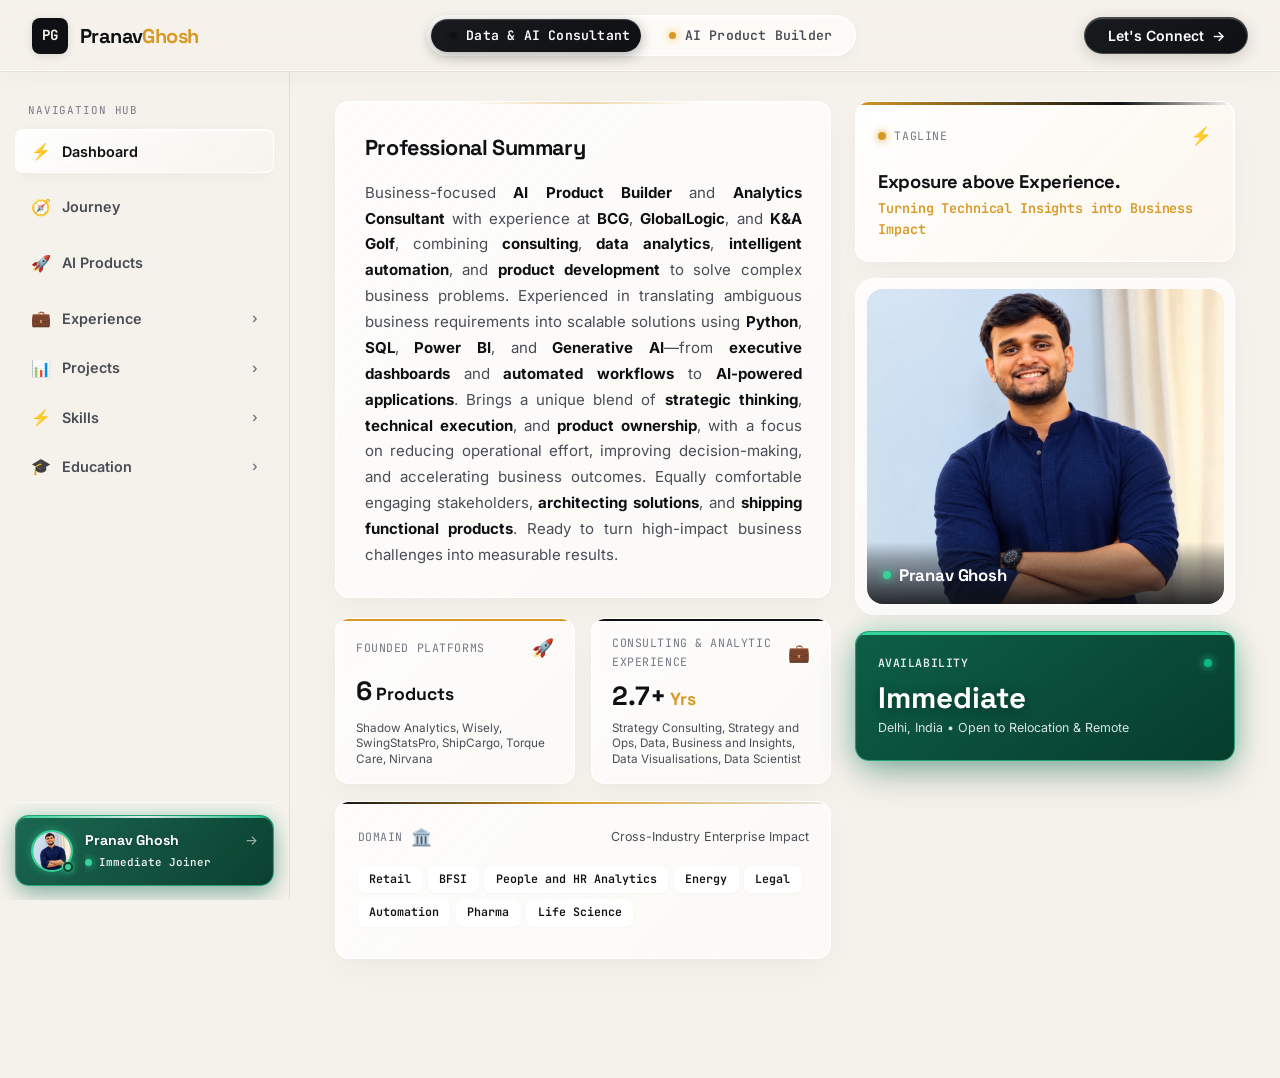
<file: index.html>
<!DOCTYPE html>
<html lang="en">
<head>
  <meta charset="UTF-8">
  <meta name="viewport" content="width=device-width, initial-scale=1.0">
  <title>Pranav Ghosh — Data &amp; AI Consultant | AI Product Builder</title>
  
  <!-- SEO & Social Meta -->
  <meta name="description" content="Dashboard Portfolio of Pranav Ghosh — Data & AI Consultant at Boston Consulting Group (BCG) and AI Product Builder. Specializing in SQL, Python, Power BI, Machine Learning, and GenAI.">
  <meta name="keywords" content="Pranav Ghosh, Data & AI Consultant, BCG, AI Product Builder, Torque Care, Niravana, Shadow Analytics, Power BI, Python, SQL, M.Sc Data Science">
  <meta name="author" content="Pranav Ghosh">

  <!-- OpenGraph Metadata -->
  <meta property="og:title" content="Pranav Ghosh — Data &amp; AI Consultant | AI Product Builder">
  <meta property="og:description" content="Executive Dashboard Portfolio of Pranav Ghosh. Experience at BCG & GlobalLogic, founder of Torque Care, Niravana, and Shadow Analytics.">
  <meta property="og:type" content="website">

  <!-- Favicon Glyph -->
  <link rel="icon" href="data:image/svg+xml,<svg xmlns=%22http://www.w3.org/2000/svg%22 viewBox=%220 0 100 100%22><text y=%22.9em%22 font-size=%2290%22>⚡</text></svg>">

  <!-- Google Fonts -->
  <link rel="preconnect" href="https://fonts.googleapis.com">
  <link href="https://fonts.googleapis.com/css2?family=Caveat:wght@600;700&family=Inter:wght@300;400;500;600;700&family=JetBrains+Mono:wght@400;500;600&family=Space+Grotesk:wght@400;500;600;700;800&display=swap" rel="stylesheet">

  <!-- Stylesheet -->
  <link rel="stylesheet" href="styles.css?v=4">

</head>
<body>


  <!-- ==========================================================================
       DASHBOARD TOP NAVBAR
       Left: PranavGhosh | Centre: Data & AI Consultant | AI Product Builder | Right: Let's Connect
       ========================================================================== -->
  <header class="dashboard-navbar">
    
    <!-- Left: PranavGhosh -->
    <div class="nav-left">
      <button class="nav-toggle-sidebar-btn" id="mobile-sidebar-toggle" title="Toggle Navigation Sidebar">
        <span>☰</span>
      </button>

      <a href="#overview" class="brand-anchor">
        <div class="brand-avatar-mini">PG</div>
        <div class="brand-text-name">Pranav<span>Ghosh</span></div>
      </a>
    </div>

    <!-- Centre: Two separate role buttons with Liquid Glass Sliding Track -->
    <div class="nav-centre">
      <div class="nav-role-slider-track" id="nav-role-slider-track" data-mode="consultant">
        <div class="nav-role-slider-thumb" id="nav-role-slider-thumb"></div>
        <button class="nav-role-pill active" data-mode="consultant" id="nav-pill-consultant" type="button" title="Switch to Data &amp; AI Consultant view">
          <span class="nav-centre-dot"></span>
          <span>Data &amp; AI Consultant</span>
        </button>
        <button class="nav-role-pill nav-role-pill-builder" data-mode="builder" id="nav-pill-builder" type="button" title="Switch to AI Product Builder view">
          <span class="nav-centre-dot dot-yellow"></span>
          <span>AI Product Builder</span>
        </button>
      </div>
    </div>

    <!-- Right: Let's Connect Button -->
    <div class="nav-right">
      <button id="btn-open-connect-modal" class="btn-lets-connect" title="Connect with Pranav">
        <span>Let's Connect</span>
        <span>→</span>
      </button>
    </div>

  </header>

  <!-- ==========================================================================
       DASHBOARD WRAPPER: SIDEBAR + MAIN CONTENT
       ========================================================================== -->
  <div class="dashboard-layout" data-active-page="dashboard">

    <!-- ==========================================================================
         SIDEBAR NAVIGATION (HIERARCHICAL ACCORDION & ROLE FILTERING)
         ========================================================================== -->
    <aside class="dashboard-sidebar" id="dashboard-sidebar" data-active-mode="consultant">
      
      <div class="sidebar-nav-container">
        <div class="sidebar-section-title">Navigation Hub</div>

        <!-- Direct Page: Dashboard (Landing tag removed) -->
        <div class="nav-item-direct">
          <button class="nav-direct-link active" data-page="dashboard" id="nav-btn-dashboard" title="Return to Dashboard">
            <span class="group-header-label">
              <span class="group-icon">⚡</span>
              <span>Dashboard</span>
            </span>
          </button>
        </div>

        <!-- Direct Page: Journey (Does not expand) -->
        <div class="nav-item-direct">
          <button class="nav-direct-link" data-page="journey" id="nav-btn-journey" title="View Professional Journey">
            <span class="group-header-label">
              <span class="group-icon">🧭</span>
              <span>Journey</span>
            </span>
          </button>
        </div>

        <!-- Direct Page: AI Products (Switch to Product Builder) -->
        <div class="nav-item-direct">
          <button class="nav-direct-link" data-page="products" id="nav-btn-products" title="View AI Products Built">
            <span class="group-header-label">
              <span class="group-icon">🚀</span>
              <span>AI Products</span>
            </span>
          </button>
        </div>

        <!-- 1. Experience Group -->
        <div class="nav-group" id="group-experience">
          <button class="nav-group-header" data-target="experience" data-page="experience">
            <span class="group-header-label">
              <span class="group-icon">💼</span>
              <span>Experience</span>
            </span>
            <span class="chevron-icon">›</span>
          </button>
          <div class="nav-submenu">
            <a href="#card-bcg" class="nav-sublink" data-page="experience" data-card="card-bcg">BCG</a>
            <a href="#card-globallogic" class="nav-sublink" data-page="experience" data-card="card-globallogic">GlobalLogic</a>
            <a href="#card-kagolf" class="nav-sublink" data-page="experience" data-card="card-kagolf">K&amp;A</a>
          </div>
        </div>

        <!-- 2. Projects Group -->
        <div class="nav-group" id="group-projects">
          <button class="nav-group-header" data-target="projects" data-page="projects">
            <span class="group-header-label">
              <span class="group-icon">📊</span>
              <span>Projects</span>
            </span>
            <span class="chevron-icon">›</span>
          </button>
          <div class="nav-submenu">
            <a href="#card-urlguard" class="nav-sublink" data-page="projects" data-card="card-urlguard">URL Guard (Malware ML)</a>
            <a href="#card-delivery" class="nav-sublink" data-page="projects" data-card="card-delivery">Power BI Delivery Analytics</a>
            <a href="#card-movie" class="nav-sublink" data-page="projects" data-card="card-movie">Movie Recommendation</a>
            <a href="#card-banking" class="nav-sublink" data-page="projects" data-card="card-banking">Banking Case Study</a>
            <a href="#card-theeye" class="nav-sublink" data-page="projects" data-card="card-theeye">The Eye Attendance</a>
            <a href="#card-excel" class="nav-sublink" data-page="projects" data-card="card-excel">Advanced Excel Modeling</a>
          </div>
        </div>

        <!-- 4. Skills Group -->
        <div class="nav-group" id="group-skills">
          <button class="nav-group-header" data-target="skills" data-page="skills">
            <span class="group-header-label">
              <span class="group-icon">⚡</span>
              <span>Skills</span>
            </span>
            <span class="chevron-icon">›</span>
          </button>
          <div class="nav-submenu">
            <a href="#card-skill-tech" class="nav-sublink" data-page="skills" data-card="card-skill-tech">Technical &amp; Programming</a>
            <a href="#card-skill-bi" class="nav-sublink" data-page="skills" data-card="card-skill-bi">Data Visualizations &amp; BI</a>
            <a href="#card-skill-genai" class="nav-sublink" data-page="skills" data-card="card-skill-genai">GenAI &amp; AI Products</a>
            <a href="#card-skill-ml" class="nav-sublink" data-page="skills" data-card="card-skill-ml">Machine Learning &amp; DL</a>
            <a href="#card-skill-de" class="nav-sublink" data-page="skills" data-card="card-skill-de">Data Engineering &amp; ETL</a>
          </div>
        </div>

        <!-- 5. Education Group -->
        <div class="nav-group" id="group-education">
          <button class="nav-group-header" data-target="education" data-page="education">
            <span class="group-header-label">
              <span class="group-icon">🎓</span>
              <span>Education</span>
            </span>
            <span class="chevron-icon">›</span>
          </button>
          <div class="nav-submenu">
            <a href="#card-edu-christ" class="nav-sublink" data-page="education" data-card="card-edu-christ">M.Sc. Data Science</a>
            <a href="#card-cert-powerbi" class="nav-sublink" data-page="education" data-card="card-cert-powerbi">Microsoft Power BI Analyst</a>
            <a href="#card-languages" class="nav-sublink" data-page="education" data-card="card-languages">Languages Spoken</a>
          </div>
        </div>

      </div>

      <!-- Sticky Sidebar Footer Area with Smooth Morphing Profile -->
      <div class="sidebar-footer-area">
        <div class="sidebar-footer-profile" id="sidebar-footer-profile" title="Connect with Pranav Ghosh (pranavghosh19@gmail.com)">
          <div class="sidebar-avatar-wrapper">
            <img src="assets/images/pranav-photo.jpg" alt="Pranav Ghosh" class="sidebar-avatar-img">
            <span class="sidebar-avatar-beacon"></span>
          </div>
          <div class="sidebar-profile-info">
            <div class="sidebar-profile-name-row">
              <span class="sidebar-profile-name">Pranav Ghosh</span>
              <span class="sidebar-profile-arrow" title="Click to Connect">→</span>
            </div>
            <div class="sidebar-profile-meta-morph">
              <div class="sidebar-profile-status status-consultant active">
                <span class="nav-centre-dot"></span>
                <span>Immediate Joiner</span>
              </div>
              <div class="sidebar-profile-status status-builder">
                <span class="nav-centre-dot dot-yellow"></span>
                <span>Active Founder</span>
              </div>
            </div>
          </div>
        </div>
      </div>

    </aside>

    <!-- ==========================================================================
         MAIN STAGE: DASHBOARD CONTENT & CARDS
         ========================================================================== -->
    <main class="dashboard-main" id="overview">

      <!-- ======================================================================
           PAGE 1: DASHBOARD (LANDING PAGE VIEW)
           ====================================================================== -->
      <section class="page-view active" id="page-dashboard">

        <!-- Landing Page Hero & Metrics Split Layout -->
        <div class="dashboard-landing-split">

          <!-- Left Column: Professional Summary & Capability Metrics -->
          <div class="landing-main-col">

            <!-- Executive Professional Summary Card -->
            <article class="dashboard-card landing-summary-card" id="card-landing-summary">
              <div class="landing-summary-body-wrap">
                <div class="landing-summary-header-row">
                  <h3 class="landing-summary-heading">Professional Summary</h3>
                </div>
                <p class="landing-summary-text">
                  Business-focused <strong>AI Product Builder</strong> and <strong>Analytics Consultant</strong> with experience at <strong>BCG</strong>, <strong>GlobalLogic</strong>, and <strong>K&amp;A Golf</strong>, combining <strong>consulting</strong>, <strong>data analytics</strong>, <strong>intelligent automation</strong>, and <strong>product development</strong> to solve complex business problems. Experienced in translating ambiguous business requirements into scalable solutions using <strong>Python</strong>, <strong>SQL</strong>, <strong>Power BI</strong>, and <strong>Generative AI</strong>—from <strong>executive dashboards</strong> and <strong>automated workflows</strong> to <strong>AI-powered applications</strong>. Brings a unique blend of <strong>strategic thinking</strong>, <strong>technical execution</strong>, and <strong>product ownership</strong>, with a focus on reducing operational effort, improving decision-making, and accelerating business outcomes. Equally comfortable engaging stakeholders, <strong>architecting solutions</strong>, and <strong>shipping functional products</strong>. Ready to turn high-impact business challenges into measurable results.
                </p>
              </div>
            </article>

            <!-- Overview Metric KPI Cluster: Top 2 Compact Cards + Domain Card Below of Both -->
            <div class="landing-metrics-cluster">
              
              <!-- Top Row: Founded Platforms & Consulting Experience (2-Card Row) -->
              <div class="landing-metrics-top-row">
                
                <!-- 1. Founded Platforms -->
                <div class="kpi-card kpi-card-compact" data-route="products" style="cursor: pointer;" title="View AI Product Builder">
                  <div class="kpi-title-row">
                    <span class="kpi-label">Founded Platforms</span>
                    <span class="kpi-icon">🚀</span>
                  </div>
                  <div class="kpi-metric-val">6<span style="font-size: 1.1rem; color: var(--text-pure);"> Products</span></div>
                  <div class="kpi-subtext">Shadow Analytics, Wisely, SwingStatsPro, ShipCargo, Torque Care, Nirvana</div>
                </div>

                <!-- 2. Consulting & Analytic Experience -->
                <div class="kpi-card kpi-card-compact kpi-experience-card" data-route="experience" style="cursor: pointer;" title="View Consulting Experience">
                  <div class="kpi-title-row">
                    <span class="kpi-label">Consulting &amp; Analytic Experience</span>
                    <span class="kpi-icon">💼</span>
                  </div>
                  <div class="kpi-metric-val">2.7+<span style="font-size: 1.1rem; color: var(--yellow-subtle);"> Yrs</span></div>
                  <div class="kpi-subtext">Strategy Consulting, Strategy and Ops, Data, Business and Insights, Data Visualisations, Data Scientist</div>
                </div>

              </div>

              <!-- Bottom: Domain Card (Horizontal Card Below of Both Cards) -->
              <div class="kpi-card domain-card-horizontal">
                <div class="domain-h-header">
                  <div class="domain-h-title">
                    <span class="kpi-label">Domain</span>
                    <span class="kpi-icon">🏛️</span>
                  </div>
                  <div class="kpi-subtext domain-h-subtext">Cross-Industry Enterprise Impact</div>
                </div>
                <div class="domain-pills-wrap domain-h-pills">
                  <span class="domain-pill">Retail</span>
                  <span class="domain-pill">BFSI</span>
                  <span class="domain-pill">People and HR Analytics</span>
                  <span class="domain-pill">Energy</span>
                  <span class="domain-pill">Legal</span>
                  <span class="domain-pill">Automation</span>
                  <span class="domain-pill">Pharma</span>
                  <span class="domain-pill">Life Science</span>
                </div>
              </div>

            </div>

          </div>

          <!-- Right Column: Tagline Card, Portrait Photo, & Availability -->
          <div class="landing-portrait-col">
            
            <!-- 1. Dedicated Tagline Card (Above Image) -->
            <div class="kpi-card tagline-card" id="card-tagline">
              <div class="kpi-title-row">
                <div class="tagline-label-wrap">
                  <span class="tagline-pulse-dot"></span>
                  <span class="kpi-label">Tagline</span>
                </div>
                <span class="kpi-icon">⚡</span>
              </div>
              <div class="tagline-content">
                <div class="tagline-main-text">Exposure above Experience.</div>
                <div class="tagline-sub-text">Turning Technical Insights into Business Impact</div>
              </div>
            </div>

            <!-- 2. The Portrait Photo Card -->
            <div class="landing-photo-card" id="landing-photo-card">
              <div class="landing-photo-frame">
                <img src="assets/images/pranav-portrait.jpg" alt="Pranav Ghosh - Data &amp; AI Consultant &amp; Product Builder" class="landing-profile-img">
                <div class="landing-photo-overlay-glass">
                  <div class="photo-overlay-badge">
                    <span class="photo-active-pulse"></span>
                    <span>Pranav Ghosh</span>
                  </div>
                </div>
              </div>
            </div>

            <!-- 3. Availability Card - Positioned Directly Below the Image -->
            <div class="kpi-card kpi-card-green" id="kpi-availability-card" style="cursor: pointer;" title="Click to Connect with Pranav">
              <div class="kpi-title-row">
                <span class="kpi-label">Availability</span>
                <span class="kpi-green-dot" title="Active Immediate Availability"></span>
              </div>
              <div class="kpi-metric-val">Immediate</div>
              <div class="kpi-subtext">Delhi, India • Open to Relocation &amp; Remote</div>
            </div>

          </div>

        </div>



      </section>

      <!-- ======================================================================
           PAGE 2: PROFESSIONAL & PRODUCT JOURNEY (VERTICAL TIMELINE - NO SCROLL)
           ====================================================================== -->
      <section class="page-view dashboard-section" id="page-journey">
        
        <!-- Header with Title & Duration Badge on Right -->
        <div class="section-title-bar journey-header-bar">
          <div class="section-heading-cluster">
            <div class="section-heading-icon">🧭</div>
            <h2 class="section-main-heading">Professional Journey</h2>
          </div>
          <div class="journey-header-badge-wrap">
            <span class="section-badge-count">Aug 2017 – Present &bull; 7 Milestones</span>
          </div>
        </div>

        <!-- Vertical Alternating Timeline Container (Fits Screen, Zero Scroll) -->
        <div class="journey-v-wrapper" id="journey-track-wrapper">
          <div class="journey-v-track">

            <!-- Continuous Central Timeline Axis -->
            <div class="journey-v-axis-line"></div>

            <!-- Milestone 1: Aug 2017 - Mar 2021 (LEFT) -->
            <div class="journey-v-step step-left" id="step-bca">
              <div class="v-step-slot slot-left">
                <article class="dashboard-card journey-v-card" id="card-journey-bca">
                  <div class="journey-v-date mobile-only">Aug 2017 – Mar 2021</div>
                  <h3 class="journey-v-title">Bachelor's of Computer Application (GGSIPU)</h3>
                </article>
                <div class="v-connector-stem stem-left"></div>
              </div>

              <div class="v-node-wrapper">
                <div class="v-node-badge" title="Aug 2017 – Mar 2021">
                  <span class="v-node-icon">🎓</span>
                </div>
              </div>

              <!-- Duration in front of tab (Right) -->
              <div class="v-step-slot slot-right slot-duration">
                <div class="v-connector-stem stem-right"></div>
                <div class="journey-v-duration-badge">
                  <span class="journey-duration-date">Aug 2017 – Mar 2021</span>
                  <span class="journey-duration-sep">&bull;</span>
                  <span class="journey-duration-length">3 Yrs 8 Mos</span>
                </div>
              </div>
            </div>

            <!-- Milestone 2: Apr 2021 - Sept 2021 (RIGHT) -->
            <div class="journey-v-step step-right" id="step-kagolf">
              <!-- Duration in front of tab (Left) -->
              <div class="v-step-slot slot-left slot-duration">
                <div class="journey-v-duration-badge">
                  <span class="journey-duration-date">Apr 2021 – Sept 2021</span>
                  <span class="journey-duration-sep">&bull;</span>
                  <span class="journey-duration-length">6 Mos</span>
                </div>
                <div class="v-connector-stem stem-left"></div>
              </div>

              <div class="v-node-wrapper">
                <div class="v-node-badge" title="Apr 2021 – Sept 2021">
                  <span class="v-node-icon">⛳</span>
                </div>
              </div>

              <div class="v-step-slot slot-right">
                <div class="v-connector-stem stem-right"></div>
                <article class="dashboard-card journey-v-card" id="card-journey-kagolf">
                  <div class="journey-v-date mobile-only">Apr 2021 – Sept 2021</div>
                  <h3 class="journey-v-title">Executive – Data Analytics &amp; Operations at K&amp;A Golf Pvt Ltd, Gurgaon</h3>
                </article>
              </div>
            </div>

            <!-- Milestone 3: Oct 2021 - Jul 2022 (LEFT) -->
            <div class="journey-v-step step-left" id="step-swingstats">
              <div class="v-step-slot slot-left">
                <article class="dashboard-card journey-v-card" id="card-journey-swingstatspro">
                  <div class="journey-v-date mobile-only">Oct 2021 – Jul 2022</div>
                  <h3 class="journey-v-title">Independent Product Builder (SwingStatsPro)</h3>
                </article>
                <div class="v-connector-stem stem-left"></div>
              </div>

              <div class="v-node-wrapper">
                <div class="v-node-badge" title="Oct 2021 – Jul 2022">
                  <span class="v-node-icon">🛠️</span>
                </div>
              </div>

              <!-- Duration in front of tab (Right) -->
              <div class="v-step-slot slot-right slot-duration">
                <div class="v-connector-stem stem-right"></div>
                <div class="journey-v-duration-badge">
                  <span class="journey-duration-date">Oct 2021 – Jul 2022</span>
                  <span class="journey-duration-sep">&bull;</span>
                  <span class="journey-duration-length">10 Mos</span>
                </div>
              </div>
            </div>

            <!-- Milestone 4: Aug 2022 - Jun 2024 (RIGHT) -->
            <div class="journey-v-step step-right" id="step-masters">
              <!-- Duration in front of tab (Left) -->
              <div class="v-step-slot slot-left slot-duration">
                <div class="journey-v-duration-badge">
                  <span class="journey-duration-date">Aug 2022 – Jun 2024</span>
                  <span class="journey-duration-sep">&bull;</span>
                  <span class="journey-duration-length">1 Yr 11 Mos</span>
                </div>
                <div class="v-connector-stem stem-left"></div>
              </div>

              <div class="v-node-wrapper">
                <div class="v-node-badge" title="Aug 2022 – Jun 2024">
                  <span class="v-node-icon">📜</span>
                </div>
              </div>

              <div class="v-step-slot slot-right">
                <div class="v-connector-stem stem-right"></div>
                <article class="dashboard-card journey-v-card" id="card-journey-masters">
                  <div class="journey-v-date mobile-only">Aug 2022 – Jun 2024</div>
                  <h3 class="journey-v-title">M.Sc in Data Science (Christ University), Bengaluru</h3>
                </article>
              </div>
            </div>

            <!-- Milestone 5: Jul 2024 - Sept 2025 (LEFT) -->
            <div class="journey-v-step step-left" id="step-globallogic">
              <div class="v-step-slot slot-left">
                <article class="dashboard-card journey-v-card" id="card-journey-globallogic">
                  <div class="journey-v-date mobile-only">Jul 2024 – Sept 2025</div>
                  <h3 class="journey-v-title">Associate Analyst at GlobalLogic, Gurgaon</h3>
                </article>
                <div class="v-connector-stem stem-left"></div>
              </div>

              <div class="v-node-wrapper">
                <div class="v-node-badge" title="Jul 2024 – Sept 2025">
                  <span class="v-node-icon">💼</span>
                </div>
              </div>

              <!-- Duration in front of tab (Right) -->
              <div class="v-step-slot slot-right slot-duration">
                <div class="v-connector-stem stem-right"></div>
                <div class="journey-v-duration-badge">
                  <span class="journey-duration-date">Jul 2024 – Sept 2025</span>
                  <span class="journey-duration-sep">&bull;</span>
                  <span class="journey-duration-length">1 Yr 3 Mos</span>
                </div>
              </div>
            </div>

            <!-- Milestone 6: Sept 2025 - May 2026 (RIGHT) -->
            <div class="journey-v-step step-right" id="step-bsk">
              <!-- Duration in front of tab (Left) -->
              <div class="v-step-slot slot-left slot-duration">
                <div class="journey-v-duration-badge">
                  <span class="journey-duration-date">Sept 2025 – May 2026</span>
                  <span class="journey-duration-sep">&bull;</span>
                  <span class="journey-duration-length">9 Mos</span>
                </div>
                <div class="v-connector-stem stem-left"></div>
              </div>

              <div class="v-node-wrapper">
                <div class="v-node-badge" title="Sept 2025 – May 2026">
                  <span class="v-node-icon">🏛️</span>
                </div>
              </div>

              <div class="v-step-slot slot-right">
                <div class="v-connector-stem stem-right"></div>
                <article class="dashboard-card journey-v-card" id="card-journey-bsk">
                  <div class="journey-v-date mobile-only">Sept 2025 – May 2026</div>
                  <h3 class="journey-v-title">BSK Outside Consultant at PersolKelly hired for BCG, Gurgaon</h3>
                </article>
              </div>
            </div>

            <!-- Milestone 7: Jun 2026 - Present (LEFT - PRESENT & ENLARGED) -->
            <div class="journey-v-step step-left step-present" id="step-ai-builder">
              <div class="v-step-slot slot-left">
                <article class="dashboard-card journey-v-card card-present" id="card-journey-ai-builder">
                  <div class="journey-present-header mobile-only">
                    <span class="journey-v-date highlight">Jun 2026 – Present</span>
                    <span class="journey-active-badge">
                      <span class="photo-active-pulse"></span>
                      <span>Present</span>
                    </span>
                  </div>
                  
                  <h3 class="journey-v-title present-title">Independent AI Product Builder</h3>
                </article>
                <div class="v-connector-stem stem-left stem-present"></div>
              </div>

              <div class="v-node-wrapper">
                <div class="v-node-badge node-present" title="Jun 2026 – Present">
                  <span class="v-node-icon">🚀</span>
                  <span class="node-beacon"></span>
                </div>
              </div>

              <!-- Duration in front of tab (Right) -->
              <div class="v-step-slot slot-right slot-duration">
                <div class="v-connector-stem stem-right stem-present"></div>
                <div class="journey-v-duration-badge duration-present">
                  <span class="photo-active-pulse"></span>
                  <span class="journey-duration-date">Jun 2026 – Present</span>
                </div>
              </div>
            </div>

          </div>
        </div>

      </section>

      <!-- ======================================================================
           PAGE 2: EXPERIENCE (STANDALONE VIEW)
           ====================================================================== -->
      <section class="page-view dashboard-section" id="page-experience">
        <div class="section-title-bar experience-title-bar">
          <div class="section-heading-cluster">
            <div class="section-heading-icon">💼</div>
            <h2 class="section-main-heading">Experience</h2>
          </div>
          <div class="experience-highlight-badge" title="Total Professional Experience: 2.7 Years">
            <span class="exp-badge-pulse-dot"></span>
            <span class="exp-badge-label">TOTAL EXPERIENCE</span>
            <span class="exp-badge-divider">•</span>
            <span class="exp-badge-years">2.7 Years</span>
          </div>
        </div>

        <div class="experience-horizontal-stack">
          
          <!-- Horizontal Card 1: Boston Consulting Group (BCG) -->
          <article class="dashboard-card experience-card-horizontal" id="card-bcg">
            <!-- Left Brand Pillar: Dual Brand (PERSOLKELLY -> Hired for -> BCG) + Meta -->
            <div class="exp-horizontal-left">
              <div class="exp-dual-brand-wrap">
                <a href="https://www.persolkelly.co.in/" target="_blank" rel="noopener noreferrer" class="exp-logo-container exp-logo-persolkelly" title="Visit PERSOLKELLY Consulting">
                  <img src="assets/images/logo-persolkelly.png" alt="PERSOLKELLY Consulting Logo" class="exp-company-logo">
                </a>

                <div class="exp-hired-connector">
                  <span class="exp-hired-line"></span>
                  <span class="exp-hired-badge">Hired for <span class="exp-hired-arrow">↓</span></span>
                  <span class="exp-hired-line"></span>
                </div>

                <a href="https://www.bcg.com/" target="_blank" rel="noopener noreferrer" class="exp-logo-container exp-logo-bcg" title="Visit Boston Consulting Group">
                  <img src="assets/images/logo-bcg.png" alt="Boston Consulting Group Logo" class="exp-company-logo">
                </a>
              </div>
              
              <div class="exp-company-meta">
                <a href="https://www.bcg.com/" target="_blank" rel="noopener noreferrer" class="exp-company-link" title="Visit Boston Consulting Group">
                  <span>Boston Consulting Group</span>
                  <span class="exp-link-arrow">↗</span>
                </a>
                <span class="card-duration-badge exp-duration">Sept 2025 – May 2026</span>
                
                <div class="exp-clients-badge-wrap">
                  <span class="exp-clients-label">3 Client Engagements</span>
                  <div class="exp-clients-pills">
                    <span class="exp-client-pill"><span class="client-dot client-dot-bcg"></span>BCG Global HRIS</span>
                    <span class="exp-client-pill"><span class="client-dot client-dot-visa"></span>Visa</span>
                    <span class="exp-client-pill"><span class="client-dot client-dot-novartis"></span>Novartis</span>
                  </div>
                </div>
              </div>
            </div>

            <!-- Right Detail Column: Role + 3 Dedicated Client Tracks + Tech Chips -->
            <div class="exp-horizontal-right">
              <div class="exp-role-header">
                <div class="exp-role-title-row">
                  <h3 class="card-role-title">BSK Outside Consultant</h3>
                  <span class="exp-domain-pill">FinTech • Life Sciences &amp; Pharma • People &amp; HR Analytics</span>
                </div>
              </div>

              <p class="card-body-desc exp-summary">
                Outside Consultant delivering automated, data-driven reporting solutions, executive telemetry dashboards, ETL lineage analysis, and commercial intelligence across 3 client engagements: <strong>BCG Global HRIS</strong>, <strong>Visa</strong>, and <strong>Novartis</strong>.
              </p>

              <!-- Track 1: BCG Global HRIS -->
              <div class="exp-client-track">
                <div class="exp-track-header">
                  <span class="track-client-badge">Client 1</span>
                  <h4 class="track-client-name">BCG Global HRIS</h4>
                  <span class="track-focus-tag">• Replacing Workday with BCG Global HRIS — Eliminating Workday Subscription Cost &amp; Elevating Performance</span>
                </div>
                <p class="track-lead-desc">
                  Developed end-to-end Power BI Business Intelligence solutions by integrating <strong>Power Apps</strong>, <strong>SharePoint</strong>, <strong>SQL</strong>, <strong>Excel</strong>, <strong>Python</strong>, <strong>REST APIs</strong>, and <strong>Microsoft Copilot Studio AI Agents</strong>, reducing manual reporting efforts by <strong>80%</strong> and improving data accessibility across 5+ business functions.
                </p>
                <ul class="card-bullet-points exp-bullets">
                  <li class="card-bullet-item">
                    <strong>Star Schema &amp; ETL Performance:</strong> Designed optimized star schema data models, advanced DAX measures, Power Query ETL pipelines, Row-Level Security (RLS), and automated refresh processes, improving dashboard performance by <strong>50%</strong> and reducing query execution time by <strong>40%</strong>.
                  </li>
                  <li class="card-bullet-item">
                    <strong>Enterprise AI Agents (Copilot Studio):</strong> Created and deployed AI Agents using <strong>Microsoft Copilot Studio</strong> to automate business workflows, retrieve enterprise data, answer business queries, and streamline reporting processes, enabling faster and more intelligent decision-making.
                  </li>
                  <li class="card-bullet-item">
                    <strong>Executive &amp; Client-Facing Dashboards:</strong> Built <strong>20+ client-facing dashboards</strong> featuring KPI scorecards, forecasting, drill-through analysis, decomposition trees, dynamic parameters, bookmarks, and custom visualizations, enabling leadership teams to make decisions <strong>30% faster</strong>.
                  </li>
                  <li class="card-bullet-item">
                    <strong>Intelligent Workflow Automation:</strong> Automated business workflows by connecting <strong>Power Apps</strong>, <strong>SharePoint</strong>, <strong>Power BI</strong>, and Agentic AI-driven processes, eliminating repetitive data entry, increasing reporting accuracy by <strong>95%</strong>, and saving <strong>15+ hours per week</strong> of operational effort.
                  </li>
                  <li class="card-bullet-item">
                    <strong>Scalable Delivery &amp; Self-Service Adoption:</strong> Collaborated with business stakeholders and clients to deliver scalable BI and AI-powered enterprise solutions, supporting <strong>100K+ records</strong> and increasing self-service analytics adoption by <strong>60%</strong> through interactive storytelling, enterprise reporting, and intelligent automation.
                  </li>
                </ul>
              </div>

              <!-- Track 2: Visa -->
              <div class="exp-client-track exp-client-track-visa">
                <div class="exp-track-header">
                  <span class="track-client-badge">Client 2</span>
                  <h4 class="track-client-name">Visa</h4>
                  <span class="track-focus-tag">• Data Lineage, STTM Feasibility &amp; Tableau-to-Power BI Migration</span>
                </div>
                <ul class="card-bullet-points exp-bullets">
                  <li class="card-bullet-item">
                    <strong>KPI Extraction and Automation:</strong> Developed and utilized Python-based, AI-assisted parsing utilities to extract KPIs and their underlying column dependencies from Tableau workbooks, streamlining metadata analysis across multiple dashboards.
                  </li>
                  <li class="card-bullet-item">
                    <strong>Data Lineage and ETL Analysis:</strong> Analyzed Python, PySpark, and Airflow DAGs across Git repositories to understand ETL pipelines, data transformations, and dependencies between source systems, the shared Cross-Border data mart, and Tableau reports.
                  </li>
                  <li class="card-bullet-item">
                    <strong>Source-to-Target Mapping (STTM) Feasibility Assessment:</strong> Performed column-level feasibility checks by validating KPI source columns against existing STTM documentation and DDL definitions to determine data availability and mapping completeness.
                  </li>
                  <li class="card-bullet-item">
                    <strong>CDE Validation and Gap Analysis:</strong> Evaluated unmapped columns against Visa's Critical Data Elements (CDEs), classified KPIs based on mapping feasibility, documented gaps and proposed transformations in internal STTM documentation, and collaborated with Visa's production team to resolve mapping discrepancies.
                  </li>
                  <li class="card-bullet-item">
                    <strong>Power BI Migration and Semantic Layer Preparation:</strong> Supported the Tableau-to-Power BI modernization initiative by preparing validated KPI metadata, source-to-target mappings, and transformation requirements for subsequent OSI YAML configuration, semantic-layer development, and report migration.
                  </li>
                </ul>

                <!-- Visa End-to-End Lineage & Architecture Flow -->
                <div class="visa-pipeline-flow-wrap">
                  <div class="visa-pipeline-header">
                    <div class="visa-pipeline-title-group">
                      <span class="visa-flow-icon">⚡</span>
                      <div>
                        <h5 class="visa-pipeline-heading">Cross-Border Data Lineage &amp; STTM Architecture</h5>
                        <span class="visa-pipeline-sub">Source Systems → AI Parser → STTM / CDE Validation → OSI YAML → Power BI Semantic Layer</span>
                      </div>
                    </div>
                    <span class="visa-pipeline-tag">Enterprise Telemetry</span>
                  </div>

                  <!-- 5 Visual Stage Gates -->
                  <div class="visa-stages-grid">
                    <div class="visa-stage-step">
                      <span class="step-count">Stage 01</span>
                      <strong class="step-label">Ingestion &amp; Mart</strong>
                      <p class="step-desc">Visa Source Systems ➔ Spark ETL &amp; Airflow DAGs ➔ Cross-Border Data Mart</p>
                    </div>
                    <div class="visa-stage-step">
                      <span class="step-count">Stage 02</span>
                      <strong class="step-label">Tableau Reports</strong>
                      <p class="step-desc">12 Tableau Dashboards ➔ KPIs, Measures &amp; Business Calculations</p>
                    </div>
                    <div class="visa-stage-step">
                      <span class="step-count">Stage 03</span>
                      <strong class="step-label">AI KPI Extraction</strong>
                      <p class="step-desc">Python AI Parser ➔ Automated Extraction ➔ Source Column Lineage</p>
                    </div>
                    <div class="visa-stage-step">
                      <span class="step-count">Stage 04</span>
                      <strong class="step-label">STTM &amp; CDE Feasibility</strong>
                      <p class="step-desc">Validation Check ➔ Fully Feasible vs CDE Gap Mapping ➔ Visa Prod Validation</p>
                    </div>
                    <div class="visa-stage-step">
                      <span class="step-count">Stage 05</span>
                      <strong class="step-label">Power BI Semantic</strong>
                      <p class="step-desc">OSI YAML Definition ➔ Semantic Layer ➔ Production Modernized Reports</p>
                    </div>
                  </div>

                  <!-- Architectural Flow Schematic Terminal -->
                  <div class="visa-schematic-terminal">
                    <div class="visa-terminal-top">
                      <div class="screen-mac-dots">
                        <span class="dot dot-red"></span>
                        <span class="dot dot-yellow"></span>
                        <span class="dot dot-green"></span>
                      </div>
                      <span class="visa-terminal-file">visa-crossborder-lineage-flow.architecture</span>
                      <span class="visa-terminal-badge">STTM Pipeline</span>
                    </div>
                    <pre class="visa-ascii-diagram"><code>          <span class="node-cyan">VISA SOURCE SYSTEMS</span>
                         │
                         ▼
              <span class="node-purple">ETL / Spark Processing</span>
                         │
                    <span class="node-purple">Airflow DAGs</span>
                         │
                         ▼
              <span class="node-gold">Generic Cross-Border</span>
                   <span class="node-gold">Data Mart</span>
                         │
          ┌──────────────┼──────────────┐
          ▼              ▼              ▼
     <span class="node-cyan">Tableau WB 1</span>   <span class="node-cyan">Tableau WB 2</span>   ... <span class="node-cyan">Tableau WB 12</span>
          │              │
          ▼              ▼
       <span class="node-dim">KPIs / Measures / Business Logic</span>
                         │
                         ▼
                 <span class="node-gold">KPI Extraction</span>
                  <span class="node-gold">(AI Parser)</span>
                         │
                         ▼
              <span class="node-dim">Source Column Lineage</span>
                         │
                         ▼
                 <span class="node-cyan">STTM Feasibility</span>
                    <span class="node-cyan">Validation</span>
                  /           \
                 /             \
        <span class="node-green">Fully Feasible</span>       <span class="node-coral">Gap</span>
                              │
                              ▼
                         <span class="node-purple">CDE Mapping</span>
                              │
                    ┌─────────┴─────────┐
                    ▼                   ▼
              <span class="node-green">CDE Feasible</span>         <span class="node-coral">Not Feasible</span>
                    │                   │
                    └─────────┬─────────┘
                              ▼
                    <span class="node-dim">Internal STTM / Gap</span>
                         <span class="node-dim">Documentation</span>
                              │
                              ▼
                     <span class="node-cyan">Visa Production Team</span>
                         <span class="node-cyan">Validation</span>
                              │
                              ▼
                        <span class="node-gold">OSI YAML</span>
                              │
                              ▼
                    <span class="node-gold">Power BI Semantic Layer</span>
                              │
                              ▼
                       <span class="node-green">Power BI Report</span></code></pre>
                  </div>
                </div>
              </div>

              <!-- Track 3: Novartis -->
              <div class="exp-client-track exp-client-track-novartis">
                <div class="exp-track-header">
                  <span class="track-client-badge">Client 3</span>
                  <h4 class="track-client-name">Novartis</h4>
                  <span class="track-focus-tag">• Pharma Commercial Analytics – Power BI Reports &amp; Dashboards</span>
                </div>
                <ul class="card-bullet-points exp-bullets">
                  <li class="card-bullet-item">
                    <strong>Commercial Performance Dashboards:</strong> Developed Power BI reports and interactive dashboards to analyze pharmaceutical sales, brand positioning, market share, and product performance across markets.
                  </li>
                  <li class="card-bullet-item">
                    <strong>Drug-Level Sales &amp; Growth Analysis:</strong> Used SQL, Excel, and Power BI to analyze drug-level sales trends, market growth, percentage changes, and competitive brand performance.
                  </li>
                  <li class="card-bullet-item">
                    <strong>Patient Analytics &amp; Adoption Trends:</strong> Designed patient analytics dashboards to track estimated patient reach, drug consumption patterns, and treatment adoption trends.
                  </li>
                  <li class="card-bullet-item">
                    <strong>Field Intelligence Integration:</strong> Integrated field reporting data into analytical reports, providing visibility into field activities, market insights, and sales performance for commercial teams.
                  </li>
                  <li class="card-bullet-item">
                    <strong>Executive KPI Reporting:</strong> Created KPI-driven visualizations and executive-ready reports to identify growth opportunities, monitor brand performance, and support data-driven sales and marketing decisions.
                  </li>
                </ul>
              </div>

              <div class="card-chips-row exp-chips">
                <span class="tech-chip">Power BI</span>
                <span class="tech-chip">Microsoft Copilot Studio</span>
                <span class="tech-chip">Power Apps</span>
                <span class="tech-chip">SharePoint</span>
                <span class="tech-chip">DAX &amp; Star Schema</span>
                <span class="tech-chip">Row-Level Security (RLS)</span>
                <span class="tech-chip">REST APIs</span>
                <span class="tech-chip">SQL</span>
                <span class="tech-chip">Python</span>
                <span class="tech-chip">Power Query</span>
                <span class="tech-chip">Tableau</span>
                <span class="tech-chip">PySpark</span>
                <span class="tech-chip">Apache Airflow</span>
                <span class="tech-chip">STTM &amp; CDE</span>
                <span class="tech-chip">OSI YAML</span>
                <span class="tech-chip">Pharma Commercial Analytics</span>
                <span class="tech-chip">Patient Analytics</span>
              </div>
            </div>
          </article>

          <!-- Horizontal Card 2: GlobalLogic -->
          <article class="dashboard-card experience-card-horizontal" id="card-globallogic">
            <!-- Left Brand Pillar: Logo + Company + Duration + 2 Client Badges + AI Product -->
            <div class="exp-horizontal-left">
              <div class="exp-logo-container">
                <img src="assets/images/logo-globallogic.png" alt="GlobalLogic Logo" class="exp-company-logo">
              </div>
              
              <div class="exp-company-meta">
                <a href="https://www.globallogic.com/in/" target="_blank" rel="noopener noreferrer" class="exp-company-link" title="Visit GlobalLogic">
                  <span>GlobalLogic (Hitachi)</span>
                  <span class="exp-link-arrow">↗</span>
                </a>
                <span class="card-duration-badge exp-duration">July 2024 – Sept 2025</span>
                
                <div class="exp-clients-badge-wrap">
                  <span class="exp-clients-label">2 Client Engagements</span>
                  <div class="exp-clients-pills">
                    <span class="exp-client-pill"><span class="client-dot client-dot-wm"></span>Wood Mackenzie</span>
                    <span class="exp-client-pill"><span class="client-dot client-dot-cont"></span>Continuous</span>
                  </div>
                </div>

                <div class="exp-clients-badge-wrap exp-product-badge-wrap">
                  <span class="exp-clients-label">AI Product</span>
                  <div class="exp-clients-pills">
                    <a href="#card-shadowanalytics" class="exp-client-pill exp-product-pill" data-page="products" data-card="card-shadowanalytics" title="View Shadow Analytics in AI Product Builder">
                      <span class="client-dot client-dot-ai"></span>
                      <span>Shadow Analytics</span>
                      <span class="exp-link-arrow">↗</span>
                    </a>
                  </div>
                </div>
              </div>
            </div>

            <!-- Right Detail Column: Role + 2 Dedicated Client Tracks + Tech Chips -->
            <div class="exp-horizontal-right">
              <div class="exp-role-header">
                <div class="exp-role-title-row">
                  <h3 class="card-role-title">Associate Analyst</h3>
                  <span class="exp-domain-pill">Market Research • Financial Analytics • Document Intelligence</span>
                </div>
              </div>

              <p class="card-body-desc exp-summary">
                Delivered quantitative market research, financial analytics, and automated document extraction solutions across 2 international client engagements: <strong>Wood Mackenzie (UK-Timings)</strong> and <strong>Continuous (US-Timings)</strong>.
              </p>

              <!-- Track 1: Wood Mackenzie -->
              <div class="exp-client-track">
                <div class="exp-track-header">
                  <span class="track-client-badge">Client 1</span>
                  <h4 class="track-client-name">Wood Mackenzie</h4>
                  <span class="track-focus-tag">• Market Research &amp; Financial Analytics (UK-Timings)</span>
                </div>
                <ul class="card-bullet-points exp-bullets">
                  <li class="card-bullet-item">
                    Conducted financial and market research using Bloomberg, SEC filings, 10-Ks, annual and sustainability reports to support market intelligence.
                  </li>
                  <li class="card-bullet-item">
                    Extracted and validated financial parameters including revenue, OPEX, EBITDA, operating/net income, assets, liabilities, equity, and cash flows.
                  </li>
                  <li class="card-bullet-item">
                    Analysed Risk Factors, MD&amp;A, segment performance, revenue drivers, YoY trends, and financial variances to identify business insights.
                  </li>
                  <li class="card-bullet-item">
                    Used Excel, Pivot Tables, Power Query, VBA, and Macros to automate research workflows, structure datasets, perform variance analysis, and improve reporting efficiency.
                  </li>
                  <li class="card-bullet-item">
                    Developed SQL queries to extract, transform, validate, and consolidate financial and market datasets, improving data reliability.
                  </li>
                  <li class="card-bullet-item">
                    Supported automation, BI, and ML workflows for predictive analytics, anomaly detection, and pattern recognition.
                  </li>
                </ul>
              </div>

              <!-- Track 2: Continuous -->
              <div class="exp-client-track">
                <div class="exp-track-header">
                  <span class="track-client-badge">Client 2</span>
                  <h4 class="track-client-name">Continuous</h4>
                  <span class="track-focus-tag">• Document Intelligence &amp; Data Analytics (US-Timings)</span>
                </div>
                <ul class="card-bullet-points exp-bullets">
                  <li class="card-bullet-item">
                    Delivered data extraction and analytics solutions across legal, BFSI, automobile, and other domains, identifying data gaps, operational challenges, and automation opportunities.
                  </li>
                  <li class="card-bullet-item">
                    Translated analytical findings into actionable recommendations, business strategies, and executive-level PowerPoint presentations covering insights, risks, opportunities, and recommendations.
                  </li>
                  <li class="card-bullet-item">
                    Developed Python workflows to extract, clean, structure, and validate data from scanned PDFs, legal documents, financial records, and unstructured sources using Selenium and BeautifulSoup.
                  </li>
                  <li class="card-bullet-item">
                    Applied Python, SQL, EDA, statistical analysis, feature engineering, anomaly detection, and predictive analytics for data-driven problem solving.
                  </li>
                  <li class="card-bullet-item">
                    Designed automated workflows integrating Python, SQL, Excel, APIs, web scraping, and BI platforms to improve data availability, reliability, and operational efficiency.
                  </li>
                </ul>
              </div>

              <div class="card-chips-row exp-chips">
                <span class="tech-chip">Python</span>
                <span class="tech-chip">SQL</span>
                <span class="tech-chip">Bloomberg</span>
                <span class="tech-chip">SEC Filings / 10-Ks</span>
                <span class="tech-chip">Excel &amp; VBA</span>
                <span class="tech-chip">Power Query</span>
                <span class="tech-chip">Selenium</span>
                <span class="tech-chip">BeautifulSoup</span>
                <span class="tech-chip">Power BI</span>
                <span class="tech-chip">Predictive Analytics</span>
                <span class="tech-chip">Anomaly Detection</span>
              </div>
            </div>
          </article>

          <!-- Horizontal Card 3: K&A Golf Private Limited -->
          <article class="dashboard-card experience-card-horizontal" id="card-kagolf">
            <!-- Left Brand Pillar: Logo + Company + Duration + Domain Badge + AI Product -->
            <div class="exp-horizontal-left">
              <div class="exp-logo-container">
                <img src="assets/images/logo-kagolf.png" alt="K&A Golf Logo" class="exp-company-logo">
              </div>
              
              <div class="exp-company-meta">
                <a href="https://kagolf.co.in/" target="_blank" rel="noopener noreferrer" class="exp-company-link" title="Visit K&A Golf">
                  <span>K&amp;A Golf Pvt. Ltd.</span>
                  <span class="exp-link-arrow">↗</span>
                </a>
                <span class="card-duration-badge exp-duration">April 2021 – Sept 2021</span>
                <span class="exp-engagement-badge">Data Analytics • Excel Automation • BI</span>

                <div class="exp-clients-badge-wrap exp-product-badge-wrap">
                  <span class="exp-clients-label">AI Product</span>
                  <div class="exp-clients-pills">
                    <a href="#card-swingstatspro" class="exp-client-pill exp-product-pill" data-page="products" data-card="card-swingstatspro" title="View SwingStatsPro in AI Product Builder">
                      <span class="client-dot client-dot-ai"></span>
                      <span>SwingStatsPro</span>
                      <span class="exp-link-arrow">↗</span>
                    </a>
                  </div>
                </div>
              </div>
            </div>

            <!-- Right Detail Column: Role + Summary + Bullets + Tech Chips -->
            <div class="exp-horizontal-right">
              <div class="exp-role-header">
                <div class="exp-role-title-row">
                  <h3 class="card-role-title">Executive – Data Analytics &amp; Operations</h3>
                  <span class="exp-domain-pill">Data Analytics • Excel Automation • Business Intelligence</span>
                </div>
              </div>

              <p class="card-body-desc exp-summary">
                Spearheaded data analytics, Excel-based reporting automation, and business intelligence for golf operations and sports technology products across 11 cities. Engineered custom scoring algorithms, interactive Looker Studio dashboards, and automated calculation models, while conceptualizing and piloting <strong>SwingStatsPro</strong>, an AI-powered sports telemetry platform.
              </p>

              <ul class="card-bullet-points exp-bullets">
                <li class="card-bullet-item">
                  <strong>Excel &amp; VBA Automation</strong>: Developed Excel-based automation solutions using VBA, Macros and advanced formulas (VLOOKUP, INDEX-MATCH, SUMIFS) to streamline golf scoring, automate calculations, and reduce repetitive manual data processing.
                </li>
                <li class="card-bullet-item">
                  <strong>SwingStatsPro AI Telemetry</strong>: Conceptualized and developed <strong>SwingStatsPro</strong>, an AI sports telemetry platform combining simulator sensor feeds, launch angle calculations, and pose analysis to deliver automated swing kinematics diagnostics.
                </li>
                <li class="card-bullet-item">
                  <strong>Scoring Algorithms &amp; Performance Tracking</strong>: Built custom scoring algorithms and Excel formulas to evaluate player performance, track handicap progression, analyse scoring trends, and monitor shot-level metrics.
                </li>
                <li class="card-bullet-item">
                  <strong>Looker Studio BI Dashboards</strong>: Designed interactive Looker Studio dashboards and reports to visualise player performance, scoring patterns, event statistics, and business KPIs, enabling data-driven decision-making.
                </li>
                <li class="card-bullet-item">
                  <strong>Analytical Reporting &amp; Presentations</strong>: Created 30+ PowerPoint presentations and analytical reports to communicate business models, research findings, performance insights, and client onboarding strategies to stakeholders.
                </li>
                <li class="card-bullet-item">
                  <strong>Market Research &amp; Multi-City Analytics</strong>: Conducted market research and data analysis across 3+ in-house products and supported golf events across 11 cities nationwide, translating business and event data into actionable insights.
                </li>
              </ul>

              <div class="card-chips-row exp-chips">
                <span class="tech-chip">Excel &amp; VBA</span>
                <span class="tech-chip">Macros &amp; Automation</span>
                <span class="tech-chip">Advanced Formulas (INDEX-MATCH, SUMIFS)</span>
                <span class="tech-chip">Looker Studio</span>
                <span class="tech-chip">Business Intelligence (BI)</span>
                <span class="tech-chip">Scoring Algorithms</span>
                <span class="tech-chip">SwingStatsPro AI</span>
                <span class="tech-chip">Sports Telemetry</span>
                <span class="tech-chip">Market Research</span>
                <span class="tech-chip">Stakeholder Presentations</span>
              </div>
            </div>
          </article>

        </div>
      </section>

            <!-- ======================================================================
           PAGE 3: AI PRODUCT BUILDER (6 FOUNDED AI PRODUCTS & CASE STUDIES)
           ====================================================================== -->
      <section class="page-view dashboard-section" id="page-products">
        
        <!-- 1. Hero Section: Turning Real Problems into AI-Powered Products -->
        <div class="products-hero-wrap">
          <div class="products-hero-content">
            <div class="section-tag-badge">AI PRODUCT BUILDER</div>
            <h1 class="products-hero-headline">
              Turning Real Problems into <span class="gradient-text-gold">AI-Powered Products</span>
            </h1>
            <p class="products-hero-subtitle">
              I build practical, scalable AI products that solve real business problems. From <strong>idea → design → development → deployment</strong>, I've created products across finance, analytics, sports, logistics, and car care — using modern stacks and LLMs to deliver measurable impact.
            </p>
            <div class="products-hero-actions">
              <button class="landing-action-btn primary btn-trigger-copilot" title="Book a Conversation with Pranav">
                <span class="btn-icon">📅</span>
                <span>Book a Conversation</span>
              </button>
              <a href="#section-case-studies" class="landing-action-btn" title="View Detailed Case Studies">
                <span class="btn-icon">📁</span>
                <span>View My Projects →</span>
              </a>
            </div>
          </div>

          <div class="products-hero-visual">
            <div class="developer-workspace-card">
              <div class="hero-annotation">
                <span>Rule No. 1 of Sales, Never Be Practical, Always Be Unrealistic</span>
                <span class="annotation-arrow">⤵</span>
              </div>

              <div class="workspace-screen-frame">
                <div class="screen-mac-dots">
                  <span class="dot dot-red"></span>
                  <span class="dot dot-yellow"></span>
                  <span class="dot dot-green"></span>
                  <span class="screen-title">pranav-ai-studio ~ main</span>
                </div>
                <div class="screen-ide-body">
                  <div class="code-line"><span class="code-kw">const</span> <span class="code-var">aiProduct</span> = <span class="code-fn">buildProductionAI</span>({</div>
                  <div class="code-line indent-1">problem: <span class="code-str">"Real Enterprise Friction"</span>,</div>
                  <div class="code-line indent-1">architecture: [<span class="code-str">"LLMs"</span>, <span class="code-str">"Computer Vision"</span>, <span class="code-str">"RAG"</span>],</div>
                  <div class="code-line indent-1">deploy: <span class="code-kw">true</span>, impact: <span class="code-str">"Measurable ROI"</span></div>
                  <div class="code-line">});</div>
                  <div class="code-status-pill">
                    <span class="status-pulse-dot"></span>
                    <span>6 AI Products Shipped &amp; Active</span>
                  </div>
                </div>
              </div>

              <!-- 4 Floating Process Steps -->
              <div class="floating-steps-cluster">
                <div class="floating-step-badge step-ideas" title="Step 1: Ideation">
                  <span class="step-icon">💡</span>
                  <span class="step-text">Ideas</span>
                </div>
                <div class="floating-step-badge step-build" title="Step 2: Engineering">
                  <span class="step-icon">&lt;/&gt;</span>
                  <span class="step-text">Build</span>
                </div>
                <div class="floating-step-badge step-ship" title="Step 3: Shipping">
                  <span class="step-icon">🚀</span>
                  <span class="step-text">Ship</span>
                </div>
                <div class="floating-step-badge step-impact" title="Step 4: Measurable Outcomes">
                  <span class="step-icon">📈</span>
                  <span class="step-text">Impact</span>
                </div>
              </div>
            </div>
          </div>
        </div>

        <!-- 2. Core Pillars Strip: 5 Capability Cards -->
        <div class="products-pillars-row">
          <div class="pillar-card">
            <div class="pillar-icon">🤖</div>
            <div class="pillar-title">AI &amp; LLMs</div>
            <div class="pillar-desc">OCR, RAG, Agents, GenAI and more.</div>
          </div>
          <div class="pillar-card">
            <div class="pillar-icon">💻</div>
            <div class="pillar-title">Full-Stack Product Development</div>
            <div class="pillar-desc">From MVP to scalable production systems.</div>
          </div>
          <div class="pillar-card">
            <div class="pillar-icon">🎯</div>
            <div class="pillar-title">Business &amp; User Focus</div>
            <div class="pillar-desc">Solve real problems, not just build cool demos.</div>
          </div>
          <div class="pillar-card">
            <div class="pillar-icon">🌐</div>
            <div class="pillar-title">Cross-Domain Experience</div>
            <div class="pillar-desc">Finance, Analytics, Sports, Logistics, Automotive, Health.</div>
          </div>
          <div class="pillar-card">
            <div class="pillar-icon">⚡</div>
            <div class="pillar-title">End-to-End Ownership</div>
            <div class="pillar-desc">Strategy → Build → Deploy → Measure.</div>
          </div>
        </div>

        <!-- 3. Selected Products Overview: 6 Products. 1 Vision. -->
        <div class="products-section-header">
          <div>
            <div class="section-tag-badge">SELECTED PRODUCTS</div>
            <h2 class="section-sub-title">6 Products. 1 Vision.</h2>
            <p class="section-sub-desc">Each product solves a real problem, uses AI in meaningful ways, and delivers measurable value.</p>
          </div>
          <div class="section-header-annotation">
            <span>Ideas into products that work.</span>
            <span class="annotation-arrow">↗</span>
          </div>
        </div>

        <!-- 6 Overview Cards Grid -->
        <div class="products-overview-grid">
          <!-- 1. Shadow Analytics -->
          <a href="#card-shadowanalytics" class="product-overview-card" title="View Shadow Analytics Case Study">
            <div class="overview-icon-badge badge-purple">📄</div>
            <h3 class="overview-card-title">Shadow Analytics</h3>
            <div class="overview-card-role">AI-Powered Document Intelligence Platform</div>
            <p class="overview-card-desc">Extract, validate and structure information from unstructured documents.</p>
            <div class="overview-card-btn">→</div>
          </a>

          <!-- 2. The Wisely App -->
          <a href="#card-wisely" class="product-overview-card" title="View The Wisely App Case Study">
            <div class="overview-icon-badge badge-teal">💳</div>
            <h3 class="overview-card-title">The Wisely App <span class="overview-tag-better">(Better than Splitwise)</span></h3>
            <div class="overview-card-role">AI-Powered Personal &amp; Group Finance Platform</div>
            <p class="overview-card-desc">Track, analyse and grow your personal and shared finances with AI insights.</p>
            <div class="overview-card-btn">→</div>
          </a>

          <!-- 3. SwingStatsPro -->
          <a href="#card-swingstatspro" class="product-overview-card" title="View SwingStatsPro Case Study">
            <div class="overview-icon-badge badge-blue">⛳</div>
            <h3 class="overview-card-title">SwingStatsPro</h3>
            <div class="overview-card-role">Golf Tournament Scoring &amp; Analytics Platform</div>
            <p class="overview-card-desc">Real-time scoring, leaderboards and player performance insights.</p>
            <div class="overview-card-btn">→</div>
          </a>

          <!-- 4. ShipCargo -->
          <a href="#card-shipcargo" class="product-overview-card" title="View ShipCargo Case Study">
            <div class="overview-icon-badge badge-orange">🚢</div>
            <h3 class="overview-card-title">ShipCargo</h3>
            <div class="overview-card-role">Freight &amp; Logistics Platform</div>
            <p class="overview-card-desc">Simplifies cargo booking, tracking and logistics coordination.</p>
            <div class="overview-card-btn">→</div>
          </a>

          <!-- 5. Torque Care -->
          <a href="#card-torquecare" class="product-overview-card" title="View Torque Care Case Study">
            <div class="overview-icon-badge badge-cyan">🚗</div>
            <h3 class="overview-card-title">Torque Care</h3>
            <div class="overview-card-role">Car Care &amp; Wash Tracking Platform</div>
            <p class="overview-card-desc">Track missed washes, ensure fair payments, more transparency.</p>
            <div class="overview-card-btn">→</div>
          </a>

          <!-- 6. Nirvana -->
          <a href="#card-nirvana" class="product-overview-card" title="View Nirvana Case Study">
            <div class="overview-icon-badge badge-violet">🧘</div>
            <h3 class="overview-card-title">Nirvana</h3>
            <div class="overview-card-role">Mental Wellness &amp; Wellbeing Platform</div>
            <p class="overview-card-desc">Build healthier habits, reduce stress, live better.</p>
            <div class="overview-card-btn">→</div>
          </a>
        </div>

        <!-- 4. Detailed Case Studies: From Problem -> Product -> Impact -->
        <div class="products-section-header" id="section-case-studies" style="margin-top: 3.5rem;">
          <div>
            <div class="section-tag-badge">DETAILED CASE STUDIES</div>
            <h2 class="section-sub-title">From Problem → Product → Impact</h2>
            <p class="section-sub-desc">Here's a closer look at a few of the products I've built, including the problem, my approach, what I built, the tech stack and the impact.</p>
          </div>
          <a href="#page-projects" class="landing-action-btn" data-page="projects" title="View All Data &amp; AI Projects">
            <span>View All Projects →</span>
          </a>
        </div>

        <!-- 6 Detailed Case Study Cards Grid -->
        <div class="case-studies-grid">
          
          <!-- Card 1: Shadow Analytics -->
          <article class="dashboard-card case-study-card" id="card-shadowanalytics" data-external-url="https://shadowanalytics19.vercel.app/" data-case-study-url="products/shadow-analytics.html" title="Click anywhere to open full Shadow Analytics Case Study">
            <div class="case-study-header">
              <div class="case-study-title-wrap">
                <span class="case-study-icon icon-purple">📄</span>
                <div>
                  <h3 class="case-study-name">Shadow Analytics</h3>
                  <a href="https://shadowanalytics19.vercel.app/" target="_blank" rel="noopener noreferrer" class="case-study-live-link" title="Visit Live External Platform">
                    <span>shadowanalytics19.vercel.app</span>
                    <span>↗</span>
                  </a>
                </div>
              </div>
              <div class="case-study-meta-cluster">
                <span class="case-study-domain-tag">Document Intelligence</span>
                <a href="products/shadow-analytics.html" class="case-study-arrow" title="Read Dedicated Case Study">→</a>
              </div>
            </div>

            <div class="case-study-body">
              <!-- Left: UI Preview Screen -->
              <div class="case-study-preview preview-shadow">
                <div class="preview-browser-dots">
                  <span class="p-dot"></span><span class="p-dot"></span><span class="p-dot"></span>
                  <span class="preview-domain">shadowanalytics19.vercel.app/extract</span>
                </div>
                <div class="preview-screen-content screen-ocr">
                  <div class="ocr-document-mockup">
                    <div class="ocr-scan-line"></div>
                    <div class="ocr-text-skeleton line-lg"></div>
                    <div class="ocr-text-skeleton line-md"></div>
                    <div class="ocr-bbox-highlight">
                      <span class="bbox-tag">Invoice #9021 • Confidence 98.4%</span>
                    </div>
                    <div class="ocr-table-grid">
                      <div class="t-cell header">Total USD</div>
                      <div class="t-cell val">$142,500.00</div>
                    </div>
                  </div>
                </div>
              </div>

              <!-- Right: Problem, Approach, Tech, Impact -->
              <div class="case-study-details">
                <div class="study-block">
                  <h4 class="study-block-label">The problem</h4>
                  <p class="study-block-text">Manual document reading is slow, repetitive, and error-prone across enterprise contracts and financial filings.</p>
                </div>

                <div class="study-block">
                  <h4 class="study-block-label">My approach</h4>
                  <p class="study-block-text">Built an end-to-end AI pipeline to extract, validate, and structure key information, bounding boxes, and tables using OCR and Gemini LLM.</p>
                </div>

                <div class="study-chips-wrap">
                  <span class="tech-chip">Python</span>
                  <span class="tech-chip">OCR</span>
                  <span class="tech-chip">Gemini</span>
                  <span class="tech-chip">RAG</span>
                  <span class="tech-chip">Next.js</span>
                </div>

                <div class="study-impact-row">
                  <div class="impact-metric-box">
                    <div class="impact-metric-val">90–98%</div>
                    <div class="impact-metric-label">extraction accuracy</div>
                  </div>
                  <div class="impact-metric-box">
                    <div class="impact-metric-val">~85%</div>
                    <div class="impact-metric-label">reduction in manual effort</div>
                  </div>
                </div>

                <div class="case-study-cta-row">
                  <a href="products/shadow-analytics.html" class="case-study-read-btn">
                    <span>Read Full 6-Part Case Study</span>
                    <span class="arrow">→</span>
                  </a>
                </div>
              </div>
            </div>
          </article>

          <!-- Card 2: The Wisely App -->
          <article class="dashboard-card case-study-card" id="card-wisely" data-external-url="https://www.thewiselyapp.com" data-case-study-url="products/the-wisely-app.html" title="Click anywhere to open full The Wisely App Case Study">
            <div class="case-study-header">
              <div class="case-study-title-wrap">
                <span class="case-study-icon icon-teal">💳</span>
                <div>
                  <h3 class="case-study-name">
                    The Wisely App
                    <span class="case-study-sub-badge">(Better than Splitwise)</span>
                  </h3>
                  <a href="https://www.thewiselyapp.com" target="_blank" rel="noopener noreferrer" class="case-study-live-link" title="Visit Live External Platform">
                    <span>thewiselyapp.com</span>
                    <span>↗</span>
                  </a>
                </div>
              </div>
              <div class="case-study-meta-cluster">
                <span class="case-study-domain-tag">Finance</span>
                <a href="products/the-wisely-app.html" class="case-study-arrow" title="Read Dedicated Case Study">→</a>
              </div>
            </div>

            <div class="case-study-body">
              <!-- Left: UI Preview Screen -->
              <div class="case-study-preview preview-wisely">
                <div class="preview-browser-dots">
                  <span class="p-dot"></span><span class="p-dot"></span><span class="p-dot"></span>
                  <span class="preview-domain">thewiselyapp.com/dashboard</span>
                </div>
                <div class="preview-screen-content screen-finance">
                  <div class="finance-bars-wrap">
                    <div class="f-bar" style="height: 65%;"></div>
                    <div class="f-bar" style="height: 85%;"></div>
                    <div class="f-bar" style="height: 45%;"></div>
                    <div class="f-bar highlight" style="height: 95%;"></div>
                    <div class="f-bar" style="height: 70%;"></div>
                  </div>
                  <div class="finance-card-pill">
                    <span>Net Balance: +$3,420</span>
                    <span class="trend-badge">▲ 14%</span>
                  </div>
                </div>
              </div>

              <!-- Right: Problem, Approach, Tech, Impact -->
              <div class="case-study-details">
                <div class="study-block">
                  <h4 class="study-block-label">The problem</h4>
                  <p class="study-block-text">Managing personal and group finances separately is complex, causing untracked debts and budget leakage.</p>
                </div>

                <div class="study-block">
                  <h4 class="study-block-label">My approach</h4>
                  <p class="study-block-text">Combined personal finance, group expenses, automated debt settlement algorithms, and AI spending insights into a unified application.</p>
                </div>

                <div class="study-chips-wrap">
                  <span class="tech-chip">Next.js</span>
                  <span class="tech-chip">Firebase</span>
                  <span class="tech-chip">Tailwind</span>
                  <span class="tech-chip">GenAI</span>
                </div>

                <div class="study-impact-row">
                  <div class="impact-metric-box">
                    <div class="impact-metric-val">Complete</div>
                    <div class="impact-metric-label">financial picture</div>
                  </div>
                  <div class="impact-metric-box">
                    <div class="impact-metric-val">Smarter</div>
                    <div class="impact-metric-label">spending decisions</div>
                  </div>
                </div>

                <div class="case-study-cta-row">
                  <a href="products/the-wisely-app.html" class="case-study-read-btn">
                    <span>Read Full 6-Part Case Study</span>
                    <span class="arrow">→</span>
                  </a>
                </div>
              </div>
            </div>
          </article>

          <!-- Card 3: SwingStatsPro -->
          <article class="dashboard-card case-study-card" id="card-swingstatspro" data-external-url="https://swing-pro-rose.vercel.app/" data-case-study-url="products/swingstatspro.html" title="Click anywhere to open full SwingStatsPro Case Study">
            <div class="case-study-header">
              <div class="case-study-title-wrap">
                <span class="case-study-icon icon-blue">⛳</span>
                <div>
                  <h3 class="case-study-name">SwingStatsPro</h3>
                  <a href="https://swing-pro-rose.vercel.app/" target="_blank" rel="noopener noreferrer" class="case-study-live-link" title="Visit Live External Platform">
                    <span>swing-pro-rose.vercel.app</span>
                    <span>↗</span>
                  </a>
                </div>
              </div>
              <div class="case-study-meta-cluster">
                <span class="case-study-domain-tag">Sports Analytics</span>
                <a href="products/swingstatspro.html" class="case-study-arrow" title="Read Dedicated Case Study">→</a>
              </div>
            </div>

            <div class="case-study-body">
              <!-- Left: UI Preview Screen -->
              <div class="case-study-preview preview-golf">
                <div class="preview-browser-dots">
                  <span class="p-dot"></span><span class="p-dot"></span><span class="p-dot"></span>
                  <span class="preview-domain">swing-pro-rose.vercel.app</span>
                </div>
                <div class="preview-screen-content screen-golf">
                  <div class="golf-simulator-viz">
                    <div class="fairway-arc"></div>
                    <div class="trajectory-ball"></div>
                    <div class="golf-telemetry-badge">
                      <span>Ball Speed: 168 mph • Carry: 284 yds</span>
                    </div>
                  </div>
                </div>
              </div>

              <!-- Right: Problem, Approach, Tech, Impact -->
              <div class="case-study-details">
                <div class="study-block">
                  <h4 class="study-block-label">The problem</h4>
                  <p class="study-block-text">Manual scoring, delayed tournament results, and lack of live telemetry for indoor simulator golf competitions.</p>
                </div>

                <div class="study-block">
                  <h4 class="study-block-label">My approach</h4>
                  <p class="study-block-text">Built a real-time tournament scoring, live leaderboard, and computer vision swing telemetry platform for golfers and organizers.</p>
                </div>

                <div class="study-chips-wrap">
                  <span class="tech-chip">React</span>
                  <span class="tech-chip">Node.js</span>
                  <span class="tech-chip">PostgreSQL</span>
                  <span class="tech-chip">Tailwind</span>
                </div>

                <div class="study-impact-row">
                  <div class="impact-metric-box">
                    <div class="impact-metric-val">Real-time</div>
                    <div class="impact-metric-label">leaderboards</div>
                  </div>
                  <div class="impact-metric-box">
                    <div class="impact-metric-val">Actionable</div>
                    <div class="impact-metric-label">player insights</div>
                  </div>
                </div>

                <div class="case-study-cta-row">
                  <a href="products/swingstatspro.html" class="case-study-read-btn">
                    <span>Read Full 6-Part Case Study</span>
                    <span class="arrow">→</span>
                  </a>
                </div>
              </div>
            </div>
          </article>

          <!-- Card 4: ShipCargo -->
          <article class="dashboard-card case-study-card" id="card-shipcargo" data-external-url="https://shipcargo.io" data-case-study-url="products/shipcargo.html" title="Click anywhere to open full ShipCargo Case Study">
            <div class="case-study-header">
              <div class="case-study-title-wrap">
                <span class="case-study-icon icon-orange">🚢</span>
                <div>
                  <h3 class="case-study-name">ShipCargo</h3>
                  <a href="https://shipcargo.io" target="_blank" rel="noopener noreferrer" class="case-study-live-link" title="Visit Live External Platform">
                    <span>shipcargo.io</span>
                    <span>↗</span>
                  </a>
                </div>
              </div>
              <div class="case-study-meta-cluster">
                <span class="case-study-domain-tag">Logistics</span>
                <a href="products/shipcargo.html" class="case-study-arrow" title="Read Dedicated Case Study">→</a>
              </div>
            </div>

            <div class="case-study-body">
              <!-- Left: UI Preview Screen -->
              <div class="case-study-preview preview-cargo">
                <div class="preview-browser-dots">
                  <span class="p-dot"></span><span class="p-dot"></span><span class="p-dot"></span>
                  <span class="preview-domain">shipcargo.io/tracking</span>
                </div>
                <div class="preview-screen-content screen-cargo">
                  <div class="cargo-route-viz">
                    <div class="vessel-marker">🚢 Singapore → Rotterdam</div>
                    <div class="route-progress-bar"><div class="progress-fill" style="width: 78%;"></div></div>
                    <div class="cargo-status-tag">On Schedule • 24 TEU Containers</div>
                  </div>
                </div>
              </div>

              <!-- Right: Problem, Approach, Tech, Impact -->
              <div class="case-study-details">
                <div class="study-block">
                  <h4 class="study-block-label">The problem</h4>
                  <p class="study-block-text">Freight booking and cross-border container tracking is fragmented, opaque, and prone to costly transit delays.</p>
                </div>

                <div class="study-block">
                  <h4 class="study-block-label">My approach</h4>
                  <p class="study-block-text">Built an intelligent logistics platform to simplify cargo booking, dynamic pricing, live vessel telemetry, and customs coordination.</p>
                </div>

                <div class="study-chips-wrap">
                  <span class="tech-chip">Next.js</span>
                  <span class="tech-chip">Node.js</span>
                  <span class="tech-chip">PostgreSQL</span>
                  <span class="tech-chip">Tailwind</span>
                </div>

                <div class="study-impact-row">
                  <div class="impact-metric-box">
                    <div class="impact-metric-val">Faster</div>
                    <div class="impact-metric-label">bookings</div>
                  </div>
                  <div class="impact-metric-box">
                    <div class="impact-metric-val">Better</div>
                    <div class="impact-metric-label">visibility &amp; control</div>
                  </div>
                </div>

                <div class="case-study-cta-row">
                  <a href="products/shipcargo.html" class="case-study-read-btn">
                    <span>Read Full 6-Part Case Study</span>
                    <span class="arrow">→</span>
                  </a>
                </div>
              </div>
            </div>
          </article>

          <!-- Card 5: Torque Care -->
          <article class="dashboard-card case-study-card" id="card-torquecare" data-external-url="https://torquecare.app" data-case-study-url="products/torque-care.html" title="Click anywhere to open full Torque Care Case Study">
            <div class="case-study-header">
              <div class="case-study-title-wrap">
                <span class="case-study-icon icon-cyan">🚗</span>
                <div>
                  <h3 class="case-study-name">Torque Care</h3>
                  <a href="https://torquecare.app" target="_blank" rel="noopener noreferrer" class="case-study-live-link" title="Visit Live External Platform">
                    <span>torquecare.app</span>
                    <span>↗</span>
                  </a>
                </div>
              </div>
              <div class="case-study-meta-cluster">
                <span class="case-study-domain-tag">Automotive</span>
                <a href="products/torque-care.html" class="case-study-arrow" title="Read Dedicated Case Study">→</a>
              </div>
            </div>

            <div class="case-study-body">
              <!-- Left: UI Preview Screen -->
              <div class="case-study-preview preview-torque">
                <div class="preview-browser-dots">
                  <span class="p-dot"></span><span class="p-dot"></span><span class="p-dot"></span>
                  <span class="preview-domain">torquecare.app/diagnostics</span>
                </div>
                <div class="preview-screen-content screen-torque">
                  <div class="car-diagnostics-viz">
                    <div class="vehicle-wireframe">🏎️ Fleet Diagnostic: Healthy</div>
                    <div class="telemetry-gauge-cluster">
                      <div class="t-pill">Attendance: Active</div>
                      <div class="t-pill">Adjustment: -$12.00</div>
                    </div>
                  </div>
                </div>
              </div>

              <!-- Right: Problem, Approach, Tech, Impact -->
              <div class="case-study-details">
                <div class="study-block">
                  <h4 class="study-block-label">The problem</h4>
                  <p class="study-block-text">Missed washes, untracked monthly service days, and lack of transparency between vehicle owners and neighborhood cleaners.</p>
                </div>

                <div class="study-block">
                  <h4 class="study-block-label">My approach</h4>
                  <p class="study-block-text">Built an objective tracking and verification platform with automated holiday rules and pro-rata monthly billing adjustment calculations.</p>
                </div>

                <div class="study-chips-wrap">
                  <span class="tech-chip">Next.js</span>
                  <span class="tech-chip">Firebase</span>
                  <span class="tech-chip">Tailwind</span>
                  <span class="tech-chip">PWA</span>
                </div>

                <div class="study-impact-row">
                  <div class="impact-metric-box">
                    <div class="impact-metric-val">100%</div>
                    <div class="impact-metric-label">dispute-free billing</div>
                  </div>
                  <div class="impact-metric-box">
                    <div class="impact-metric-val">15–20%</div>
                    <div class="impact-metric-label">unearned fee recovery</div>
                  </div>
                </div>

                <div class="case-study-cta-row">
                  <a href="products/torque-care.html" class="case-study-read-btn">
                    <span>Read Full 6-Part Case Study</span>
                    <span class="arrow">→</span>
                  </a>
                </div>
              </div>
            </div>
          </article>

          <!-- Card 6: Nirvana -->
          <article class="dashboard-card case-study-card" id="card-nirvana" data-external-url="https://nirvana.ai" data-case-study-url="products/nirvana.html" title="Click anywhere to open full Nirvana Case Study">
            <div class="case-study-header">
              <div class="case-study-title-wrap">
                <span class="case-study-icon icon-violet">🧘</span>
                <div>
                  <h3 class="case-study-name">Nirvana</h3>
                  <a href="https://nirvana.ai" target="_blank" rel="noopener noreferrer" class="case-study-live-link" title="Visit Live External Platform">
                    <span>nirvana.ai</span>
                    <span>↗</span>
                  </a>
                </div>
              </div>
              <div class="case-study-meta-cluster">
                <span class="case-study-domain-tag">Wellbeing</span>
                <a href="products/nirvana.html" class="case-study-arrow" title="Read Dedicated Case Study">→</a>
              </div>
            </div>

            <div class="case-study-body">
              <!-- Left: UI Preview Screen -->
              <div class="case-study-preview preview-nirvana">
                <div class="preview-browser-dots">
                  <span class="p-dot"></span><span class="p-dot"></span><span class="p-dot"></span>
                  <span class="preview-domain">nirvana.ai/session</span>
                </div>
                <div class="preview-screen-content screen-nirvana">
                  <div class="zen-waves-wrap">
                    <div class="zen-wave wave-1"></div>
                    <div class="zen-wave wave-2"></div>
                    <div class="zen-status-badge">
                      <span>Guided Session: Alpha Flow (12m)</span>
                    </div>
                  </div>
                </div>
              </div>

              <!-- Right: Problem, Approach, Tech, Impact -->
              <div class="case-study-details">
                <div class="study-block">
                  <h4 class="study-block-label">The problem</h4>
                  <p class="study-block-text">High patient drop-off in post-consultation care routines and lack of continuous recovery telemetry for clinicians.</p>
                </div>

                <div class="study-block">
                  <h4 class="study-block-label">My approach</h4>
                  <p class="study-block-text">Built an empathetic conversational health companion and dynamic ambient audio regulation platform that reports adherence telemetry to clinicians.</p>
                </div>

                <div class="study-chips-wrap">
                  <span class="tech-chip">Next.js</span>
                  <span class="tech-chip">Firebase</span>
                  <span class="tech-chip">Tailwind</span>
                  <span class="tech-chip">GenAI</span>
                </div>

                <div class="study-impact-row">
                  <div class="impact-metric-box">
                    <div class="impact-metric-val">+42%</div>
                    <div class="impact-metric-label">protocol adherence</div>
                  </div>
                  <div class="impact-metric-box">
                    <div class="impact-metric-val">~50%</div>
                    <div class="impact-metric-label">review prep savings</div>
                  </div>
                </div>

                <div class="case-study-cta-row">
                  <a href="products/nirvana.html" class="case-study-read-btn">
                    <span>Read Full 6-Part Case Study</span>
                    <span class="arrow">→</span>
                  </a>
                </div>
              </div>
            </div>
          </article>

        </div>

        <!-- 5. Technology Stack & Impact Banner -->
        <div class="products-tech-impact-bar">
          <div class="tech-stack-col">
            <div class="bar-eyebrow">TECHNOLOGY STACK</div>
            <h3 class="bar-headline">Tools I Work With</h3>
            <div class="tools-chips-grid">
              <span class="tool-badge"><span class="tool-dot dot-py"></span>Python</span>
              <span class="tool-badge"><span class="tool-dot dot-sql"></span>SQL</span>
              <span class="tool-badge"><span class="tool-dot dot-next"></span>Next.js</span>
              <span class="tool-badge"><span class="tool-dot dot-react"></span>React</span>
              <span class="tool-badge"><span class="tool-dot dot-node"></span>Node.js</span>
              <span class="tool-badge"><span class="tool-dot dot-fire"></span>Firebase</span>
              <span class="tool-badge"><span class="tool-dot dot-tw"></span>Tailwind</span>
              <span class="tool-badge"><span class="tool-dot dot-pg"></span>PostgreSQL</span>
              <span class="tool-badge"><span class="tool-dot dot-dock"></span>Docker</span>
              <span class="tool-badge"><span class="tool-dot dot-git"></span>Git</span>
              <span class="tool-badge"><span class="tool-dot dot-aws"></span>AWS</span>
              <span class="tool-badge"><span class="tool-dot dot-ai"></span>GenAI / LLMs</span>
            </div>
          </div>

          <div class="impact-stats-col">
            <div class="bar-eyebrow">THE IMPACT</div>
            <div class="impact-kpis-cluster">
              <div class="impact-kpi-item">
                <div class="kpi-num">6</div>
                <div class="kpi-lbl">Products Built</div>
              </div>
              <div class="impact-kpi-item">
                <div class="kpi-num">90%+</div>
                <div class="kpi-lbl">Avg. Accuracy / Uptime</div>
              </div>
              <div class="impact-kpi-item">
                <div class="kpi-num">85%</div>
                <div class="kpi-lbl">Avg. Manual Effort Reduction</div>
              </div>
            </div>
          </div>
        </div>

        <!-- 6. Call to Action Banner: Let's Build Something Great -->
        <div class="products-cta-banner">
          <div class="cta-banner-content">
            <div class="cta-icon-badge">💡</div>
            <div>
              <h3 class="cta-banner-title">Let's Build Something Great</h3>
              <p class="cta-banner-text">
                I'm always open to discussing new opportunities, interesting projects, or ways to solve real problems with AI. If you're looking for someone who can think, build and deliver — let's talk.
              </p>
            </div>
          </div>
          <div class="cta-banner-actions">
            <button class="landing-action-btn primary btn-trigger-copilot" title="Connect with Pranav">
              <span class="btn-icon">📅</span>
              <span>Book a Conversation</span>
            </button>
            <span class="cta-availability-meta">Open to: Full-time | Contract | Consulting | Freelance</span>
          </div>
        </div>

      </section>


      <!-- ======================================================================
           PAGE 4: PROJECTS & CASE STUDIES (STANDALONE VIEW)
           ====================================================================== -->
      <section class="page-view dashboard-section" id="page-projects">
        <div class="section-title-bar">
          <div class="section-heading-cluster">
            <div class="section-heading-icon">📊</div>
            <h2 class="section-main-heading">Projects &amp; Case Studies</h2>
            <span class="section-badge-count">Data Science &amp; ML</span>
          </div>
        </div>

        <div class="dashboard-cards-grid">
          
          <!-- URL Guard -->
          <article class="dashboard-card" id="card-urlguard">
            <div>
              <div class="card-top-header">
                <div>
                  <h3 class="card-role-title">URL Guard</h3>
                  <span class="card-company-sub">Malware Detection &amp; Classification</span>
                </div>
                <span class="card-duration-badge">Machine Learning</span>
              </div>
              <p class="card-body-desc">
                Machine learning models (Gradient Descent, Decision Trees, XGBoost) trained to classify and detect malicious URLs and phishing threats from lexical and network features.
              </p>
            </div>
            <div class="card-chips-row">
              <span class="tech-chip">XGBoost</span>
              <span class="tech-chip">Decision Trees</span>
              <span class="tech-chip">Python</span>
              <span class="tech-chip">Scikit-learn</span>
            </div>
            <div class="card-actions-row">
              <a href="https://pranavghosh19.github.io/URL-Guard-Malware-Detection-and-Classification/" target="_blank" rel="noopener noreferrer" class="card-action-btn">Live Demo ↗</a>
              <a href="https://github.com/PranavGhosh19/URL-Guard-Malware-Detection-and-Classification" target="_blank" rel="noopener noreferrer" class="card-action-btn">GitHub ↗</a>
            </div>
          </article>

          <!-- Power BI Delivery Analysis -->
          <article class="dashboard-card" id="card-delivery">
            <div>
              <div class="card-top-header">
                <div>
                  <h3 class="card-role-title">Power BI Delivery Analytics</h3>
                  <span class="card-company-sub">Production BI &amp; DAX</span>
                </div>
                <span class="card-duration-badge">Business Intelligence</span>
              </div>
              <p class="card-body-desc">
                Executive delivery performance dashboard tracking fulfillment cycle times, cost per shipment, and regional SLAs using Power Query ETL and custom DAX calculations.
              </p>
            </div>
            <div class="card-chips-row">
              <span class="tech-chip">Power BI</span>
              <span class="tech-chip">DAX Functions</span>
              <span class="tech-chip">Power Query</span>
              <span class="tech-chip">Star Schema</span>
            </div>
            <div class="card-actions-row">
              <a href="https://www.novypro.com/project/delivery-analysis" target="_blank" rel="noopener noreferrer" class="card-action-btn">NovyPro Report ↗</a>
            </div>
          </article>

          <!-- Movie Recommendation System -->
          <article class="dashboard-card" id="card-movie">
            <div>
              <div class="card-top-header">
                <div>
                  <h3 class="card-role-title">Movie Recommendation</h3>
                  <span class="card-company-sub">Deep Learning &amp; CNNs</span>
                </div>
                <span class="card-duration-badge">Neural Algorithms</span>
              </div>
              <p class="card-body-desc">
                Neural recommendation algorithm utilizing Convolutional Neural Networks (CNNs) and collaborative filtering to predict user movie ratings and personalized recommendations.
              </p>
            </div>
            <div class="card-chips-row">
              <span class="tech-chip">Python</span>
              <span class="tech-chip">CNNs</span>
              <span class="tech-chip">Deep Learning</span>
              <span class="tech-chip">Filtering</span>
            </div>
            <div class="card-actions-row">
              <a href="https://github.com/PranavGhosh19/Movie-Recommendation-System" target="_blank" rel="noopener noreferrer" class="card-action-btn">GitHub Repo ↗</a>
              <a href="https://1drv.ms/p/s!ApIEyo-IW1RslDs9nlfIljm_v_zl" target="_blank" rel="noopener noreferrer" class="card-action-btn">Deck ↗</a>
            </div>
          </article>

          <!-- Banking Case Study -->
          <article class="dashboard-card" id="card-banking">
            <div>
              <div class="card-top-header">
                <div>
                  <h3 class="card-role-title">Banking &amp; Credit Risk</h3>
                  <span class="card-company-sub">Financial ML Algorithms</span>
                </div>
                <span class="card-duration-badge">Risk Analytics</span>
              </div>
              <p class="card-body-desc">
                Predictive risk assessment and customer churn analysis on retail banking data utilizing classification models, feature selection, and statistical evaluations.
              </p>
            </div>
            <div class="card-chips-row">
              <span class="tech-chip">Python</span>
              <span class="tech-chip">Scikit-learn</span>
              <span class="tech-chip">Statistical Analysis</span>
            </div>
            <div class="card-actions-row">
              <a href="https://github.com/PranavGhosh19/Banking_Case_Study" target="_blank" rel="noopener noreferrer" class="card-action-btn">GitHub Repo ↗</a>
            </div>
          </article>

          <!-- The Eye Attendance -->
          <article class="dashboard-card" id="card-theeye">
            <div>
              <div class="card-top-header">
                <div>
                  <h3 class="card-role-title">The Eye Attendance</h3>
                  <span class="card-company-sub">IoT &amp; Computer Vision</span>
                </div>
                <span class="card-duration-badge">Smart Attendance</span>
              </div>
              <p class="card-body-desc">
                Facial recognition attendance automation system built with computer vision models and IoT sensors to streamline employee check-ins and eliminate proxy logging.
              </p>
            </div>
            <div class="card-chips-row">
              <span class="tech-chip">Computer Vision</span>
              <span class="tech-chip">IoT</span>
              <span class="tech-chip">Python</span>
            </div>
            <div class="card-actions-row">
              <a href="https://onedrive.live.com/view.aspx?resid=6C545B888FCA0492%212435&authkey=!AATFElcpYPgXK20" target="_blank" rel="noopener noreferrer" class="card-action-btn">Presentation Deck ↗</a>
            </div>
          </article>

          <!-- Advanced Excel Modeling -->
          <article class="dashboard-card" id="card-excel">
            <div>
              <div class="card-top-header">
                <div>
                  <h3 class="card-role-title">Advanced Excel Modeling</h3>
                  <span class="card-company-sub">Financial Analytics</span>
                </div>
                <span class="card-duration-badge">Spreadsheet Modeling</span>
              </div>
              <p class="card-body-desc">
                Advanced financial modeling, nested conditional logic, automated Pivot Tables, and business intelligence models built with Microsoft Excel and Google Spreadsheets.
              </p>
            </div>
            <div class="card-chips-row">
              <span class="tech-chip">Advanced Excel</span>
              <span class="tech-chip">Google Spreadsheets</span>
              <span class="tech-chip">Macros &amp; VBA</span>
            </div>
            <div class="card-actions-row">
              <a href="https://docs.google.com/spreadsheets/d/e/2PACX-1vS9JwsOxAt2AQG749-vOUiWsrZwLicig8v7KWA2mDioB7KSejAJ2NDGGAzpq6rQPyR9LFmm99X7aUP1/pubhtml?gid=1995887939&single=true" target="_blank" rel="noopener noreferrer" class="card-action-btn">Live Spreadsheet ↗</a>
            </div>
          </article>

        </div>
      </section>

      <!-- ======================================================================
           PAGE 5: SKILLS & CAPABILITIES (STANDALONE VIEW)
           ====================================================================== -->
      <section class="page-view dashboard-section" id="page-skills">
        <div class="section-title-bar">
          <div class="section-heading-cluster">
            <div class="section-heading-icon">⚡</div>
            <h2 class="section-main-heading">Skills &amp; Capabilities</h2>
            <span class="section-badge-count">Taxonomy</span>
          </div>
        </div>

        <div class="dashboard-cards-grid">
          
          <article class="dashboard-card" id="card-skill-tech">
            <div class="card-top-header">
              <h3 class="card-role-title">Technical &amp; Programming</h3>
              <span class="card-duration-badge">Core</span>
            </div>
            <p class="card-body-desc">Languages and engineering tools used for data manipulation, script automation, and full-stack integration.</p>
            <div class="card-chips-row">
              <span class="tech-chip">SQL</span>
              <span class="tech-chip">Python</span>
              <span class="tech-chip">Pandas &amp; NumPy</span>
              <span class="tech-chip">R Programming</span>
              <span class="tech-chip">HTML5 &amp; CSS3</span>
              <span class="tech-chip">JavaScript</span>
              <span class="tech-chip">Git</span>
            </div>
          </article>

          <article class="dashboard-card" id="card-skill-bi">
            <div class="card-top-header">
              <h3 class="card-role-title">Data Visualizations &amp; BI</h3>
              <span class="card-duration-badge">Analytics</span>
            </div>
            <p class="card-body-desc">Production business intelligence dashboards, star schema modeling, and reporting suites.</p>
            <div class="card-chips-row">
              <span class="tech-chip">Power BI</span>
              <span class="tech-chip">DAX Functions</span>
              <span class="tech-chip">Star Schema</span>
              <span class="tech-chip">Row-Level Security</span>
              <span class="tech-chip">Tableau</span>
              <span class="tech-chip">Advanced Excel</span>
              <span class="tech-chip">Google Spreadsheets</span>
              <span class="tech-chip">Google Analytics</span>
            </div>
          </article>

          <article class="dashboard-card" id="card-skill-genai">
            <div class="card-top-header">
              <h3 class="card-role-title">GenAI &amp; AI Products</h3>
              <span class="card-duration-badge">Artificial Intelligence</span>
            </div>
            <p class="card-body-desc">LLM orchestration, document extraction, intelligent agents, and conversational interfaces.</p>
            <div class="card-chips-row">
              <span class="tech-chip">LLMs</span>
              <span class="tech-chip">Google Gemini API</span>
              <span class="tech-chip">Tesseract OCR</span>
              <span class="tech-chip">RAG Systems</span>
              <span class="tech-chip">Prompt Engineering</span>
              <span class="tech-chip">Microsoft Copilot Studio</span>
              <span class="tech-chip">AI Agents</span>
            </div>
          </article>

          <article class="dashboard-card" id="card-skill-ml">
            <div class="card-top-header">
              <h3 class="card-role-title">Machine Learning &amp; DL</h3>
              <span class="card-duration-badge">Algorithms</span>
            </div>
            <p class="card-body-desc">Supervised and unsupervised learning, classification, time-series forecasting, and neural architectures.</p>
            <div class="card-chips-row">
              <span class="tech-chip">Regression &amp; Classification</span>
              <span class="tech-chip">XGBoost &amp; Decision Trees</span>
              <span class="tech-chip">Clustering</span>
              <span class="tech-chip">Convolutional Neural Networks (CNN)</span>
              <span class="tech-chip">Feature Engineering</span>
              <span class="tech-chip">Scikit-learn</span>
            </div>
          </article>

          <article class="dashboard-card" id="card-skill-de">
            <div class="card-top-header">
              <h3 class="card-role-title">Data Engineering &amp; ETL</h3>
              <span class="card-duration-badge">Pipelines</span>
            </div>
            <p class="card-body-desc">Source-to-target data mappings, critical data element validation, and automated ETL pipelines.</p>
            <div class="card-chips-row">
              <span class="tech-chip">Source-to-Target Mapping (STDM)</span>
              <span class="tech-chip">Critical Data Elements (CDE)</span>
              <span class="tech-chip">Power Query</span>
              <span class="tech-chip">Power Automate</span>
              <span class="tech-chip">VBA Automation</span>
              <span class="tech-chip">REST APIs</span>
            </div>
          </article>

        </div>
      </section>

      <!-- ======================================================================
           PAGE 6: EDUCATION & CERTIFICATIONS (STANDALONE VIEW)
           ====================================================================== -->
      <section class="page-view dashboard-section" id="page-education">
        <div class="section-title-bar">
          <div class="section-heading-cluster">
            <div class="section-heading-icon">🎓</div>
            <h2 class="section-main-heading">Education &amp; Certifications</h2>
            <span class="section-badge-count">Credentials</span>
          </div>
        </div>

        <div class="dashboard-cards-grid">
          
          <article class="dashboard-card" id="card-edu-christ">
            <div class="card-top-header">
              <div>
                <h3 class="card-role-title">M.Sc. Data Science</h3>
                <span class="card-company-sub">Christ University</span>
              </div>
              <span class="card-duration-badge">Master's Degree</span>
            </div>
            <p class="card-body-desc">
              Comprehensive postgraduate curriculum covering Advanced Statistical Modeling, Machine Learning, Deep Neural Networks, Big Data Architectures, and Applied Predictive Analytics.
            </p>
          </article>

          <article class="dashboard-card" id="card-cert-powerbi">
            <div class="card-top-header">
              <div>
                <h3 class="card-role-title">Microsoft Certified</h3>
                <span class="card-company-sub">Power BI Data Analyst Associate</span>
              </div>
              <span class="card-duration-badge">Verified Credential</span>
            </div>
            <p class="card-body-desc">
              Official industry certification validating expertise in enterprise data preparation, complex DAX expressions, star schema modeling, and executive report design.
            </p>
          </article>

          <article class="dashboard-card" id="card-languages">
            <div class="card-top-header">
              <div>
                <h3 class="card-role-title">Languages Spoken</h3>
                <span class="card-company-sub">Global Communication</span>
              </div>
              <span class="card-duration-badge">Multilingual</span>
            </div>
            <p class="card-body-desc">
              Fluent communication across diverse cross-functional leadership and global stakeholder teams.
            </p>
            <div class="card-chips-row">
              <span class="tech-chip">English (Fluent)</span>
              <span class="tech-chip">Hindi (Fluent)</span>
              <span class="tech-chip">Bengali (Native)</span>
              <span class="tech-chip">Kannada (Conversational)</span>
            </div>
          </article>

        </div>
      </section>

    </main>

  </div>

  <!-- ==========================================================================
       CONNECT MODAL DIALOG
       ========================================================================== -->
  <div class="connect-modal-overlay" id="connect-modal">
    <div class="connect-dialog">
      <div class="connect-dialog-header">
        <h3 class="connect-dialog-title">Let's Connect &amp; Collaborate</h3>
        <button class="connect-dialog-close" id="connect-modal-close" title="Close Modal">✕</button>
      </div>

      <p style="font-size: 0.95rem; color: var(--text-secondary); line-height: 1.6;">
        I am currently available as an <strong>Immediate Joiner</strong> for consulting engagements, analytics leadership, and full-time opportunities. Based in Delhi, India, with complete openness to relocation and remote positions globally.
      </p>

      <div class="direct-email-box">
        <a href="mailto:pranavghosh19@gmail.com" class="email-address-text" style="text-decoration: none; color: inherit;">pranavghosh19@gmail.com</a>
        <button id="btn-copy-email" class="btn-copy-email">COPY EMAIL</button>
      </div>

      <div class="connect-links-row">
        <a href="https://wa.me/919821921465?text=Hi%20Pranav%2C%20got%20your%20number%20from%20your%20Portfolio.%20Can%20we%20connect%3F" target="_blank" rel="noopener noreferrer" class="btn-whatsapp" id="btn-whatsapp-connect">
          <svg width="18" height="18" viewBox="0 0 24 24" fill="currentColor" style="flex-shrink:0;">
            <path d="M12.031 6.172c-3.181 0-5.767 2.586-5.768 5.766-.001 1.298.38 2.27 1.019 3.287l-.582 2.128 2.182-.573c.978.58 1.911.928 3.145.929 3.178 0 5.767-2.587 5.768-5.766.001-3.187-2.575-5.77-5.764-5.771zm3.392 8.244c-.144.405-.837.774-1.17.824-.299.045-.677.063-1.092-.069-.252-.08-.575-.187-.988-.365-1.739-.751-2.874-2.502-2.961-2.617-.087-.116-.708-.94-.708-1.793s.448-1.273.607-1.446c.159-.173.346-.217.462-.217l.332.007c.106.005.249-.04.39.298.144.347.491 1.2.534 1.287.043.087.072.188.014.304-.058.116-.087.188-.173.289l-.26.304c-.087.086-.177.18-.076.354.101.174.449.741.964 1.201.662.591 1.221.774 1.394.86s.275.072.376-.043c.101-.116.433-.506.549-.68.116-.173.231-.145.39-.087s1.011.477 1.184.564.289.13.332.202c.045.072.045.419-.099.824zm-3.392-12.416c-5.514 0-10 4.486-10 10 0 1.76.459 3.413 1.261 4.856l-1.3 4.76 4.887-1.281c1.395.763 2.985 1.198 4.673 1.198 5.514 0 10-4.486 10-10s-4.486-10-10-10z"/>
          </svg>
          <span>WhatsApp Chat</span>
        </a>
        <a href="https://drive.google.com/file/d/19FoaYRn9ttqZuBhCxjNG_FsBJVFaAr7O/view?usp=sharing" target="_blank" rel="noopener noreferrer" class="btn-lets-connect" style="padding: 0.65rem 1.4rem; font-size: 0.85rem;">
          <span>📄 Download CV (PDF)</span>
        </a>
        <a href="https://www.linkedin.com/in/pranavghosh19/" target="_blank" rel="noopener noreferrer" class="nav-secondary-btn" style="padding: 0.65rem 1.2rem; font-size: 0.85rem;">
          <span>LinkedIn ↗</span>
        </a>
        <a href="https://github.com/PranavGhosh19" target="_blank" rel="noopener noreferrer" class="nav-secondary-btn" style="padding: 0.65rem 1.2rem; font-size: 0.85rem;">
          <span>GitHub ↗</span>
        </a>
      </div>
    </div>
  </div>


  <!-- ==========================================================================
       PRANAV AI COPILOT MODAL
       ========================================================================== -->
  <div class="copilot-modal-overlay" id="copilot-modal">
    <div class="copilot-dialog">
      <div class="copilot-header">
        <div class="copilot-header-info">
          <div class="copilot-avatar">✦</div>
          <div>
            <div class="copilot-title">Pranav AI Assistant</div>
            <div class="copilot-subtitle">Grounded Knowledge Base • BCG, Products &amp; Data Science</div>
          </div>
        </div>
        <button id="copilot-close-btn" class="copilot-close-btn" title="Close Dialog">✕</button>
      </div>

      <div class="copilot-messages-area" id="copilot-messages">
        <div class="chat-bubble assistant">
          Hi! I am Pranav's AI Assistant. You can ask me about his consulting at <strong>Boston Consulting Group (BCG)</strong> and <strong>Visa</strong>, his founded products (<strong>Torque Care</strong>, <strong>Niravana</strong>, <strong>Shadow Analytics</strong>, <strong>SwingStatsPro</strong>), technical skills, or immediate availability. How can I help?
        </div>
      </div>

      <div class="copilot-suggested-prompts">
        <button class="prompt-chip">What is Pranav's role at BCG?</button>
        <button class="prompt-chip">Tell me about Torque Care &amp; Niravana</button>
        <button class="prompt-chip">Tell me about Shadow Analytics &amp; SwingStatsPro</button>
        <button class="prompt-chip">What is his availability &amp; CV?</button>
      </div>

      <div class="copilot-input-area">
        <input type="text" id="copilot-input" class="copilot-input" placeholder="Ask about BCG projects, Power BI, Python, products, availability...">
        <button id="copilot-send-btn" class="copilot-send-btn" title="Send Question">→</button>
      </div>
    </div>
  </div>

  <!-- Scripts: Main Dashboard Logic -->
  <script src="main.js"></script>
</body>
</html>
</file>
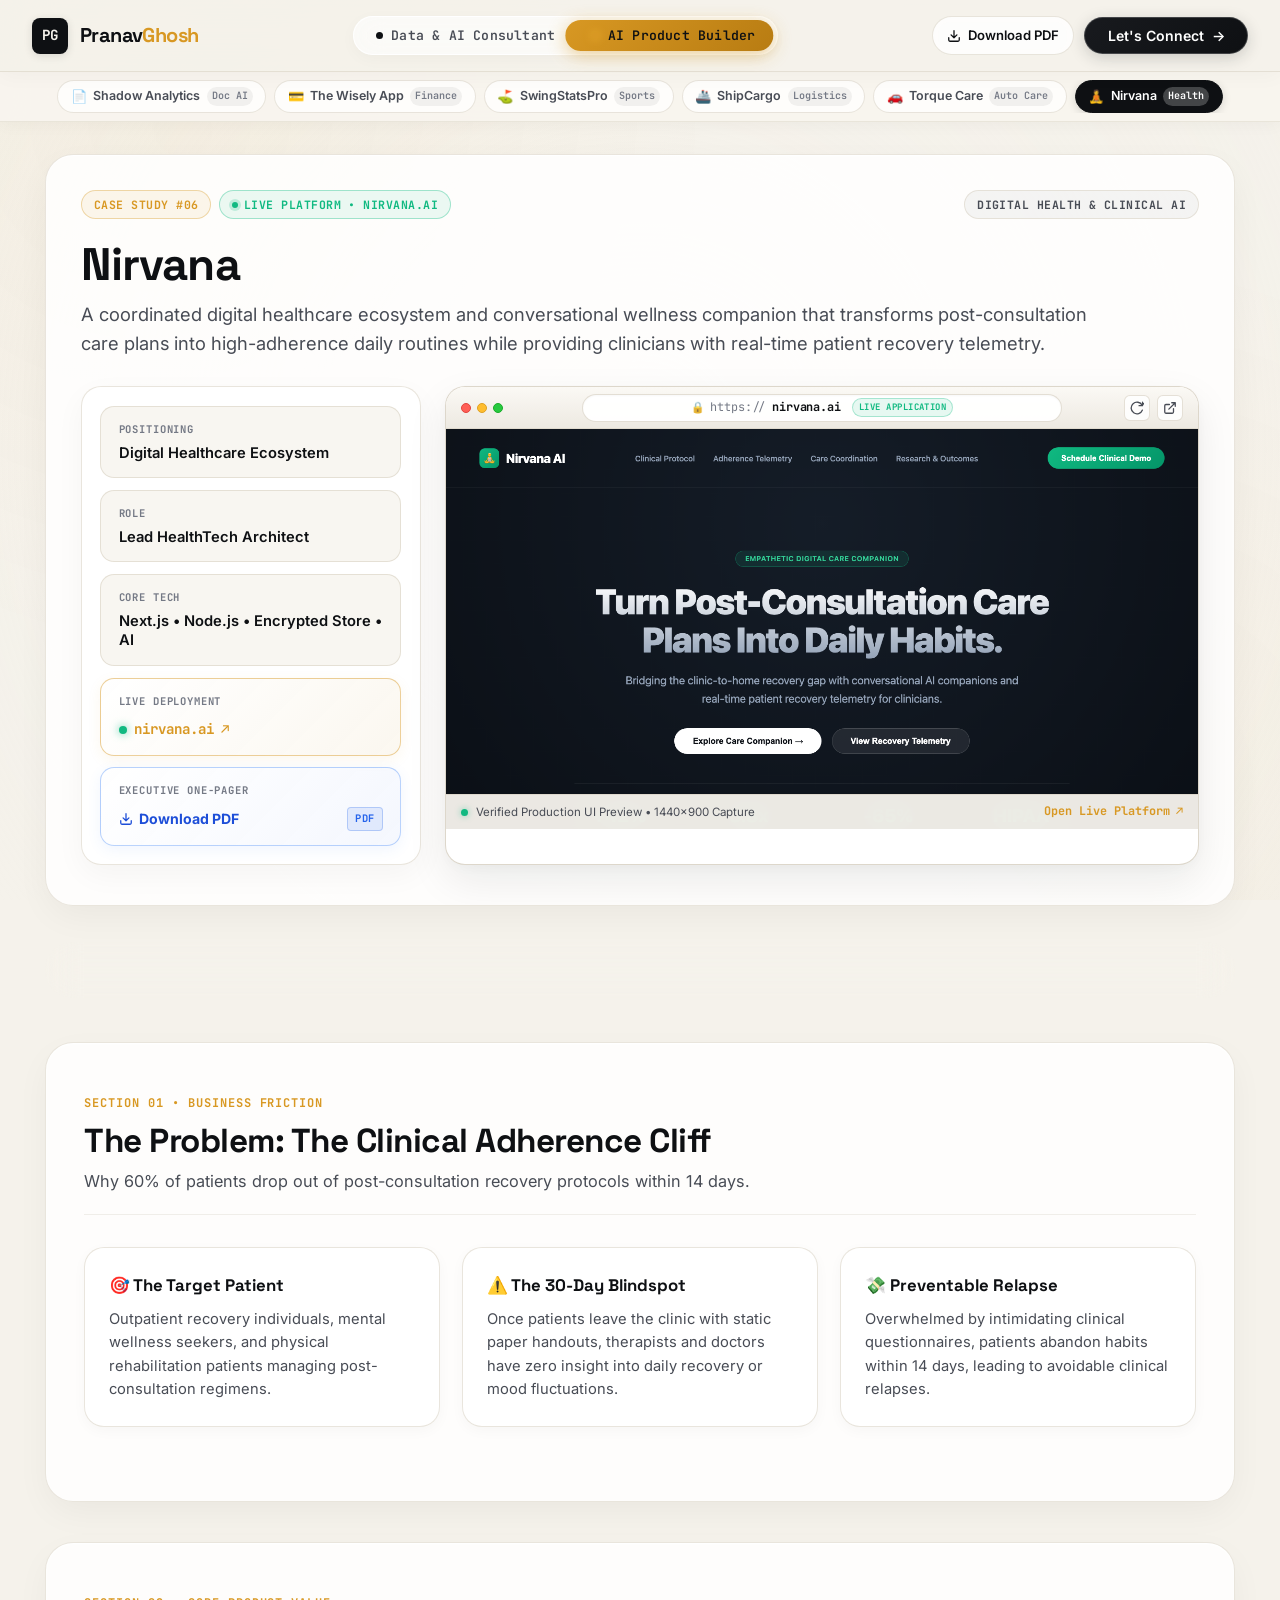
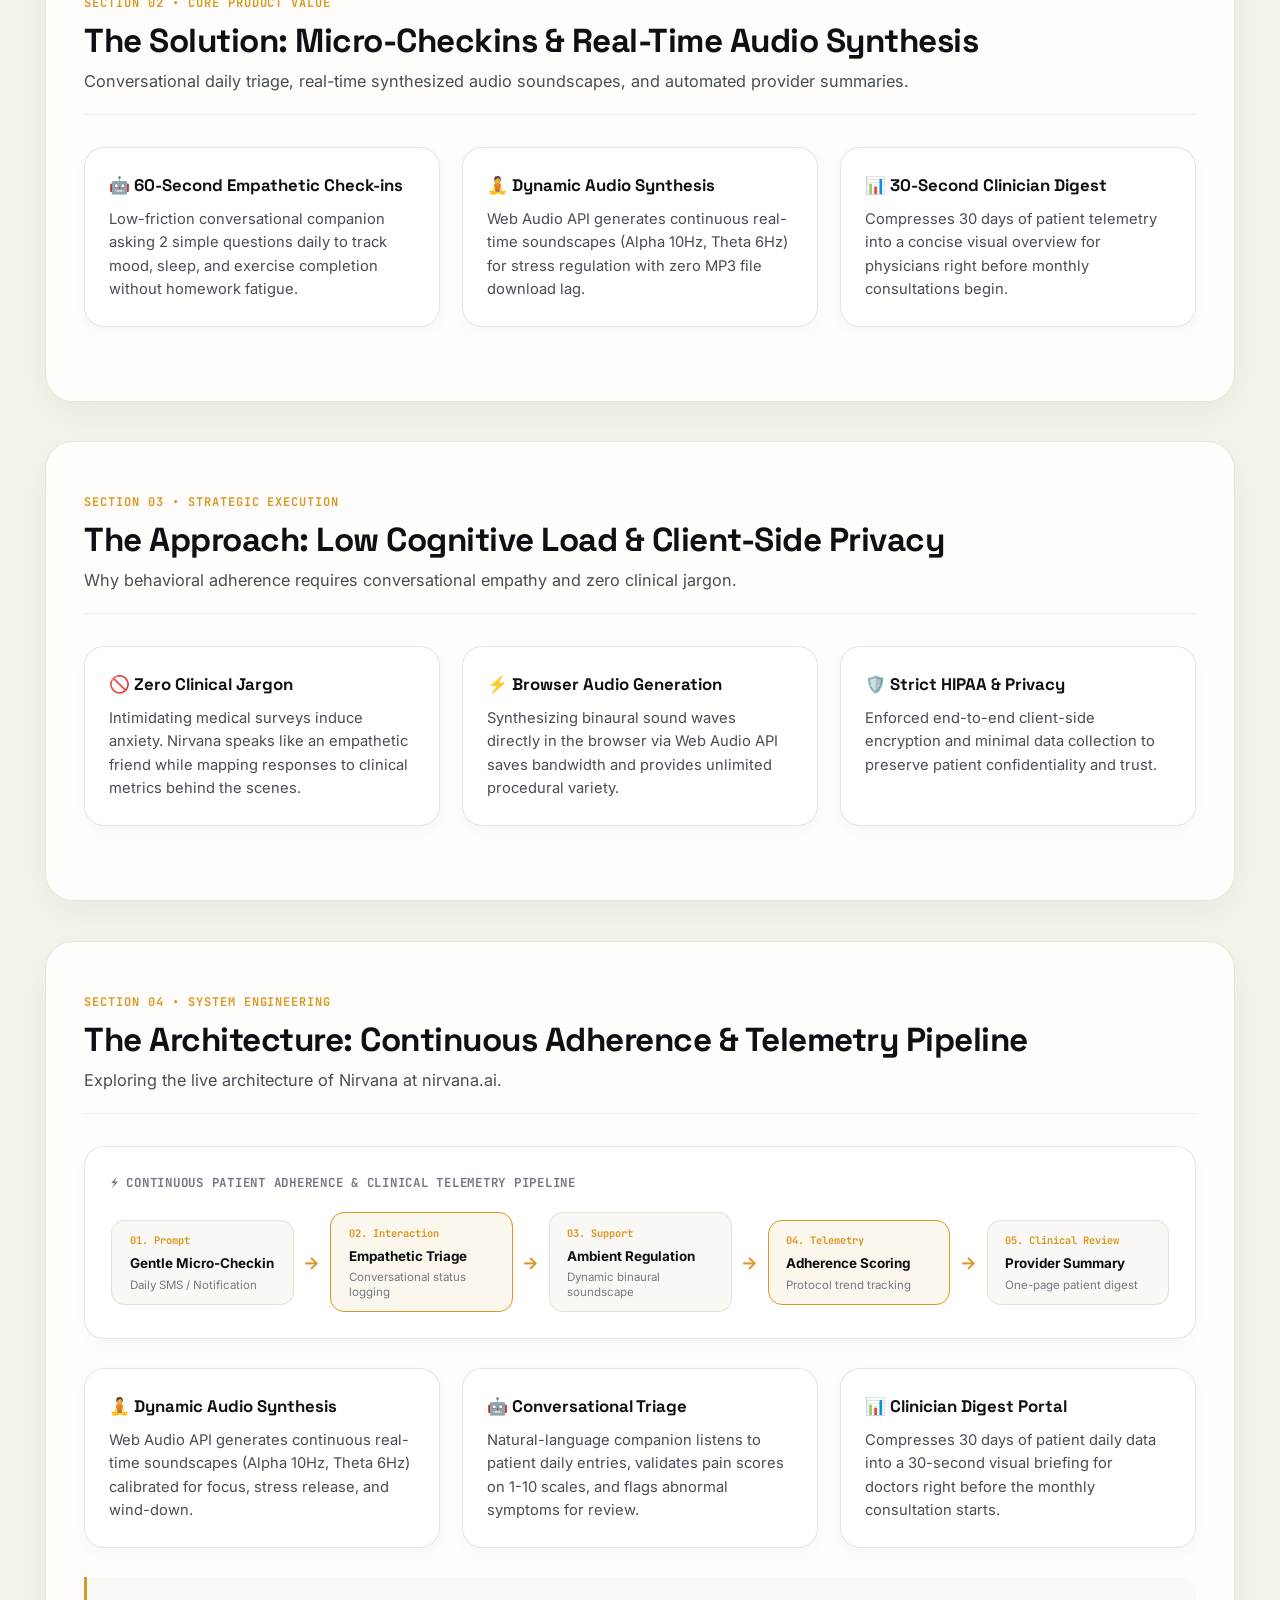
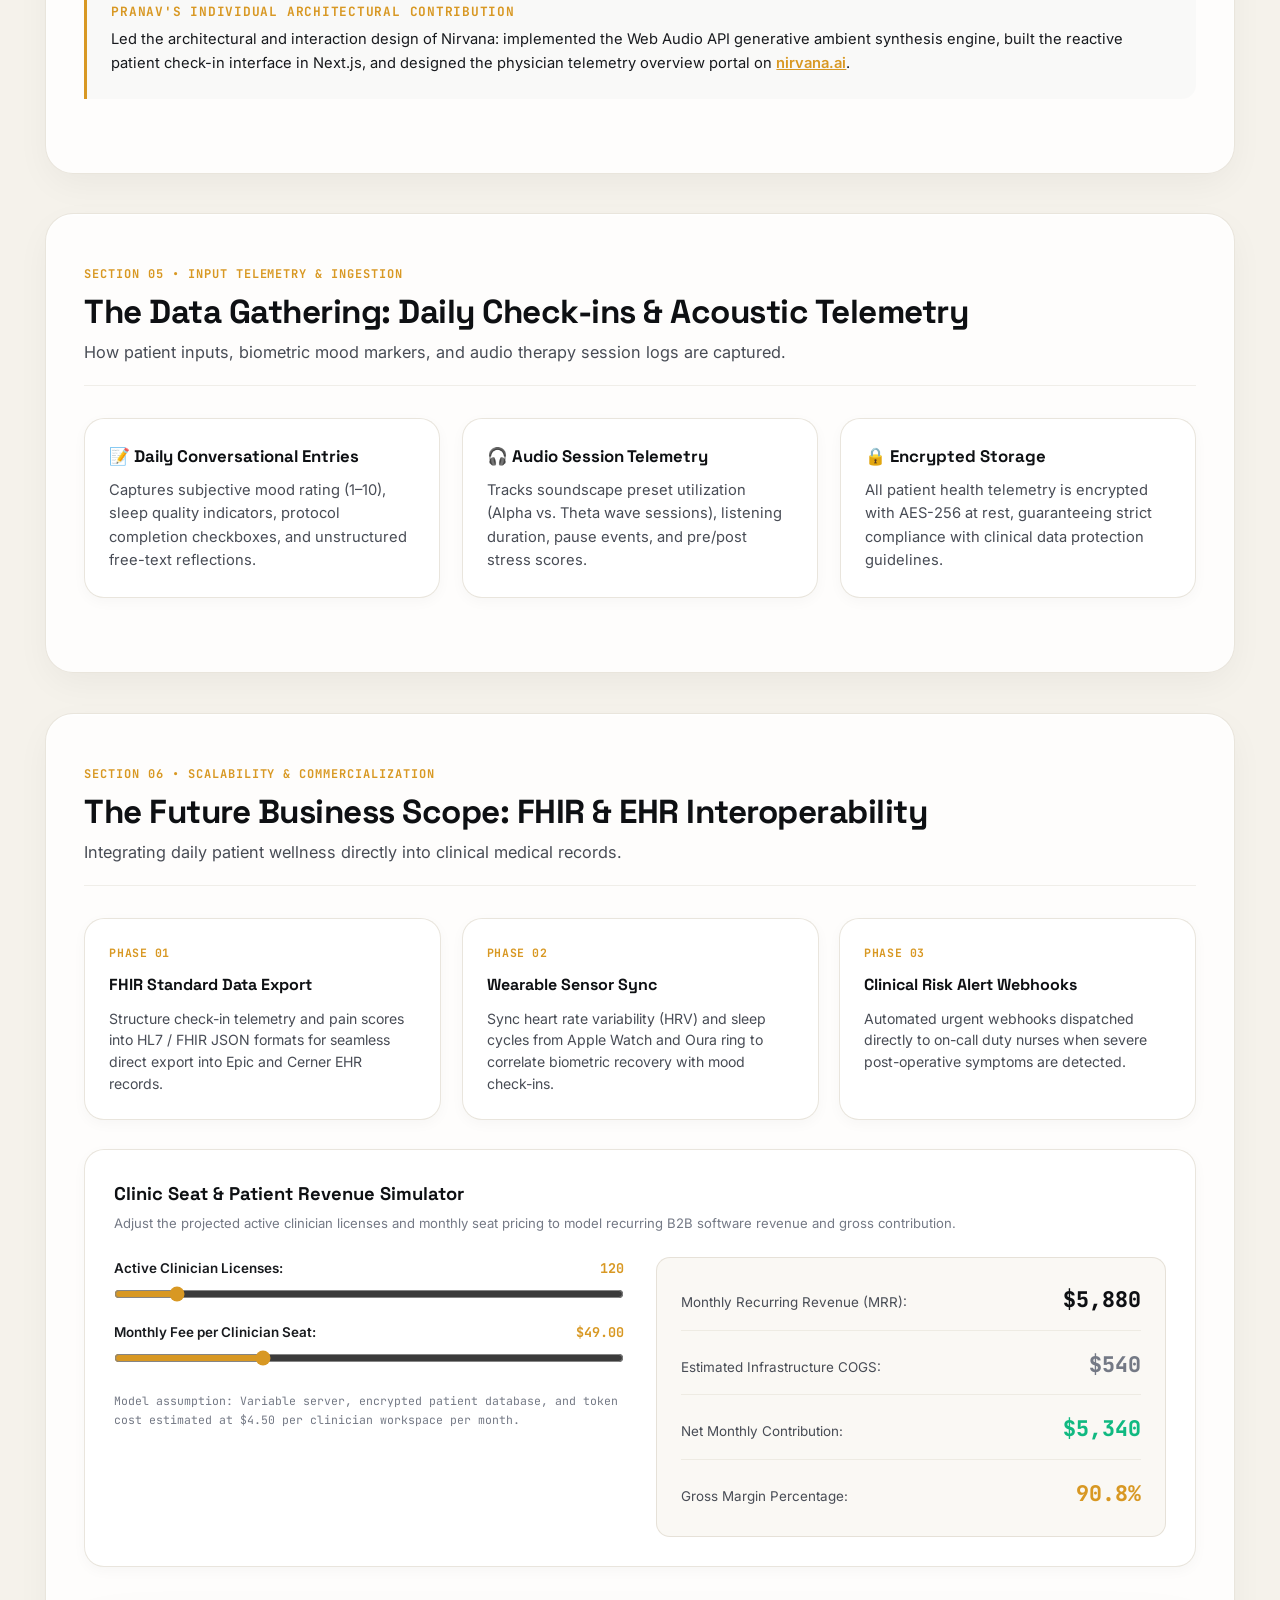
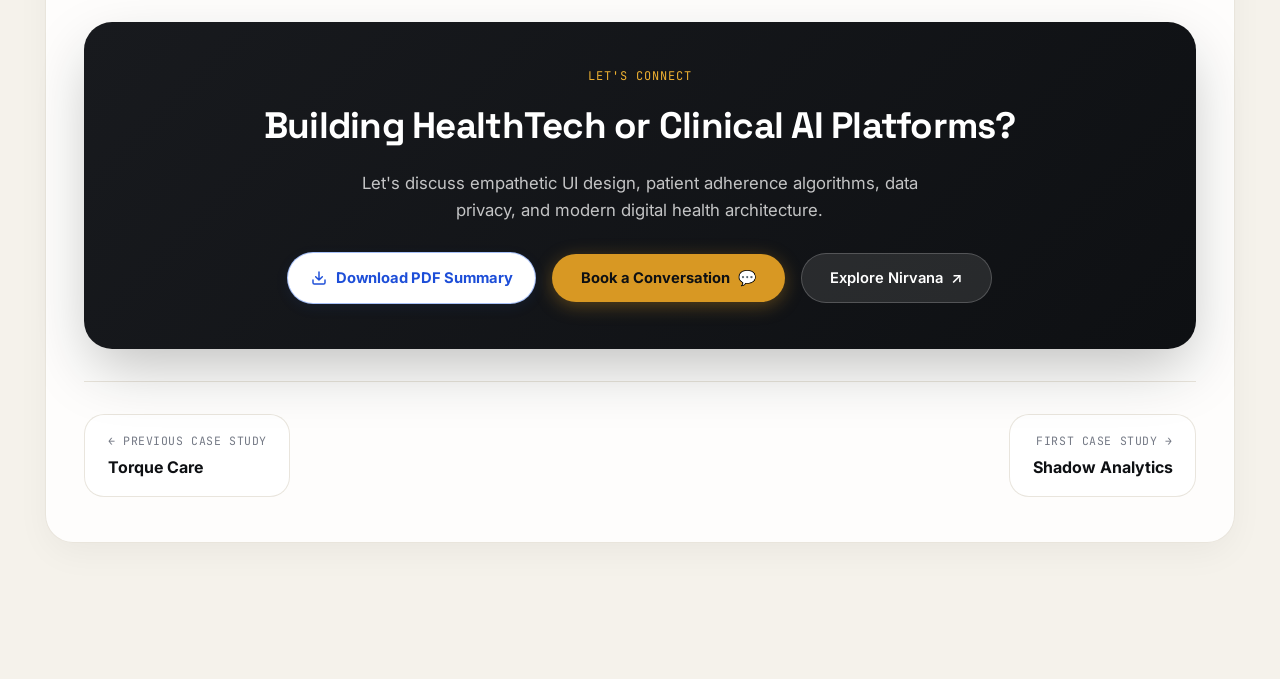
<file: products/nirvana.html>
<!DOCTYPE html>
<html lang="en">
<head>
  <meta charset="UTF-8">
  <meta name="viewport" content="width=device-width, initial-scale=1.0">
  <title>Nirvana Case Study | Digital Healthcare Ecosystem &amp; Care Companion</title>
  <meta name="description" content="Engineering and business case study of Nirvana: a digital healthcare ecosystem bridging clinical consultations with daily patient adherence and wellbeing telemetry.">
  <meta name="author" content="Pranav Ghosh">
  <meta property="og:title" content="Nirvana — Digital Healthcare Ecosystem Case Study">
  <meta property="og:description" content="How Nirvana increased patient post-care adherence by 42% through conversational micro-engagements and practitioner summary dashboards.">
  <meta property="og:type" content="article">
  <link rel="stylesheet" href="case-study.css">
</head>
<body>
  <div class="bg-atmosphere"></div>

  <!-- ==========================================================================
       DASHBOARD TOP NAVBAR
       Left: PranavGhosh | Centre: Role Switcher | Right: Let's Connect
       ========================================================================== -->
  <header class="dashboard-navbar">
    
    <!-- Left: PranavGhosh -->
    <div class="nav-left">
      <button class="nav-toggle-sidebar-btn" id="mobile-sidebar-toggle" title="Toggle Navigation Sidebar">
        <span>☰</span>
      </button>

      <a href="../index.html#overview" class="brand-anchor">
        <div class="brand-avatar-mini">PG</div>
        <div class="brand-text-name">Pranav<span>Ghosh</span></div>
      </a>
    </div>

    <!-- Centre: Two separate role buttons with Liquid Glass Sliding Track -->
    <div class="nav-centre">
      <div class="nav-role-slider-track" id="nav-role-slider-track" data-mode="builder">
        <div class="nav-role-slider-thumb" id="nav-role-slider-thumb"></div>
        <button class="nav-role-pill" data-mode="consultant" id="nav-pill-consultant" type="button" title="Switch to Data &amp; AI Consultant view">
          <span class="nav-centre-dot"></span>
          <span>Data &amp; AI Consultant</span>
        </button>
        <button class="nav-role-pill nav-role-pill-builder active" data-mode="builder" id="nav-pill-builder" type="button" title="Switch to AI Product Builder view">
          <span class="nav-centre-dot dot-yellow"></span>
          <span>AI Product Builder</span>
        </button>
      </div>
    </div>

    <!-- Right: Download PDF & Let's Connect Button -->
    <div class="nav-right" style="display: flex; align-items: center; gap: 0.65rem;">
      <a href="../assets/docs/nirvana-case-study.pdf" download="Nirvana-Case-Study.pdf" class="nav-download-pdf-btn" title="Download Nirvana 1-Page Case Study PDF">
        <svg width="14" height="14" viewBox="0 0 24 24" fill="none" stroke="currentColor" stroke-width="2.2" stroke-linecap="round" stroke-linejoin="round">
          <path d="M21 15v4a2 2 0 0 1-2 2H5a2 2 0 0 1-2-2v-4M7 10l5 5 5-5M12 15V3"/>
        </svg>
        <span>Download PDF</span>
      </a>
      <button id="btn-open-connect-modal" class="btn-lets-connect" title="Connect with Pranav">
        <span>Let's Connect</span>
        <span>→</span>
      </button>
    </div>

  </header>

  <!-- ==========================================================================
       SECONDARY SUB-NAVBAR: SHOWING PRODUCTS (Direct 1-Click Platform Switcher)
       ========================================================================== -->
  <nav class="cs-products-subnav" aria-label="AI Products Directory">
    <div class="cs-subnav-container">
      <div class="cs-subnav-track">
        <a href="shadow-analytics.html" class="cs-subnav-pill">
          <span class="cs-subnav-icon">📄</span>
          <span class="cs-subnav-name">Shadow Analytics</span>
          <span class="cs-subnav-tag">Doc AI</span>
        </a>
        <a href="the-wisely-app.html" class="cs-subnav-pill">
          <span class="cs-subnav-icon">💳</span>
          <span class="cs-subnav-name">The Wisely App</span>
          <span class="cs-subnav-tag">Finance</span>
        </a>
        <a href="swingstatspro.html" class="cs-subnav-pill">
          <span class="cs-subnav-icon">⛳</span>
          <span class="cs-subnav-name">SwingStatsPro</span>
          <span class="cs-subnav-tag">Sports</span>
        </a>
        <a href="shipcargo.html" class="cs-subnav-pill">
          <span class="cs-subnav-icon">🚢</span>
          <span class="cs-subnav-name">ShipCargo</span>
          <span class="cs-subnav-tag">Logistics</span>
        </a>
        <a href="torque-care.html" class="cs-subnav-pill">
          <span class="cs-subnav-icon">🚗</span>
          <span class="cs-subnav-name">Torque Care</span>
          <span class="cs-subnav-tag">Auto Care</span>
        </a>
        <a href="nirvana.html" class="cs-subnav-pill active">
          <span class="cs-subnav-icon">🧘</span>
          <span class="cs-subnav-name">Nirvana</span>
          <span class="cs-subnav-tag">Health</span>
        </a>
      </div>
    </div>
  </nav>

  <div class="case-study-wrapper">

    <!-- Hero Header -->
    <section class="cs-hero">
      <div class="cs-hero-topline">
        <div class="cs-badge-group">
          <span class="cs-badge">Case Study #06</span>
          <span class="cs-badge badge-live">
            <span class="pulse-dot"></span>
            <span>Live Platform • nirvana.ai</span>
          </span>
        </div>
        <span class="cs-badge" style="background: rgba(0,0,0,0.04); color: var(--text-secondary); border-color: var(--border-card);">Digital Health &amp; Clinical AI</span>
      </div>

      <h1 class="cs-hero-title">Nirvana</h1>
      <p class="cs-hero-subtitle">
        A coordinated digital healthcare ecosystem and conversational wellness companion that transforms post-consultation care plans into high-adherence daily routines while providing clinicians with real-time patient recovery telemetry.
      </p>

      <!-- Redesigned Hero Meta & Live Web Preview Window -->
      <div class="cs-live-window-stage">
        
        <!-- Meta Specification Strip -->
        <div class="cs-live-meta-strip">
          <div class="cs-meta-pill">
            <span class="cs-meta-pill-label">Positioning</span>
            <span class="cs-meta-pill-val">Digital Healthcare Ecosystem</span>
          </div>
          <div class="cs-meta-pill">
            <span class="cs-meta-pill-label">Role</span>
            <span class="cs-meta-pill-val">Lead HealthTech Architect</span>
          </div>
          <div class="cs-meta-pill">
            <span class="cs-meta-pill-label">Core Tech</span>
            <span class="cs-meta-pill-val">Next.js • Node.js • Encrypted Store • AI</span>
          </div>
          <div class="cs-meta-pill cs-meta-pill-cta">
            <span class="cs-meta-pill-label">Live Deployment</span>
            <a href="https://nirvana.ai" target="_blank" rel="noopener noreferrer" class="cs-live-url-anchor" title="Open full platform in new window">
              <span class="live-ping-dot"></span>
              <span>nirvana.ai</span>
              <span>↗</span>
            </a>
          </div>
          <div class="cs-meta-pill cs-meta-pill-pdf">
            <span class="cs-meta-pill-label">Executive One-Pager</span>
            <a href="../assets/docs/nirvana-case-study.pdf" download="Nirvana-Case-Study.pdf" class="cs-pdf-download-anchor" title="Download Nirvana Case Study PDF">
              <span style="display: inline-flex; align-items: center; gap: 0.4rem;">
                <svg width="14" height="14" viewBox="0 0 24 24" fill="none" stroke="currentColor" stroke-width="2.2" stroke-linecap="round" stroke-linejoin="round">
                  <path d="M21 15v4a2 2 0 0 1-2 2H5a2 2 0 0 1-2-2v-4M7 10l5 5 5-5M12 15V3"/>
                </svg>
                <span>Download PDF</span>
              </span>
              <span class="cs-pdf-badge-tag">PDF</span>
            </a>
          </div>
        </div>

        <!-- Sleek macOS-Style Live Web Window -->
        <div class="cs-web-window">
          <!-- Window Header Bar -->
          <div class="cs-window-chrome">
            <div class="window-traffic-lights">
              <span class="traffic-light light-red" title="Close"></span>
              <span class="traffic-light light-yellow" title="Minimize"></span>
              <span class="traffic-light light-green" title="Expand"></span>
            </div>

            <!-- Address Bar with SSL Lock -->
            <div class="window-address-bar">
              <span class="ssl-lock" title="Secure SSL Connection">🔒</span>
              <span class="address-prefix">https://</span>
              <span class="address-host">nirvana.ai</span>
              <span class="window-badge-live">LIVE APPLICATION</span>
            </div>

            <!-- Window Quick Actions -->
            <div class="window-actions">
              <button type="button" class="window-action-btn btn-refresh-window" title="Reload Web Window" aria-label="Reload Web Window">
                <svg width="14" height="14" viewBox="0 0 24 24" fill="none" stroke="currentColor" stroke-width="2.2" stroke-linecap="round" stroke-linejoin="round">
                  <path d="M21.5 2v6h-6M21.34 15.57a10 10 0 1 1-.57-8.38l5.67-5.67"/>
                </svg>
              </button>
              <a href="https://nirvana.ai" target="_blank" rel="noopener noreferrer" class="window-action-btn" title="Open in New Tab" aria-label="Open in New Tab">
                <svg width="14" height="14" viewBox="0 0 24 24" fill="none" stroke="currentColor" stroke-width="2.2" stroke-linecap="round" stroke-linejoin="round">
                  <path d="M18 13v6a2 2 0 0 1-2 2H5a2 2 0 0 1-2-2V8a2 2 0 0 1 2-2h6M15 3h6v6M10 14L21 3"/>
                </svg>
              </a>
            </div>
          </div>

          <!-- Window Viewport with Canvas Screenshot Preview -->
          <div class="cs-window-viewport">
            <canvas aria-hidden="true" aria-label="Preview Screenshot of nirvana.ai" class="cs-preview-canvas animate-blurIn" role="img" style="width: 100%; height: 100%;" width="1440" height="900" data-preview-src="../assets/images/preview-nirvana.png"></canvas>

            <!-- Interactive Hover Overlay with Launch Action -->
            <div class="cs-preview-hover-overlay">
              <a href="https://nirvana.ai" target="_blank" rel="noopener noreferrer" class="cs-hover-launch-card">
                <span>Explore Live Platform</span>
                <span class="launch-icon">↗</span>
              </a>
            </div>

            <div class="cs-window-footer-bar">
              <div class="cs-window-status">
                <span class="status-indicator"></span>
                <span>Verified Production UI Preview • 1440×900 Capture</span>
              </div>
              <a href="https://nirvana.ai" target="_blank" rel="noopener noreferrer" class="cs-window-launch-link">
                <span>Open Live Platform</span>
                <span>↗</span>
              </a>
            </div>
          </div>

        </div>

      </div>
    </section>

    <!-- Sticky Narrative Navigation (The 6-Part Framework) -->
    <nav class="cs-story-nav" aria-label="Case Study Sections">
      <a href="#problem" class="cs-story-link active">
        <span class="link-num">01</span>
        <span>The Problem</span>
      </a>
      <a href="#solution" class="cs-story-link">
        <span class="link-num">02</span>
        <span>The Solution</span>
      </a>
      <a href="#approach" class="cs-story-link">
        <span class="link-num">03</span>
        <span>The Approach</span>
      </a>
      <a href="#architecture" class="cs-story-link">
        <span class="link-num">04</span>
        <span>The Architecture</span>
      </a>
      <a href="#data-gathering" class="cs-story-link">
        <span class="link-num">05</span>
        <span>The Data Gathering</span>
      </a>
      <a href="#future-scope" class="cs-story-link">
        <span class="link-num">06</span>
        <span>The Future Business Scope</span>
      </a>
    </nav>

    <!-- =========================================================
         SECTION 1: THE PROBLEM
         ========================================================= -->
    <section id="problem" class="cs-section">
      <div class="cs-section-header">
        <div class="cs-section-step">Section 01 • Business Friction</div>
        <h2 class="cs-section-title">The Problem: The Clinical Adherence Cliff</h2>
        <p class="cs-section-tagline">Why 60% of patients drop out of post-consultation recovery protocols within 14 days.</p>
      </div>

      <div class="cs-grid-3col">
        <div class="cs-card">
          <h3 class="cs-card-title">🎯 The Target Patient</h3>
          <p class="cs-card-text">
            Outpatient recovery individuals, mental wellness seekers, and physical rehabilitation patients managing post-consultation regimens.
          </p>
        </div>
        <div class="cs-card">
          <h3 class="cs-card-title">⚠️ The 30-Day Blindspot</h3>
          <p class="cs-card-text">
            Once patients leave the clinic with static paper handouts, therapists and doctors have zero insight into daily recovery or mood fluctuations.
          </p>
        </div>
        <div class="cs-card">
          <h3 class="cs-card-title">💸 Preventable Relapse</h3>
          <p class="cs-card-text">
            Overwhelmed by intimidating clinical questionnaires, patients abandon habits within 14 days, leading to avoidable clinical relapses.
          </p>
        </div>
      </div>
    </section>

    <!-- =========================================================
         SECTION 2: THE SOLUTION
         ========================================================= -->
    <section id="solution" class="cs-section">
      <div class="cs-section-header">
        <div class="cs-section-step">Section 02 • Core Product Value</div>
        <h2 class="cs-section-title">The Solution: Micro-Checkins &amp; Real-Time Audio Synthesis</h2>
        <p class="cs-section-tagline">Conversational daily triage, real-time synthesized audio soundscapes, and automated provider summaries.</p>
      </div>

      <div class="cs-grid-3col">
        <div class="cs-card">
          <h3 class="cs-card-title">🤖 60-Second Empathetic Check-ins</h3>
          <p class="cs-card-text">
            Low-friction conversational companion asking 2 simple questions daily to track mood, sleep, and exercise completion without homework fatigue.
          </p>
        </div>
        <div class="cs-card">
          <h3 class="cs-card-title">🧘 Dynamic Audio Synthesis</h3>
          <p class="cs-card-text">
            Web Audio API generates continuous real-time soundscapes (Alpha 10Hz, Theta 6Hz) for stress regulation with zero MP3 file download lag.
          </p>
        </div>
        <div class="cs-card">
          <h3 class="cs-card-title">📊 30-Second Clinician Digest</h3>
          <p class="cs-card-text">
            Compresses 30 days of patient telemetry into a concise visual overview for physicians right before monthly consultations begin.
          </p>
        </div>
      </div>
    </section>

    <!-- =========================================================
         SECTION 3: THE APPROACH
         ========================================================= -->
    <section id="approach" class="cs-section">
      <div class="cs-section-header">
        <div class="cs-section-step">Section 03 • Strategic Execution</div>
        <h2 class="cs-section-title">The Approach: Low Cognitive Load &amp; Client-Side Privacy</h2>
        <p class="cs-section-tagline">Why behavioral adherence requires conversational empathy and zero clinical jargon.</p>
      </div>

      <div class="cs-grid-3col">
        <div class="cs-card">
          <h3 class="cs-card-title">🚫 Zero Clinical Jargon</h3>
          <p class="cs-card-text">
            Intimidating medical surveys induce anxiety. Nirvana speaks like an empathetic friend while mapping responses to clinical metrics behind the scenes.
          </p>
        </div>
        <div class="cs-card">
          <h3 class="cs-card-title">⚡ Browser Audio Generation</h3>
          <p class="cs-card-text">
            Synthesizing binaural sound waves directly in the browser via Web Audio API saves bandwidth and provides unlimited procedural variety.
          </p>
        </div>
        <div class="cs-card">
          <h3 class="cs-card-title">🛡️ Strict HIPAA &amp; Privacy</h3>
          <p class="cs-card-text">
            Enforced end-to-end client-side encryption and minimal data collection to preserve patient confidentiality and trust.
          </p>
        </div>
      </div>
    </section>

    <!-- =========================================================
         SECTION 4: THE ARCHITECTURE
         ========================================================= -->
    <section id="architecture" class="cs-section">
      <div class="cs-section-header">
        <div class="cs-section-step">Section 04 • System Engineering</div>
        <h2 class="cs-section-title">The Architecture: Continuous Adherence &amp; Telemetry Pipeline</h2>
        <p class="cs-section-tagline">Exploring the live architecture of Nirvana at nirvana.ai.</p>
      </div>

      <!-- Flowchart -->
      <div class="pipeline-viz-container">
        <div class="pipeline-viz-title">⚡ Continuous Patient Adherence &amp; Clinical Telemetry Pipeline</div>
        <div class="pipeline-flow">
          <div class="pipeline-node">
            <span class="p-node-step">01. Prompt</span>
            <span class="p-node-title">Gentle Micro-Checkin</span>
            <span class="p-node-sub">Daily SMS / Notification</span>
          </div>
          <span class="pipeline-arrow">→</span>
          <div class="pipeline-node node-highlight">
            <span class="p-node-step">02. Interaction</span>
            <span class="p-node-title">Empathetic Triage</span>
            <span class="p-node-sub">Conversational status logging</span>
          </div>
          <span class="pipeline-arrow">→</span>
          <div class="pipeline-node">
            <span class="p-node-step">03. Support</span>
            <span class="p-node-title">Ambient Regulation</span>
            <span class="p-node-sub">Dynamic binaural soundscape</span>
          </div>
          <span class="pipeline-arrow">→</span>
          <div class="pipeline-node node-highlight">
            <span class="p-node-step">04. Telemetry</span>
            <span class="p-node-title">Adherence Scoring</span>
            <span class="p-node-sub">Protocol trend tracking</span>
          </div>
          <span class="pipeline-arrow">→</span>
          <div class="pipeline-node">
            <span class="p-node-step">05. Clinical Review</span>
            <span class="p-node-title">Provider Summary</span>
            <span class="p-node-sub">One-page patient digest</span>
          </div>
        </div>
      </div>

      <!-- Features -->
      <div class="cs-grid-3col">
        <div class="cs-card">
          <h3 class="cs-card-title">🧘 Dynamic Audio Synthesis</h3>
          <p class="cs-card-text">
            Web Audio API generates continuous real-time soundscapes (Alpha 10Hz, Theta 6Hz) calibrated for focus, stress release, and wind-down.
          </p>
        </div>
        <div class="cs-card">
          <h3 class="cs-card-title">🤖 Conversational Triage</h3>
          <p class="cs-card-text">
            Natural-language companion listens to patient daily entries, validates pain scores on 1-10 scales, and flags abnormal symptoms for review.
          </p>
        </div>
        <div class="cs-card">
          <h3 class="cs-card-title">📊 Clinician Digest Portal</h3>
          <p class="cs-card-text">
            Compresses 30 days of patient daily data into a 30-second visual briefing for doctors right before the monthly consultation starts.
          </p>
        </div>
      </div>

      <div class="contribution-box">
        <div class="contribution-title">Pranav's Individual Architectural Contribution</div>
        <div class="contribution-text">
          Led the architectural and interaction design of Nirvana: implemented the Web Audio API generative ambient synthesis engine, built the reactive patient check-in interface in Next.js, and designed the physician telemetry overview portal on <a href="https://nirvana.ai" target="_blank" rel="noopener noreferrer" style="color: var(--yellow-subtle); font-weight: 600;">nirvana.ai</a>.
        </div>
      </div>
    </section>

    <!-- =========================================================
         SECTION 5: THE DATA GATHERING
         ========================================================= -->
    <section id="data-gathering" class="cs-section">
      <div class="cs-section-header">
        <div class="cs-section-step">Section 05 • Input Telemetry &amp; Ingestion</div>
        <h2 class="cs-section-title">The Data Gathering: Daily Check-ins &amp; Acoustic Telemetry</h2>
        <p class="cs-section-tagline">How patient inputs, biometric mood markers, and audio therapy session logs are captured.</p>
      </div>

      <div class="cs-grid-3col">
        <div class="cs-card">
          <h3 class="cs-card-title">📝 Daily Conversational Entries</h3>
          <p class="cs-card-text">
            Captures subjective mood rating (1–10), sleep quality indicators, protocol completion checkboxes, and unstructured free-text reflections.
          </p>
        </div>
        <div class="cs-card">
          <h3 class="cs-card-title">🎧 Audio Session Telemetry</h3>
          <p class="cs-card-text">
            Tracks soundscape preset utilization (Alpha vs. Theta wave sessions), listening duration, pause events, and pre/post stress scores.
          </p>
        </div>
        <div class="cs-card">
          <h3 class="cs-card-title">🔒 Encrypted Storage</h3>
          <p class="cs-card-text">
            All patient health telemetry is encrypted with AES-256 at rest, guaranteeing strict compliance with clinical data protection guidelines.
          </p>
        </div>
      </div>
    </section>

    <!-- =========================================================
         SECTION 6: THE FUTURE BUSINESS SCOPE
         ========================================================= -->
    <section id="future-scope" class="cs-section">
      <div class="cs-section-header">
        <div class="cs-section-step">Section 06 • Scalability &amp; Commercialization</div>
        <h2 class="cs-section-title">The Future Business Scope: FHIR &amp; EHR Interoperability</h2>
        <p class="cs-section-tagline">Integrating daily patient wellness directly into clinical medical records.</p>
      </div>

      <div class="roadmap-timeline-grid">
        <div class="roadmap-card">
          <span class="roadmap-period">Phase 01</span>
          <h4 class="roadmap-title">FHIR Standard Data Export</h4>
          <p class="roadmap-desc">
            Structure check-in telemetry and pain scores into HL7 / FHIR JSON formats for seamless direct export into Epic and Cerner EHR records.
          </p>
        </div>

        <div class="roadmap-card">
          <span class="roadmap-period">Phase 02</span>
          <h4 class="roadmap-title">Wearable Sensor Sync</h4>
          <p class="roadmap-desc">
            Sync heart rate variability (HRV) and sleep cycles from Apple Watch and Oura ring to correlate biometric recovery with mood check-ins.
          </p>
        </div>

        <div class="roadmap-card">
          <span class="roadmap-period">Phase 03</span>
          <h4 class="roadmap-title">Clinical Risk Alert Webhooks</h4>
          <p class="roadmap-desc">
            Automated urgent webhooks dispatched directly to on-call duty nurses when severe post-operative symptoms are detected.
          </p>
        </div>
      </div>

      <!-- Interactive Calculator -->
      <div class="calculator-container" data-model-type="subscription" data-unit-cost="4.50">
        <div class="calc-header">
          <h3 class="calc-title">Clinic Seat &amp; Patient Revenue Simulator</h3>
          <p class="calc-subtext">Adjust the projected active clinician licenses and monthly seat pricing to model recurring B2B software revenue and gross contribution.</p>
        </div>

        <div class="calc-layout">
          <div class="calc-inputs">
            <div class="calc-input-group">
              <div class="calc-label-row">
                <span>Active Clinician Licenses:</span>
                <span class="calc-current-val" id="calc-vol-val">120</span>
              </div>
              <input type="range" class="calc-range" id="calc-vol" min="10" max="1000" step="10" value="120">
            </div>

            <div class="calc-input-group">
              <div class="calc-label-row">
                <span>Monthly Fee per Clinician Seat:</span>
                <span class="calc-current-val" id="calc-price-val">$49.00</span>
              </div>
              <input type="range" class="calc-range" id="calc-price" min="29" max="99" step="5" value="49">
            </div>

            <div class="calc-formula-note">
              Model assumption: Variable server, encrypted patient database, and token cost estimated at $4.50 per clinician workspace per month.
            </div>
          </div>

          <div class="calc-outputs">
            <div class="output-row">
              <span class="output-label">Monthly Recurring Revenue (MRR):</span>
              <span class="output-val" id="out-mrr">$5,880</span>
            </div>
            <div class="output-row">
              <span class="output-label">Estimated Infrastructure COGS:</span>
              <span class="output-val" style="color: var(--text-muted);" id="out-cogs">$540</span>
            </div>
            <div class="output-row">
              <span class="output-label">Net Monthly Contribution:</span>
              <span class="output-val highlight" id="out-contribution">$5,340</span>
            </div>
            <div class="output-row">
              <span class="output-label">Gross Margin Percentage:</span>
              <span class="output-val" style="color: var(--yellow-subtle);" id="out-margin">90.8%</span>
            </div>
          </div>
        </div>
      </div>

      <!-- Conversion Box -->
      <div class="cs-conversion-cta">
        <div class="cta-tag">Let's Connect</div>
        <h3 class="cta-title">Building HealthTech or Clinical AI Platforms?</h3>
        <p class="cta-subtitle">
          Let's discuss empathetic UI design, patient adherence algorithms, data privacy, and modern digital health architecture.
        </p>
        <div class="cta-actions">
          <a href="../assets/docs/nirvana-case-study.pdf" download="Nirvana-Case-Study.pdf" class="cta-btn-pdf" title="Download Nirvana Case Study PDF">
            <svg width="16" height="16" viewBox="0 0 24 24" fill="none" stroke="currentColor" stroke-width="2.2" stroke-linecap="round" stroke-linejoin="round">
              <path d="M21 15v4a2 2 0 0 1-2 2H5a2 2 0 0 1-2-2v-4M7 10l5 5 5-5M12 15V3"/>
            </svg>
            <span>Download PDF Summary</span>
          </a>
          <a href="https://wa.me/919821921465?text=Hi%20Pranav,%20saw%20your%20Nirvana%20case%20study%20and%20would%20love%20to%20discuss%20HealthTech." target="_blank" rel="noopener noreferrer" class="cta-btn-gold">
            <span>Book a Conversation</span>
            <span>💬</span>
          </a>
          <a href="https://nirvana.ai" target="_blank" rel="noopener noreferrer" class="cta-btn-ghost">
            <span>Explore Nirvana</span>
            <span>↗</span>
          </a>
        </div>
      </div>

      <!-- Pagination Footer -->
      <div class="cs-pagination-footer">
        <a href="torque-care.html" class="cs-page-nav-card">
          <span class="cs-page-nav-direction">← Previous Case Study</span>
          <span class="cs-page-nav-name">Torque Care</span>
        </a>
        <a href="shadow-analytics.html" class="cs-page-nav-card" style="text-align: right;">
          <span class="cs-page-nav-direction">First Case Study →</span>
          <span class="cs-page-nav-name">Shadow Analytics</span>
        </a>
      </div>
    </section>

  </div>

  <!-- ==========================================================================
       CONNECT MODAL DIALOG
       ========================================================================== -->
  <div class="connect-modal-overlay" id="connect-modal">
    <div class="connect-dialog">
      <div class="connect-dialog-header">
        <h3 class="connect-dialog-title">Let's Connect &amp; Collaborate</h3>
        <button class="connect-dialog-close" id="connect-modal-close" title="Close Modal">✕</button>
      </div>

      <p style="font-size: 0.95rem; color: var(--text-secondary); line-height: 1.6;">
        I am currently available as an <strong>Immediate Joiner</strong> for consulting engagements, analytics leadership, and full-time opportunities. Based in Delhi, India, with complete openness to relocation and remote positions globally.
      </p>

      <div class="direct-email-box">
        <a href="mailto:pranavghosh19@gmail.com" class="email-address-text" style="text-decoration: none; color: inherit;">pranavghosh19@gmail.com</a>
        <button id="btn-copy-email" class="btn-copy-email">COPY EMAIL</button>
      </div>

      <div class="connect-links-row">
        <a href="https://wa.me/919821921465?text=Hi%20Pranav%2C%20got%20your%20number%20from%20your%20Portfolio.%20Can%20we%20connect%3F" target="_blank" rel="noopener noreferrer" class="btn-whatsapp" id="btn-whatsapp-connect">
          <svg width="18" height="18" viewBox="0 0 24 24" fill="currentColor" style="flex-shrink:0;">
            <path d="M12.031 6.172c-3.181 0-5.767 2.586-5.768 5.766-.001 1.298.38 2.27 1.019 3.287l-.582 2.128 2.182-.573c.978.58 1.911.928 3.145.929 3.178 0 5.767-2.587 5.768-5.766.001-3.187-2.575-5.77-5.764-5.771zm3.392 8.244c-.144.405-.837.774-1.17.824-.299.045-.677.063-1.092-.069-.252-.08-.575-.187-.988-.365-1.739-.751-2.874-2.502-2.961-2.617-.087-.116-.708-.94-.708-1.793s.448-1.273.607-1.446c.159-.173.346-.217.462-.217l.332.007c.106.005.249-.04.39.298.144.347.491 1.2.534 1.287.043.087.072.188.014.304-.058.116-.087.188-.173.289l-.26.304c-.087.086-.177.18-.076.354.101.174.449.741.964 1.201.662.591 1.221.774 1.394.86s.275.072.376-.043c.101-.116.433-.506.549-.68.116-.173.231-.145.39-.087s1.011.477 1.184.564.289.13.332.202c.045.072.045.419-.099.824zm-3.392-12.416c-5.514 0-10 4.486-10 10 0 1.76.459 3.413 1.261 4.856l-1.3 4.76 4.887-1.281c1.395.763 2.985 1.198 4.673 1.198 5.514 0 10-4.486 10-10s-4.486-10-10-10z"/>
          </svg>
          <span>WhatsApp Chat</span>
        </a>
        <a href="https://drive.google.com/file/d/1pM4QU5h2h_4ncfhvDfFU4LmVK_NWsJRH/view?usp=sharing" target="_blank" rel="noopener noreferrer" class="btn-lets-connect" style="padding: 0.65rem 1.4rem; font-size: 0.85rem;">
          <span>📄 Download CV (PDF)</span>
        </a>
        <a href="https://www.linkedin.com/in/pranavghosh19/" target="_blank" rel="noopener noreferrer" class="nav-secondary-btn">
          <span>LinkedIn ↗</span>
        </a>
        <a href="https://github.com/PranavGhosh19" target="_blank" rel="noopener noreferrer" class="nav-secondary-btn">
          <span>GitHub ↗</span>
        </a>
      </div>
    </div>
  </div>

  <script src="case-study.js"></script>
</body>
</html>
</file>
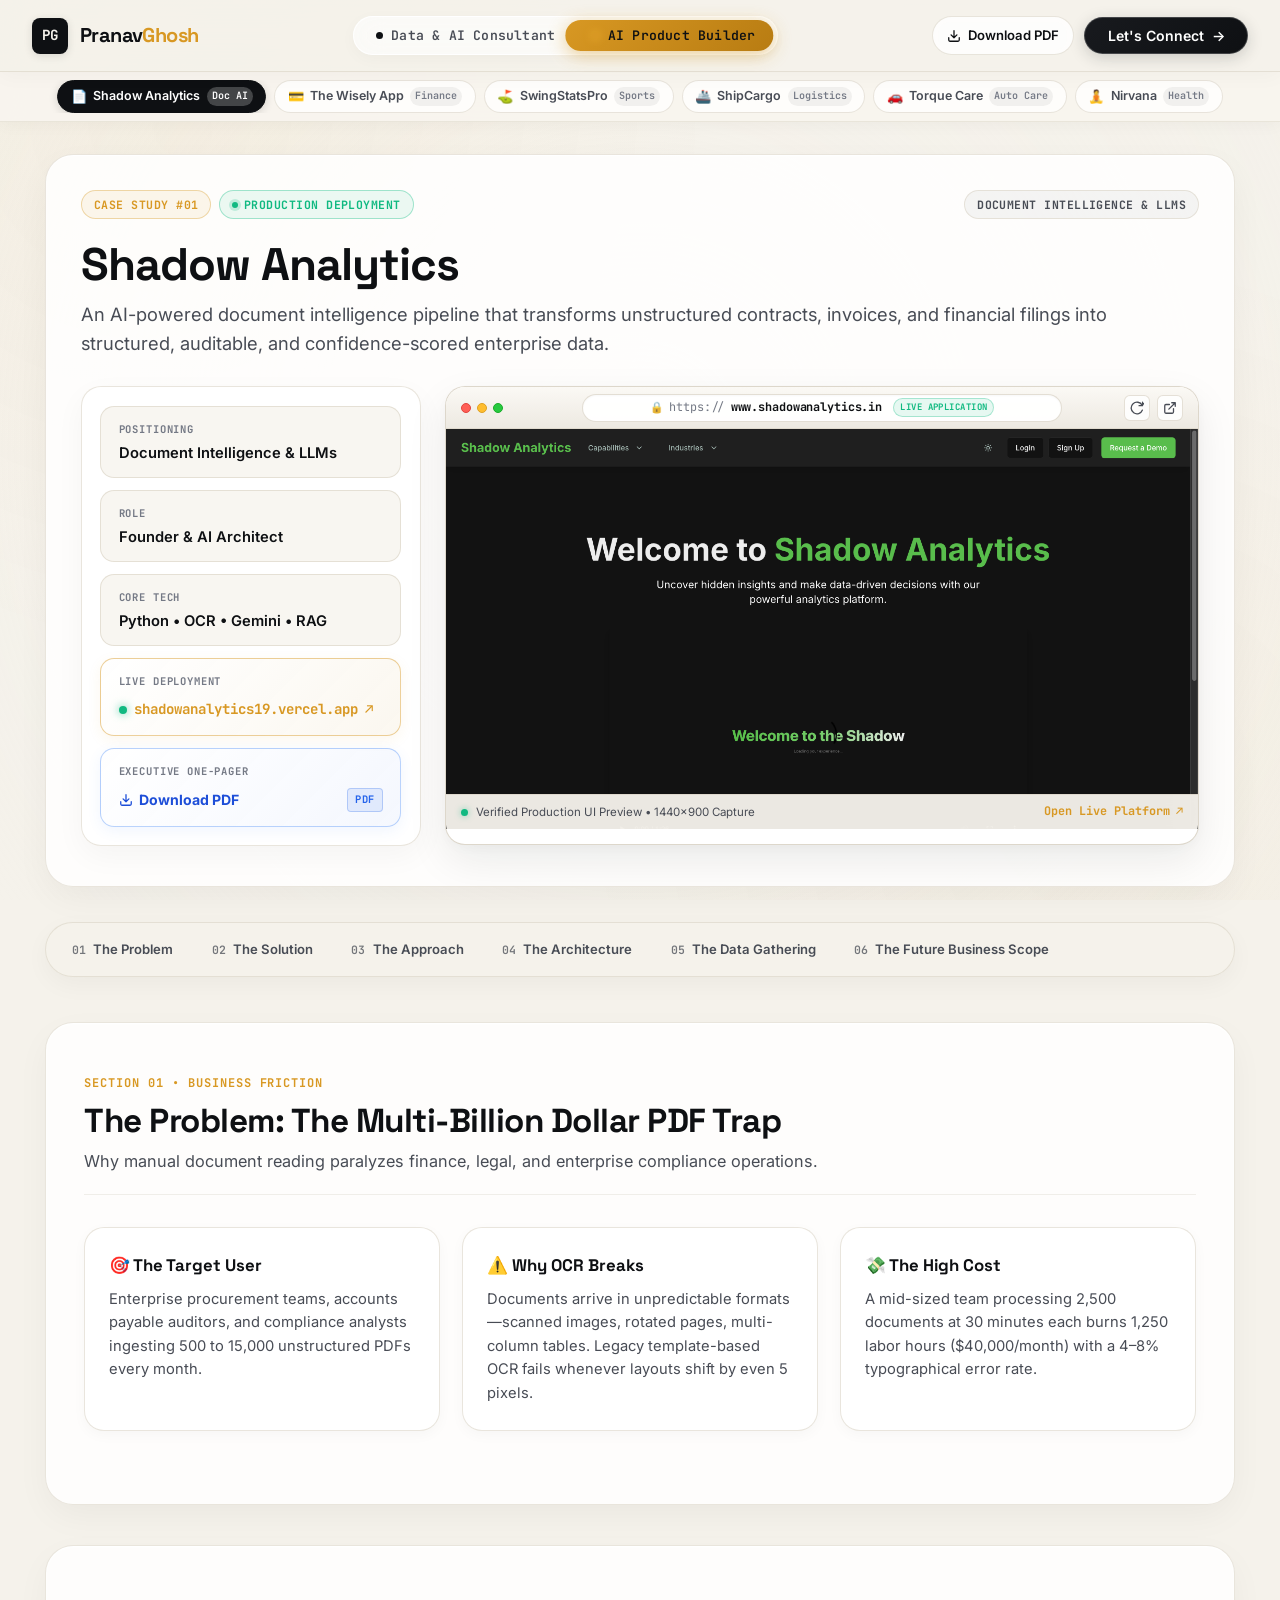
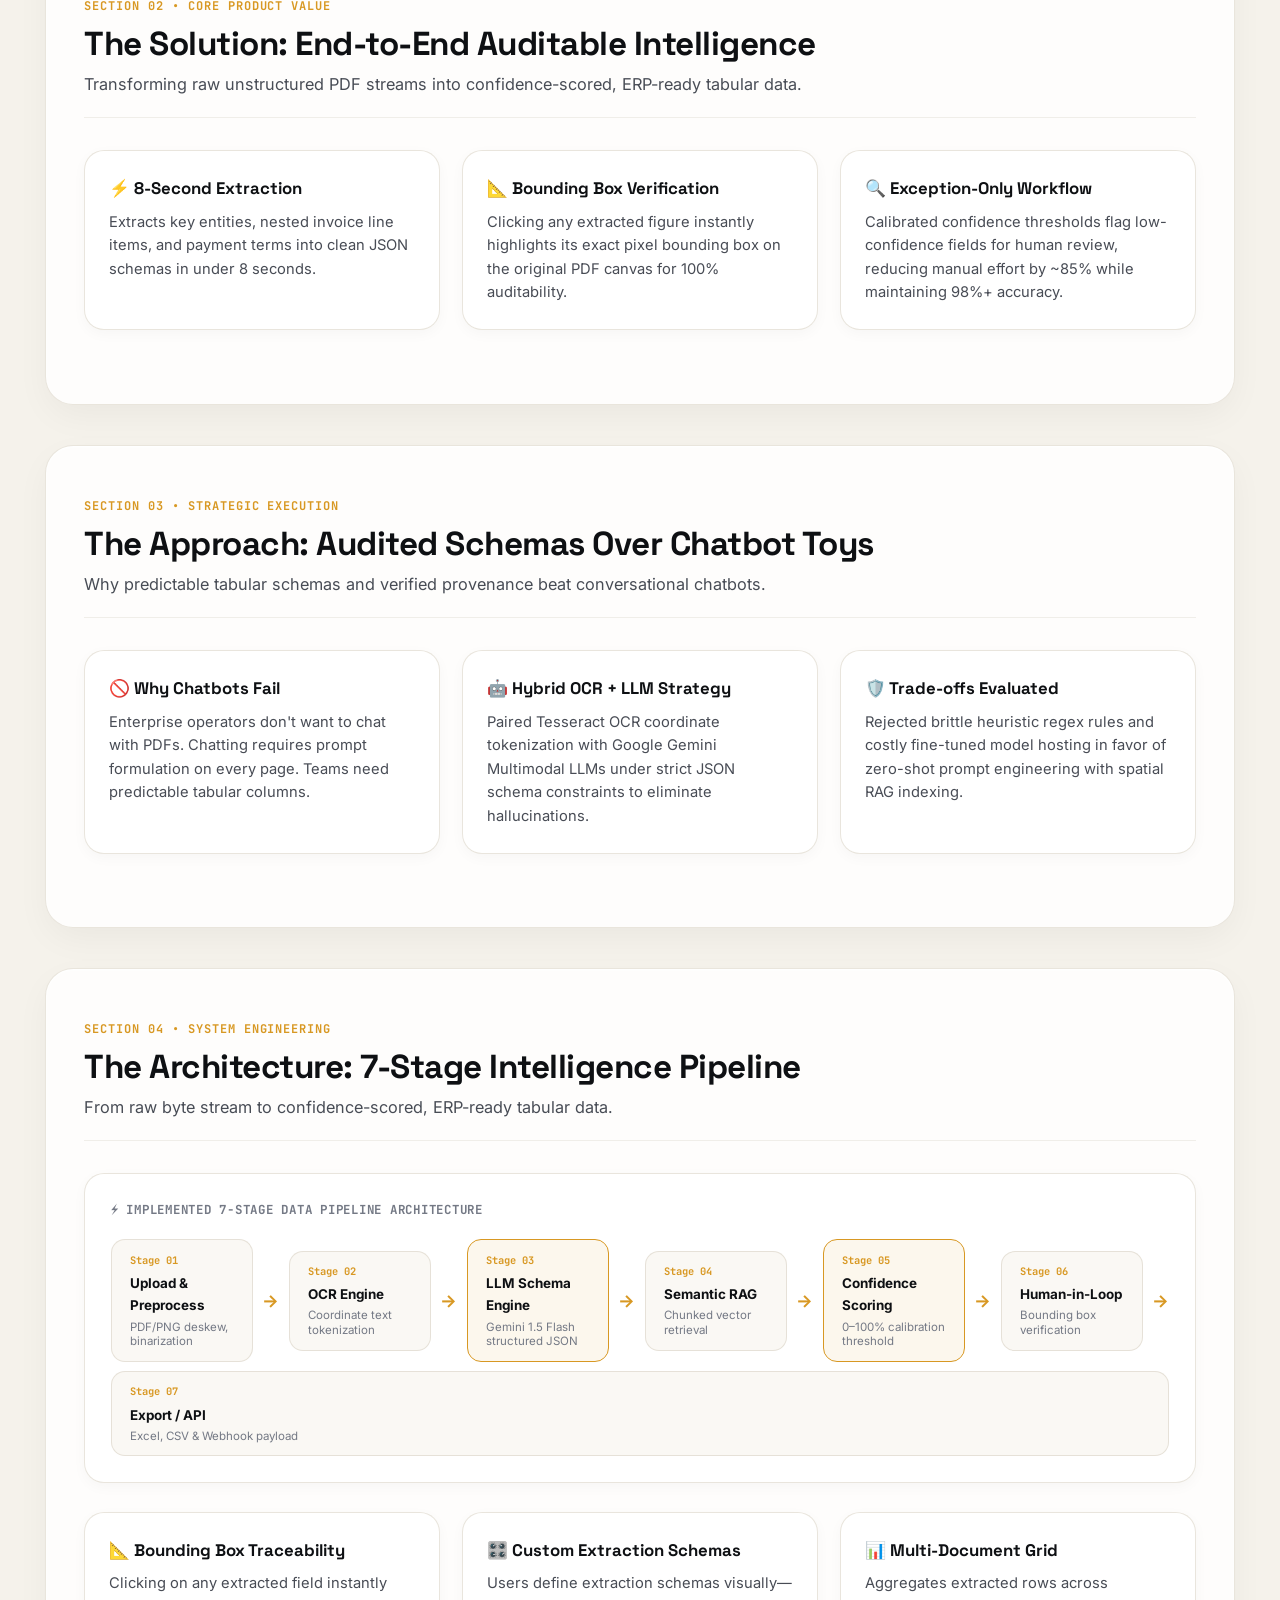
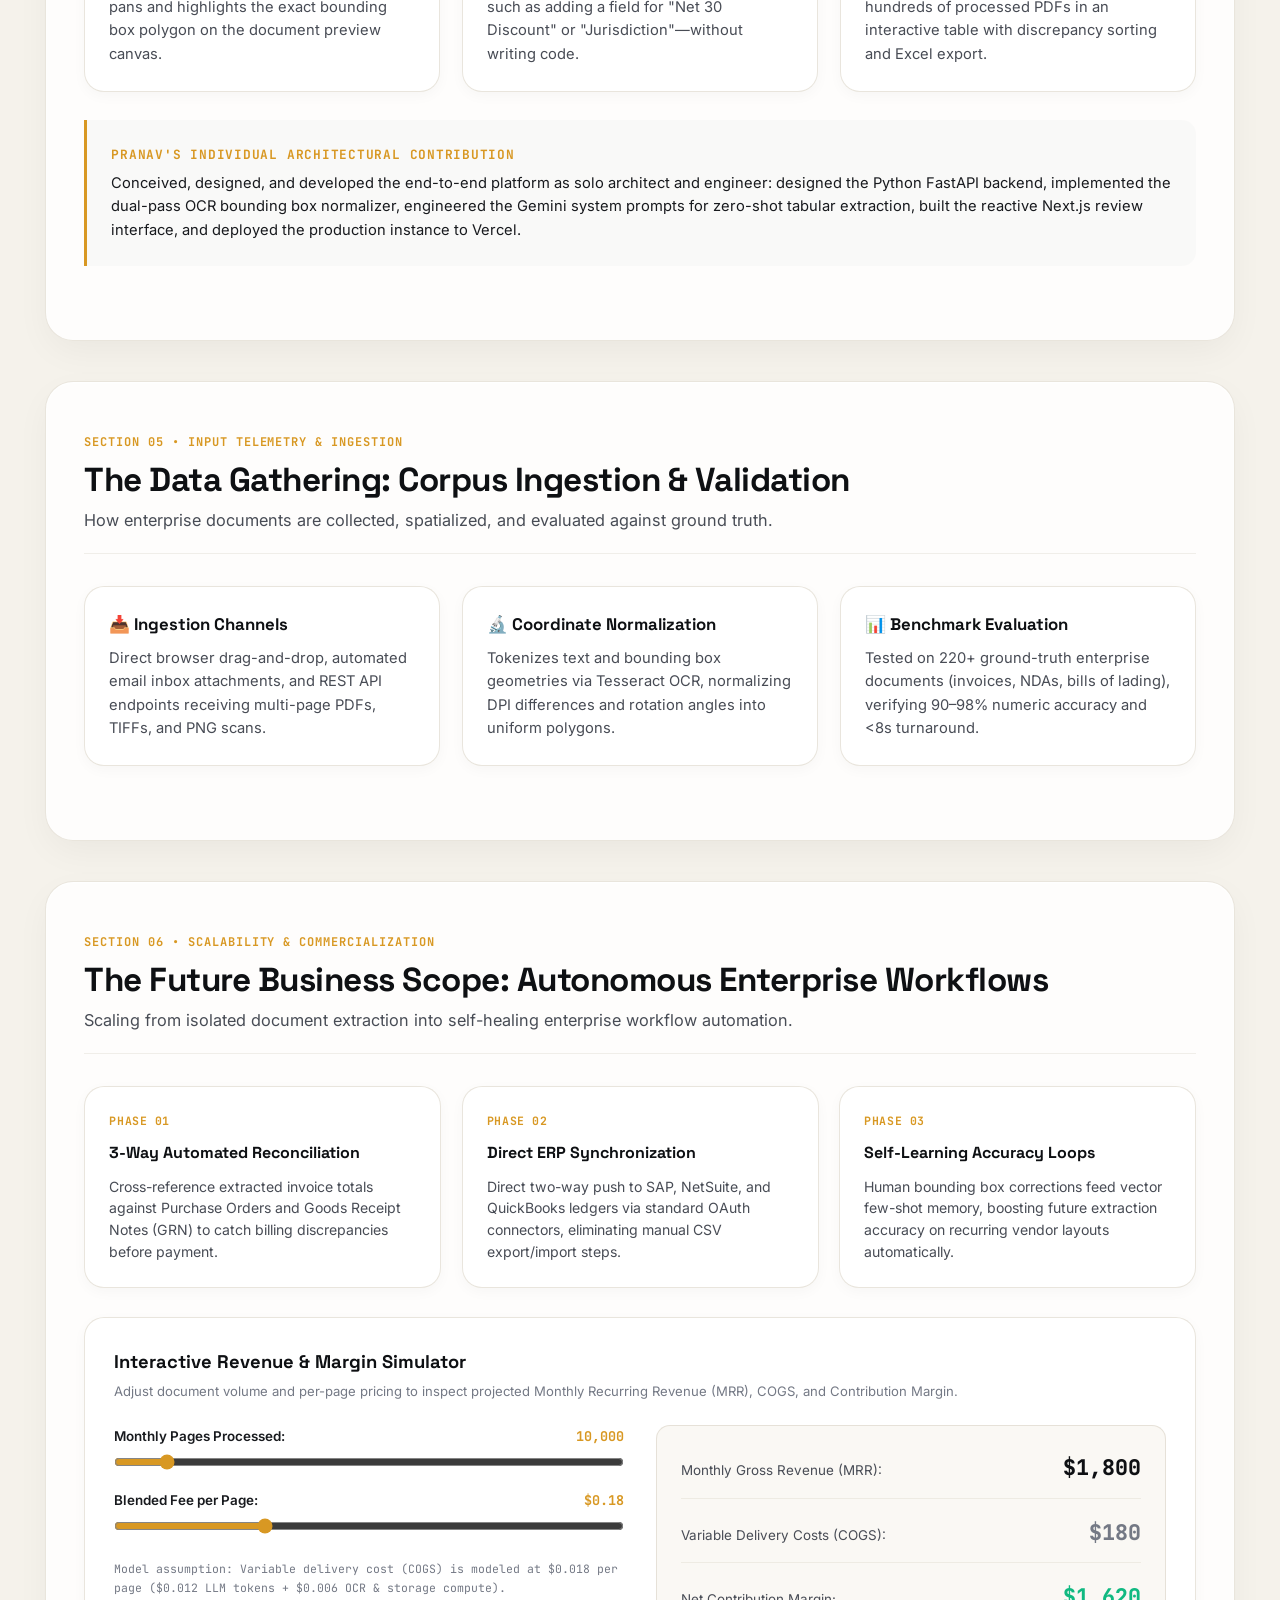
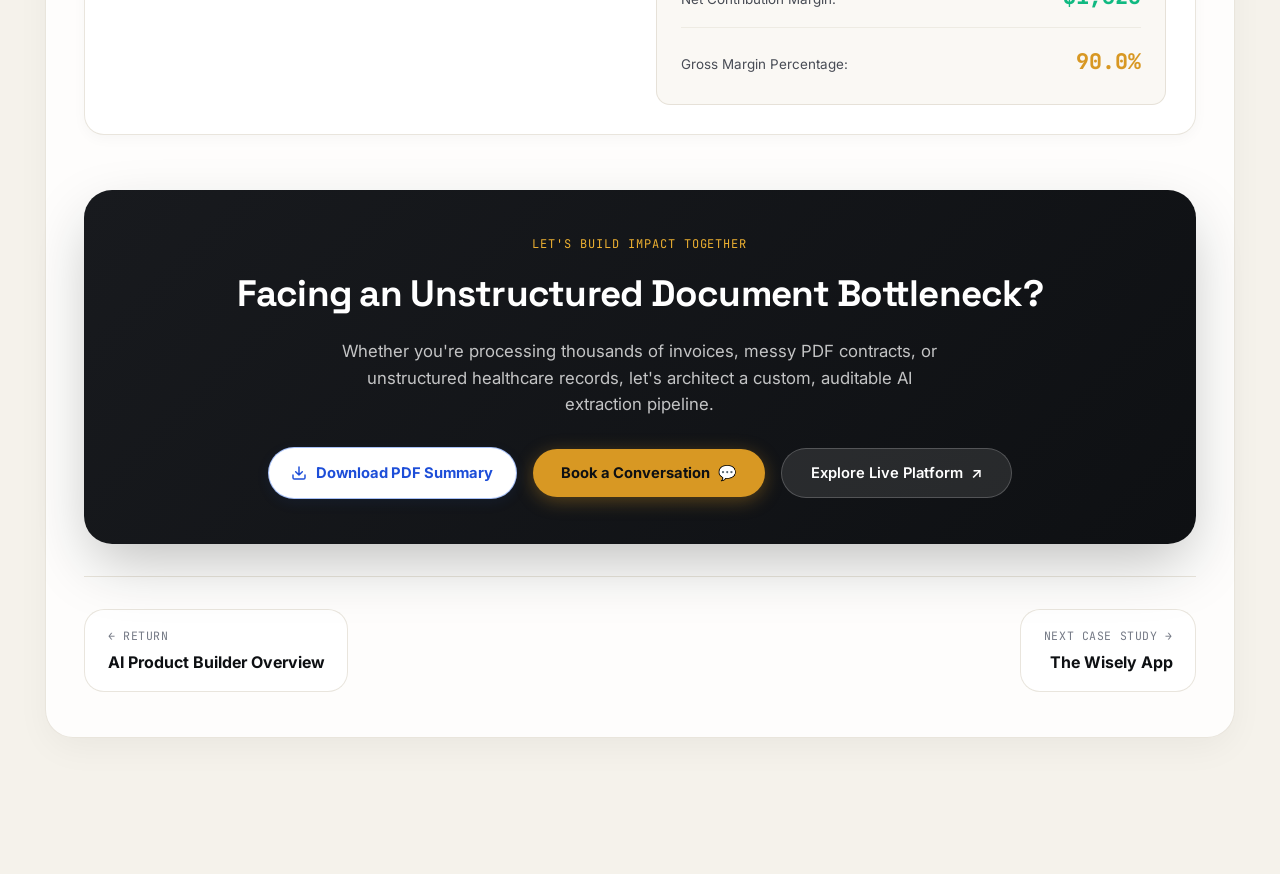
<file: products/shadow-analytics.html>
<!DOCTYPE html>
<html lang="en">
<head>
  <meta charset="UTF-8">
  <meta name="viewport" content="width=device-width, initial-scale=1.0">
  <title>Shadow Analytics Case Study | AI Document Intelligence & Data Extraction</title>
  <meta name="description" content="Detailed engineering and business case study of Shadow Analytics: an end-to-end AI document intelligence platform turning unstructured PDFs into validated, auditable enterprise data.">
  <meta name="author" content="Pranav Ghosh">
  <meta property="og:title" content="Shadow Analytics — AI Document Intelligence Platform Case Study">
  <meta property="og:description" content="How Shadow Analytics achieved 90-98% extraction accuracy and an 85% reduction in manual document review effort.">
  <meta property="og:type" content="article">
  <link rel="stylesheet" href="case-study.css">
</head>
<body>
  <div class="bg-atmosphere"></div>

  <!-- ==========================================================================
       DASHBOARD TOP NAVBAR
       Left: PranavGhosh | Centre: Role Switcher | Right: Let's Connect
       ========================================================================== -->
  <header class="dashboard-navbar">
    
    <!-- Left: PranavGhosh -->
    <div class="nav-left">
      <button class="nav-toggle-sidebar-btn" id="mobile-sidebar-toggle" title="Toggle Navigation Sidebar">
        <span>☰</span>
      </button>

      <a href="../index.html#overview" class="brand-anchor">
        <div class="brand-avatar-mini">PG</div>
        <div class="brand-text-name">Pranav<span>Ghosh</span></div>
      </a>
    </div>

    <!-- Centre: Two separate role buttons with Liquid Glass Sliding Track -->
    <div class="nav-centre">
      <div class="nav-role-slider-track" id="nav-role-slider-track" data-mode="builder">
        <div class="nav-role-slider-thumb" id="nav-role-slider-thumb"></div>
        <button class="nav-role-pill" data-mode="consultant" id="nav-pill-consultant" type="button" title="Switch to Data &amp; AI Consultant view">
          <span class="nav-centre-dot"></span>
          <span>Data &amp; AI Consultant</span>
        </button>
        <button class="nav-role-pill nav-role-pill-builder active" data-mode="builder" id="nav-pill-builder" type="button" title="Switch to AI Product Builder view">
          <span class="nav-centre-dot dot-yellow"></span>
          <span>AI Product Builder</span>
        </button>
      </div>
    </div>

    <!-- Right: Download PDF & Let's Connect Button -->
    <div class="nav-right" style="display: flex; align-items: center; gap: 0.65rem;">
      <a href="../assets/docs/shadow-analytics-case-study.pdf" download="Shadow-Analytics-Case-Study.pdf" class="nav-download-pdf-btn" title="Download Shadow Analytics 1-Page Case Study PDF">
        <svg width="14" height="14" viewBox="0 0 24 24" fill="none" stroke="currentColor" stroke-width="2.2" stroke-linecap="round" stroke-linejoin="round">
          <path d="M21 15v4a2 2 0 0 1-2 2H5a2 2 0 0 1-2-2v-4M7 10l5 5 5-5M12 15V3"/>
        </svg>
        <span>Download PDF</span>
      </a>
      <button id="btn-open-connect-modal" class="btn-lets-connect" title="Connect with Pranav">
        <span>Let's Connect</span>
        <span>→</span>
      </button>
    </div>

  </header>

  <!-- ==========================================================================
       SECONDARY SUB-NAVBAR: SHOWING PRODUCTS (Direct 1-Click Platform Switcher)
       ========================================================================== -->
  <nav class="cs-products-subnav" aria-label="AI Products Directory">
    <div class="cs-subnav-container">
      <div class="cs-subnav-track">
        <a href="shadow-analytics.html" class="cs-subnav-pill active">
          <span class="cs-subnav-icon">📄</span>
          <span class="cs-subnav-name">Shadow Analytics</span>
          <span class="cs-subnav-tag">Doc AI</span>
        </a>
        <a href="the-wisely-app.html" class="cs-subnav-pill">
          <span class="cs-subnav-icon">💳</span>
          <span class="cs-subnav-name">The Wisely App</span>
          <span class="cs-subnav-tag">Finance</span>
        </a>
        <a href="swingstatspro.html" class="cs-subnav-pill">
          <span class="cs-subnav-icon">⛳</span>
          <span class="cs-subnav-name">SwingStatsPro</span>
          <span class="cs-subnav-tag">Sports</span>
        </a>
        <a href="shipcargo.html" class="cs-subnav-pill">
          <span class="cs-subnav-icon">🚢</span>
          <span class="cs-subnav-name">ShipCargo</span>
          <span class="cs-subnav-tag">Logistics</span>
        </a>
        <a href="torque-care.html" class="cs-subnav-pill">
          <span class="cs-subnav-icon">🚗</span>
          <span class="cs-subnav-name">Torque Care</span>
          <span class="cs-subnav-tag">Auto Care</span>
        </a>
        <a href="nirvana.html" class="cs-subnav-pill">
          <span class="cs-subnav-icon">🧘</span>
          <span class="cs-subnav-name">Nirvana</span>
          <span class="cs-subnav-tag">Health</span>
        </a>
      </div>
    </div>
  </nav>

  <div class="case-study-wrapper">

    <!-- Hero Header -->
    <section class="cs-hero">
      <div class="cs-hero-topline">
        <div class="cs-badge-group">
          <span class="cs-badge">Case Study #01</span>
          <span class="cs-badge badge-live">
            <span class="pulse-dot"></span>
            <span>Production Deployment</span>
          </span>
        </div>
        <span class="cs-badge" style="background: rgba(0,0,0,0.04); color: var(--text-secondary); border-color: var(--border-card);">Document Intelligence &amp; LLMs</span>
      </div>

      <h1 class="cs-hero-title">Shadow Analytics</h1>
      <p class="cs-hero-subtitle">
        An AI-powered document intelligence pipeline that transforms unstructured contracts, invoices, and financial filings into structured, auditable, and confidence-scored enterprise data.
      </p>

      <!-- Redesigned Hero Meta & Live Web Preview Window -->
      <div class="cs-live-window-stage">
        
        <!-- Meta Specification Strip -->
        <div class="cs-live-meta-strip">
          <div class="cs-meta-pill">
            <span class="cs-meta-pill-label">Positioning</span>
            <span class="cs-meta-pill-val">Document Intelligence &amp; LLMs</span>
          </div>
          <div class="cs-meta-pill">
            <span class="cs-meta-pill-label">Role</span>
            <span class="cs-meta-pill-val">Founder &amp; AI Architect</span>
          </div>
          <div class="cs-meta-pill">
            <span class="cs-meta-pill-label">Core Tech</span>
            <span class="cs-meta-pill-val">Python • OCR • Gemini • RAG</span>
          </div>
          <div class="cs-meta-pill cs-meta-pill-cta">
            <span class="cs-meta-pill-label">Live Deployment</span>
            <a href="https://shadowanalytics19.vercel.app/" target="_blank" rel="noopener noreferrer" class="cs-live-url-anchor" title="Open full platform in new window">
              <span class="live-ping-dot"></span>
              <span>shadowanalytics19.vercel.app</span>
              <span>↗</span>
            </a>
          </div>
          <div class="cs-meta-pill cs-meta-pill-pdf">
            <span class="cs-meta-pill-label">Executive One-Pager</span>
            <a href="../assets/docs/shadow-analytics-case-study.pdf" download="Shadow-Analytics-Case-Study.pdf" class="cs-pdf-download-anchor" title="Download Shadow Analytics Case Study PDF">
              <span style="display: inline-flex; align-items: center; gap: 0.4rem;">
                <svg width="14" height="14" viewBox="0 0 24 24" fill="none" stroke="currentColor" stroke-width="2.2" stroke-linecap="round" stroke-linejoin="round">
                  <path d="M21 15v4a2 2 0 0 1-2 2H5a2 2 0 0 1-2-2v-4M7 10l5 5 5-5M12 15V3"/>
                </svg>
                <span>Download PDF</span>
              </span>
              <span class="cs-pdf-badge-tag">PDF</span>
            </a>
          </div>
        </div>

        <!-- Sleek macOS-Style Live Web Window -->
        <div class="cs-web-window">
          <!-- Window Header Bar -->
          <div class="cs-window-chrome">
            <div class="window-traffic-lights">
              <span class="traffic-light light-red" title="Close"></span>
              <span class="traffic-light light-yellow" title="Minimize"></span>
              <span class="traffic-light light-green" title="Expand"></span>
            </div>

            <!-- Address Bar with SSL Lock -->
            <div class="window-address-bar">
              <span class="ssl-lock" title="Secure SSL Connection">🔒</span>
              <span class="address-prefix">https://</span>
              <span class="address-host">www.shadowanalytics.in</span>
              <span class="window-badge-live">LIVE APPLICATION</span>
            </div>

            <!-- Window Quick Actions -->
            <div class="window-actions">
              <button type="button" class="window-action-btn btn-refresh-window" title="Reload Web Window" aria-label="Reload Web Window">
                <svg width="14" height="14" viewBox="0 0 24 24" fill="none" stroke="currentColor" stroke-width="2.2" stroke-linecap="round" stroke-linejoin="round">
                  <path d="M21.5 2v6h-6M21.34 15.57a10 10 0 1 1-.57-8.38l5.67-5.67"/>
                </svg>
              </button>
              <a href="https://shadowanalytics19.vercel.app/" target="_blank" rel="noopener noreferrer" class="window-action-btn" title="Open in New Tab" aria-label="Open in New Tab">
                <svg width="14" height="14" viewBox="0 0 24 24" fill="none" stroke="currentColor" stroke-width="2.2" stroke-linecap="round" stroke-linejoin="round">
                  <path d="M18 13v6a2 2 0 0 1-2 2H5a2 2 0 0 1-2-2V8a2 2 0 0 1 2-2h6M15 3h6v6M10 14L21 3"/>
                </svg>
              </a>
            </div>
          </div>

          <!-- Window Viewport with Canvas Screenshot Preview -->
          <div class="cs-window-viewport">
            <canvas aria-hidden="true" aria-label="Preview Screenshot of www.shadowanalytics.in" class="cs-preview-canvas animate-blurIn" role="img" style="width: 100%; height: 100%;" width="1440" height="900" data-preview-src="../assets/images/preview-shadowanalytics.png"></canvas>

            <!-- Interactive Hover Overlay with Launch Action -->
            <div class="cs-preview-hover-overlay">
              <a href="https://shadowanalytics19.vercel.app/" target="_blank" rel="noopener noreferrer" class="cs-hover-launch-card">
                <span>Explore Live Platform</span>
                <span class="launch-icon">↗</span>
              </a>
            </div>

            <div class="cs-window-footer-bar">
              <div class="cs-window-status">
                <span class="status-indicator"></span>
                <span>Verified Production UI Preview • 1440×900 Capture</span>
              </div>
              <a href="https://shadowanalytics19.vercel.app/" target="_blank" rel="noopener noreferrer" class="cs-window-launch-link">
                <span>Open Live Platform</span>
                <span>↗</span>
              </a>
            </div>
          </div>

        </div>

      </div>
    </section>

    <!-- Sticky Narrative Navigation (The 6-Part Framework) -->
    <nav class="cs-story-nav" aria-label="Case Study Sections">
      <a href="#problem" class="cs-story-link active">
        <span class="link-num">01</span>
        <span>The Problem</span>
      </a>
      <a href="#solution" class="cs-story-link">
        <span class="link-num">02</span>
        <span>The Solution</span>
      </a>
      <a href="#approach" class="cs-story-link">
        <span class="link-num">03</span>
        <span>The Approach</span>
      </a>
      <a href="#architecture" class="cs-story-link">
        <span class="link-num">04</span>
        <span>The Architecture</span>
      </a>
      <a href="#data-gathering" class="cs-story-link">
        <span class="link-num">05</span>
        <span>The Data Gathering</span>
      </a>
      <a href="#future-scope" class="cs-story-link">
        <span class="link-num">06</span>
        <span>The Future Business Scope</span>
      </a>
    </nav>

    <!-- =========================================================
         SECTION 1: THE PROBLEM
         ========================================================= -->
    <section id="problem" class="cs-section">
      <div class="cs-section-header">
        <div class="cs-section-step">Section 01 • Business Friction</div>
        <h2 class="cs-section-title">The Problem: The Multi-Billion Dollar PDF Trap</h2>
        <p class="cs-section-tagline">Why manual document reading paralyzes finance, legal, and enterprise compliance operations.</p>
      </div>

      <div class="cs-grid-3col">
        <div class="cs-card">
          <h3 class="cs-card-title">🎯 The Target User</h3>
          <p class="cs-card-text">
            Enterprise procurement teams, accounts payable auditors, and compliance analysts ingesting 500 to 15,000 unstructured PDFs every month.
          </p>
        </div>
        <div class="cs-card">
          <h3 class="cs-card-title">⚠️ Why OCR Breaks</h3>
          <p class="cs-card-text">
            Documents arrive in unpredictable formats—scanned images, rotated pages, multi-column tables. Legacy template-based OCR fails whenever layouts shift by even 5 pixels.
          </p>
        </div>
        <div class="cs-card">
          <h3 class="cs-card-title">💸 The High Cost</h3>
          <p class="cs-card-text">
            A mid-sized team processing 2,500 documents at 30 minutes each burns 1,250 labor hours ($40,000/month) with a 4–8% typographical error rate.
          </p>
        </div>
      </div>
    </section>

    <!-- =========================================================
         SECTION 2: THE SOLUTION
         ========================================================= -->
    <section id="solution" class="cs-section">
      <div class="cs-section-header">
        <div class="cs-section-step">Section 02 • Core Product Value</div>
        <h2 class="cs-section-title">The Solution: End-to-End Auditable Intelligence</h2>
        <p class="cs-section-tagline">Transforming raw unstructured PDF streams into confidence-scored, ERP-ready tabular data.</p>
      </div>

      <div class="cs-grid-3col">
        <div class="cs-card">
          <h3 class="cs-card-title">⚡ 8-Second Extraction</h3>
          <p class="cs-card-text">
            Extracts key entities, nested invoice line items, and payment terms into clean JSON schemas in under 8 seconds.
          </p>
        </div>
        <div class="cs-card">
          <h3 class="cs-card-title">📐 Bounding Box Verification</h3>
          <p class="cs-card-text">
            Clicking any extracted figure instantly highlights its exact pixel bounding box on the original PDF canvas for 100% auditability.
          </p>
        </div>
        <div class="cs-card">
          <h3 class="cs-card-title">🔍 Exception-Only Workflow</h3>
          <p class="cs-card-text">
            Calibrated confidence thresholds flag low-confidence fields for human review, reducing manual effort by ~85% while maintaining 98%+ accuracy.
          </p>
        </div>
      </div>
    </section>

    <!-- =========================================================
         SECTION 3: THE APPROACH
         ========================================================= -->
    <section id="approach" class="cs-section">
      <div class="cs-section-header">
        <div class="cs-section-step">Section 03 • Strategic Execution</div>
        <h2 class="cs-section-title">The Approach: Audited Schemas Over Chatbot Toys</h2>
        <p class="cs-section-tagline">Why predictable tabular schemas and verified provenance beat conversational chatbots.</p>
      </div>

      <div class="cs-grid-3col">
        <div class="cs-card">
          <h3 class="cs-card-title">🚫 Why Chatbots Fail</h3>
          <p class="cs-card-text">
            Enterprise operators don't want to chat with PDFs. Chatting requires prompt formulation on every page. Teams need predictable tabular columns.
          </p>
        </div>
        <div class="cs-card">
          <h3 class="cs-card-title">🤖 Hybrid OCR + LLM Strategy</h3>
          <p class="cs-card-text">
            Paired Tesseract OCR coordinate tokenization with Google Gemini Multimodal LLMs under strict JSON schema constraints to eliminate hallucinations.
          </p>
        </div>
        <div class="cs-card">
          <h3 class="cs-card-title">🛡️ Trade-offs Evaluated</h3>
          <p class="cs-card-text">
            Rejected brittle heuristic regex rules and costly fine-tuned model hosting in favor of zero-shot prompt engineering with spatial RAG indexing.
          </p>
        </div>
      </div>
    </section>

    <!-- =========================================================
         SECTION 4: THE ARCHITECTURE
         ========================================================= -->
    <section id="architecture" class="cs-section">
      <div class="cs-section-header">
        <div class="cs-section-step">Section 04 • System Engineering</div>
        <h2 class="cs-section-title">The Architecture: 7-Stage Intelligence Pipeline</h2>
        <p class="cs-section-tagline">From raw byte stream to confidence-scored, ERP-ready tabular data.</p>
      </div>

      <!-- Implemented Workflow Architecture -->
      <div class="pipeline-viz-container">
        <div class="pipeline-viz-title">⚡ Implemented 7-Stage Data Pipeline Architecture</div>
        <div class="pipeline-flow">
          <div class="pipeline-node">
            <span class="p-node-step">Stage 01</span>
            <span class="p-node-title">Upload &amp; Preprocess</span>
            <span class="p-node-sub">PDF/PNG deskew, binarization</span>
          </div>
          <span class="pipeline-arrow">→</span>
          <div class="pipeline-node">
            <span class="p-node-step">Stage 02</span>
            <span class="p-node-title">OCR Engine</span>
            <span class="p-node-sub">Coordinate text tokenization</span>
          </div>
          <span class="pipeline-arrow">→</span>
          <div class="pipeline-node node-highlight">
            <span class="p-node-step">Stage 03</span>
            <span class="p-node-title">LLM Schema Engine</span>
            <span class="p-node-sub">Gemini 1.5 Flash structured JSON</span>
          </div>
          <span class="pipeline-arrow">→</span>
          <div class="pipeline-node">
            <span class="p-node-step">Stage 04</span>
            <span class="p-node-title">Semantic RAG</span>
            <span class="p-node-sub">Chunked vector retrieval</span>
          </div>
          <span class="pipeline-arrow">→</span>
          <div class="pipeline-node node-highlight">
            <span class="p-node-step">Stage 05</span>
            <span class="p-node-title">Confidence Scoring</span>
            <span class="p-node-sub">0–100% calibration threshold</span>
          </div>
          <span class="pipeline-arrow">→</span>
          <div class="pipeline-node">
            <span class="p-node-step">Stage 06</span>
            <span class="p-node-title">Human-in-Loop</span>
            <span class="p-node-sub">Bounding box verification</span>
          </div>
          <span class="pipeline-arrow">→</span>
          <div class="pipeline-node">
            <span class="p-node-step">Stage 07</span>
            <span class="p-node-title">Export / API</span>
            <span class="p-node-sub">Excel, CSV &amp; Webhook payload</span>
          </div>
        </div>
      </div>

      <!-- Feature Grid -->
      <div class="cs-grid-3col">
        <div class="cs-card">
          <h3 class="cs-card-title">📐 Bounding Box Traceability</h3>
          <p class="cs-card-text">
            Clicking on any extracted field instantly pans and highlights the exact bounding box polygon on the document preview canvas.
          </p>
        </div>
        <div class="cs-card">
          <h3 class="cs-card-title">🎛️ Custom Extraction Schemas</h3>
          <p class="cs-card-text">
            Users define extraction schemas visually—such as adding a field for "Net 30 Discount" or "Jurisdiction"—without writing code.
          </p>
        </div>
        <div class="cs-card">
          <h3 class="cs-card-title">📊 Multi-Document Grid</h3>
          <p class="cs-card-text">
            Aggregates extracted rows across hundreds of processed PDFs in an interactive table with discrepancy sorting and Excel export.
          </p>
        </div>
      </div>

      <!-- Individual Contribution Callout -->
      <div class="contribution-box">
        <div class="contribution-title">Pranav's Individual Architectural Contribution</div>
        <div class="contribution-text">
          Conceived, designed, and developed the end-to-end platform as solo architect and engineer: designed the Python FastAPI backend, implemented the dual-pass OCR bounding box normalizer, engineered the Gemini system prompts for zero-shot tabular extraction, built the reactive Next.js review interface, and deployed the production instance to Vercel.
        </div>
      </div>
    </section>

    <!-- =========================================================
         SECTION 5: THE DATA GATHERING
         ========================================================= -->
    <section id="data-gathering" class="cs-section">
      <div class="cs-section-header">
        <div class="cs-section-step">Section 05 • Input Telemetry &amp; Ingestion</div>
        <h2 class="cs-section-title">The Data Gathering: Corpus Ingestion &amp; Validation</h2>
        <p class="cs-section-tagline">How enterprise documents are collected, spatialized, and evaluated against ground truth.</p>
      </div>

      <div class="cs-grid-3col">
        <div class="cs-card">
          <h3 class="cs-card-title">📥 Ingestion Channels</h3>
          <p class="cs-card-text">
            Direct browser drag-and-drop, automated email inbox attachments, and REST API endpoints receiving multi-page PDFs, TIFFs, and PNG scans.
          </p>
        </div>
        <div class="cs-card">
          <h3 class="cs-card-title">🔬 Coordinate Normalization</h3>
          <p class="cs-card-text">
            Tokenizes text and bounding box geometries via Tesseract OCR, normalizing DPI differences and rotation angles into uniform polygons.
          </p>
        </div>
        <div class="cs-card">
          <h3 class="cs-card-title">📊 Benchmark Evaluation</h3>
          <p class="cs-card-text">
            Tested on 220+ ground-truth enterprise documents (invoices, NDAs, bills of lading), verifying 90–98% numeric accuracy and &lt;8s turnaround.
          </p>
        </div>
      </div>
    </section>

    <!-- =========================================================
         SECTION 6: THE FUTURE BUSINESS SCOPE
         ========================================================= -->
    <section id="future-scope" class="cs-section">
      <div class="cs-section-header">
        <div class="cs-section-step">Section 06 • Scalability &amp; Commercialization</div>
        <h2 class="cs-section-title">The Future Business Scope: Autonomous Enterprise Workflows</h2>
        <p class="cs-section-tagline">Scaling from isolated document extraction into self-healing enterprise workflow automation.</p>
      </div>

      <div class="roadmap-timeline-grid">
        <div class="roadmap-card">
          <span class="roadmap-period">Phase 01</span>
          <h4 class="roadmap-title">3-Way Automated Reconciliation</h4>
          <p class="roadmap-desc">
            Cross-reference extracted invoice totals against Purchase Orders and Goods Receipt Notes (GRN) to catch billing discrepancies before payment.
          </p>
        </div>
        <div class="roadmap-card">
          <span class="roadmap-period">Phase 02</span>
          <h4 class="roadmap-title">Direct ERP Synchronization</h4>
          <p class="roadmap-desc">
            Direct two-way push to SAP, NetSuite, and QuickBooks ledgers via standard OAuth connectors, eliminating manual CSV export/import steps.
          </p>
        </div>
        <div class="roadmap-card">
          <span class="roadmap-period">Phase 03</span>
          <h4 class="roadmap-title">Self-Learning Accuracy Loops</h4>
          <p class="roadmap-desc">
            Human bounding box corrections feed vector few-shot memory, boosting future extraction accuracy on recurring vendor layouts automatically.
          </p>
        </div>
      </div>

      <!-- Interactive Revenue Model Calculator -->
      <div class="calculator-container" data-model-type="per-unit" data-unit-cost="0.018">
        <div class="calc-header">
          <h3 class="calc-title">Interactive Revenue &amp; Margin Simulator</h3>
          <p class="calc-subtext">Adjust document volume and per-page pricing to inspect projected Monthly Recurring Revenue (MRR), COGS, and Contribution Margin.</p>
        </div>

        <div class="calc-layout">
          <div class="calc-inputs">
            <div class="calc-input-group">
              <div class="calc-label-row">
                <span>Monthly Pages Processed:</span>
                <span class="calc-current-val" id="calc-vol-val">10,000</span>
              </div>
              <input type="range" class="calc-range" id="calc-vol" min="1000" max="100000" step="1000" value="10000">
            </div>

            <div class="calc-input-group">
              <div class="calc-label-row">
                <span>Blended Fee per Page:</span>
                <span class="calc-current-val" id="calc-price-val">$0.18</span>
              </div>
              <input type="range" class="calc-range" id="calc-price" min="0.05" max="0.50" step="0.01" value="0.18">
            </div>

            <div class="calc-formula-note">
              Model assumption: Variable delivery cost (COGS) is modeled at $0.018 per page ($0.012 LLM tokens + $0.006 OCR &amp; storage compute).
            </div>
          </div>

          <div class="calc-outputs">
            <div class="output-row">
              <span class="output-label">Monthly Gross Revenue (MRR):</span>
              <span class="output-val" id="out-mrr">$1,800</span>
            </div>
            <div class="output-row">
              <span class="output-label">Variable Delivery Costs (COGS):</span>
              <span class="output-val" style="color: var(--text-muted);" id="out-cogs">$180</span>
            </div>
            <div class="output-row">
              <span class="output-label">Net Contribution Margin:</span>
              <span class="output-val highlight" id="out-contribution">$1,620</span>
            </div>
            <div class="output-row">
              <span class="output-label">Gross Margin Percentage:</span>
              <span class="output-val" style="color: var(--yellow-subtle);" id="out-margin">90.0%</span>
            </div>
          </div>
        </div>
      </div>

      <!-- Conversion Box -->
      <div class="cs-conversion-cta">
        <div class="cta-tag">Let's Build Impact Together</div>
        <h3 class="cta-title">Facing an Unstructured Document Bottleneck?</h3>
        <p class="cta-subtitle">
          Whether you're processing thousands of invoices, messy PDF contracts, or unstructured healthcare records, let's architect a custom, auditable AI extraction pipeline.
        </p>
        <div class="cta-actions">
          <a href="../assets/docs/shadow-analytics-case-study.pdf" download="Shadow-Analytics-Case-Study.pdf" class="cta-btn-pdf" title="Download Shadow Analytics Case Study PDF">
            <svg width="16" height="16" viewBox="0 0 24 24" fill="none" stroke="currentColor" stroke-width="2.2" stroke-linecap="round" stroke-linejoin="round">
              <path d="M21 15v4a2 2 0 0 1-2 2H5a2 2 0 0 1-2-2v-4M7 10l5 5 5-5M12 15V3"/>
            </svg>
            <span>Download PDF Summary</span>
          </a>
          <a href="https://wa.me/919821921465?text=Hi%20Pranav,%20saw%20your%20Shadow%20Analytics%20case%20study%20and%20would%20love%20to%20discuss%20an%20AI%20document%20workflow." target="_blank" rel="noopener noreferrer" class="cta-btn-gold">
            <span>Book a Conversation</span>
            <span>💬</span>
          </a>
          <a href="https://shadowanalytics19.vercel.app/" target="_blank" rel="noopener noreferrer" class="cta-btn-ghost">
            <span>Explore Live Platform</span>
            <span>↗</span>
          </a>
        </div>
      </div>

      <!-- Project Pagination Footer -->
      <div class="cs-pagination-footer">
        <a href="../index.html#products" class="cs-page-nav-card">
          <span class="cs-page-nav-direction">← Return</span>
          <span class="cs-page-nav-name">AI Product Builder Overview</span>
        </a>
        <a href="the-wisely-app.html" class="cs-page-nav-card" style="text-align: right;">
          <span class="cs-page-nav-direction">Next Case Study →</span>
          <span class="cs-page-nav-name">The Wisely App</span>
        </a>
      </div>
    </section>

  </div>

  <!-- ==========================================================================
       CONNECT MODAL DIALOG
       ========================================================================== -->
  <div class="connect-modal-overlay" id="connect-modal">
    <div class="connect-dialog">
      <div class="connect-dialog-header">
        <h3 class="connect-dialog-title">Let's Connect &amp; Collaborate</h3>
        <button class="connect-dialog-close" id="connect-modal-close" title="Close Modal">✕</button>
      </div>

      <p style="font-size: 0.95rem; color: var(--text-secondary); line-height: 1.6;">
        I am currently available as an <strong>Immediate Joiner</strong> for consulting engagements, analytics leadership, and full-time opportunities. Based in Delhi, India, with complete openness to relocation and remote positions globally.
      </p>

      <div class="direct-email-box">
        <a href="mailto:pranavghosh19@gmail.com" class="email-address-text" style="text-decoration: none; color: inherit;">pranavghosh19@gmail.com</a>
        <button id="btn-copy-email" class="btn-copy-email">COPY EMAIL</button>
      </div>

      <div class="connect-links-row">
        <a href="https://wa.me/919821921465?text=Hi%20Pranav%2C%20got%20your%20number%20from%20your%20Portfolio.%20Can%20we%20connect%3F" target="_blank" rel="noopener noreferrer" class="btn-whatsapp" id="btn-whatsapp-connect">
          <svg width="18" height="18" viewBox="0 0 24 24" fill="currentColor" style="flex-shrink:0;">
            <path d="M12.031 6.172c-3.181 0-5.767 2.586-5.768 5.766-.001 1.298.38 2.27 1.019 3.287l-.582 2.128 2.182-.573c.978.58 1.911.928 3.145.929 3.178 0 5.767-2.587 5.768-5.766.001-3.187-2.575-5.77-5.764-5.771zm3.392 8.244c-.144.405-.837.774-1.17.824-.299.045-.677.063-1.092-.069-.252-.08-.575-.187-.988-.365-1.739-.751-2.874-2.502-2.961-2.617-.087-.116-.708-.94-.708-1.793s.448-1.273.607-1.446c.159-.173.346-.217.462-.217l.332.007c.106.005.249-.04.39.298.144.347.491 1.2.534 1.287.043.087.072.188.014.304-.058.116-.087.188-.173.289l-.26.304c-.087.086-.177.18-.076.354.101.174.449.741.964 1.201.662.591 1.221.774 1.394.86s.275.072.376-.043c.101-.116.433-.506.549-.68.116-.173.231-.145.39-.087s1.011.477 1.184.564.289.13.332.202c.045.072.045.419-.099.824zm-3.392-12.416c-5.514 0-10 4.486-10 10 0 1.76.459 3.413 1.261 4.856l-1.3 4.76 4.887-1.281c1.395.763 2.985 1.198 4.673 1.198 5.514 0 10-4.486 10-10s-4.486-10-10-10z"/>
          </svg>
          <span>WhatsApp Chat</span>
        </a>
        <a href="https://drive.google.com/file/d/1pM4QU5h2h_4ncfhvDfFU4LmVK_NWsJRH/view?usp=sharing" target="_blank" rel="noopener noreferrer" class="btn-lets-connect" style="padding: 0.65rem 1.4rem; font-size: 0.85rem;">
          <span>📄 Download CV (PDF)</span>
        </a>
        <a href="https://www.linkedin.com/in/pranavghosh19/" target="_blank" rel="noopener noreferrer" class="nav-secondary-btn">
          <span>LinkedIn ↗</span>
        </a>
        <a href="https://github.com/PranavGhosh19" target="_blank" rel="noopener noreferrer" class="nav-secondary-btn">
          <span>GitHub ↗</span>
        </a>
      </div>
    </div>
  </div>

  <script src="case-study.js"></script>
</body>
</html>
</file>
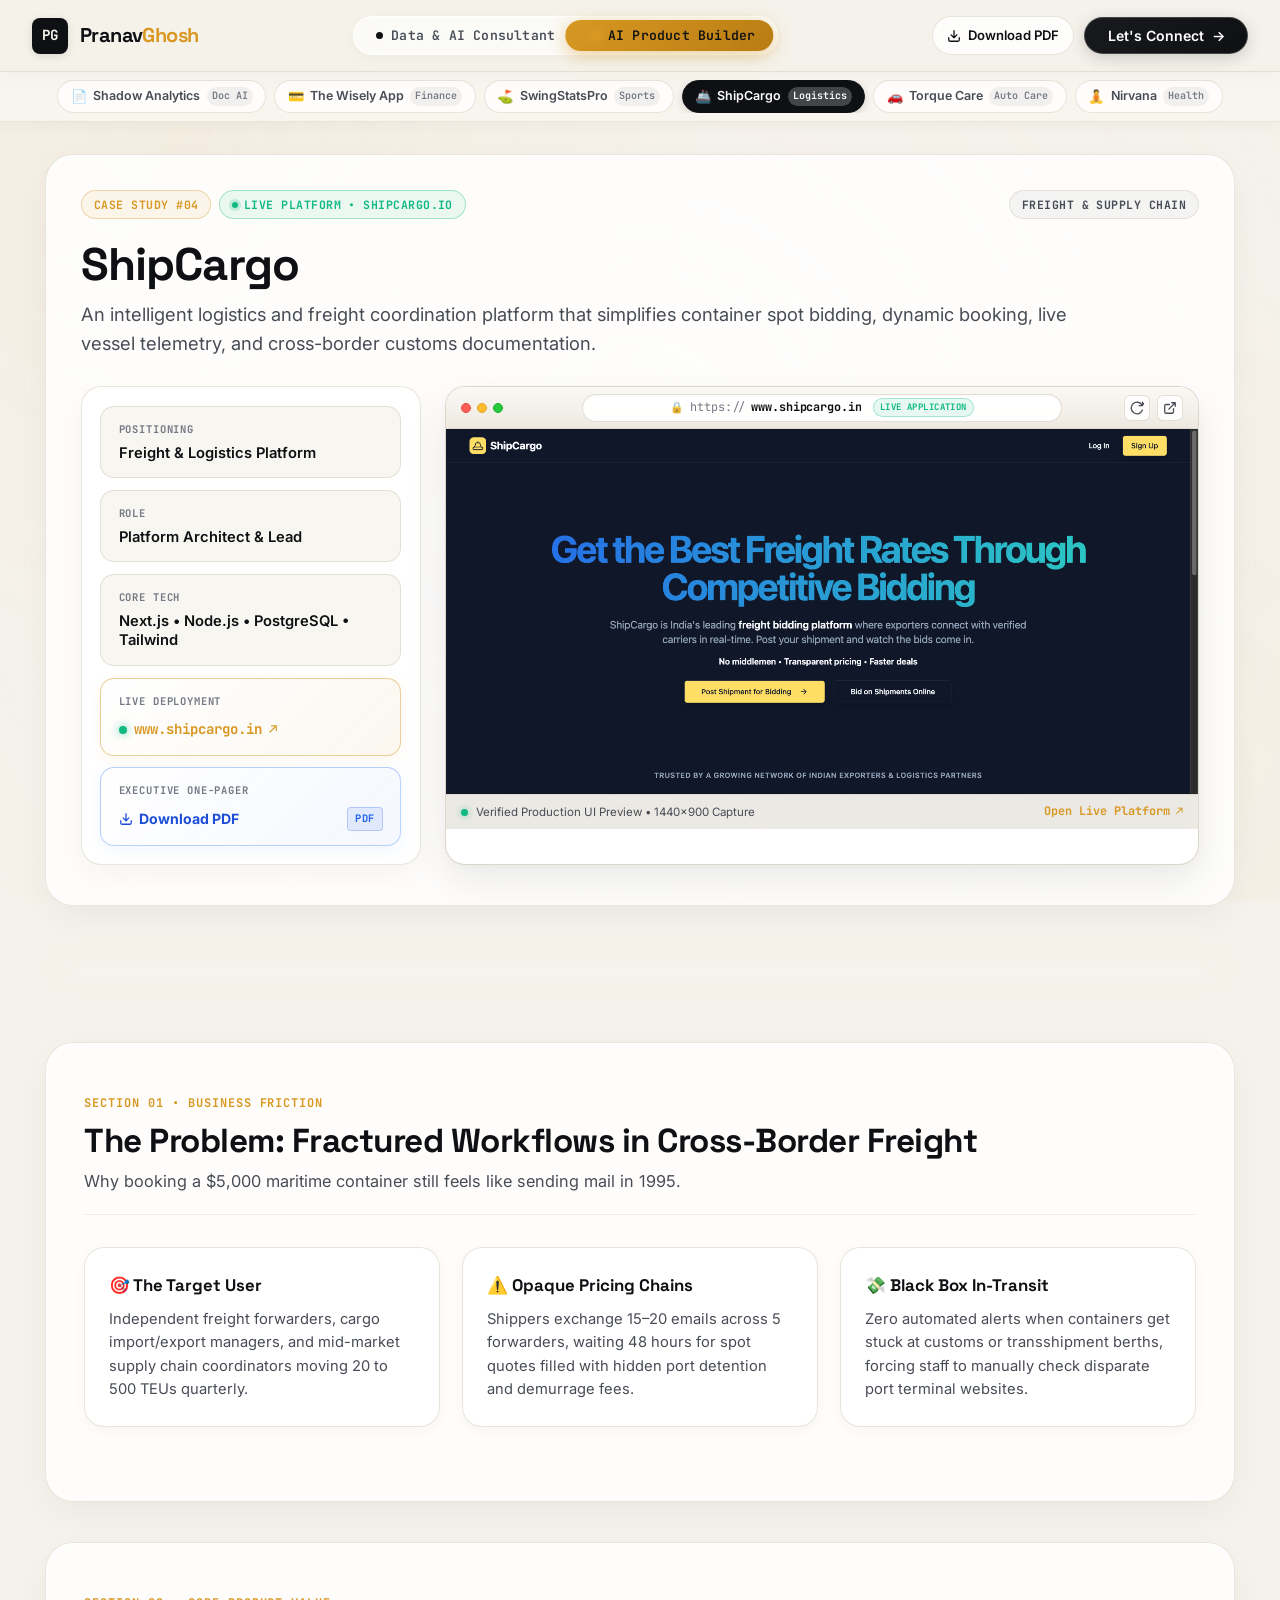
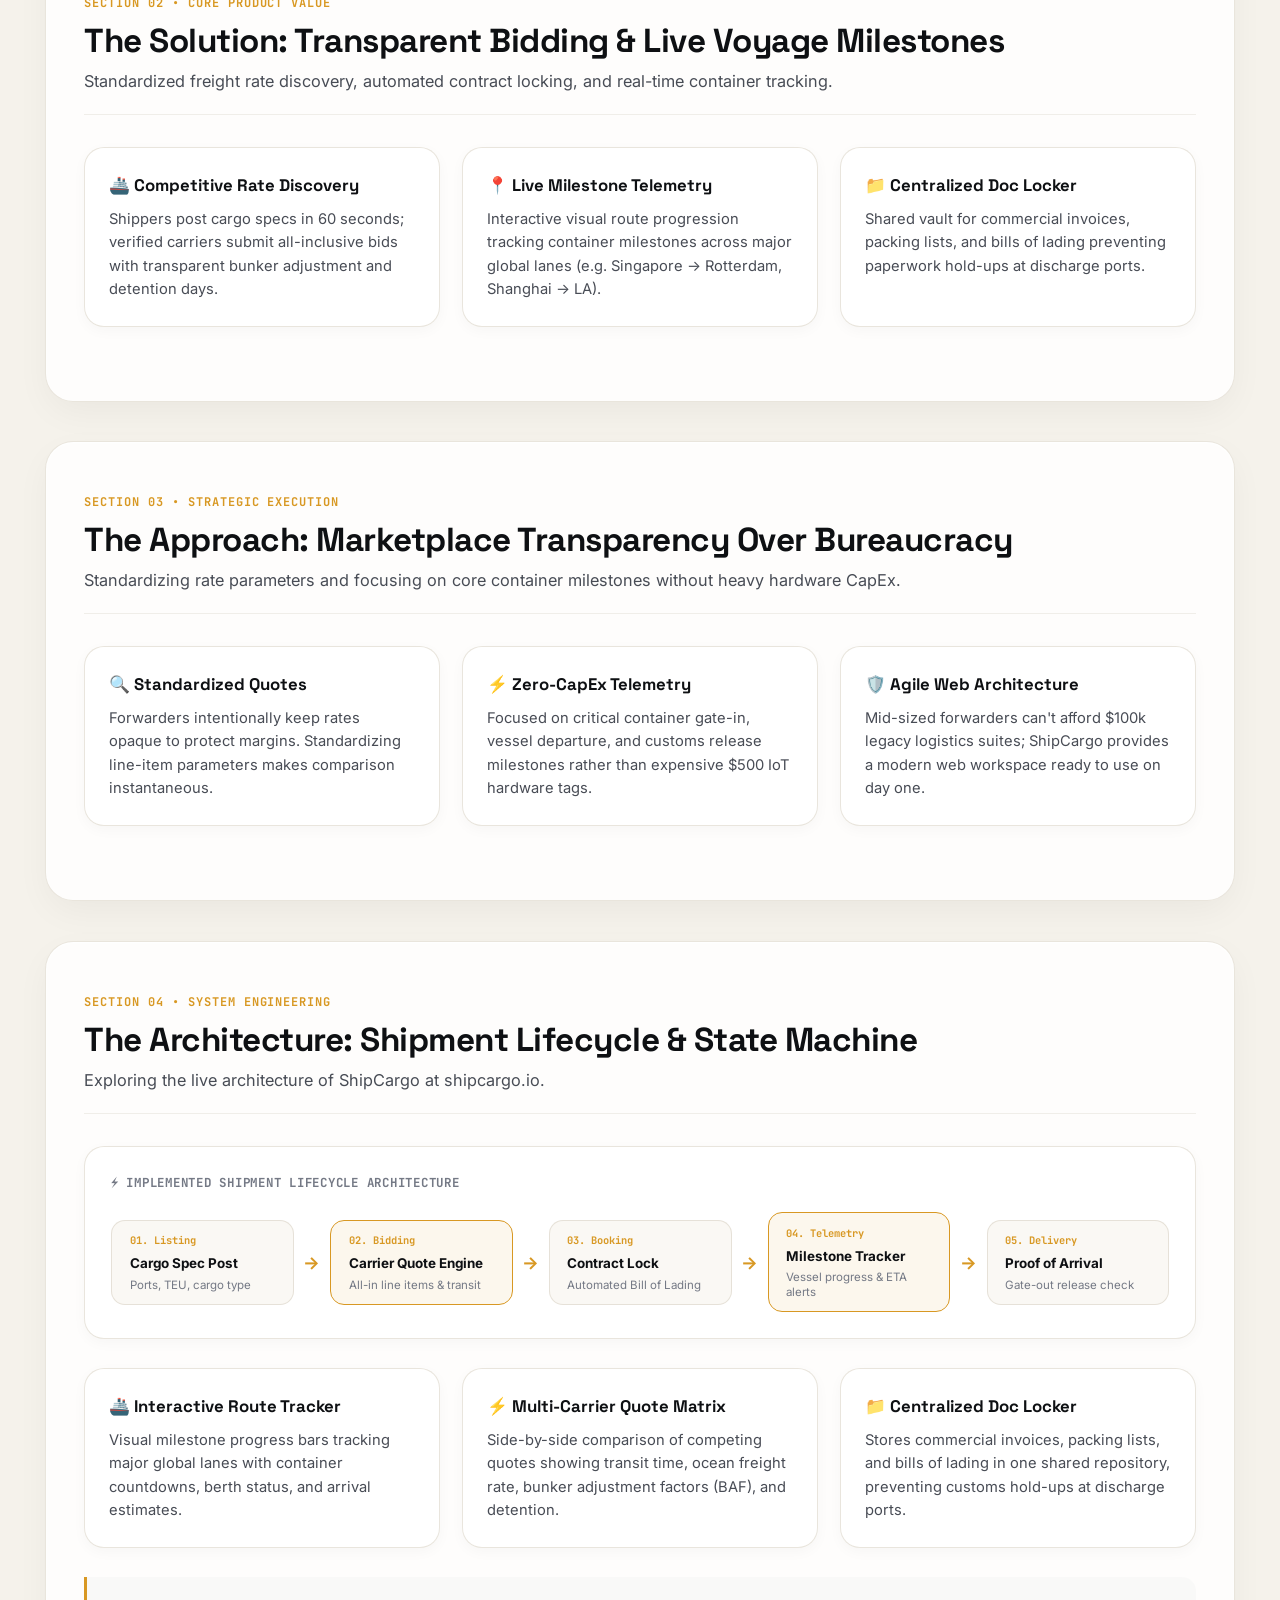
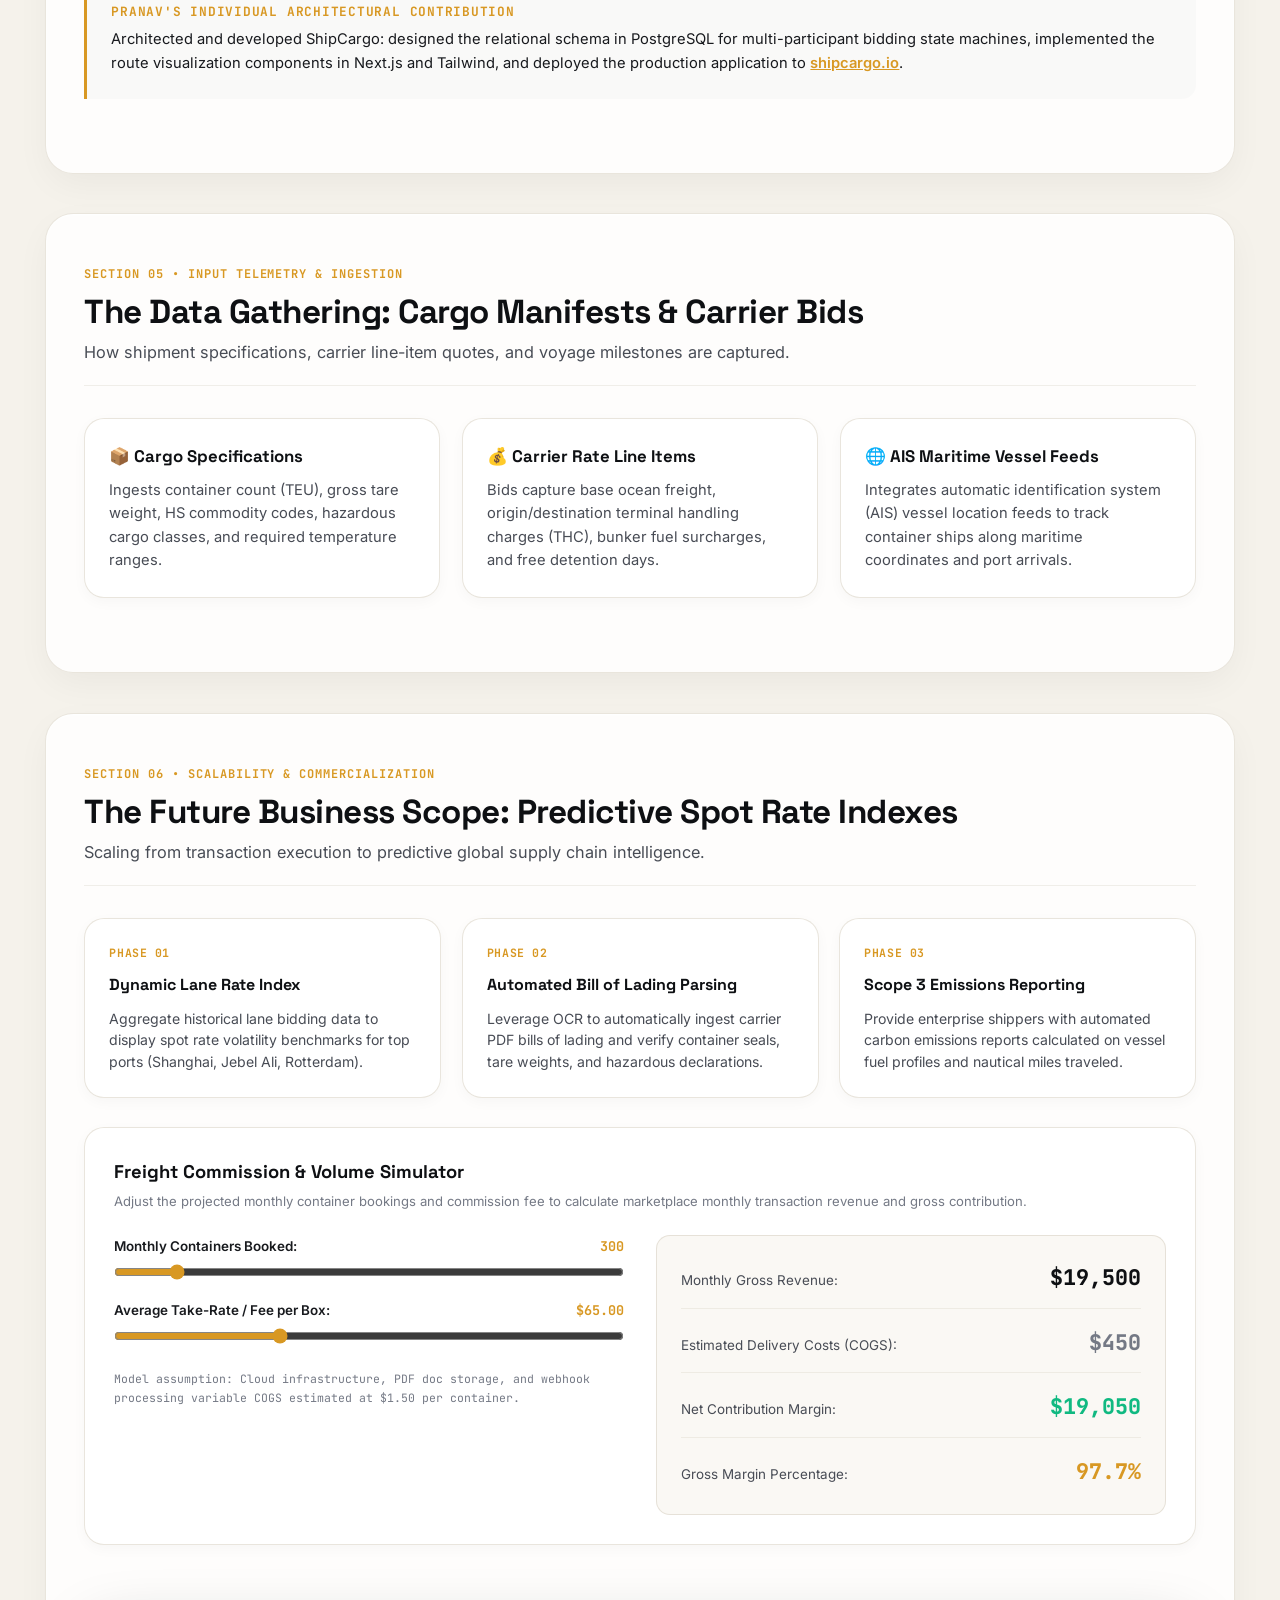
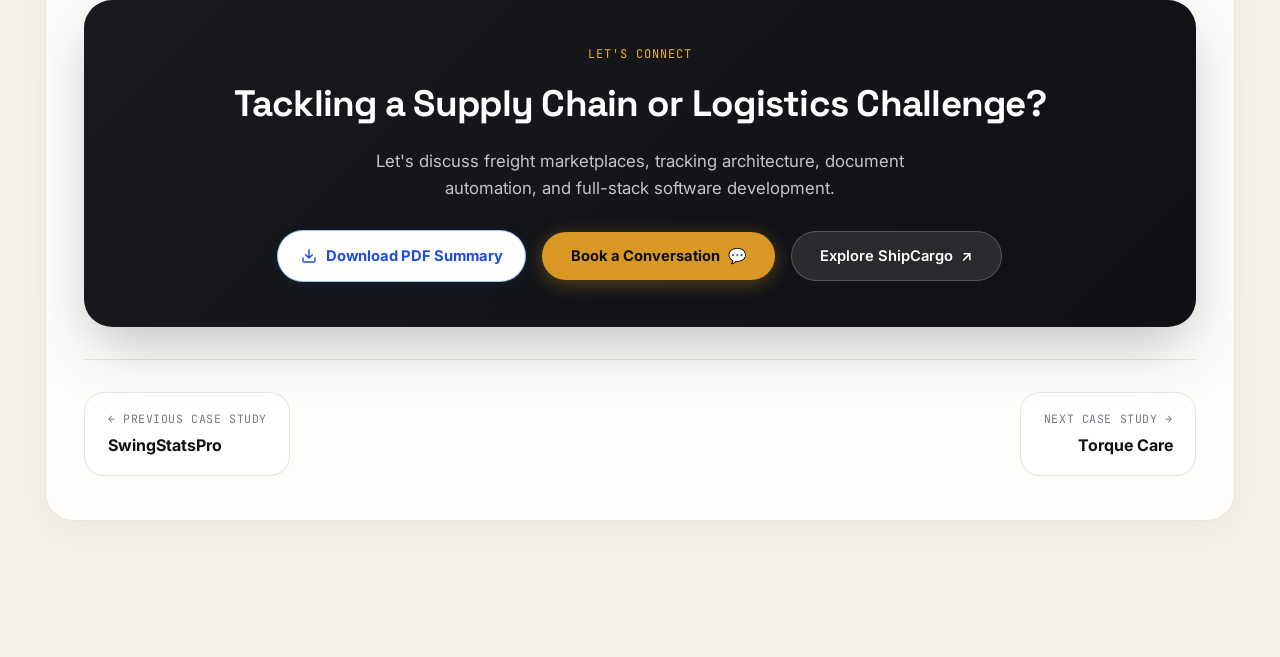
<file: products/shipcargo.html>
<!DOCTYPE html>
<html lang="en">
<head>
  <meta charset="UTF-8">
  <meta name="viewport" content="width=device-width, initial-scale=1.0">
  <title>ShipCargo Case Study | Digital Freight &amp; Logistics Marketplace</title>
  <meta name="description" content="Engineering and business case study of ShipCargo: a freight and logistics platform streamlining container bidding, booking, and real-time shipment milestone tracking.">
  <meta name="author" content="Pranav Ghosh">
  <meta property="og:title" content="ShipCargo — Freight &amp; Logistics Platform Case Study">
  <meta property="og:description" content="How ShipCargo reduced cross-border freight booking turnaround from 48 hours to under 4 hours with transparent carrier bidding.">
  <meta property="og:type" content="article">
  <link rel="stylesheet" href="case-study.css">
</head>
<body>
  <div class="bg-atmosphere"></div>

  <!-- ==========================================================================
       DASHBOARD TOP NAVBAR
       Left: PranavGhosh | Centre: Role Switcher | Right: Let's Connect
       ========================================================================== -->
  <header class="dashboard-navbar">
    
    <!-- Left: PranavGhosh -->
    <div class="nav-left">
      <button class="nav-toggle-sidebar-btn" id="mobile-sidebar-toggle" title="Toggle Navigation Sidebar">
        <span>☰</span>
      </button>

      <a href="../index.html#overview" class="brand-anchor">
        <div class="brand-avatar-mini">PG</div>
        <div class="brand-text-name">Pranav<span>Ghosh</span></div>
      </a>
    </div>

    <!-- Centre: Two separate role buttons with Liquid Glass Sliding Track -->
    <div class="nav-centre">
      <div class="nav-role-slider-track" id="nav-role-slider-track" data-mode="builder">
        <div class="nav-role-slider-thumb" id="nav-role-slider-thumb"></div>
        <button class="nav-role-pill" data-mode="consultant" id="nav-pill-consultant" type="button" title="Switch to Data &amp; AI Consultant view">
          <span class="nav-centre-dot"></span>
          <span>Data &amp; AI Consultant</span>
        </button>
        <button class="nav-role-pill nav-role-pill-builder active" data-mode="builder" id="nav-pill-builder" type="button" title="Switch to AI Product Builder view">
          <span class="nav-centre-dot dot-yellow"></span>
          <span>AI Product Builder</span>
        </button>
      </div>
    </div>

    <!-- Right: Download PDF & Let's Connect Button -->
    <div class="nav-right" style="display: flex; align-items: center; gap: 0.65rem;">
      <a href="../assets/docs/shipcargo-case-study.pdf" download="ShipCargo-Case-Study.pdf" class="nav-download-pdf-btn" title="Download ShipCargo 1-Page Case Study PDF">
        <svg width="14" height="14" viewBox="0 0 24 24" fill="none" stroke="currentColor" stroke-width="2.2" stroke-linecap="round" stroke-linejoin="round">
          <path d="M21 15v4a2 2 0 0 1-2 2H5a2 2 0 0 1-2-2v-4M7 10l5 5 5-5M12 15V3"/>
        </svg>
        <span>Download PDF</span>
      </a>
      <button id="btn-open-connect-modal" class="btn-lets-connect" title="Connect with Pranav">
        <span>Let's Connect</span>
        <span>→</span>
      </button>
    </div>

  </header>

  <!-- ==========================================================================
       SECONDARY SUB-NAVBAR: SHOWING PRODUCTS (Direct 1-Click Platform Switcher)
       ========================================================================== -->
  <nav class="cs-products-subnav" aria-label="AI Products Directory">
    <div class="cs-subnav-container">
      <div class="cs-subnav-track">
        <a href="shadow-analytics.html" class="cs-subnav-pill">
          <span class="cs-subnav-icon">📄</span>
          <span class="cs-subnav-name">Shadow Analytics</span>
          <span class="cs-subnav-tag">Doc AI</span>
        </a>
        <a href="the-wisely-app.html" class="cs-subnav-pill">
          <span class="cs-subnav-icon">💳</span>
          <span class="cs-subnav-name">The Wisely App</span>
          <span class="cs-subnav-tag">Finance</span>
        </a>
        <a href="swingstatspro.html" class="cs-subnav-pill">
          <span class="cs-subnav-icon">⛳</span>
          <span class="cs-subnav-name">SwingStatsPro</span>
          <span class="cs-subnav-tag">Sports</span>
        </a>
        <a href="shipcargo.html" class="cs-subnav-pill active">
          <span class="cs-subnav-icon">🚢</span>
          <span class="cs-subnav-name">ShipCargo</span>
          <span class="cs-subnav-tag">Logistics</span>
        </a>
        <a href="torque-care.html" class="cs-subnav-pill">
          <span class="cs-subnav-icon">🚗</span>
          <span class="cs-subnav-name">Torque Care</span>
          <span class="cs-subnav-tag">Auto Care</span>
        </a>
        <a href="nirvana.html" class="cs-subnav-pill">
          <span class="cs-subnav-icon">🧘</span>
          <span class="cs-subnav-name">Nirvana</span>
          <span class="cs-subnav-tag">Health</span>
        </a>
      </div>
    </div>
  </nav>

  <div class="case-study-wrapper">

    <!-- Hero Header -->
    <section class="cs-hero">
      <div class="cs-hero-topline">
        <div class="cs-badge-group">
          <span class="cs-badge">Case Study #04</span>
          <span class="cs-badge badge-live">
            <span class="pulse-dot"></span>
            <span>Live Platform • shipcargo.io</span>
          </span>
        </div>
        <span class="cs-badge" style="background: rgba(0,0,0,0.04); color: var(--text-secondary); border-color: var(--border-card);">Freight &amp; Supply Chain</span>
      </div>

      <h1 class="cs-hero-title">ShipCargo</h1>
      <p class="cs-hero-subtitle">
        An intelligent logistics and freight coordination platform that simplifies container spot bidding, dynamic booking, live vessel telemetry, and cross-border customs documentation.
      </p>

      <!-- Redesigned Hero Meta & Live Web Preview Window -->
      <div class="cs-live-window-stage">
        
        <!-- Meta Specification Strip -->
        <div class="cs-live-meta-strip">
          <div class="cs-meta-pill">
            <span class="cs-meta-pill-label">Positioning</span>
            <span class="cs-meta-pill-val">Freight &amp; Logistics Platform</span>
          </div>
          <div class="cs-meta-pill">
            <span class="cs-meta-pill-label">Role</span>
            <span class="cs-meta-pill-val">Platform Architect &amp; Lead</span>
          </div>
          <div class="cs-meta-pill">
            <span class="cs-meta-pill-label">Core Tech</span>
            <span class="cs-meta-pill-val">Next.js • Node.js • PostgreSQL • Tailwind</span>
          </div>
          <div class="cs-meta-pill cs-meta-pill-cta">
            <span class="cs-meta-pill-label">Live Deployment</span>
            <a href="https://www.shipcargo.in/" target="_blank" rel="noopener noreferrer" class="cs-live-url-anchor" title="Open full platform in new window">
              <span class="live-ping-dot"></span>
              <span>www.shipcargo.in</span>
              <span>↗</span>
            </a>
          </div>
          <div class="cs-meta-pill cs-meta-pill-pdf">
            <span class="cs-meta-pill-label">Executive One-Pager</span>
            <a href="../assets/docs/shipcargo-case-study.pdf" download="ShipCargo-Case-Study.pdf" class="cs-pdf-download-anchor" title="Download ShipCargo Case Study PDF">
              <span style="display: inline-flex; align-items: center; gap: 0.4rem;">
                <svg width="14" height="14" viewBox="0 0 24 24" fill="none" stroke="currentColor" stroke-width="2.2" stroke-linecap="round" stroke-linejoin="round">
                  <path d="M21 15v4a2 2 0 0 1-2 2H5a2 2 0 0 1-2-2v-4M7 10l5 5 5-5M12 15V3"/>
                </svg>
                <span>Download PDF</span>
              </span>
              <span class="cs-pdf-badge-tag">PDF</span>
            </a>
          </div>
        </div>

        <!-- Sleek macOS-Style Live Web Window -->
        <div class="cs-web-window">
          <!-- Window Header Bar -->
          <div class="cs-window-chrome">
            <div class="window-traffic-lights">
              <span class="traffic-light light-red" title="Close"></span>
              <span class="traffic-light light-yellow" title="Minimize"></span>
              <span class="traffic-light light-green" title="Expand"></span>
            </div>

            <!-- Address Bar with SSL Lock -->
            <div class="window-address-bar">
              <span class="ssl-lock" title="Secure SSL Connection">🔒</span>
              <span class="address-prefix">https://</span>
              <span class="address-host">www.shipcargo.in</span>
              <span class="window-badge-live">LIVE APPLICATION</span>
            </div>

            <!-- Window Quick Actions -->
            <div class="window-actions">
              <button type="button" class="window-action-btn btn-refresh-window" title="Reload Web Window" aria-label="Reload Web Window">
                <svg width="14" height="14" viewBox="0 0 24 24" fill="none" stroke="currentColor" stroke-width="2.2" stroke-linecap="round" stroke-linejoin="round">
                  <path d="M21.5 2v6h-6M21.34 15.57a10 10 0 1 1-.57-8.38l5.67-5.67"/>
                </svg>
              </button>
              <a href="https://www.shipcargo.in/" target="_blank" rel="noopener noreferrer" class="window-action-btn" title="Open in New Tab" aria-label="Open in New Tab">
                <svg width="14" height="14" viewBox="0 0 24 24" fill="none" stroke="currentColor" stroke-width="2.2" stroke-linecap="round" stroke-linejoin="round">
                  <path d="M18 13v6a2 2 0 0 1-2 2H5a2 2 0 0 1-2-2V8a2 2 0 0 1 2-2h6M15 3h6v6M10 14L21 3"/>
                </svg>
              </a>
            </div>
          </div>

          <!-- Window Viewport with Canvas Screenshot Preview -->
          <div class="cs-window-viewport">
            <canvas aria-hidden="true" aria-label="Preview Screenshot of www.shipcargo.in" class="cs-preview-canvas animate-blurIn" role="img" style="width: 100%; height: 100%;" width="1440" height="900" data-preview-src="../assets/images/preview-shipcargo.png"></canvas>

            <!-- Interactive Hover Overlay with Launch Action -->
            <div class="cs-preview-hover-overlay">
              <a href="https://www.shipcargo.in/" target="_blank" rel="noopener noreferrer" class="cs-hover-launch-card">
                <span>Explore Live Platform</span>
                <span class="launch-icon">↗</span>
              </a>
            </div>

            <div class="cs-window-footer-bar">
              <div class="cs-window-status">
                <span class="status-indicator"></span>
                <span>Verified Production UI Preview • 1440×900 Capture</span>
              </div>
              <a href="https://www.shipcargo.in/" target="_blank" rel="noopener noreferrer" class="cs-window-launch-link">
                <span>Open Live Platform</span>
                <span>↗</span>
              </a>
            </div>
          </div>

        </div>

      </div>
    </section>

    <!-- Sticky Narrative Navigation (The 6-Part Framework) -->
    <nav class="cs-story-nav" aria-label="Case Study Sections">
      <a href="#problem" class="cs-story-link active">
        <span class="link-num">01</span>
        <span>The Problem</span>
      </a>
      <a href="#solution" class="cs-story-link">
        <span class="link-num">02</span>
        <span>The Solution</span>
      </a>
      <a href="#approach" class="cs-story-link">
        <span class="link-num">03</span>
        <span>The Approach</span>
      </a>
      <a href="#architecture" class="cs-story-link">
        <span class="link-num">04</span>
        <span>The Architecture</span>
      </a>
      <a href="#data-gathering" class="cs-story-link">
        <span class="link-num">05</span>
        <span>The Data Gathering</span>
      </a>
      <a href="#future-scope" class="cs-story-link">
        <span class="link-num">06</span>
        <span>The Future Business Scope</span>
      </a>
    </nav>

    <!-- =========================================================
         SECTION 1: THE PROBLEM
         ========================================================= -->
    <section id="problem" class="cs-section">
      <div class="cs-section-header">
        <div class="cs-section-step">Section 01 • Business Friction</div>
        <h2 class="cs-section-title">The Problem: Fractured Workflows in Cross-Border Freight</h2>
        <p class="cs-section-tagline">Why booking a $5,000 maritime container still feels like sending mail in 1995.</p>
      </div>

      <div class="cs-grid-3col">
        <div class="cs-card">
          <h3 class="cs-card-title">🎯 The Target User</h3>
          <p class="cs-card-text">
            Independent freight forwarders, cargo import/export managers, and mid-market supply chain coordinators moving 20 to 500 TEUs quarterly.
          </p>
        </div>
        <div class="cs-card">
          <h3 class="cs-card-title">⚠️ Opaque Pricing Chains</h3>
          <p class="cs-card-text">
            Shippers exchange 15–20 emails across 5 forwarders, waiting 48 hours for spot quotes filled with hidden port detention and demurrage fees.
          </p>
        </div>
        <div class="cs-card">
          <h3 class="cs-card-title">💸 Black Box In-Transit</h3>
          <p class="cs-card-text">
            Zero automated alerts when containers get stuck at customs or transshipment berths, forcing staff to manually check disparate port terminal websites.
          </p>
        </div>
      </div>
    </section>

    <!-- =========================================================
         SECTION 2: THE SOLUTION
         ========================================================= -->
    <section id="solution" class="cs-section">
      <div class="cs-section-header">
        <div class="cs-section-step">Section 02 • Core Product Value</div>
        <h2 class="cs-section-title">The Solution: Transparent Bidding &amp; Live Voyage Milestones</h2>
        <p class="cs-section-tagline">Standardized freight rate discovery, automated contract locking, and real-time container tracking.</p>
      </div>

      <div class="cs-grid-3col">
        <div class="cs-card">
          <h3 class="cs-card-title">🚢 Competitive Rate Discovery</h3>
          <p class="cs-card-text">
            Shippers post cargo specs in 60 seconds; verified carriers submit all-inclusive bids with transparent bunker adjustment and detention days.
          </p>
        </div>
        <div class="cs-card">
          <h3 class="cs-card-title">📍 Live Milestone Telemetry</h3>
          <p class="cs-card-text">
            Interactive visual route progression tracking container milestones across major global lanes (e.g. Singapore → Rotterdam, Shanghai → LA).
          </p>
        </div>
        <div class="cs-card">
          <h3 class="cs-card-title">📁 Centralized Doc Locker</h3>
          <p class="cs-card-text">
            Shared vault for commercial invoices, packing lists, and bills of lading preventing paperwork hold-ups at discharge ports.
          </p>
        </div>
      </div>
    </section>

    <!-- =========================================================
         SECTION 3: THE APPROACH
         ========================================================= -->
    <section id="approach" class="cs-section">
      <div class="cs-section-header">
        <div class="cs-section-step">Section 03 • Strategic Execution</div>
        <h2 class="cs-section-title">The Approach: Marketplace Transparency Over Bureaucracy</h2>
        <p class="cs-section-tagline">Standardizing rate parameters and focusing on core container milestones without heavy hardware CapEx.</p>
      </div>

      <div class="cs-grid-3col">
        <div class="cs-card">
          <h3 class="cs-card-title">🔍 Standardized Quotes</h3>
          <p class="cs-card-text">
            Forwarders intentionally keep rates opaque to protect margins. Standardizing line-item parameters makes comparison instantaneous.
          </p>
        </div>
        <div class="cs-card">
          <h3 class="cs-card-title">⚡ Zero-CapEx Telemetry</h3>
          <p class="cs-card-text">
            Focused on critical container gate-in, vessel departure, and customs release milestones rather than expensive $500 IoT hardware tags.
          </p>
        </div>
        <div class="cs-card">
          <h3 class="cs-card-title">🛡️ Agile Web Architecture</h3>
          <p class="cs-card-text">
            Mid-sized forwarders can't afford $100k legacy logistics suites; ShipCargo provides a modern web workspace ready to use on day one.
          </p>
        </div>
      </div>
    </section>

    <!-- =========================================================
         SECTION 4: THE ARCHITECTURE
         ========================================================= -->
    <section id="architecture" class="cs-section">
      <div class="cs-section-header">
        <div class="cs-section-step">Section 04 • System Engineering</div>
        <h2 class="cs-section-title">The Architecture: Shipment Lifecycle &amp; State Machine</h2>
        <p class="cs-section-tagline">Exploring the live architecture of ShipCargo at shipcargo.io.</p>
      </div>

      <!-- Pipeline Visualization -->
      <div class="pipeline-viz-container">
        <div class="pipeline-viz-title">⚡ Implemented Shipment Lifecycle Architecture</div>
        <div class="pipeline-flow">
          <div class="pipeline-node">
            <span class="p-node-step">01. Listing</span>
            <span class="p-node-title">Cargo Spec Post</span>
            <span class="p-node-sub">Ports, TEU, cargo type</span>
          </div>
          <span class="pipeline-arrow">→</span>
          <div class="pipeline-node node-highlight">
            <span class="p-node-step">02. Bidding</span>
            <span class="p-node-title">Carrier Quote Engine</span>
            <span class="p-node-sub">All-in line items &amp; transit</span>
          </div>
          <span class="pipeline-arrow">→</span>
          <div class="pipeline-node">
            <span class="p-node-step">03. Booking</span>
            <span class="p-node-title">Contract Lock</span>
            <span class="p-node-sub">Automated Bill of Lading</span>
          </div>
          <span class="pipeline-arrow">→</span>
          <div class="pipeline-node node-highlight">
            <span class="p-node-step">04. Telemetry</span>
            <span class="p-node-title">Milestone Tracker</span>
            <span class="p-node-sub">Vessel progress &amp; ETA alerts</span>
          </div>
          <span class="pipeline-arrow">→</span>
          <div class="pipeline-node">
            <span class="p-node-step">05. Delivery</span>
            <span class="p-node-title">Proof of Arrival</span>
            <span class="p-node-sub">Gate-out release check</span>
          </div>
        </div>
      </div>

      <!-- Features -->
      <div class="cs-grid-3col">
        <div class="cs-card">
          <h3 class="cs-card-title">🚢 Interactive Route Tracker</h3>
          <p class="cs-card-text">
            Visual milestone progress bars tracking major global lanes with container countdowns, berth status, and arrival estimates.
          </p>
        </div>
        <div class="cs-card">
          <h3 class="cs-card-title">⚡ Multi-Carrier Quote Matrix</h3>
          <p class="cs-card-text">
            Side-by-side comparison of competing quotes showing transit time, ocean freight rate, bunker adjustment factors (BAF), and detention.
          </p>
        </div>
        <div class="cs-card">
          <h3 class="cs-card-title">📁 Centralized Doc Locker</h3>
          <p class="cs-card-text">
            Stores commercial invoices, packing lists, and bills of lading in one shared repository, preventing customs hold-ups at discharge ports.
          </p>
        </div>
      </div>

      <div class="contribution-box">
        <div class="contribution-title">Pranav's Individual Architectural Contribution</div>
        <div class="contribution-text">
          Architected and developed ShipCargo: designed the relational schema in PostgreSQL for multi-participant bidding state machines, implemented the route visualization components in Next.js and Tailwind, and deployed the production application to <a href="https://shipcargo.io" target="_blank" rel="noopener noreferrer" style="color: var(--yellow-subtle); font-weight: 600;">shipcargo.io</a>.
        </div>
      </div>
    </section>

    <!-- =========================================================
         SECTION 5: THE DATA GATHERING
         ========================================================= -->
    <section id="data-gathering" class="cs-section">
      <div class="cs-section-header">
        <div class="cs-section-step">Section 05 • Input Telemetry &amp; Ingestion</div>
        <h2 class="cs-section-title">The Data Gathering: Cargo Manifests &amp; Carrier Bids</h2>
        <p class="cs-section-tagline">How shipment specifications, carrier line-item quotes, and voyage milestones are captured.</p>
      </div>

      <div class="cs-grid-3col">
        <div class="cs-card">
          <h3 class="cs-card-title">📦 Cargo Specifications</h3>
          <p class="cs-card-text">
            Ingests container count (TEU), gross tare weight, HS commodity codes, hazardous cargo classes, and required temperature ranges.
          </p>
        </div>
        <div class="cs-card">
          <h3 class="cs-card-title">💰 Carrier Rate Line Items</h3>
          <p class="cs-card-text">
            Bids capture base ocean freight, origin/destination terminal handling charges (THC), bunker fuel surcharges, and free detention days.
          </p>
        </div>
        <div class="cs-card">
          <h3 class="cs-card-title">🌐 AIS Maritime Vessel Feeds</h3>
          <p class="cs-card-text">
            Integrates automatic identification system (AIS) vessel location feeds to track container ships along maritime coordinates and port arrivals.
          </p>
        </div>
      </div>
    </section>

    <!-- =========================================================
         SECTION 6: THE FUTURE BUSINESS SCOPE
         ========================================================= -->
    <section id="future-scope" class="cs-section">
      <div class="cs-section-header">
        <div class="cs-section-step">Section 06 • Scalability &amp; Commercialization</div>
        <h2 class="cs-section-title">The Future Business Scope: Predictive Spot Rate Indexes</h2>
        <p class="cs-section-tagline">Scaling from transaction execution to predictive global supply chain intelligence.</p>
      </div>

      <div class="roadmap-timeline-grid">
        <div class="roadmap-card">
          <span class="roadmap-period">Phase 01</span>
          <h4 class="roadmap-title">Dynamic Lane Rate Index</h4>
          <p class="roadmap-desc">
            Aggregate historical lane bidding data to display spot rate volatility benchmarks for top ports (Shanghai, Jebel Ali, Rotterdam).
          </p>
        </div>

        <div class="roadmap-card">
          <span class="roadmap-period">Phase 02</span>
          <h4 class="roadmap-title">Automated Bill of Lading Parsing</h4>
          <p class="roadmap-desc">
            Leverage OCR to automatically ingest carrier PDF bills of lading and verify container seals, tare weights, and hazardous declarations.
          </p>
        </div>

        <div class="roadmap-card">
          <span class="roadmap-period">Phase 03</span>
          <h4 class="roadmap-title">Scope 3 Emissions Reporting</h4>
          <p class="roadmap-desc">
            Provide enterprise shippers with automated carbon emissions reports calculated on vessel fuel profiles and nautical miles traveled.
          </p>
        </div>
      </div>

      <!-- Interactive Calculator -->
      <div class="calculator-container" data-model-type="per-unit" data-unit-cost="1.50">
        <div class="calc-header">
          <h3 class="calc-title">Freight Commission &amp; Volume Simulator</h3>
          <p class="calc-subtext">Adjust the projected monthly container bookings and commission fee to calculate marketplace monthly transaction revenue and gross contribution.</p>
        </div>

        <div class="calc-layout">
          <div class="calc-inputs">
            <div class="calc-input-group">
              <div class="calc-label-row">
                <span>Monthly Containers Booked:</span>
                <span class="calc-current-val" id="calc-vol-val">300</span>
              </div>
              <input type="range" class="calc-range" id="calc-vol" min="25" max="2500" step="25" value="300">
            </div>

            <div class="calc-input-group">
              <div class="calc-label-row">
                <span>Average Take-Rate / Fee per Box:</span>
                <span class="calc-current-val" id="calc-price-val">$65.00</span>
              </div>
              <input type="range" class="calc-range" id="calc-price" min="25" max="150" step="5" value="65">
            </div>

            <div class="calc-formula-note">
              Model assumption: Cloud infrastructure, PDF doc storage, and webhook processing variable COGS estimated at $1.50 per container.
            </div>
          </div>

          <div class="calc-outputs">
            <div class="output-row">
              <span class="output-label">Monthly Gross Revenue:</span>
              <span class="output-val" id="out-mrr">$19,500</span>
            </div>
            <div class="output-row">
              <span class="output-label">Estimated Delivery Costs (COGS):</span>
              <span class="output-val" style="color: var(--text-muted);" id="out-cogs">$450</span>
            </div>
            <div class="output-row">
              <span class="output-label">Net Contribution Margin:</span>
              <span class="output-val highlight" id="out-contribution">$19,050</span>
            </div>
            <div class="output-row">
              <span class="output-label">Gross Margin Percentage:</span>
              <span class="output-val" style="color: var(--yellow-subtle);" id="out-margin">97.7%</span>
            </div>
          </div>
        </div>
      </div>

      <!-- Conversion Box -->
      <div class="cs-conversion-cta">
        <div class="cta-tag">Let's Connect</div>
        <h3 class="cta-title">Tackling a Supply Chain or Logistics Challenge?</h3>
        <p class="cta-subtitle">
          Let's discuss freight marketplaces, tracking architecture, document automation, and full-stack software development.
        </p>
        <div class="cta-actions">
          <a href="../assets/docs/shipcargo-case-study.pdf" download="ShipCargo-Case-Study.pdf" class="cta-btn-pdf" title="Download ShipCargo Case Study PDF">
            <svg width="16" height="16" viewBox="0 0 24 24" fill="none" stroke="currentColor" stroke-width="2.2" stroke-linecap="round" stroke-linejoin="round">
              <path d="M21 15v4a2 2 0 0 1-2 2H5a2 2 0 0 1-2-2v-4M7 10l5 5 5-5M12 15V3"/>
            </svg>
            <span>Download PDF Summary</span>
          </a>
          <a href="https://wa.me/919821921465?text=Hi%20Pranav,%20saw%20your%20ShipCargo%20case%20study%20and%20would%20love%20to%20discuss%20logistics%20tech." target="_blank" rel="noopener noreferrer" class="cta-btn-gold">
            <span>Book a Conversation</span>
            <span>💬</span>
          </a>
          <a href="https://shipcargo.io" target="_blank" rel="noopener noreferrer" class="cta-btn-ghost">
            <span>Explore ShipCargo</span>
            <span>↗</span>
          </a>
        </div>
      </div>

      <!-- Pagination Footer -->
      <div class="cs-pagination-footer">
        <a href="swingstatspro.html" class="cs-page-nav-card">
          <span class="cs-page-nav-direction">← Previous Case Study</span>
          <span class="cs-page-nav-name">SwingStatsPro</span>
        </a>
        <a href="torque-care.html" class="cs-page-nav-card" style="text-align: right;">
          <span class="cs-page-nav-direction">Next Case Study →</span>
          <span class="cs-page-nav-name">Torque Care</span>
        </a>
      </div>
    </section>

  </div>

  <!-- ==========================================================================
       CONNECT MODAL DIALOG
       ========================================================================== -->
  <div class="connect-modal-overlay" id="connect-modal">
    <div class="connect-dialog">
      <div class="connect-dialog-header">
        <h3 class="connect-dialog-title">Let's Connect &amp; Collaborate</h3>
        <button class="connect-dialog-close" id="connect-modal-close" title="Close Modal">✕</button>
      </div>

      <p style="font-size: 0.95rem; color: var(--text-secondary); line-height: 1.6;">
        I am currently available as an <strong>Immediate Joiner</strong> for consulting engagements, analytics leadership, and full-time opportunities. Based in Delhi, India, with complete openness to relocation and remote positions globally.
      </p>

      <div class="direct-email-box">
        <a href="mailto:pranavghosh19@gmail.com" class="email-address-text" style="text-decoration: none; color: inherit;">pranavghosh19@gmail.com</a>
        <button id="btn-copy-email" class="btn-copy-email">COPY EMAIL</button>
      </div>

      <div class="connect-links-row">
        <a href="https://wa.me/919821921465?text=Hi%20Pranav%2C%20got%20your%20number%20from%20your%20Portfolio.%20Can%20we%20connect%3F" target="_blank" rel="noopener noreferrer" class="btn-whatsapp" id="btn-whatsapp-connect">
          <svg width="18" height="18" viewBox="0 0 24 24" fill="currentColor" style="flex-shrink:0;">
            <path d="M12.031 6.172c-3.181 0-5.767 2.586-5.768 5.766-.001 1.298.38 2.27 1.019 3.287l-.582 2.128 2.182-.573c.978.58 1.911.928 3.145.929 3.178 0 5.767-2.587 5.768-5.766.001-3.187-2.575-5.77-5.764-5.771zm3.392 8.244c-.144.405-.837.774-1.17.824-.299.045-.677.063-1.092-.069-.252-.08-.575-.187-.988-.365-1.739-.751-2.874-2.502-2.961-2.617-.087-.116-.708-.94-.708-1.793s.448-1.273.607-1.446c.159-.173.346-.217.462-.217l.332.007c.106.005.249-.04.39.298.144.347.491 1.2.534 1.287.043.087.072.188.014.304-.058.116-.087.188-.173.289l-.26.304c-.087.086-.177.18-.076.354.101.174.449.741.964 1.201.662.591 1.221.774 1.394.86s.275.072.376-.043c.101-.116.433-.506.549-.68.116-.173.231-.145.39-.087s1.011.477 1.184.564.289.13.332.202c.045.072.045.419-.099.824zm-3.392-12.416c-5.514 0-10 4.486-10 10 0 1.76.459 3.413 1.261 4.856l-1.3 4.76 4.887-1.281c1.395.763 2.985 1.198 4.673 1.198 5.514 0 10-4.486 10-10s-4.486-10-10-10z"/>
          </svg>
          <span>WhatsApp Chat</span>
        </a>
        <a href="https://drive.google.com/file/d/1pM4QU5h2h_4ncfhvDfFU4LmVK_NWsJRH/view?usp=sharing" target="_blank" rel="noopener noreferrer" class="btn-lets-connect" style="padding: 0.65rem 1.4rem; font-size: 0.85rem;">
          <span>📄 Download CV (PDF)</span>
        </a>
        <a href="https://www.linkedin.com/in/pranavghosh19/" target="_blank" rel="noopener noreferrer" class="nav-secondary-btn">
          <span>LinkedIn ↗</span>
        </a>
        <a href="https://github.com/PranavGhosh19" target="_blank" rel="noopener noreferrer" class="nav-secondary-btn">
          <span>GitHub ↗</span>
        </a>
      </div>
    </div>
  </div>

  <script src="case-study.js"></script>
</body>
</html>
</file>
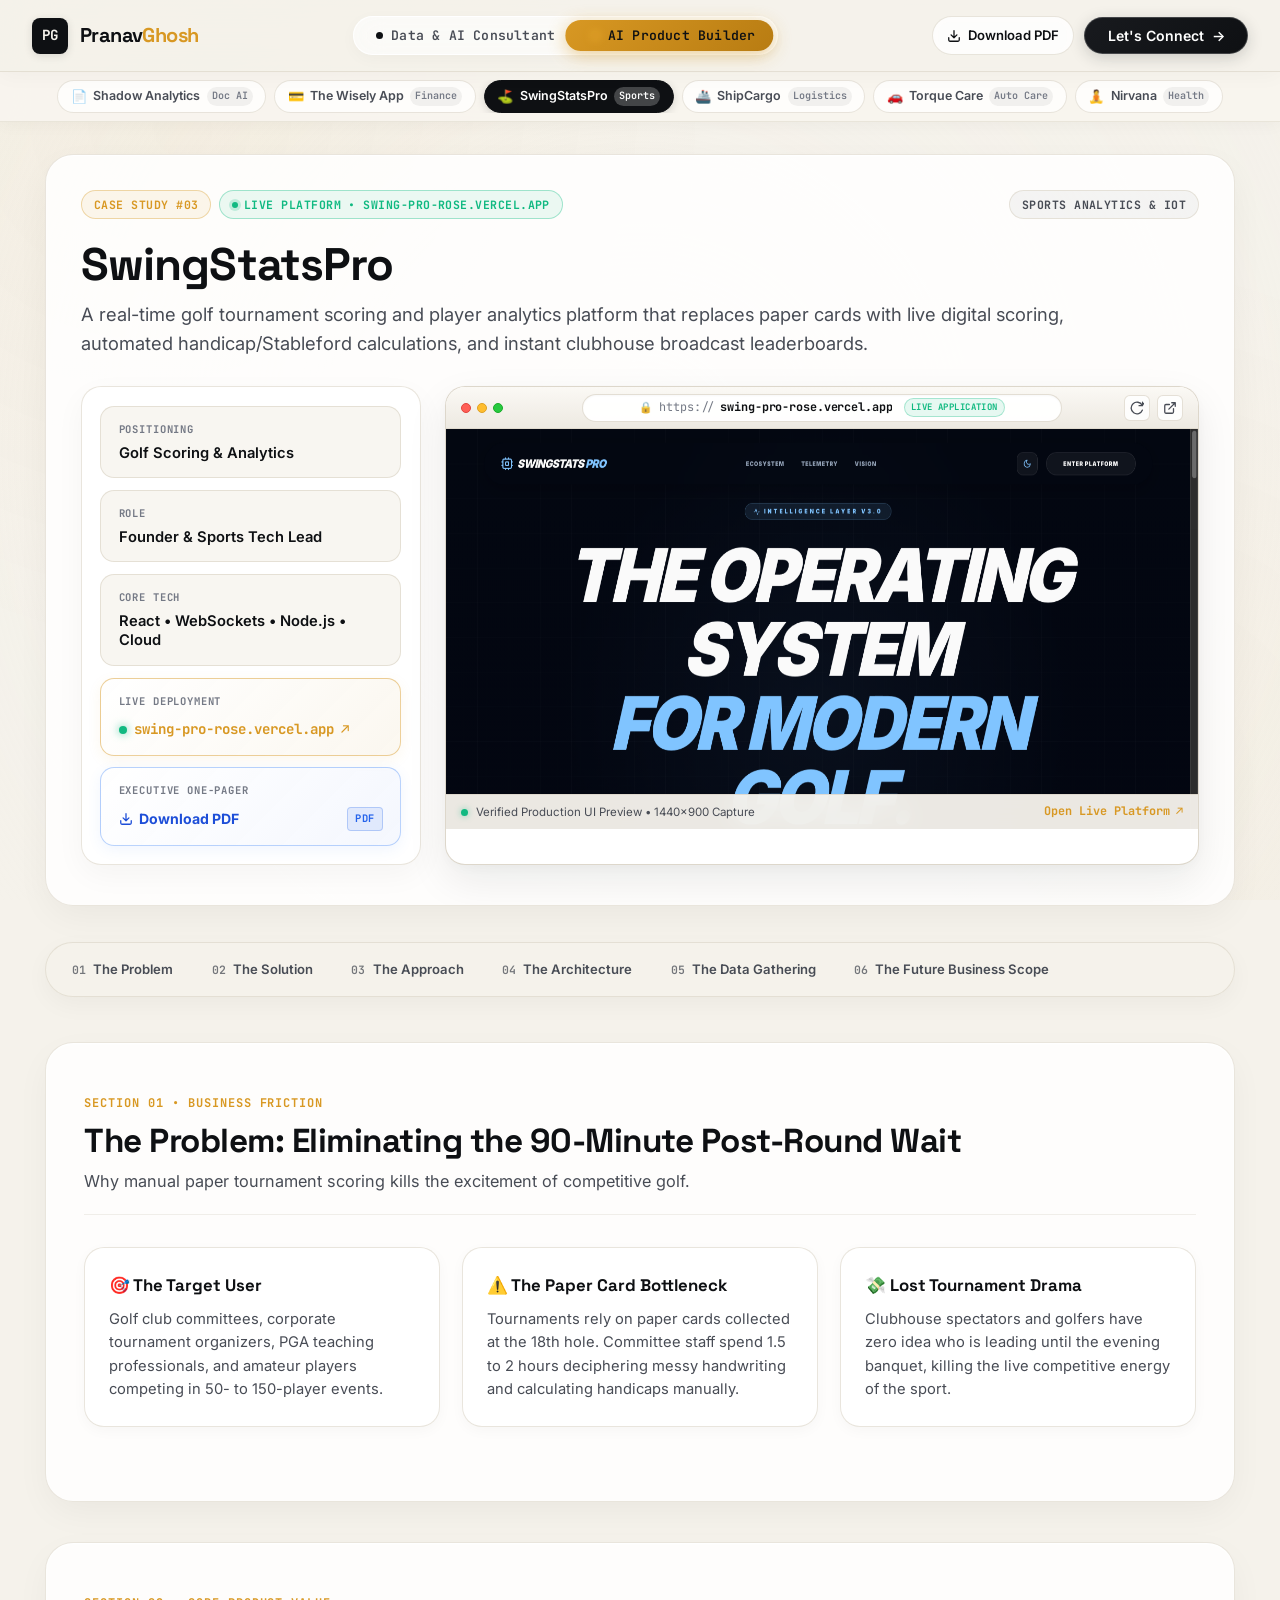
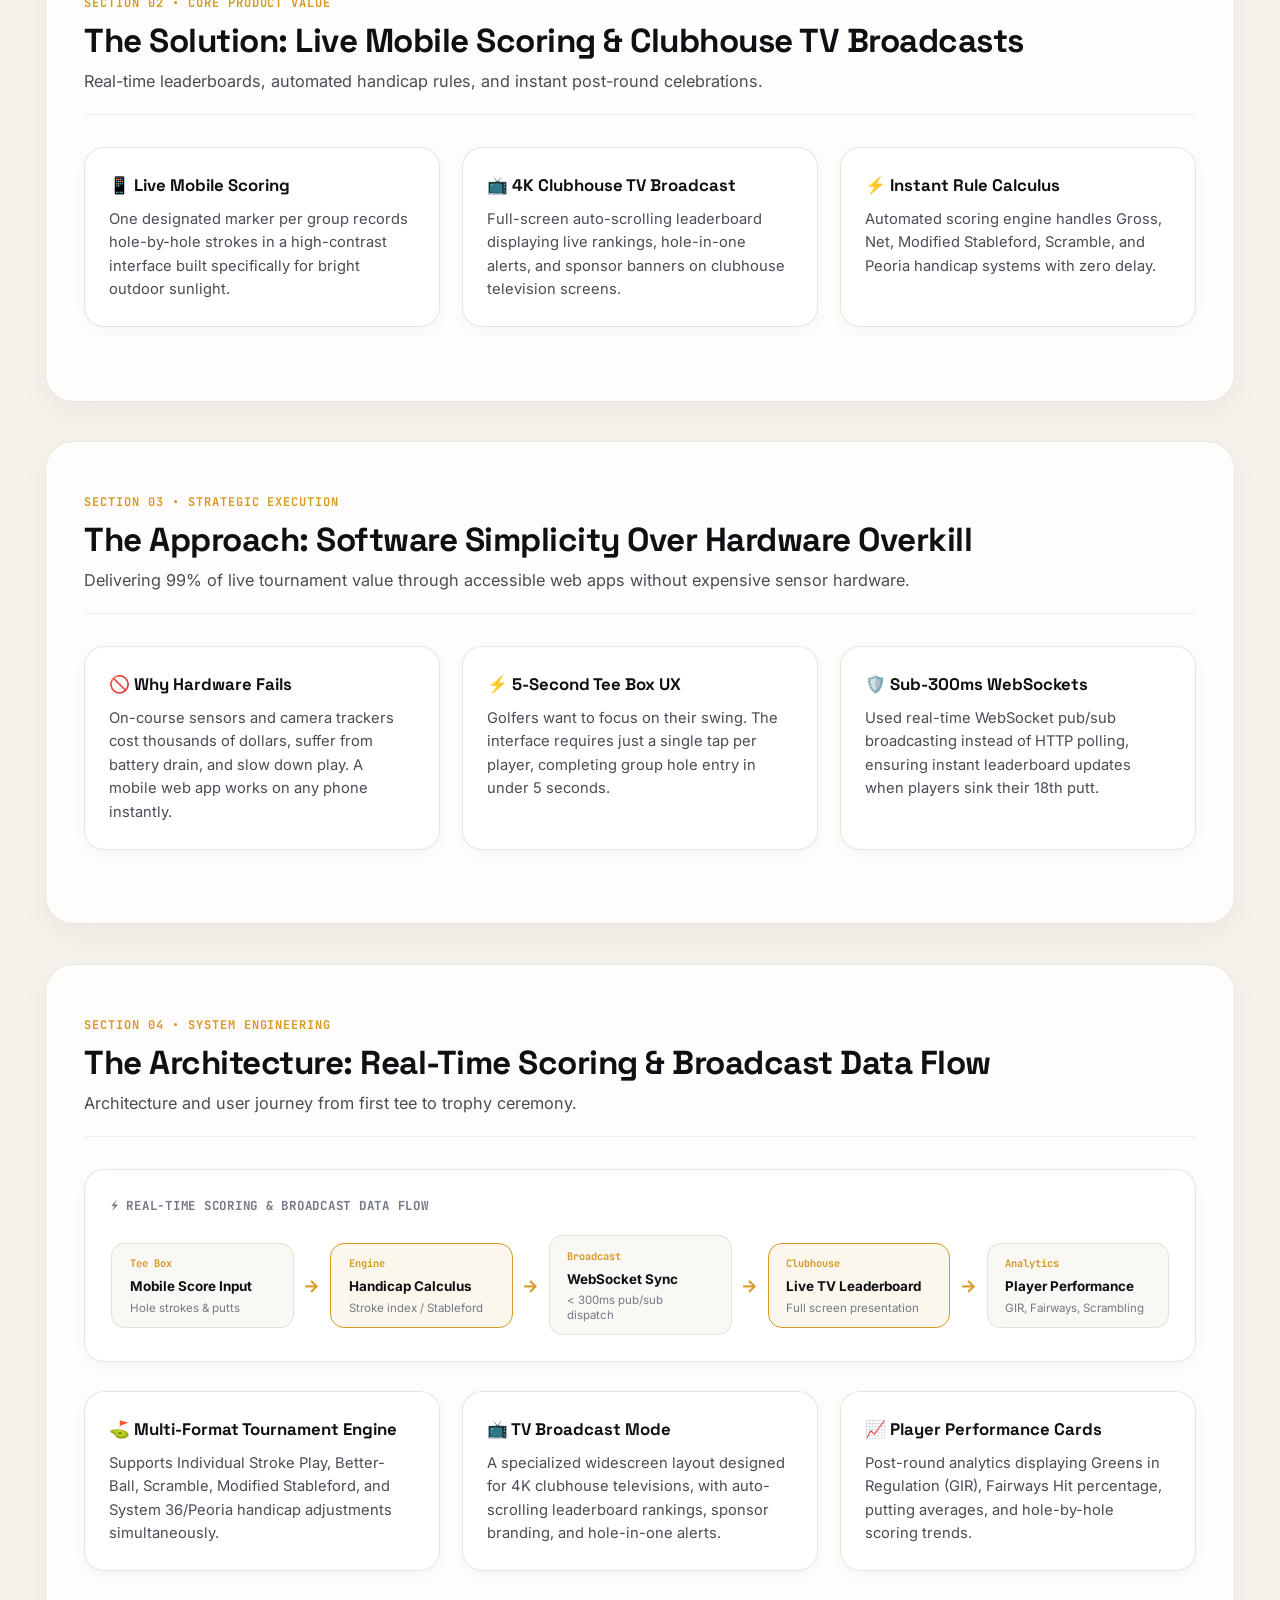
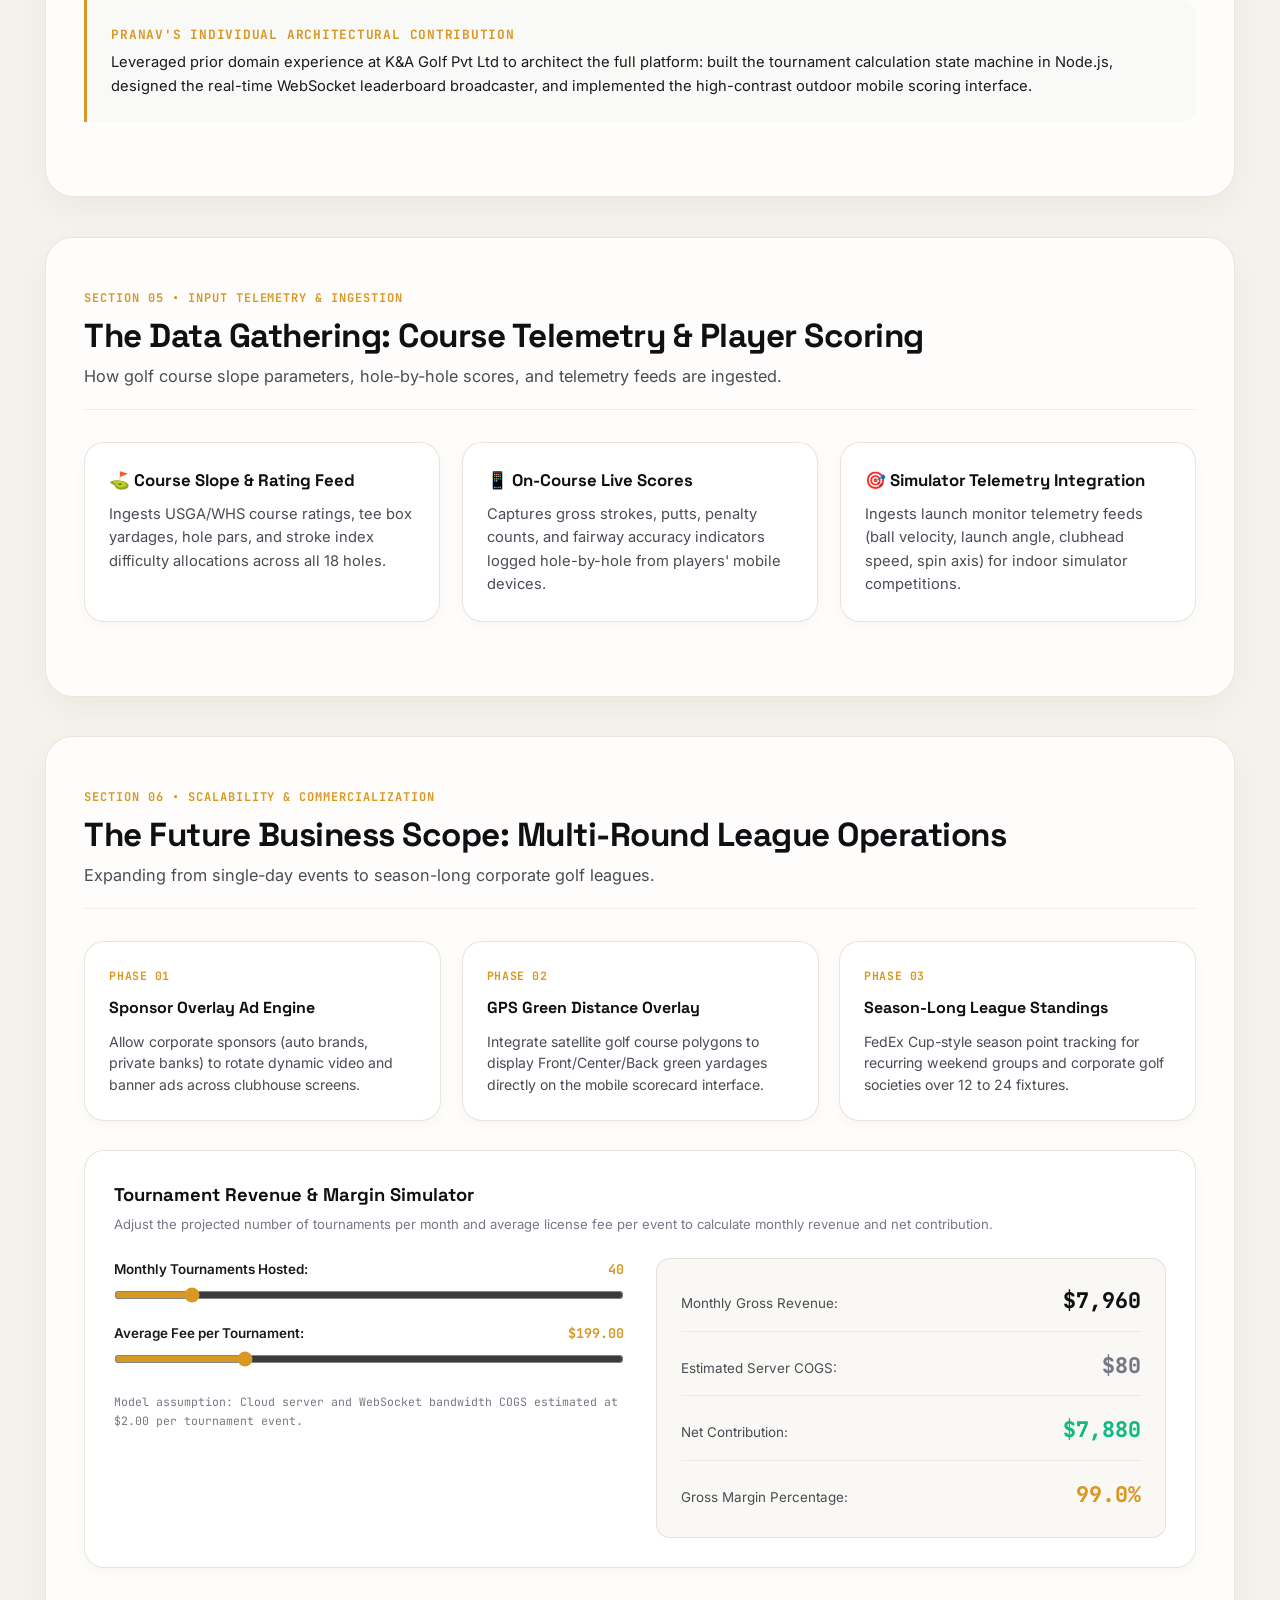
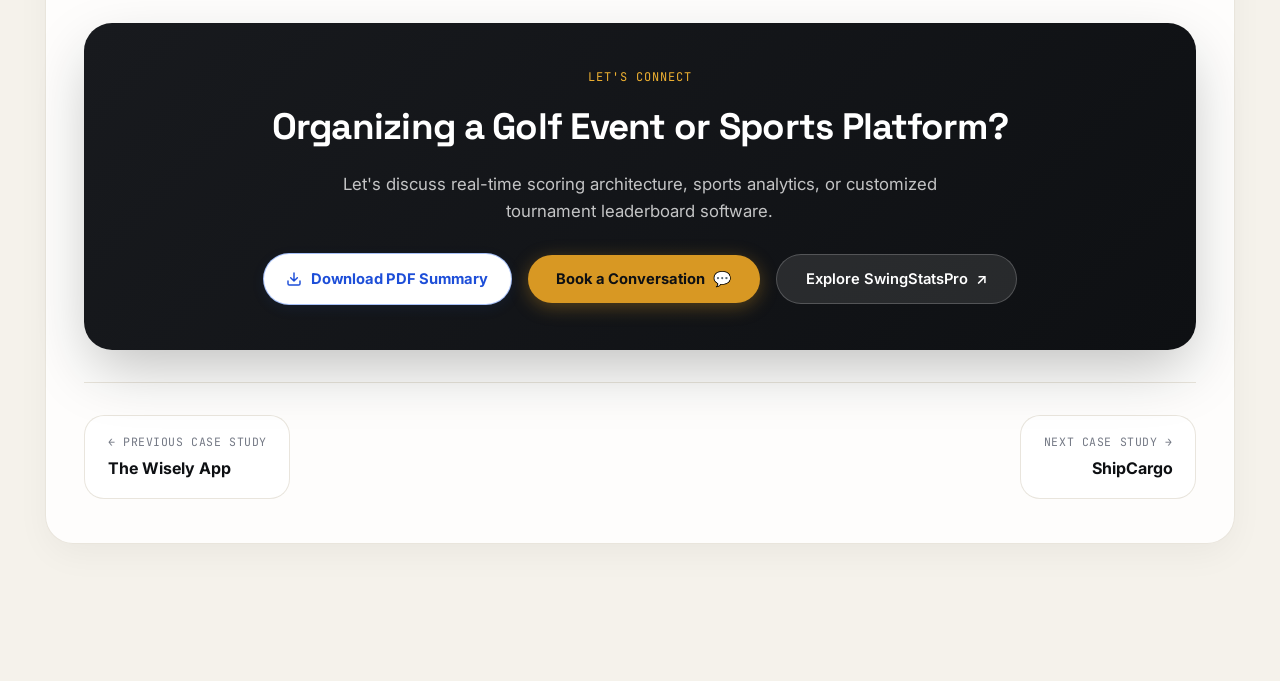
<file: products/swingstatspro.html>
<!DOCTYPE html>
<html lang="en">
<head>
  <meta charset="UTF-8">
  <meta name="viewport" content="width=device-width, initial-scale=1.0">
  <title>SwingStatsPro Case Study | Golf Tournament Scoring &amp; Live Analytics</title>
  <meta name="description" content="Engineering and business case study of SwingStatsPro: real-time digital golf scoring, automated Stableford calculations, and live clubhouse leaderboards.">
  <meta name="author" content="Pranav Ghosh">
  <meta property="og:title" content="SwingStatsPro — Golf Tournament Scoring &amp; Analytics Platform Case Study">
  <meta property="og:description" content="How SwingStatsPro reduced golf tournament score tallying from 90+ minutes to zero seconds with real-time digital scoring.">
  <meta property="og:type" content="article">
  <link rel="stylesheet" href="case-study.css">
</head>
<body>
  <div class="bg-atmosphere"></div>

  <!-- ==========================================================================
       DASHBOARD TOP NAVBAR
       Left: PranavGhosh | Centre: Role Switcher | Right: Let's Connect
       ========================================================================== -->
  <header class="dashboard-navbar">
    
    <!-- Left: PranavGhosh -->
    <div class="nav-left">
      <button class="nav-toggle-sidebar-btn" id="mobile-sidebar-toggle" title="Toggle Navigation Sidebar">
        <span>☰</span>
      </button>

      <a href="../index.html#overview" class="brand-anchor">
        <div class="brand-avatar-mini">PG</div>
        <div class="brand-text-name">Pranav<span>Ghosh</span></div>
      </a>
    </div>

    <!-- Centre: Two separate role buttons with Liquid Glass Sliding Track -->
    <div class="nav-centre">
      <div class="nav-role-slider-track" id="nav-role-slider-track" data-mode="builder">
        <div class="nav-role-slider-thumb" id="nav-role-slider-thumb"></div>
        <button class="nav-role-pill" data-mode="consultant" id="nav-pill-consultant" type="button" title="Switch to Data &amp; AI Consultant view">
          <span class="nav-centre-dot"></span>
          <span>Data &amp; AI Consultant</span>
        </button>
        <button class="nav-role-pill nav-role-pill-builder active" data-mode="builder" id="nav-pill-builder" type="button" title="Switch to AI Product Builder view">
          <span class="nav-centre-dot dot-yellow"></span>
          <span>AI Product Builder</span>
        </button>
      </div>
    </div>

    <!-- Right: Download PDF & Let's Connect Button -->
    <div class="nav-right" style="display: flex; align-items: center; gap: 0.65rem;">
      <a href="../assets/docs/swingstatspro-case-study.pdf" download="SwingStatsPro-Case-Study.pdf" class="nav-download-pdf-btn" title="Download SwingStatsPro 1-Page Case Study PDF">
        <svg width="14" height="14" viewBox="0 0 24 24" fill="none" stroke="currentColor" stroke-width="2.2" stroke-linecap="round" stroke-linejoin="round">
          <path d="M21 15v4a2 2 0 0 1-2 2H5a2 2 0 0 1-2-2v-4M7 10l5 5 5-5M12 15V3"/>
        </svg>
        <span>Download PDF</span>
      </a>
      <button id="btn-open-connect-modal" class="btn-lets-connect" title="Connect with Pranav">
        <span>Let's Connect</span>
        <span>→</span>
      </button>
    </div>

  </header>

  <!-- ==========================================================================
       SECONDARY SUB-NAVBAR: SHOWING PRODUCTS (Direct 1-Click Platform Switcher)
       ========================================================================== -->
  <nav class="cs-products-subnav" aria-label="AI Products Directory">
    <div class="cs-subnav-container">
      <div class="cs-subnav-track">
        <a href="shadow-analytics.html" class="cs-subnav-pill">
          <span class="cs-subnav-icon">📄</span>
          <span class="cs-subnav-name">Shadow Analytics</span>
          <span class="cs-subnav-tag">Doc AI</span>
        </a>
        <a href="the-wisely-app.html" class="cs-subnav-pill">
          <span class="cs-subnav-icon">💳</span>
          <span class="cs-subnav-name">The Wisely App</span>
          <span class="cs-subnav-tag">Finance</span>
        </a>
        <a href="swingstatspro.html" class="cs-subnav-pill active">
          <span class="cs-subnav-icon">⛳</span>
          <span class="cs-subnav-name">SwingStatsPro</span>
          <span class="cs-subnav-tag">Sports</span>
        </a>
        <a href="shipcargo.html" class="cs-subnav-pill">
          <span class="cs-subnav-icon">🚢</span>
          <span class="cs-subnav-name">ShipCargo</span>
          <span class="cs-subnav-tag">Logistics</span>
        </a>
        <a href="torque-care.html" class="cs-subnav-pill">
          <span class="cs-subnav-icon">🚗</span>
          <span class="cs-subnav-name">Torque Care</span>
          <span class="cs-subnav-tag">Auto Care</span>
        </a>
        <a href="nirvana.html" class="cs-subnav-pill">
          <span class="cs-subnav-icon">🧘</span>
          <span class="cs-subnav-name">Nirvana</span>
          <span class="cs-subnav-tag">Health</span>
        </a>
      </div>
    </div>
  </nav>

  <div class="case-study-wrapper">

    <!-- Hero Header -->
    <section class="cs-hero">
      <div class="cs-hero-topline">
        <div class="cs-badge-group">
          <span class="cs-badge">Case Study #03</span>
          <span class="cs-badge badge-live">
            <span class="pulse-dot"></span>
            <span>Live Platform • swing-pro-rose.vercel.app</span>
          </span>
        </div>
        <span class="cs-badge" style="background: rgba(0,0,0,0.04); color: var(--text-secondary); border-color: var(--border-card);">Sports Analytics &amp; IoT</span>
      </div>

      <h1 class="cs-hero-title">SwingStatsPro</h1>
      <p class="cs-hero-subtitle">
        A real-time golf tournament scoring and player analytics platform that replaces paper cards with live digital scoring, automated handicap/Stableford calculations, and instant clubhouse broadcast leaderboards.
      </p>

      <!-- Redesigned Hero Meta & Live Web Preview Window -->
      <div class="cs-live-window-stage">
        
        <!-- Meta Specification Strip -->
        <div class="cs-live-meta-strip">
          <div class="cs-meta-pill">
            <span class="cs-meta-pill-label">Positioning</span>
            <span class="cs-meta-pill-val">Golf Scoring &amp; Analytics</span>
          </div>
          <div class="cs-meta-pill">
            <span class="cs-meta-pill-label">Role</span>
            <span class="cs-meta-pill-val">Founder &amp; Sports Tech Lead</span>
          </div>
          <div class="cs-meta-pill">
            <span class="cs-meta-pill-label">Core Tech</span>
            <span class="cs-meta-pill-val">React • WebSockets • Node.js • Cloud</span>
          </div>
          <div class="cs-meta-pill cs-meta-pill-cta">
            <span class="cs-meta-pill-label">Live Deployment</span>
            <a href="https://swing-pro-rose.vercel.app/" target="_blank" rel="noopener noreferrer" class="cs-live-url-anchor" title="Open full platform in new window">
              <span class="live-ping-dot"></span>
              <span>swing-pro-rose.vercel.app</span>
              <span>↗</span>
            </a>
          </div>
          <div class="cs-meta-pill cs-meta-pill-pdf">
            <span class="cs-meta-pill-label">Executive One-Pager</span>
            <a href="../assets/docs/swingstatspro-case-study.pdf" download="SwingStatsPro-Case-Study.pdf" class="cs-pdf-download-anchor" title="Download SwingStatsPro Case Study PDF">
              <span style="display: inline-flex; align-items: center; gap: 0.4rem;">
                <svg width="14" height="14" viewBox="0 0 24 24" fill="none" stroke="currentColor" stroke-width="2.2" stroke-linecap="round" stroke-linejoin="round">
                  <path d="M21 15v4a2 2 0 0 1-2 2H5a2 2 0 0 1-2-2v-4M7 10l5 5 5-5M12 15V3"/>
                </svg>
                <span>Download PDF</span>
              </span>
              <span class="cs-pdf-badge-tag">PDF</span>
            </a>
          </div>
        </div>

        <!-- Sleek macOS-Style Live Web Window -->
        <div class="cs-web-window">
          <!-- Window Header Bar -->
          <div class="cs-window-chrome">
            <div class="window-traffic-lights">
              <span class="traffic-light light-red" title="Close"></span>
              <span class="traffic-light light-yellow" title="Minimize"></span>
              <span class="traffic-light light-green" title="Expand"></span>
            </div>

            <!-- Address Bar with SSL Lock -->
            <div class="window-address-bar">
              <span class="ssl-lock" title="Secure SSL Connection">🔒</span>
              <span class="address-prefix">https://</span>
              <span class="address-host">swing-pro-rose.vercel.app</span>
              <span class="window-badge-live">LIVE APPLICATION</span>
            </div>

            <!-- Window Quick Actions -->
            <div class="window-actions">
              <button type="button" class="window-action-btn btn-refresh-window" title="Reload Web Window" aria-label="Reload Web Window">
                <svg width="14" height="14" viewBox="0 0 24 24" fill="none" stroke="currentColor" stroke-width="2.2" stroke-linecap="round" stroke-linejoin="round">
                  <path d="M21.5 2v6h-6M21.34 15.57a10 10 0 1 1-.57-8.38l5.67-5.67"/>
                </svg>
              </button>
              <a href="https://swing-pro-rose.vercel.app/" target="_blank" rel="noopener noreferrer" class="window-action-btn" title="Open in New Tab" aria-label="Open in New Tab">
                <svg width="14" height="14" viewBox="0 0 24 24" fill="none" stroke="currentColor" stroke-width="2.2" stroke-linecap="round" stroke-linejoin="round">
                  <path d="M18 13v6a2 2 0 0 1-2 2H5a2 2 0 0 1-2-2V8a2 2 0 0 1 2-2h6M15 3h6v6M10 14L21 3"/>
                </svg>
              </a>
            </div>
          </div>

          <!-- Window Viewport with Canvas Screenshot Preview -->
          <div class="cs-window-viewport">
            <canvas aria-hidden="true" aria-label="Preview Screenshot of swing-pro-rose.vercel.app" class="cs-preview-canvas animate-blurIn" role="img" style="width: 100%; height: 100%;" width="1440" height="900" data-preview-src="../assets/images/preview-swingstatspro.png"></canvas>

            <!-- Interactive Hover Overlay with Launch Action -->
            <div class="cs-preview-hover-overlay">
              <a href="https://swing-pro-rose.vercel.app/" target="_blank" rel="noopener noreferrer" class="cs-hover-launch-card">
                <span>Explore Live Platform</span>
                <span class="launch-icon">↗</span>
              </a>
            </div>

            <div class="cs-window-footer-bar">
              <div class="cs-window-status">
                <span class="status-indicator"></span>
                <span>Verified Production UI Preview • 1440×900 Capture</span>
              </div>
              <a href="https://swing-pro-rose.vercel.app/" target="_blank" rel="noopener noreferrer" class="cs-window-launch-link">
                <span>Open Live Platform</span>
                <span>↗</span>
              </a>
            </div>
          </div>

        </div>

      </div>
    </section>

    <!-- Sticky Narrative Navigation (The 6-Part Framework) -->
    <nav class="cs-story-nav" aria-label="Case Study Sections">
      <a href="#problem" class="cs-story-link active">
        <span class="link-num">01</span>
        <span>The Problem</span>
      </a>
      <a href="#solution" class="cs-story-link">
        <span class="link-num">02</span>
        <span>The Solution</span>
      </a>
      <a href="#approach" class="cs-story-link">
        <span class="link-num">03</span>
        <span>The Approach</span>
      </a>
      <a href="#architecture" class="cs-story-link">
        <span class="link-num">04</span>
        <span>The Architecture</span>
      </a>
      <a href="#data-gathering" class="cs-story-link">
        <span class="link-num">05</span>
        <span>The Data Gathering</span>
      </a>
      <a href="#future-scope" class="cs-story-link">
        <span class="link-num">06</span>
        <span>The Future Business Scope</span>
      </a>
    </nav>

    <!-- =========================================================
         SECTION 1: THE PROBLEM
         ========================================================= -->
    <section id="problem" class="cs-section">
      <div class="cs-section-header">
        <div class="cs-section-step">Section 01 • Business Friction</div>
        <h2 class="cs-section-title">The Problem: Eliminating the 90-Minute Post-Round Wait</h2>
        <p class="cs-section-tagline">Why manual paper tournament scoring kills the excitement of competitive golf.</p>
      </div>

      <div class="cs-grid-3col">
        <div class="cs-card">
          <h3 class="cs-card-title">🎯 The Target User</h3>
          <p class="cs-card-text">
            Golf club committees, corporate tournament organizers, PGA teaching professionals, and amateur players competing in 50- to 150-player events.
          </p>
        </div>
        <div class="cs-card">
          <h3 class="cs-card-title">⚠️ The Paper Card Bottleneck</h3>
          <p class="cs-card-text">
            Tournaments rely on paper cards collected at the 18th hole. Committee staff spend 1.5 to 2 hours deciphering messy handwriting and calculating handicaps manually.
          </p>
        </div>
        <div class="cs-card">
          <h3 class="cs-card-title">💸 Lost Tournament Drama</h3>
          <p class="cs-card-text">
            Clubhouse spectators and golfers have zero idea who is leading until the evening banquet, killing the live competitive energy of the sport.
          </p>
        </div>
      </div>
    </section>

    <!-- =========================================================
         SECTION 2: THE SOLUTION
         ========================================================= -->
    <section id="solution" class="cs-section">
      <div class="cs-section-header">
        <div class="cs-section-step">Section 02 • Core Product Value</div>
        <h2 class="cs-section-title">The Solution: Live Mobile Scoring &amp; Clubhouse TV Broadcasts</h2>
        <p class="cs-section-tagline">Real-time leaderboards, automated handicap rules, and instant post-round celebrations.</p>
      </div>

      <div class="cs-grid-3col">
        <div class="cs-card">
          <h3 class="cs-card-title">📱 Live Mobile Scoring</h3>
          <p class="cs-card-text">
            One designated marker per group records hole-by-hole strokes in a high-contrast interface built specifically for bright outdoor sunlight.
          </p>
        </div>
        <div class="cs-card">
          <h3 class="cs-card-title">📺 4K Clubhouse TV Broadcast</h3>
          <p class="cs-card-text">
            Full-screen auto-scrolling leaderboard displaying live rankings, hole-in-one alerts, and sponsor banners on clubhouse television screens.
          </p>
        </div>
        <div class="cs-card">
          <h3 class="cs-card-title">⚡ Instant Rule Calculus</h3>
          <p class="cs-card-text">
            Automated scoring engine handles Gross, Net, Modified Stableford, Scramble, and Peoria handicap systems with zero delay.
          </p>
        </div>
      </div>
    </section>

    <!-- =========================================================
         SECTION 3: THE APPROACH
         ========================================================= -->
    <section id="approach" class="cs-section">
      <div class="cs-section-header">
        <div class="cs-section-step">Section 03 • Strategic Execution</div>
        <h2 class="cs-section-title">The Approach: Software Simplicity Over Hardware Overkill</h2>
        <p class="cs-section-tagline">Delivering 99% of live tournament value through accessible web apps without expensive sensor hardware.</p>
      </div>

      <div class="cs-grid-3col">
        <div class="cs-card">
          <h3 class="cs-card-title">🚫 Why Hardware Fails</h3>
          <p class="cs-card-text">
            On-course sensors and camera trackers cost thousands of dollars, suffer from battery drain, and slow down play. A mobile web app works on any phone instantly.
          </p>
        </div>
        <div class="cs-card">
          <h3 class="cs-card-title">⚡ 5-Second Tee Box UX</h3>
          <p class="cs-card-text">
            Golfers want to focus on their swing. The interface requires just a single tap per player, completing group hole entry in under 5 seconds.
          </p>
        </div>
        <div class="cs-card">
          <h3 class="cs-card-title">🛡️ Sub-300ms WebSockets</h3>
          <p class="cs-card-text">
            Used real-time WebSocket pub/sub broadcasting instead of HTTP polling, ensuring instant leaderboard updates when players sink their 18th putt.
          </p>
        </div>
      </div>
    </section>

    <!-- =========================================================
         SECTION 4: THE ARCHITECTURE
         ========================================================= -->
    <section id="architecture" class="cs-section">
      <div class="cs-section-header">
        <div class="cs-section-step">Section 04 • System Engineering</div>
        <h2 class="cs-section-title">The Architecture: Real-Time Scoring &amp; Broadcast Data Flow</h2>
        <p class="cs-section-tagline">Architecture and user journey from first tee to trophy ceremony.</p>
      </div>

      <!-- Pipeline Visualization -->
      <div class="pipeline-viz-container">
        <div class="pipeline-viz-title">⚡ Real-Time Scoring &amp; Broadcast Data Flow</div>
        <div class="pipeline-flow">
          <div class="pipeline-node">
            <span class="p-node-step">Tee Box</span>
            <span class="p-node-title">Mobile Score Input</span>
            <span class="p-node-sub">Hole strokes &amp; putts</span>
          </div>
          <span class="pipeline-arrow">→</span>
          <div class="pipeline-node node-highlight">
            <span class="p-node-step">Engine</span>
            <span class="p-node-title">Handicap Calculus</span>
            <span class="p-node-sub">Stroke index / Stableford</span>
          </div>
          <span class="pipeline-arrow">→</span>
          <div class="pipeline-node">
            <span class="p-node-step">Broadcast</span>
            <span class="p-node-title">WebSocket Sync</span>
            <span class="p-node-sub">&lt; 300ms pub/sub dispatch</span>
          </div>
          <span class="pipeline-arrow">→</span>
          <div class="pipeline-node node-highlight">
            <span class="p-node-step">Clubhouse</span>
            <span class="p-node-title">Live TV Leaderboard</span>
            <span class="p-node-sub">Full screen presentation</span>
          </div>
          <span class="pipeline-arrow">→</span>
          <div class="pipeline-node">
            <span class="p-node-step">Analytics</span>
            <span class="p-node-title">Player Performance</span>
            <span class="p-node-sub">GIR, Fairways, Scrambling</span>
          </div>
        </div>
      </div>

      <!-- Feature Grid -->
      <div class="cs-grid-3col">
        <div class="cs-card">
          <h3 class="cs-card-title">⛳ Multi-Format Tournament Engine</h3>
          <p class="cs-card-text">
            Supports Individual Stroke Play, Better-Ball, Scramble, Modified Stableford, and System 36/Peoria handicap adjustments simultaneously.
          </p>
        </div>
        <div class="cs-card">
          <h3 class="cs-card-title">📺 TV Broadcast Mode</h3>
          <p class="cs-card-text">
            A specialized widescreen layout designed for 4K clubhouse televisions, with auto-scrolling leaderboard rankings, sponsor branding, and hole-in-one alerts.
          </p>
        </div>
        <div class="cs-card">
          <h3 class="cs-card-title">📈 Player Performance Cards</h3>
          <p class="cs-card-text">
            Post-round analytics displaying Greens in Regulation (GIR), Fairways Hit percentage, putting averages, and hole-by-hole scoring trends.
          </p>
        </div>
      </div>

      <div class="contribution-box">
        <div class="contribution-title">Pranav's Individual Architectural Contribution</div>
        <div class="contribution-text">
          Leveraged prior domain experience at K&amp;A Golf Pvt Ltd to architect the full platform: built the tournament calculation state machine in Node.js, designed the real-time WebSocket leaderboard broadcaster, and implemented the high-contrast outdoor mobile scoring interface.
        </div>
      </div>
    </section>

    <!-- =========================================================
         SECTION 5: THE DATA GATHERING
         ========================================================= -->
    <section id="data-gathering" class="cs-section">
      <div class="cs-section-header">
        <div class="cs-section-step">Section 05 • Input Telemetry &amp; Ingestion</div>
        <h2 class="cs-section-title">The Data Gathering: Course Telemetry &amp; Player Scoring</h2>
        <p class="cs-section-tagline">How golf course slope parameters, hole-by-hole scores, and telemetry feeds are ingested.</p>
      </div>

      <div class="cs-grid-3col">
        <div class="cs-card">
          <h3 class="cs-card-title">⛳ Course Slope &amp; Rating Feed</h3>
          <p class="cs-card-text">
            Ingests USGA/WHS course ratings, tee box yardages, hole pars, and stroke index difficulty allocations across all 18 holes.
          </p>
        </div>
        <div class="cs-card">
          <h3 class="cs-card-title">📱 On-Course Live Scores</h3>
          <p class="cs-card-text">
            Captures gross strokes, putts, penalty counts, and fairway accuracy indicators logged hole-by-hole from players' mobile devices.
          </p>
        </div>
        <div class="cs-card">
          <h3 class="cs-card-title">🎯 Simulator Telemetry Integration</h3>
          <p class="cs-card-text">
            Ingests launch monitor telemetry feeds (ball velocity, launch angle, clubhead speed, spin axis) for indoor simulator competitions.
          </p>
        </div>
      </div>
    </section>

    <!-- =========================================================
         SECTION 6: THE FUTURE BUSINESS SCOPE
         ========================================================= -->
    <section id="future-scope" class="cs-section">
      <div class="cs-section-header">
        <div class="cs-section-step">Section 06 • Scalability &amp; Commercialization</div>
        <h2 class="cs-section-title">The Future Business Scope: Multi-Round League Operations</h2>
        <p class="cs-section-tagline">Expanding from single-day events to season-long corporate golf leagues.</p>
      </div>

      <div class="roadmap-timeline-grid">
        <div class="roadmap-card">
          <span class="roadmap-period">Phase 01</span>
          <h4 class="roadmap-title">Sponsor Overlay Ad Engine</h4>
          <p class="roadmap-desc">
            Allow corporate sponsors (auto brands, private banks) to rotate dynamic video and banner ads across clubhouse screens.
          </p>
        </div>

        <div class="roadmap-card">
          <span class="roadmap-period">Phase 02</span>
          <h4 class="roadmap-title">GPS Green Distance Overlay</h4>
          <p class="roadmap-desc">
            Integrate satellite golf course polygons to display Front/Center/Back green yardages directly on the mobile scorecard interface.
          </p>
        </div>

        <div class="roadmap-card">
          <span class="roadmap-period">Phase 03</span>
          <h4 class="roadmap-title">Season-Long League Standings</h4>
          <p class="roadmap-desc">
            FedEx Cup-style season point tracking for recurring weekend groups and corporate golf societies over 12 to 24 fixtures.
          </p>
        </div>
      </div>

      <!-- Interactive Calculator -->
      <div class="calculator-container" data-model-type="per-unit" data-unit-cost="2.00">
        <div class="calc-header">
          <h3 class="calc-title">Tournament Revenue &amp; Margin Simulator</h3>
          <p class="calc-subtext">Adjust the projected number of tournaments per month and average license fee per event to calculate monthly revenue and net contribution.</p>
        </div>

        <div class="calc-layout">
          <div class="calc-inputs">
            <div class="calc-input-group">
              <div class="calc-label-row">
                <span>Monthly Tournaments Hosted:</span>
                <span class="calc-current-val" id="calc-vol-val">40</span>
              </div>
              <input type="range" class="calc-range" id="calc-vol" min="5" max="250" step="5" value="40">
            </div>

            <div class="calc-input-group">
              <div class="calc-label-row">
                <span>Average Fee per Tournament:</span>
                <span class="calc-current-val" id="calc-price-val">$199.00</span>
              </div>
              <input type="range" class="calc-range" id="calc-price" min="99" max="499" step="10" value="199">
            </div>

            <div class="calc-formula-note">
              Model assumption: Cloud server and WebSocket bandwidth COGS estimated at $2.00 per tournament event.
            </div>
          </div>

          <div class="calc-outputs">
            <div class="output-row">
              <span class="output-label">Monthly Gross Revenue:</span>
              <span class="output-val" id="out-mrr">$7,960</span>
            </div>
            <div class="output-row">
              <span class="output-label">Estimated Server COGS:</span>
              <span class="output-val" style="color: var(--text-muted);" id="out-cogs">$80</span>
            </div>
            <div class="output-row">
              <span class="output-label">Net Contribution:</span>
              <span class="output-val highlight" id="out-contribution">$7,880</span>
            </div>
            <div class="output-row">
              <span class="output-label">Gross Margin Percentage:</span>
              <span class="output-val" style="color: var(--yellow-subtle);" id="out-margin">99.0%</span>
            </div>
          </div>
        </div>
      </div>

      <!-- Conversion Box -->
      <div class="cs-conversion-cta">
        <div class="cta-tag">Let's Connect</div>
        <h3 class="cta-title">Organizing a Golf Event or Sports Platform?</h3>
        <p class="cta-subtitle">
          Let's discuss real-time scoring architecture, sports analytics, or customized tournament leaderboard software.
        </p>
        <div class="cta-actions">
          <a href="../assets/docs/swingstatspro-case-study.pdf" download="SwingStatsPro-Case-Study.pdf" class="cta-btn-pdf" title="Download SwingStatsPro Case Study PDF">
            <svg width="16" height="16" viewBox="0 0 24 24" fill="none" stroke="currentColor" stroke-width="2.2" stroke-linecap="round" stroke-linejoin="round">
              <path d="M21 15v4a2 2 0 0 1-2 2H5a2 2 0 0 1-2-2v-4M7 10l5 5 5-5M12 15V3"/>
            </svg>
            <span>Download PDF Summary</span>
          </a>
          <a href="https://wa.me/919821921465?text=Hi%20Pranav,%20saw%20your%20SwingStatsPro%20case%20study%20and%20would%20love%20to%20discuss%20sports%20tech." target="_blank" rel="noopener noreferrer" class="cta-btn-gold">
            <span>Book a Conversation</span>
            <span>💬</span>
          </a>
          <a href="https://swing-pro-rose.vercel.app/" target="_blank" rel="noopener noreferrer" class="cta-btn-ghost">
            <span>Explore SwingStatsPro</span>
            <span>↗</span>
          </a>
        </div>
      </div>

      <!-- Pagination Footer -->
      <div class="cs-pagination-footer">
        <a href="the-wisely-app.html" class="cs-page-nav-card">
          <span class="cs-page-nav-direction">← Previous Case Study</span>
          <span class="cs-page-nav-name">The Wisely App</span>
        </a>
        <a href="shipcargo.html" class="cs-page-nav-card" style="text-align: right;">
          <span class="cs-page-nav-direction">Next Case Study →</span>
          <span class="cs-page-nav-name">ShipCargo</span>
        </a>
      </div>
    </section>

  </div>

  <!-- ==========================================================================
       CONNECT MODAL DIALOG
       ========================================================================== -->
  <div class="connect-modal-overlay" id="connect-modal">
    <div class="connect-dialog">
      <div class="connect-dialog-header">
        <h3 class="connect-dialog-title">Let's Connect &amp; Collaborate</h3>
        <button class="connect-dialog-close" id="connect-modal-close" title="Close Modal">✕</button>
      </div>

      <p style="font-size: 0.95rem; color: var(--text-secondary); line-height: 1.6;">
        I am currently available as an <strong>Immediate Joiner</strong> for consulting engagements, analytics leadership, and full-time opportunities. Based in Delhi, India, with complete openness to relocation and remote positions globally.
      </p>

      <div class="direct-email-box">
        <a href="mailto:pranavghosh19@gmail.com" class="email-address-text" style="text-decoration: none; color: inherit;">pranavghosh19@gmail.com</a>
        <button id="btn-copy-email" class="btn-copy-email">COPY EMAIL</button>
      </div>

      <div class="connect-links-row">
        <a href="https://wa.me/919821921465?text=Hi%20Pranav%2C%20got%20your%20number%20from%20your%20Portfolio.%20Can%20we%20connect%3F" target="_blank" rel="noopener noreferrer" class="btn-whatsapp" id="btn-whatsapp-connect">
          <svg width="18" height="18" viewBox="0 0 24 24" fill="currentColor" style="flex-shrink:0;">
            <path d="M12.031 6.172c-3.181 0-5.767 2.586-5.768 5.766-.001 1.298.38 2.27 1.019 3.287l-.582 2.128 2.182-.573c.978.58 1.911.928 3.145.929 3.178 0 5.767-2.587 5.768-5.766.001-3.187-2.575-5.77-5.764-5.771zm3.392 8.244c-.144.405-.837.774-1.17.824-.299.045-.677.063-1.092-.069-.252-.08-.575-.187-.988-.365-1.739-.751-2.874-2.502-2.961-2.617-.087-.116-.708-.94-.708-1.793s.448-1.273.607-1.446c.159-.173.346-.217.462-.217l.332.007c.106.005.249-.04.39.298.144.347.491 1.2.534 1.287.043.087.072.188.014.304-.058.116-.087.188-.173.289l-.26.304c-.087.086-.177.18-.076.354.101.174.449.741.964 1.201.662.591 1.221.774 1.394.86s.275.072.376-.043c.101-.116.433-.506.549-.68.116-.173.231-.145.39-.087s1.011.477 1.184.564.289.13.332.202c.045.072.045.419-.099.824zm-3.392-12.416c-5.514 0-10 4.486-10 10 0 1.76.459 3.413 1.261 4.856l-1.3 4.76 4.887-1.281c1.395.763 2.985 1.198 4.673 1.198 5.514 0 10-4.486 10-10s-4.486-10-10-10z"/>
          </svg>
          <span>WhatsApp Chat</span>
        </a>
        <a href="https://drive.google.com/file/d/1pM4QU5h2h_4ncfhvDfFU4LmVK_NWsJRH/view?usp=sharing" target="_blank" rel="noopener noreferrer" class="btn-lets-connect" style="padding: 0.65rem 1.4rem; font-size: 0.85rem;">
          <span>📄 Download CV (PDF)</span>
        </a>
        <a href="https://www.linkedin.com/in/pranavghosh19/" target="_blank" rel="noopener noreferrer" class="nav-secondary-btn">
          <span>LinkedIn ↗</span>
        </a>
        <a href="https://github.com/PranavGhosh19" target="_blank" rel="noopener noreferrer" class="nav-secondary-btn">
          <span>GitHub ↗</span>
        </a>
      </div>
    </div>
  </div>

  <script src="case-study.js"></script>
</body>
</html>
</file>
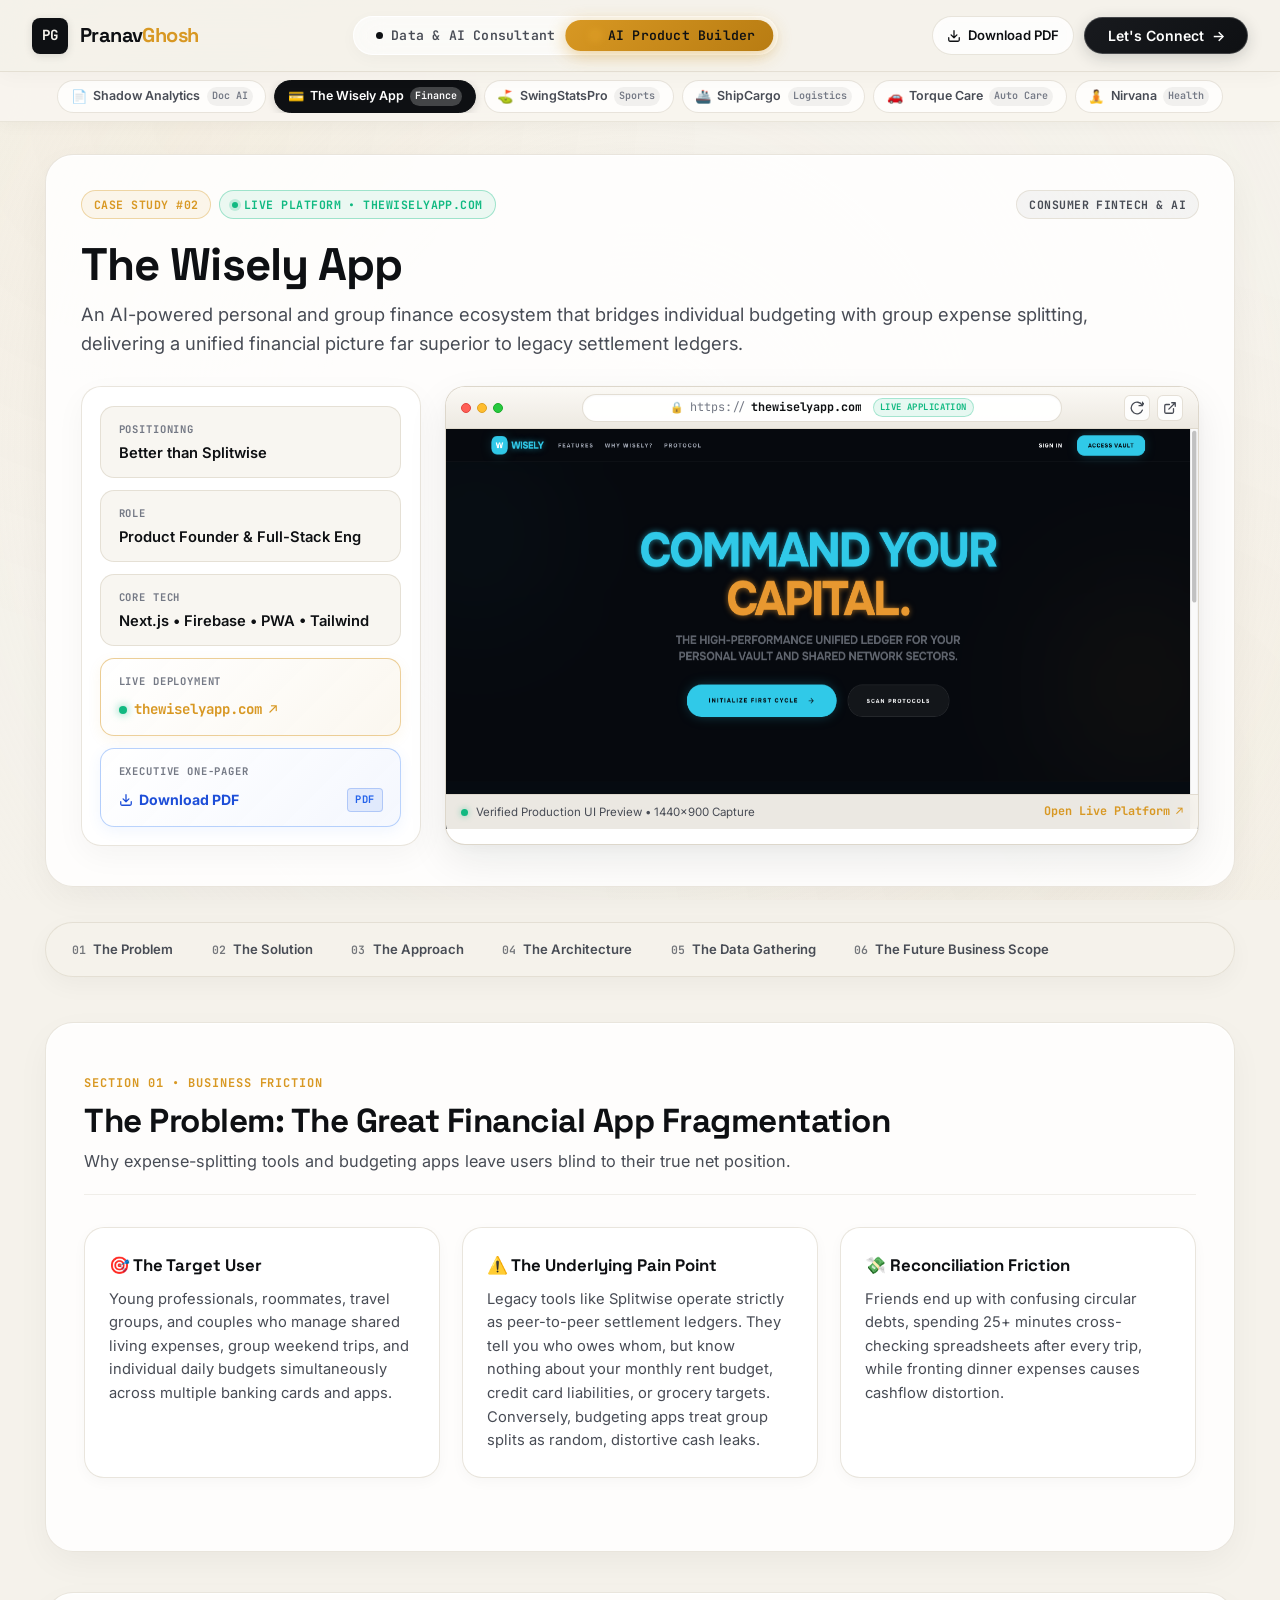
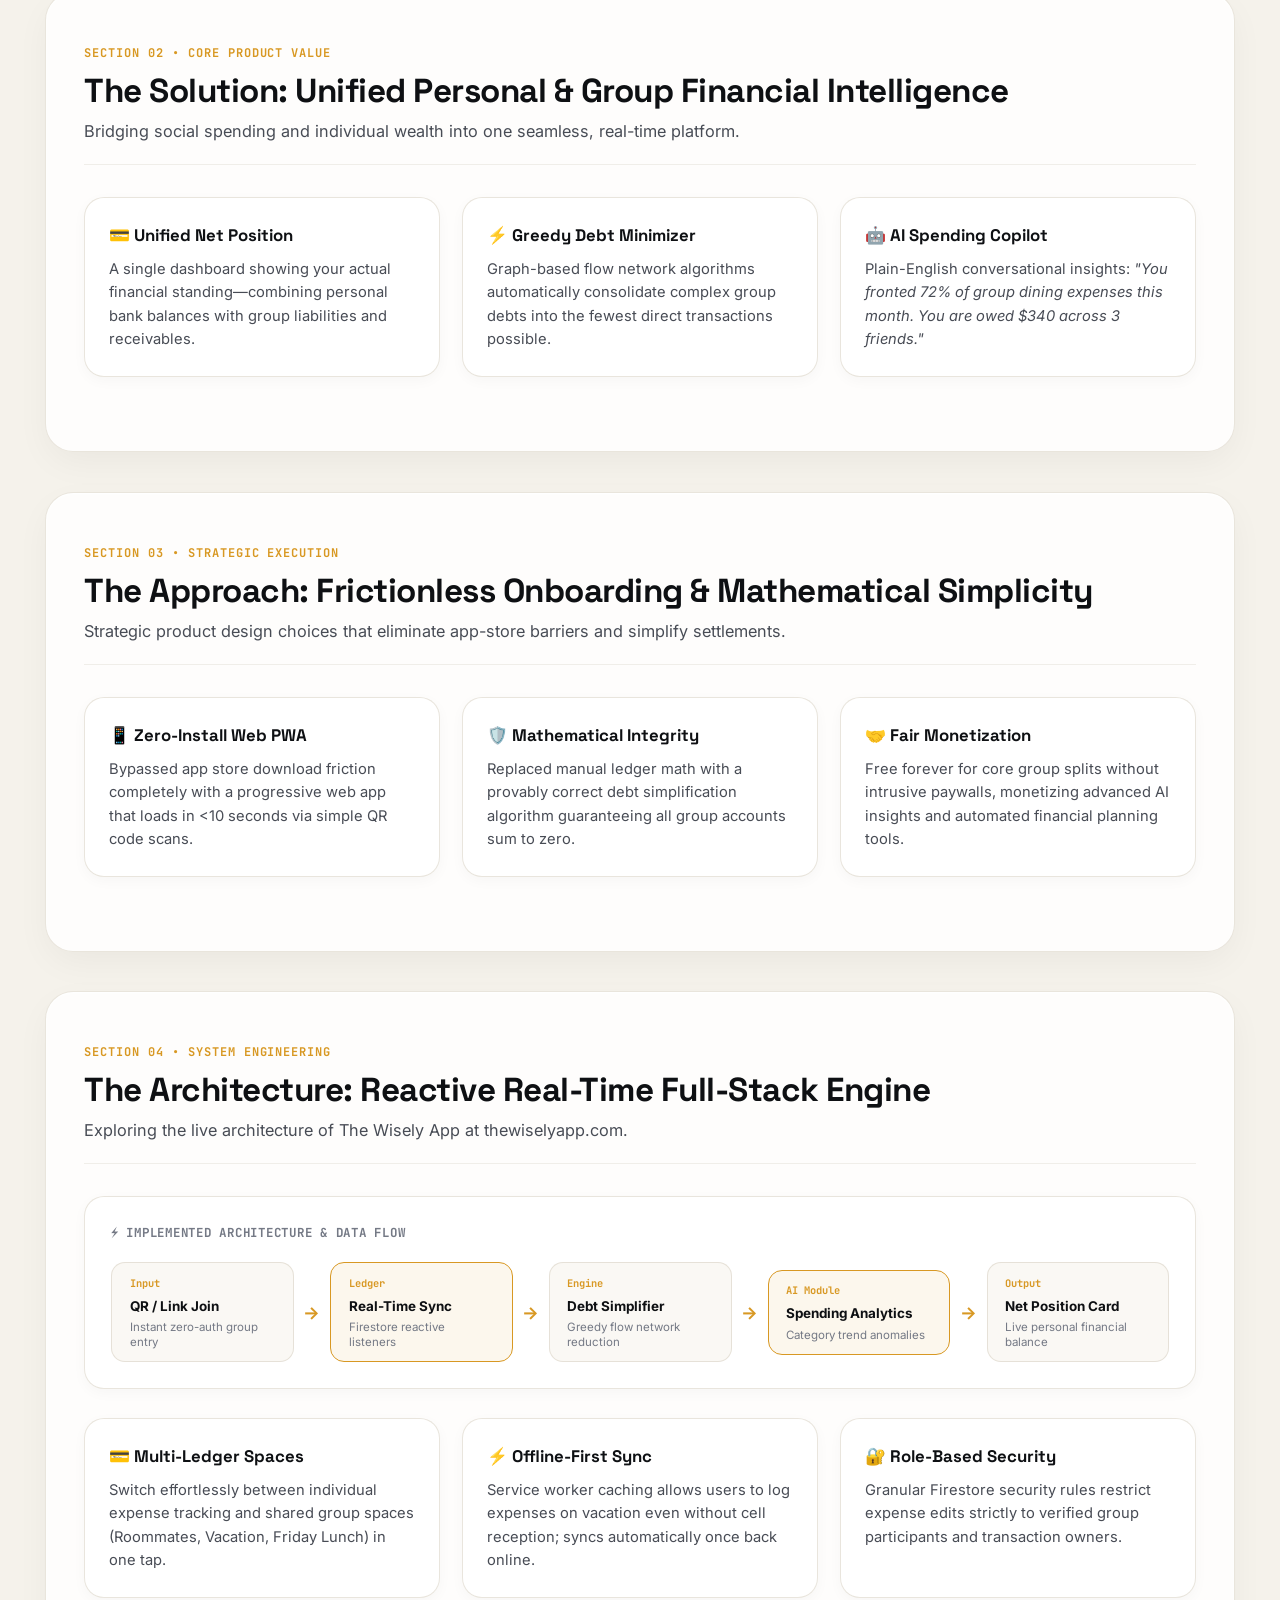
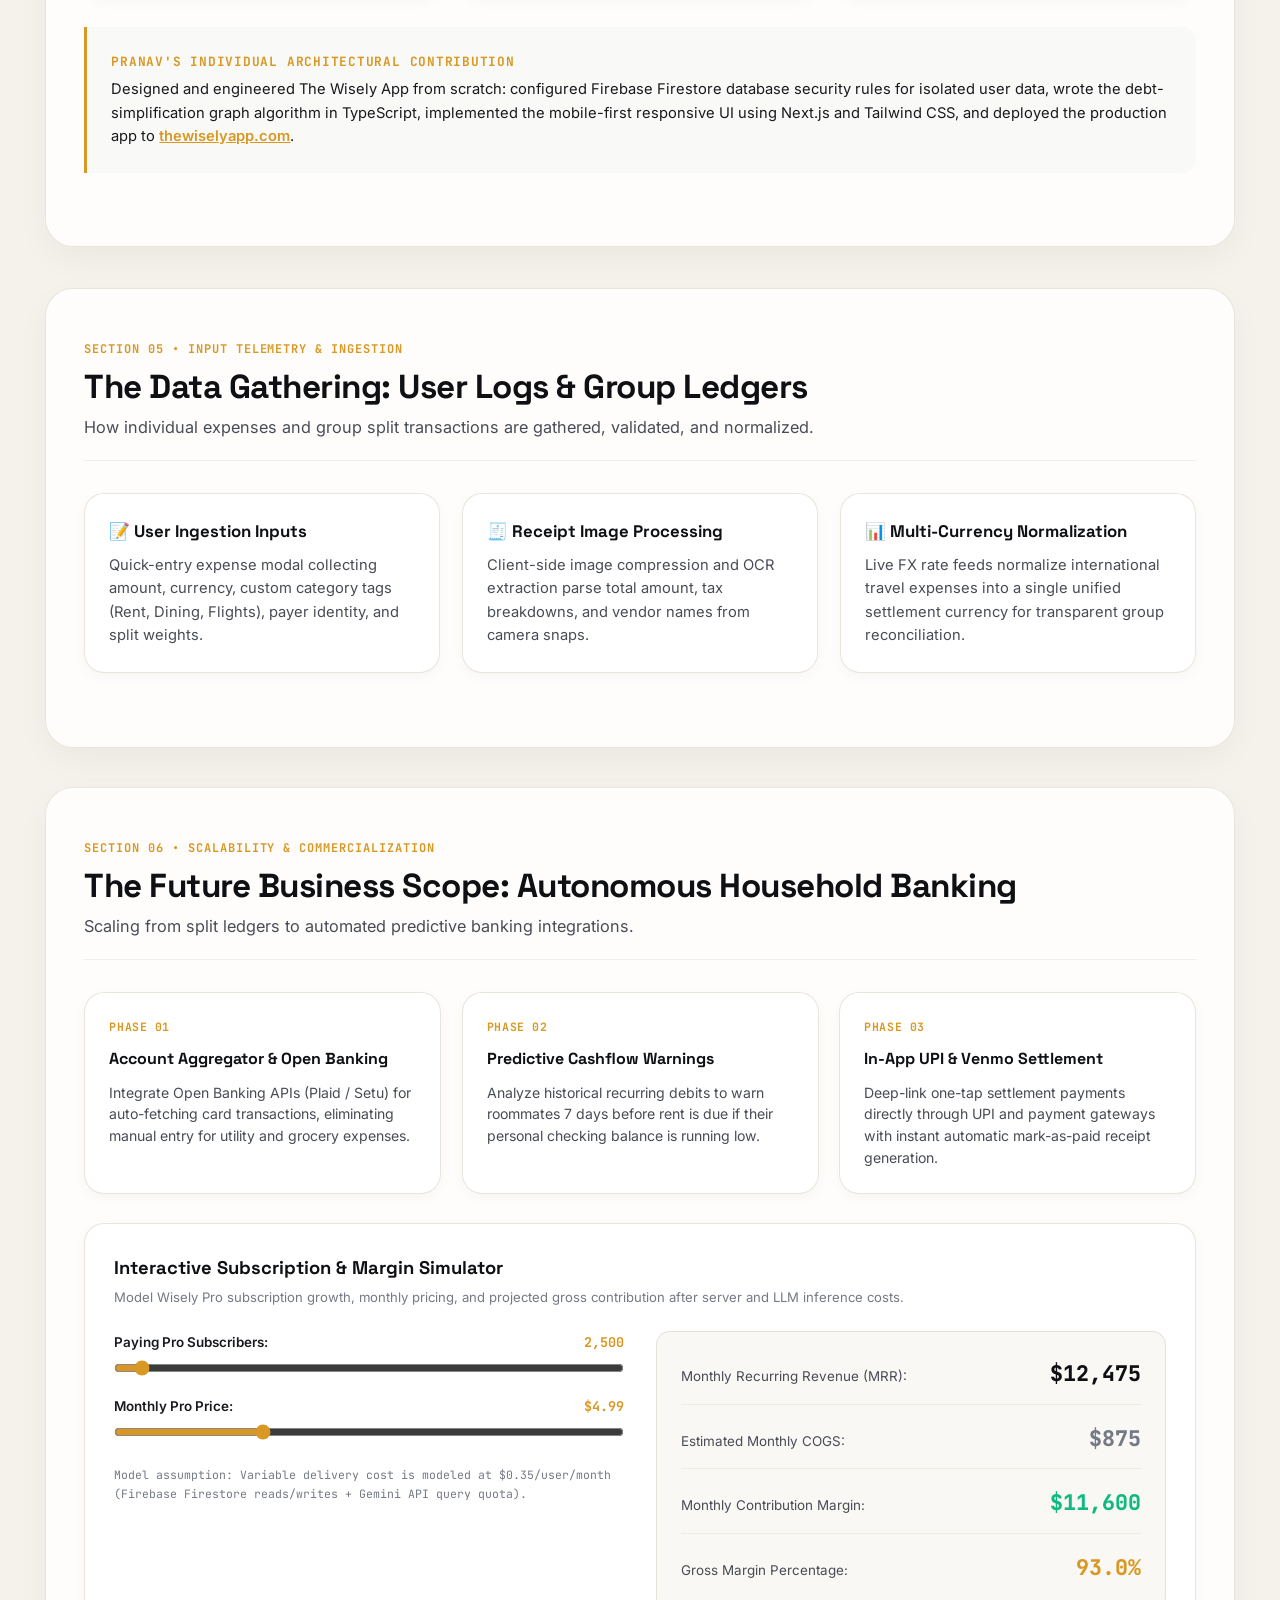
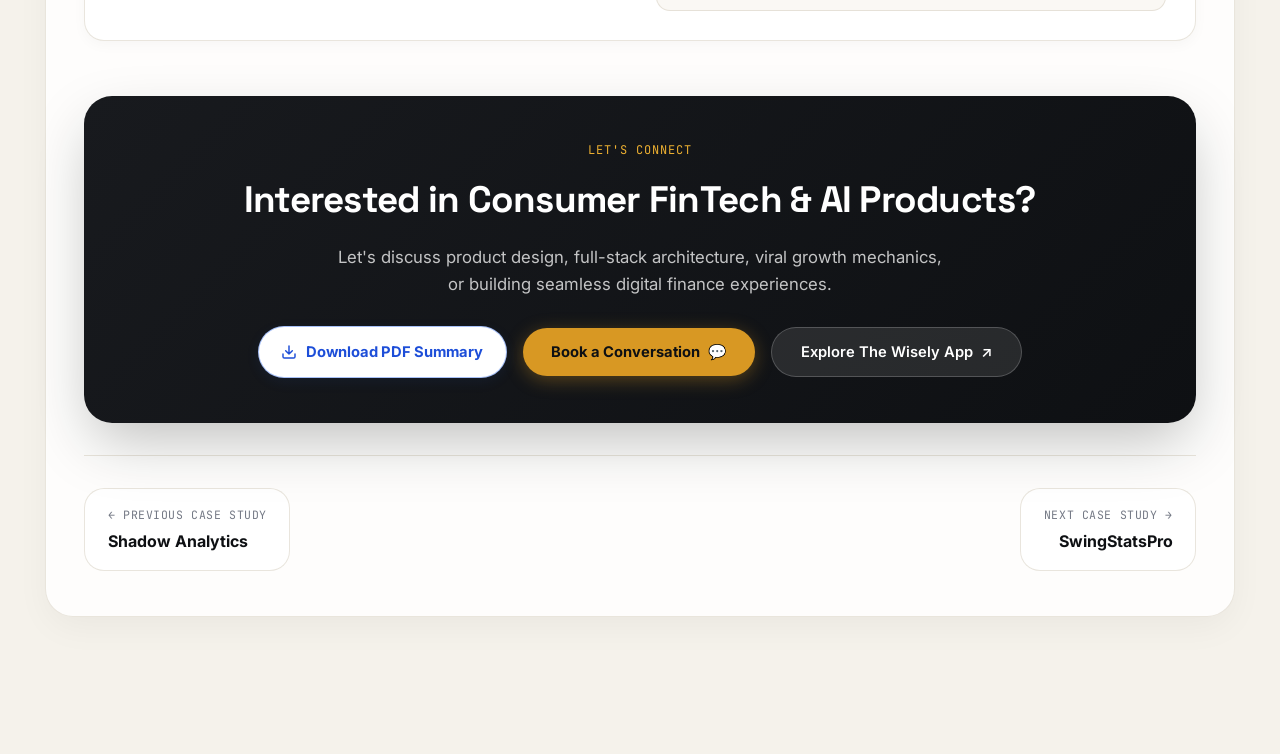
<file: products/the-wisely-app.html>
<!DOCTYPE html>
<html lang="en">
<head>
  <meta charset="UTF-8">
  <meta name="viewport" content="width=device-width, initial-scale=1.0">
  <title>The Wisely App Case Study | AI Personal &amp; Group Finance Platform</title>
  <meta name="description" content="Detailed engineering and business case study of The Wisely App: a unified personal budgeting and group expense management platform better than Splitwise.">
  <meta name="author" content="Pranav Ghosh">
  <meta property="og:title" content="The Wisely App — AI Personal &amp; Group Finance Case Study">
  <meta property="og:description" content="How The Wisely App bridges personal budgeting with group expense splitting into a unified, AI-driven financial operating system.">
  <meta property="og:type" content="article">
  <link rel="stylesheet" href="case-study.css">
</head>
<body>
  <div class="bg-atmosphere"></div>

  <!-- ==========================================================================
       DASHBOARD TOP NAVBAR
       Left: PranavGhosh | Centre: Role Switcher | Right: Let's Connect
       ========================================================================== -->
  <header class="dashboard-navbar">
    
    <!-- Left: PranavGhosh -->
    <div class="nav-left">
      <button class="nav-toggle-sidebar-btn" id="mobile-sidebar-toggle" title="Toggle Navigation Sidebar">
        <span>☰</span>
      </button>

      <a href="../index.html#overview" class="brand-anchor">
        <div class="brand-avatar-mini">PG</div>
        <div class="brand-text-name">Pranav<span>Ghosh</span></div>
      </a>
    </div>

    <!-- Centre: Two separate role buttons with Liquid Glass Sliding Track -->
    <div class="nav-centre">
      <div class="nav-role-slider-track" id="nav-role-slider-track" data-mode="builder">
        <div class="nav-role-slider-thumb" id="nav-role-slider-thumb"></div>
        <button class="nav-role-pill" data-mode="consultant" id="nav-pill-consultant" type="button" title="Switch to Data &amp; AI Consultant view">
          <span class="nav-centre-dot"></span>
          <span>Data &amp; AI Consultant</span>
        </button>
        <button class="nav-role-pill nav-role-pill-builder active" data-mode="builder" id="nav-pill-builder" type="button" title="Switch to AI Product Builder view">
          <span class="nav-centre-dot dot-yellow"></span>
          <span>AI Product Builder</span>
        </button>
      </div>
    </div>

    <!-- Right: Download PDF & Let's Connect Button -->
    <div class="nav-right" style="display: flex; align-items: center; gap: 0.65rem;">
      <a href="../assets/docs/the-wisely-app-case-study.pdf" download="The-Wisely-App-Case-Study.pdf" class="nav-download-pdf-btn" title="Download The Wisely App 1-Page Case Study PDF">
        <svg width="14" height="14" viewBox="0 0 24 24" fill="none" stroke="currentColor" stroke-width="2.2" stroke-linecap="round" stroke-linejoin="round">
          <path d="M21 15v4a2 2 0 0 1-2 2H5a2 2 0 0 1-2-2v-4M7 10l5 5 5-5M12 15V3"/>
        </svg>
        <span>Download PDF</span>
      </a>
      <button id="btn-open-connect-modal" class="btn-lets-connect" title="Connect with Pranav">
        <span>Let's Connect</span>
        <span>→</span>
      </button>
    </div>

  </header>

  <!-- ==========================================================================
       SECONDARY SUB-NAVBAR: SHOWING PRODUCTS (Direct 1-Click Platform Switcher)
       ========================================================================== -->
  <nav class="cs-products-subnav" aria-label="AI Products Directory">
    <div class="cs-subnav-container">
      <div class="cs-subnav-track">
        <a href="shadow-analytics.html" class="cs-subnav-pill">
          <span class="cs-subnav-icon">📄</span>
          <span class="cs-subnav-name">Shadow Analytics</span>
          <span class="cs-subnav-tag">Doc AI</span>
        </a>
        <a href="the-wisely-app.html" class="cs-subnav-pill active">
          <span class="cs-subnav-icon">💳</span>
          <span class="cs-subnav-name">The Wisely App</span>
          <span class="cs-subnav-tag">Finance</span>
        </a>
        <a href="swingstatspro.html" class="cs-subnav-pill">
          <span class="cs-subnav-icon">⛳</span>
          <span class="cs-subnav-name">SwingStatsPro</span>
          <span class="cs-subnav-tag">Sports</span>
        </a>
        <a href="shipcargo.html" class="cs-subnav-pill">
          <span class="cs-subnav-icon">🚢</span>
          <span class="cs-subnav-name">ShipCargo</span>
          <span class="cs-subnav-tag">Logistics</span>
        </a>
        <a href="torque-care.html" class="cs-subnav-pill">
          <span class="cs-subnav-icon">🚗</span>
          <span class="cs-subnav-name">Torque Care</span>
          <span class="cs-subnav-tag">Auto Care</span>
        </a>
        <a href="nirvana.html" class="cs-subnav-pill">
          <span class="cs-subnav-icon">🧘</span>
          <span class="cs-subnav-name">Nirvana</span>
          <span class="cs-subnav-tag">Health</span>
        </a>
      </div>
    </div>
  </nav>

  <div class="case-study-wrapper">

    <!-- Hero Header -->
    <section class="cs-hero">
      <div class="cs-hero-topline">
        <div class="cs-badge-group">
          <span class="cs-badge">Case Study #02</span>
          <span class="cs-badge badge-live">
            <span class="pulse-dot"></span>
            <span>Live Platform • thewiselyapp.com</span>
          </span>
        </div>
        <span class="cs-badge" style="background: rgba(0,0,0,0.04); color: var(--text-secondary); border-color: var(--border-card);">Consumer FinTech &amp; AI</span>
      </div>

      <h1 class="cs-hero-title">The Wisely App</h1>
      <p class="cs-hero-subtitle">
        An AI-powered personal and group finance ecosystem that bridges individual budgeting with group expense splitting, delivering a unified financial picture far superior to legacy settlement ledgers.
      </p>

      <!-- Redesigned Hero Meta & Live Web Preview Window -->
      <div class="cs-live-window-stage">
        
        <!-- Meta Specification Strip -->
        <div class="cs-live-meta-strip">
          <div class="cs-meta-pill">
            <span class="cs-meta-pill-label">Positioning</span>
            <span class="cs-meta-pill-val">Better than Splitwise</span>
          </div>
          <div class="cs-meta-pill">
            <span class="cs-meta-pill-label">Role</span>
            <span class="cs-meta-pill-val">Product Founder &amp; Full-Stack Eng</span>
          </div>
          <div class="cs-meta-pill">
            <span class="cs-meta-pill-label">Core Tech</span>
            <span class="cs-meta-pill-val">Next.js • Firebase • PWA • Tailwind</span>
          </div>
          <div class="cs-meta-pill cs-meta-pill-cta">
            <span class="cs-meta-pill-label">Live Deployment</span>
            <a href="https://www.thewiselyapp.com" target="_blank" rel="noopener noreferrer" class="cs-live-url-anchor" title="Open full platform in new window">
              <span class="live-ping-dot"></span>
              <span>thewiselyapp.com</span>
              <span>↗</span>
            </a>
          </div>
          <div class="cs-meta-pill cs-meta-pill-pdf">
            <span class="cs-meta-pill-label">Executive One-Pager</span>
            <a href="../assets/docs/the-wisely-app-case-study.pdf" download="The-Wisely-App-Case-Study.pdf" class="cs-pdf-download-anchor" title="Download The Wisely App Case Study PDF">
              <span style="display: inline-flex; align-items: center; gap: 0.4rem;">
                <svg width="14" height="14" viewBox="0 0 24 24" fill="none" stroke="currentColor" stroke-width="2.2" stroke-linecap="round" stroke-linejoin="round">
                  <path d="M21 15v4a2 2 0 0 1-2 2H5a2 2 0 0 1-2-2v-4M7 10l5 5 5-5M12 15V3"/>
                </svg>
                <span>Download PDF</span>
              </span>
              <span class="cs-pdf-badge-tag">PDF</span>
            </a>
          </div>
        </div>

        <!-- Sleek macOS-Style Live Web Window -->
        <div class="cs-web-window">
          <!-- Window Header Bar -->
          <div class="cs-window-chrome">
            <div class="window-traffic-lights">
              <span class="traffic-light light-red" title="Close"></span>
              <span class="traffic-light light-yellow" title="Minimize"></span>
              <span class="traffic-light light-green" title="Expand"></span>
            </div>

            <!-- Address Bar with SSL Lock -->
            <div class="window-address-bar">
              <span class="ssl-lock" title="Secure SSL Connection">🔒</span>
              <span class="address-prefix">https://</span>
              <span class="address-host">thewiselyapp.com</span>
              <span class="window-badge-live">LIVE APPLICATION</span>
            </div>

            <!-- Window Quick Actions -->
            <div class="window-actions">
              <button type="button" class="window-action-btn btn-refresh-window" title="Reload Web Window" aria-label="Reload Web Window">
                <svg width="14" height="14" viewBox="0 0 24 24" fill="none" stroke="currentColor" stroke-width="2.2" stroke-linecap="round" stroke-linejoin="round">
                  <path d="M21.5 2v6h-6M21.34 15.57a10 10 0 1 1-.57-8.38l5.67-5.67"/>
                </svg>
              </button>
              <a href="https://www.thewiselyapp.com" target="_blank" rel="noopener noreferrer" class="window-action-btn" title="Open in New Tab" aria-label="Open in New Tab">
                <svg width="14" height="14" viewBox="0 0 24 24" fill="none" stroke="currentColor" stroke-width="2.2" stroke-linecap="round" stroke-linejoin="round">
                  <path d="M18 13v6a2 2 0 0 1-2 2H5a2 2 0 0 1-2-2V8a2 2 0 0 1 2-2h6M15 3h6v6M10 14L21 3"/>
                </svg>
              </a>
            </div>
          </div>

          <!-- Window Viewport with Canvas Screenshot Preview -->
          <div class="cs-window-viewport">
            <canvas aria-hidden="true" aria-label="Preview Screenshot of thewiselyapp.com" class="cs-preview-canvas animate-blurIn" role="img" style="width: 100%; height: 100%;" width="1440" height="900" data-preview-src="../assets/images/preview-thewiselyapp.png"></canvas>

            <!-- Interactive Hover Overlay with Launch Action -->
            <div class="cs-preview-hover-overlay">
              <a href="https://www.thewiselyapp.com" target="_blank" rel="noopener noreferrer" class="cs-hover-launch-card">
                <span>Explore Live Platform</span>
                <span class="launch-icon">↗</span>
              </a>
            </div>

            <div class="cs-window-footer-bar">
              <div class="cs-window-status">
                <span class="status-indicator"></span>
                <span>Verified Production UI Preview • 1440×900 Capture</span>
              </div>
              <a href="https://www.thewiselyapp.com" target="_blank" rel="noopener noreferrer" class="cs-window-launch-link">
                <span>Open Live Platform</span>
                <span>↗</span>
              </a>
            </div>
          </div>

        </div>

      </div>
    </section>

    <!-- Sticky Narrative Navigation (The 6-Part Framework) -->
    <nav class="cs-story-nav" aria-label="Case Study Sections">
      <a href="#problem" class="cs-story-link active">
        <span class="link-num">01</span>
        <span>The Problem</span>
      </a>
      <a href="#solution" class="cs-story-link">
        <span class="link-num">02</span>
        <span>The Solution</span>
      </a>
      <a href="#approach" class="cs-story-link">
        <span class="link-num">03</span>
        <span>The Approach</span>
      </a>
      <a href="#architecture" class="cs-story-link">
        <span class="link-num">04</span>
        <span>The Architecture</span>
      </a>
      <a href="#data-gathering" class="cs-story-link">
        <span class="link-num">05</span>
        <span>The Data Gathering</span>
      </a>
      <a href="#future-scope" class="cs-story-link">
        <span class="link-num">06</span>
        <span>The Future Business Scope</span>
      </a>
    </nav>

    <!-- =========================================================
         SECTION 1: THE PROBLEM
         ========================================================= -->
    <section id="problem" class="cs-section">
      <div class="cs-section-header">
        <div class="cs-section-step">Section 01 • Business Friction</div>
        <h2 class="cs-section-title">The Problem: The Great Financial App Fragmentation</h2>
        <p class="cs-section-tagline">Why expense-splitting tools and budgeting apps leave users blind to their true net position.</p>
      </div>

      <div class="cs-grid-3col">
        <div class="cs-card">
          <h3 class="cs-card-title">🎯 The Target User</h3>
          <p class="cs-card-text">
            Young professionals, roommates, travel groups, and couples who manage shared living expenses, group weekend trips, and individual daily budgets simultaneously across multiple banking cards and apps.
          </p>
        </div>
        <div class="cs-card">
          <h3 class="cs-card-title">⚠️ The Underlying Pain Point</h3>
          <p class="cs-card-text">
            Legacy tools like Splitwise operate strictly as peer-to-peer settlement ledgers. They tell you who owes whom, but know nothing about your monthly rent budget, credit card liabilities, or grocery targets. Conversely, budgeting apps treat group splits as random, distortive cash leaks.
          </p>
        </div>
        <div class="cs-card">
          <h3 class="cs-card-title">💸 Reconciliation Friction</h3>
          <p class="cs-card-text">
            Friends end up with confusing circular debts, spending 25+ minutes cross-checking spreadsheets after every trip, while fronting dinner expenses causes cashflow distortion.
          </p>
        </div>
      </div>
    </section>

    <!-- =========================================================
         SECTION 2: THE SOLUTION
         ========================================================= -->
    <section id="solution" class="cs-section">
      <div class="cs-section-header">
        <div class="cs-section-step">Section 02 • Core Product Value</div>
        <h2 class="cs-section-title">The Solution: Unified Personal &amp; Group Financial Intelligence</h2>
        <p class="cs-section-tagline">Bridging social spending and individual wealth into one seamless, real-time platform.</p>
      </div>

      <div class="cs-grid-3col">
        <div class="cs-card">
          <h3 class="cs-card-title">💳 Unified Net Position</h3>
          <p class="cs-card-text">
            A single dashboard showing your actual financial standing—combining personal bank balances with group liabilities and receivables.
          </p>
        </div>
        <div class="cs-card">
          <h3 class="cs-card-title">⚡ Greedy Debt Minimizer</h3>
          <p class="cs-card-text">
            Graph-based flow network algorithms automatically consolidate complex group debts into the fewest direct transactions possible.
          </p>
        </div>
        <div class="cs-card">
          <h3 class="cs-card-title">🤖 AI Spending Copilot</h3>
          <p class="cs-card-text">
            Plain-English conversational insights: <em>"You fronted 72% of group dining expenses this month. You are owed $340 across 3 friends."</em>
          </p>
        </div>
      </div>
    </section>

    <!-- =========================================================
         SECTION 3: THE APPROACH
         ========================================================= -->
    <section id="approach" class="cs-section">
      <div class="cs-section-header">
        <div class="cs-section-step">Section 03 • Strategic Execution</div>
        <h2 class="cs-section-title">The Approach: Frictionless Onboarding &amp; Mathematical Simplicity</h2>
        <p class="cs-section-tagline">Strategic product design choices that eliminate app-store barriers and simplify settlements.</p>
      </div>

      <div class="cs-grid-3col">
        <div class="cs-card">
          <h3 class="cs-card-title">📱 Zero-Install Web PWA</h3>
          <p class="cs-card-text">
            Bypassed app store download friction completely with a progressive web app that loads in &lt;10 seconds via simple QR code scans.
          </p>
        </div>
        <div class="cs-card">
          <h3 class="cs-card-title">🛡️ Mathematical Integrity</h3>
          <p class="cs-card-text">
            Replaced manual ledger math with a provably correct debt simplification algorithm guaranteeing all group accounts sum to zero.
          </p>
        </div>
        <div class="cs-card">
          <h3 class="cs-card-title">🤝 Fair Monetization</h3>
          <p class="cs-card-text">
            Free forever for core group splits without intrusive paywalls, monetizing advanced AI insights and automated financial planning tools.
          </p>
        </div>
      </div>
    </section>

    <!-- =========================================================
         SECTION 4: THE ARCHITECTURE
         ========================================================= -->
    <section id="architecture" class="cs-section">
      <div class="cs-section-header">
        <div class="cs-section-step">Section 04 • System Engineering</div>
        <h2 class="cs-section-title">The Architecture: Reactive Real-Time Full-Stack Engine</h2>
        <p class="cs-section-tagline">Exploring the live architecture of The Wisely App at thewiselyapp.com.</p>
      </div>

      <!-- Pipeline / User Flow -->
      <div class="pipeline-viz-container">
        <div class="pipeline-viz-title">⚡ Implemented Architecture &amp; Data Flow</div>
        <div class="pipeline-flow">
          <div class="pipeline-node">
            <span class="p-node-step">Input</span>
            <span class="p-node-title">QR / Link Join</span>
            <span class="p-node-sub">Instant zero-auth group entry</span>
          </div>
          <span class="pipeline-arrow">→</span>
          <div class="pipeline-node node-highlight">
            <span class="p-node-step">Ledger</span>
            <span class="p-node-title">Real-Time Sync</span>
            <span class="p-node-sub">Firestore reactive listeners</span>
          </div>
          <span class="pipeline-arrow">→</span>
          <div class="pipeline-node">
            <span class="p-node-step">Engine</span>
            <span class="p-node-title">Debt Simplifier</span>
            <span class="p-node-sub">Greedy flow network reduction</span>
          </div>
          <span class="pipeline-arrow">→</span>
          <div class="pipeline-node node-highlight">
            <span class="p-node-step">AI Module</span>
            <span class="p-node-title">Spending Analytics</span>
            <span class="p-node-sub">Category trend anomalies</span>
          </div>
          <span class="pipeline-arrow">→</span>
          <div class="pipeline-node">
            <span class="p-node-step">Output</span>
            <span class="p-node-title">Net Position Card</span>
            <span class="p-node-sub">Live personal financial balance</span>
          </div>
        </div>
      </div>

      <!-- Feature Matrix -->
      <div class="cs-grid-3col">
        <div class="cs-card">
          <h3 class="cs-card-title">💳 Multi-Ledger Spaces</h3>
          <p class="cs-card-text">
            Switch effortlessly between individual expense tracking and shared group spaces (Roommates, Vacation, Friday Lunch) in one tap.
          </p>
        </div>
        <div class="cs-card">
          <h3 class="cs-card-title">⚡ Offline-First Sync</h3>
          <p class="cs-card-text">
            Service worker caching allows users to log expenses on vacation even without cell reception; syncs automatically once back online.
          </p>
        </div>
        <div class="cs-card">
          <h3 class="cs-card-title">🔐 Role-Based Security</h3>
          <p class="cs-card-text">
            Granular Firestore security rules restrict expense edits strictly to verified group participants and transaction owners.
          </p>
        </div>
      </div>

      <div class="contribution-box">
        <div class="contribution-title">Pranav's Individual Architectural Contribution</div>
        <div class="contribution-text">
          Designed and engineered The Wisely App from scratch: configured Firebase Firestore database security rules for isolated user data, wrote the debt-simplification graph algorithm in TypeScript, implemented the mobile-first responsive UI using Next.js and Tailwind CSS, and deployed the production app to <a href="https://www.thewiselyapp.com" target="_blank" rel="noopener noreferrer" style="color: var(--yellow-subtle); font-weight: 600;">thewiselyapp.com</a>.
        </div>
      </div>
    </section>

    <!-- =========================================================
         SECTION 5: THE DATA GATHERING
         ========================================================= -->
    <section id="data-gathering" class="cs-section">
      <div class="cs-section-header">
        <div class="cs-section-step">Section 05 • Input Telemetry &amp; Ingestion</div>
        <h2 class="cs-section-title">The Data Gathering: User Logs &amp; Group Ledgers</h2>
        <p class="cs-section-tagline">How individual expenses and group split transactions are gathered, validated, and normalized.</p>
      </div>

      <div class="cs-grid-3col">
        <div class="cs-card">
          <h3 class="cs-card-title">📝 User Ingestion Inputs</h3>
          <p class="cs-card-text">
            Quick-entry expense modal collecting amount, currency, custom category tags (Rent, Dining, Flights), payer identity, and split weights.
          </p>
        </div>
        <div class="cs-card">
          <h3 class="cs-card-title">🧾 Receipt Image Processing</h3>
          <p class="cs-card-text">
            Client-side image compression and OCR extraction parse total amount, tax breakdowns, and vendor names from camera snaps.
          </p>
        </div>
        <div class="cs-card">
          <h3 class="cs-card-title">📊 Multi-Currency Normalization</h3>
          <p class="cs-card-text">
            Live FX rate feeds normalize international travel expenses into a single unified settlement currency for transparent group reconciliation.
          </p>
        </div>
      </div>
    </section>

    <!-- =========================================================
         SECTION 6: THE FUTURE BUSINESS SCOPE
         ========================================================= -->
    <section id="future-scope" class="cs-section">
      <div class="cs-section-header">
        <div class="cs-section-step">Section 06 • Scalability &amp; Commercialization</div>
        <h2 class="cs-section-title">The Future Business Scope: Autonomous Household Banking</h2>
        <p class="cs-section-tagline">Scaling from split ledgers to automated predictive banking integrations.</p>
      </div>

      <div class="roadmap-timeline-grid">
        <div class="roadmap-card">
          <span class="roadmap-period">Phase 01</span>
          <h4 class="roadmap-title">Account Aggregator &amp; Open Banking</h4>
          <p class="roadmap-desc">
            Integrate Open Banking APIs (Plaid / Setu) for auto-fetching card transactions, eliminating manual entry for utility and grocery expenses.
          </p>
        </div>

        <div class="roadmap-card">
          <span class="roadmap-period">Phase 02</span>
          <h4 class="roadmap-title">Predictive Cashflow Warnings</h4>
          <p class="roadmap-desc">
            Analyze historical recurring debits to warn roommates 7 days before rent is due if their personal checking balance is running low.
          </p>
        </div>

        <div class="roadmap-card">
          <span class="roadmap-period">Phase 03</span>
          <h4 class="roadmap-title">In-App UPI &amp; Venmo Settlement</h4>
          <p class="roadmap-desc">
            Deep-link one-tap settlement payments directly through UPI and payment gateways with instant automatic mark-as-paid receipt generation.
          </p>
        </div>
      </div>

      <!-- Interactive Revenue Model Simulator -->
      <div class="calculator-container" data-model-type="subscription" data-unit-cost="0.35">
        <div class="calc-header">
          <h3 class="calc-title">Interactive Subscription &amp; Margin Simulator</h3>
          <p class="calc-subtext">Model Wisely Pro subscription growth, monthly pricing, and projected gross contribution after server and LLM inference costs.</p>
        </div>

        <div class="calc-layout">
          <div class="calc-inputs">
            <div class="calc-input-group">
              <div class="calc-label-row">
                <span>Paying Pro Subscribers:</span>
                <span class="calc-current-val" id="calc-vol-val">2,500</span>
              </div>
              <input type="range" class="calc-range" id="calc-vol" min="500" max="50000" step="500" value="2500">
            </div>

            <div class="calc-input-group">
              <div class="calc-label-row">
                <span>Monthly Pro Price:</span>
                <span class="calc-current-val" id="calc-price-val">$4.99</span>
              </div>
              <input type="range" class="calc-range" id="calc-price" min="2.99" max="9.99" step="0.50" value="4.99">
            </div>

            <div class="calc-formula-note">
              Model assumption: Variable delivery cost is modeled at $0.35/user/month (Firebase Firestore reads/writes + Gemini API query quota).
            </div>
          </div>

          <div class="calc-outputs">
            <div class="output-row">
              <span class="output-label">Monthly Recurring Revenue (MRR):</span>
              <span class="output-val" id="out-mrr">$12,475</span>
            </div>
            <div class="output-row">
              <span class="output-label">Estimated Monthly COGS:</span>
              <span class="output-val" style="color: var(--text-muted);" id="out-cogs">$875</span>
            </div>
            <div class="output-row">
              <span class="output-label">Monthly Contribution Margin:</span>
              <span class="output-val highlight" id="out-contribution">$11,600</span>
            </div>
            <div class="output-row">
              <span class="output-label">Gross Margin Percentage:</span>
              <span class="output-val" style="color: var(--yellow-subtle);" id="out-margin">93.0%</span>
            </div>
          </div>
        </div>
      </div>

      <!-- Conversion Box -->
      <div class="cs-conversion-cta">
        <div class="cta-tag">Let's Connect</div>
        <h3 class="cta-title">Interested in Consumer FinTech &amp; AI Products?</h3>
        <p class="cta-subtitle">
          Let's discuss product design, full-stack architecture, viral growth mechanics, or building seamless digital finance experiences.
        </p>
        <div class="cta-actions">
          <a href="../assets/docs/the-wisely-app-case-study.pdf" download="The-Wisely-App-Case-Study.pdf" class="cta-btn-pdf" title="Download The Wisely App Case Study PDF">
            <svg width="16" height="16" viewBox="0 0 24 24" fill="none" stroke="currentColor" stroke-width="2.2" stroke-linecap="round" stroke-linejoin="round">
              <path d="M21 15v4a2 2 0 0 1-2 2H5a2 2 0 0 1-2-2v-4M7 10l5 5 5-5M12 15V3"/>
            </svg>
            <span>Download PDF Summary</span>
          </a>
          <a href="https://wa.me/919821921465?text=Hi%20Pranav,%20saw%20your%20Wisely%20App%20case%20study%20and%20would%20love%20to%20discuss%20consumer%20fintech." target="_blank" rel="noopener noreferrer" class="cta-btn-gold">
            <span>Book a Conversation</span>
            <span>💬</span>
          </a>
          <a href="https://www.thewiselyapp.com" target="_blank" rel="noopener noreferrer" class="cta-btn-ghost">
            <span>Explore The Wisely App</span>
            <span>↗</span>
          </a>
        </div>
      </div>

      <!-- Pagination Footer -->
      <div class="cs-pagination-footer">
        <a href="shadow-analytics.html" class="cs-page-nav-card">
          <span class="cs-page-nav-direction">← Previous Case Study</span>
          <span class="cs-page-nav-name">Shadow Analytics</span>
        </a>
        <a href="swingstatspro.html" class="cs-page-nav-card" style="text-align: right;">
          <span class="cs-page-nav-direction">Next Case Study →</span>
          <span class="cs-page-nav-name">SwingStatsPro</span>
        </a>
      </div>
    </section>

  </div>

  <!-- ==========================================================================
       CONNECT MODAL DIALOG
       ========================================================================== -->
  <div class="connect-modal-overlay" id="connect-modal">
    <div class="connect-dialog">
      <div class="connect-dialog-header">
        <h3 class="connect-dialog-title">Let's Connect &amp; Collaborate</h3>
        <button class="connect-dialog-close" id="connect-modal-close" title="Close Modal">✕</button>
      </div>

      <p style="font-size: 0.95rem; color: var(--text-secondary); line-height: 1.6;">
        I am currently available as an <strong>Immediate Joiner</strong> for consulting engagements, analytics leadership, and full-time opportunities. Based in Delhi, India, with complete openness to relocation and remote positions globally.
      </p>

      <div class="direct-email-box">
        <a href="mailto:pranavghosh19@gmail.com" class="email-address-text" style="text-decoration: none; color: inherit;">pranavghosh19@gmail.com</a>
        <button id="btn-copy-email" class="btn-copy-email">COPY EMAIL</button>
      </div>

      <div class="connect-links-row">
        <a href="https://wa.me/919821921465?text=Hi%20Pranav%2C%20got%20your%20number%20from%20your%20Portfolio.%20Can%20we%20connect%3F" target="_blank" rel="noopener noreferrer" class="btn-whatsapp" id="btn-whatsapp-connect">
          <svg width="18" height="18" viewBox="0 0 24 24" fill="currentColor" style="flex-shrink:0;">
            <path d="M12.031 6.172c-3.181 0-5.767 2.586-5.768 5.766-.001 1.298.38 2.27 1.019 3.287l-.582 2.128 2.182-.573c.978.58 1.911.928 3.145.929 3.178 0 5.767-2.587 5.768-5.766.001-3.187-2.575-5.77-5.764-5.771zm3.392 8.244c-.144.405-.837.774-1.17.824-.299.045-.677.063-1.092-.069-.252-.08-.575-.187-.988-.365-1.739-.751-2.874-2.502-2.961-2.617-.087-.116-.708-.94-.708-1.793s.448-1.273.607-1.446c.159-.173.346-.217.462-.217l.332.007c.106.005.249-.04.39.298.144.347.491 1.2.534 1.287.043.087.072.188.014.304-.058.116-.087.188-.173.289l-.26.304c-.087.086-.177.18-.076.354.101.174.449.741.964 1.201.662.591 1.221.774 1.394.86s.275.072.376-.043c.101-.116.433-.506.549-.68.116-.173.231-.145.39-.087s1.011.477 1.184.564.289.13.332.202c.045.072.045.419-.099.824zm-3.392-12.416c-5.514 0-10 4.486-10 10 0 1.76.459 3.413 1.261 4.856l-1.3 4.76 4.887-1.281c1.395.763 2.985 1.198 4.673 1.198 5.514 0 10-4.486 10-10s-4.486-10-10-10z"/>
          </svg>
          <span>WhatsApp Chat</span>
        </a>
        <a href="https://drive.google.com/file/d/1pM4QU5h2h_4ncfhvDfFU4LmVK_NWsJRH/view?usp=sharing" target="_blank" rel="noopener noreferrer" class="btn-lets-connect" style="padding: 0.65rem 1.4rem; font-size: 0.85rem;">
          <span>📄 Download CV (PDF)</span>
        </a>
        <a href="https://www.linkedin.com/in/pranavghosh19/" target="_blank" rel="noopener noreferrer" class="nav-secondary-btn">
          <span>LinkedIn ↗</span>
        </a>
        <a href="https://github.com/PranavGhosh19" target="_blank" rel="noopener noreferrer" class="nav-secondary-btn">
          <span>GitHub ↗</span>
        </a>
      </div>
    </div>
  </div>

  <script src="case-study.js"></script>
</body>
</html>
</file>
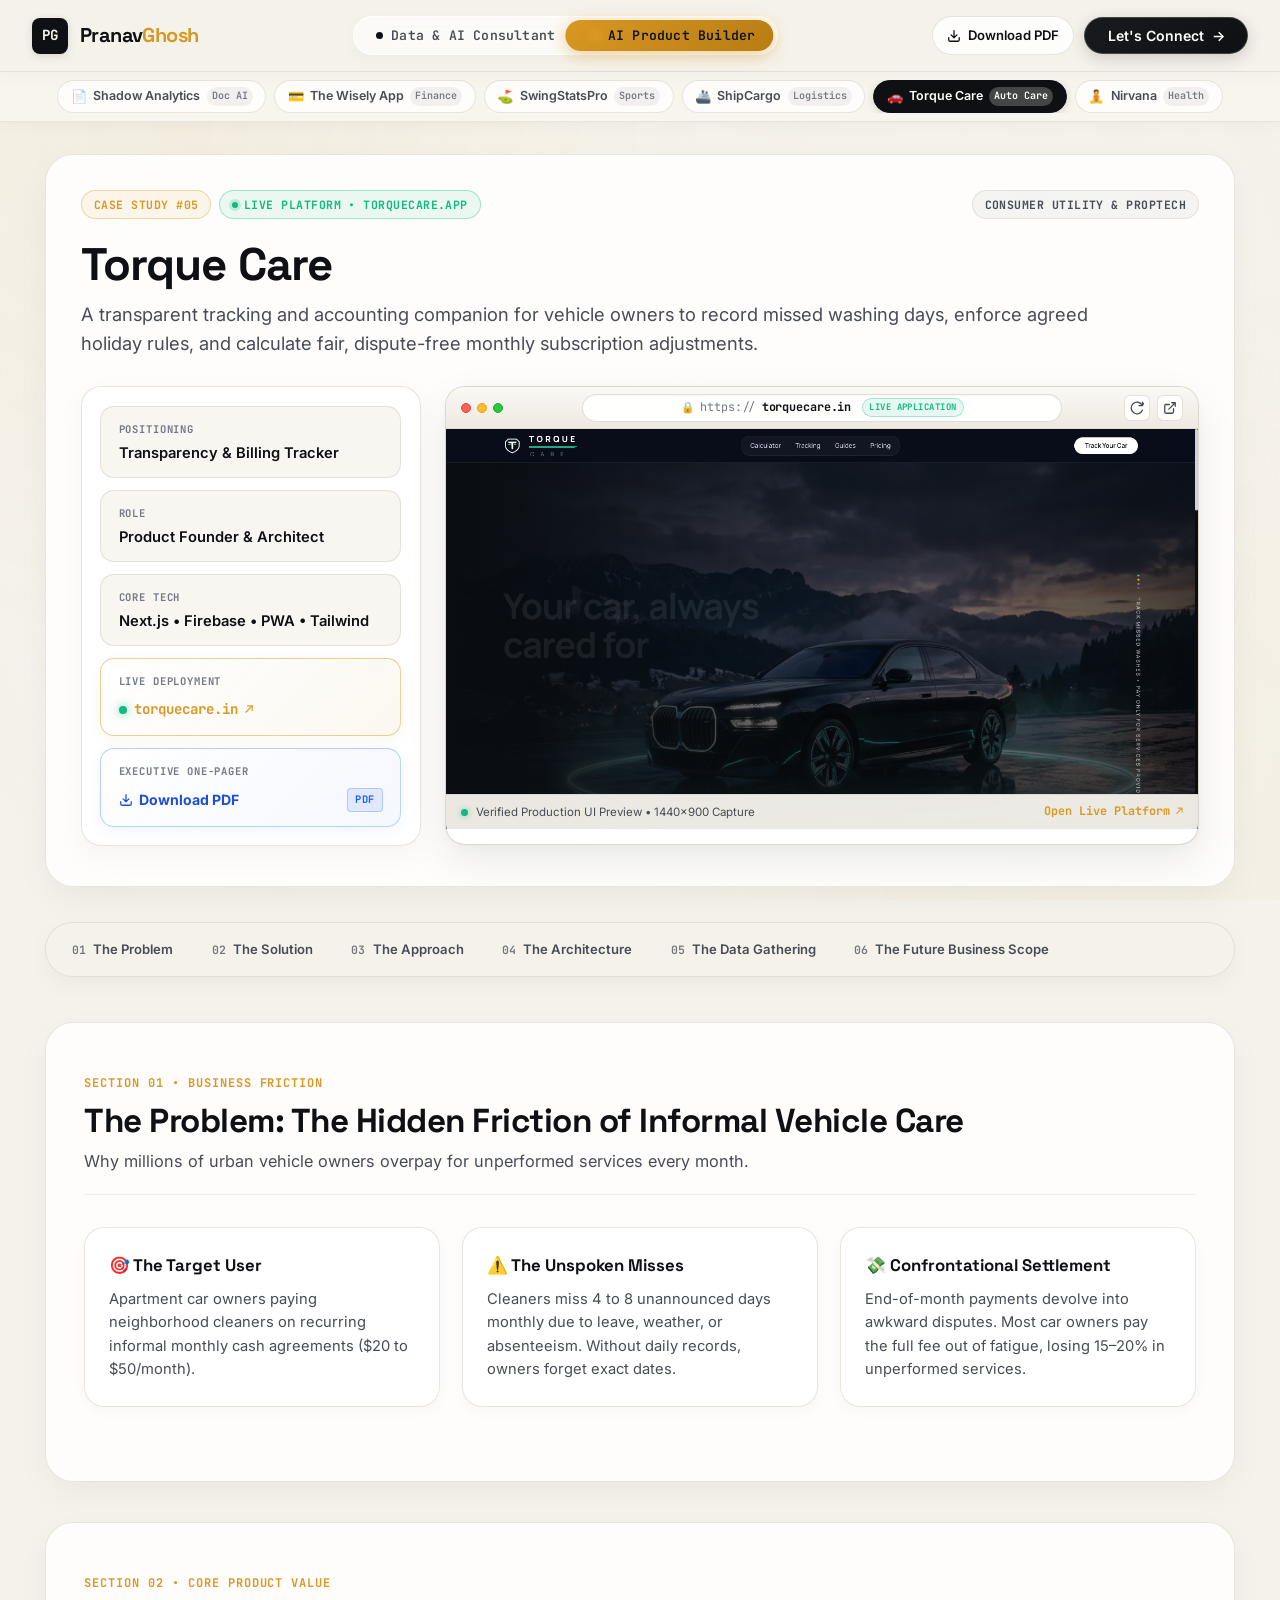
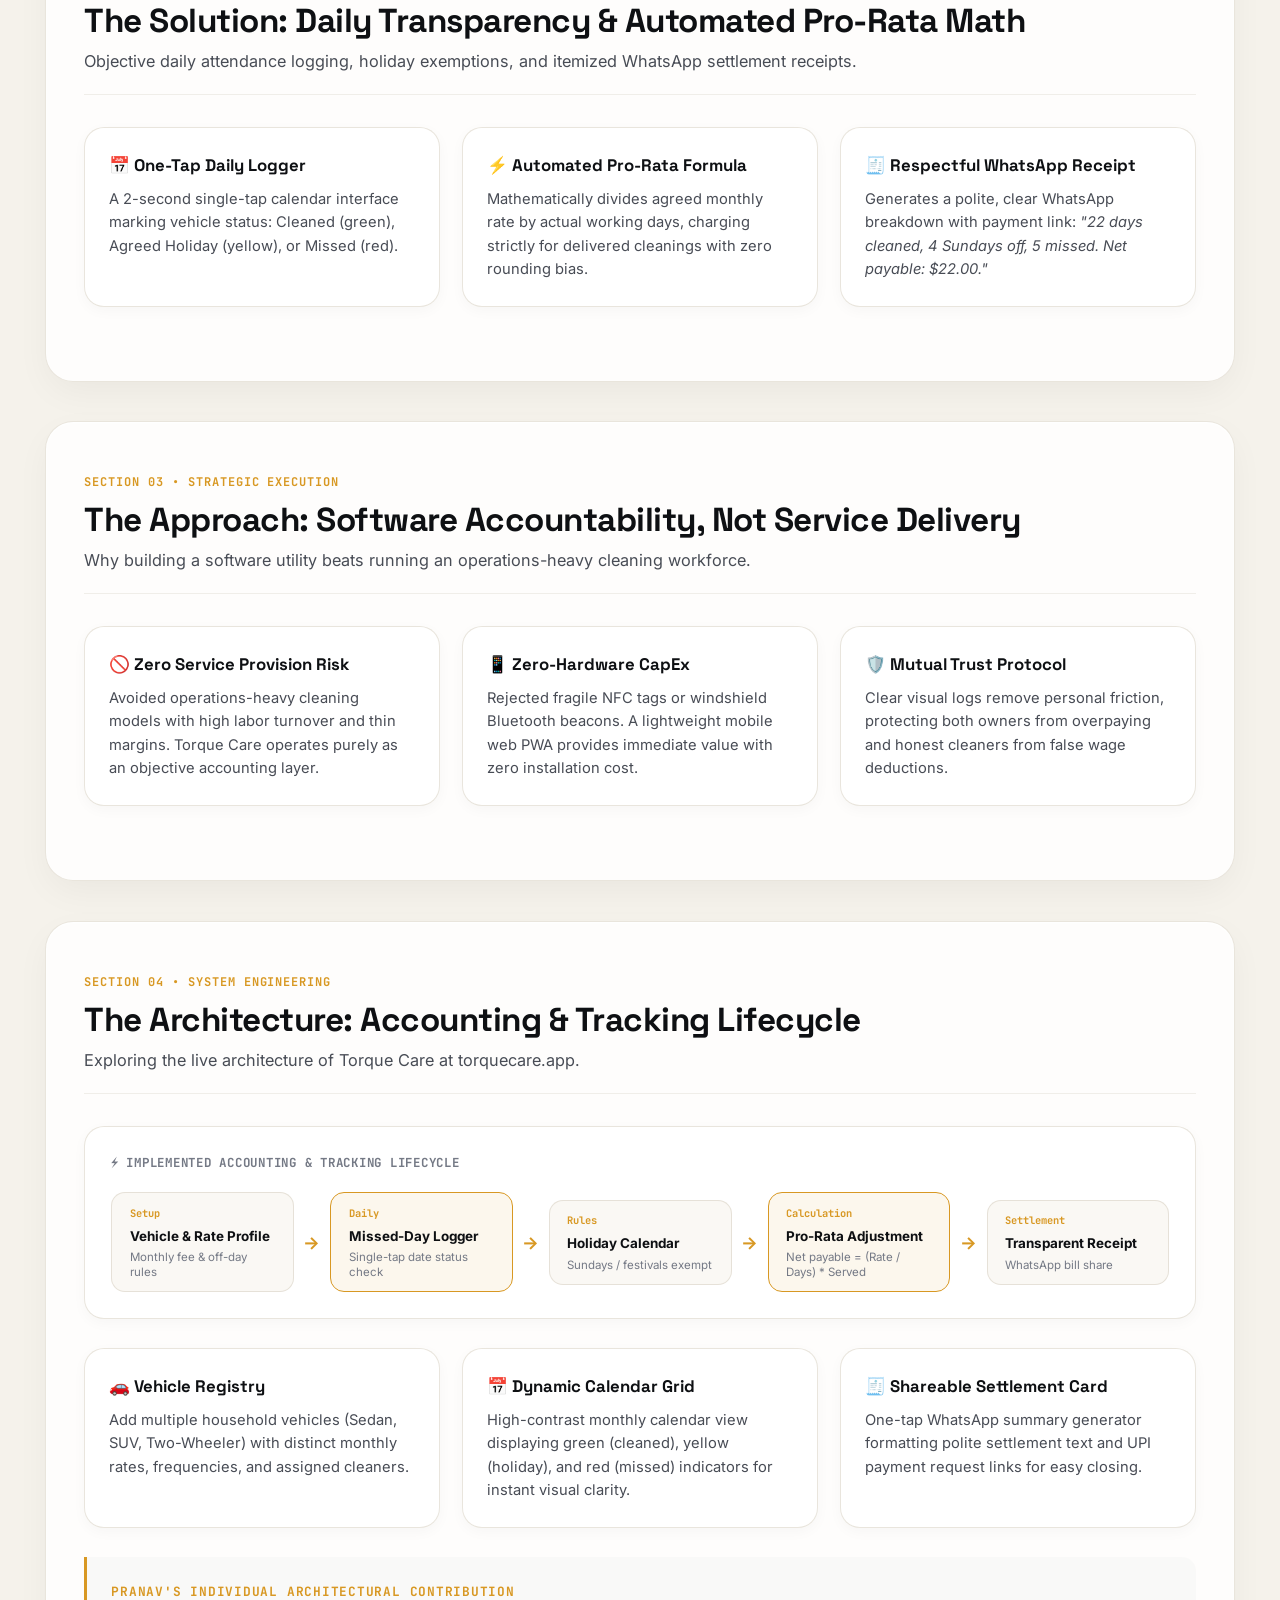
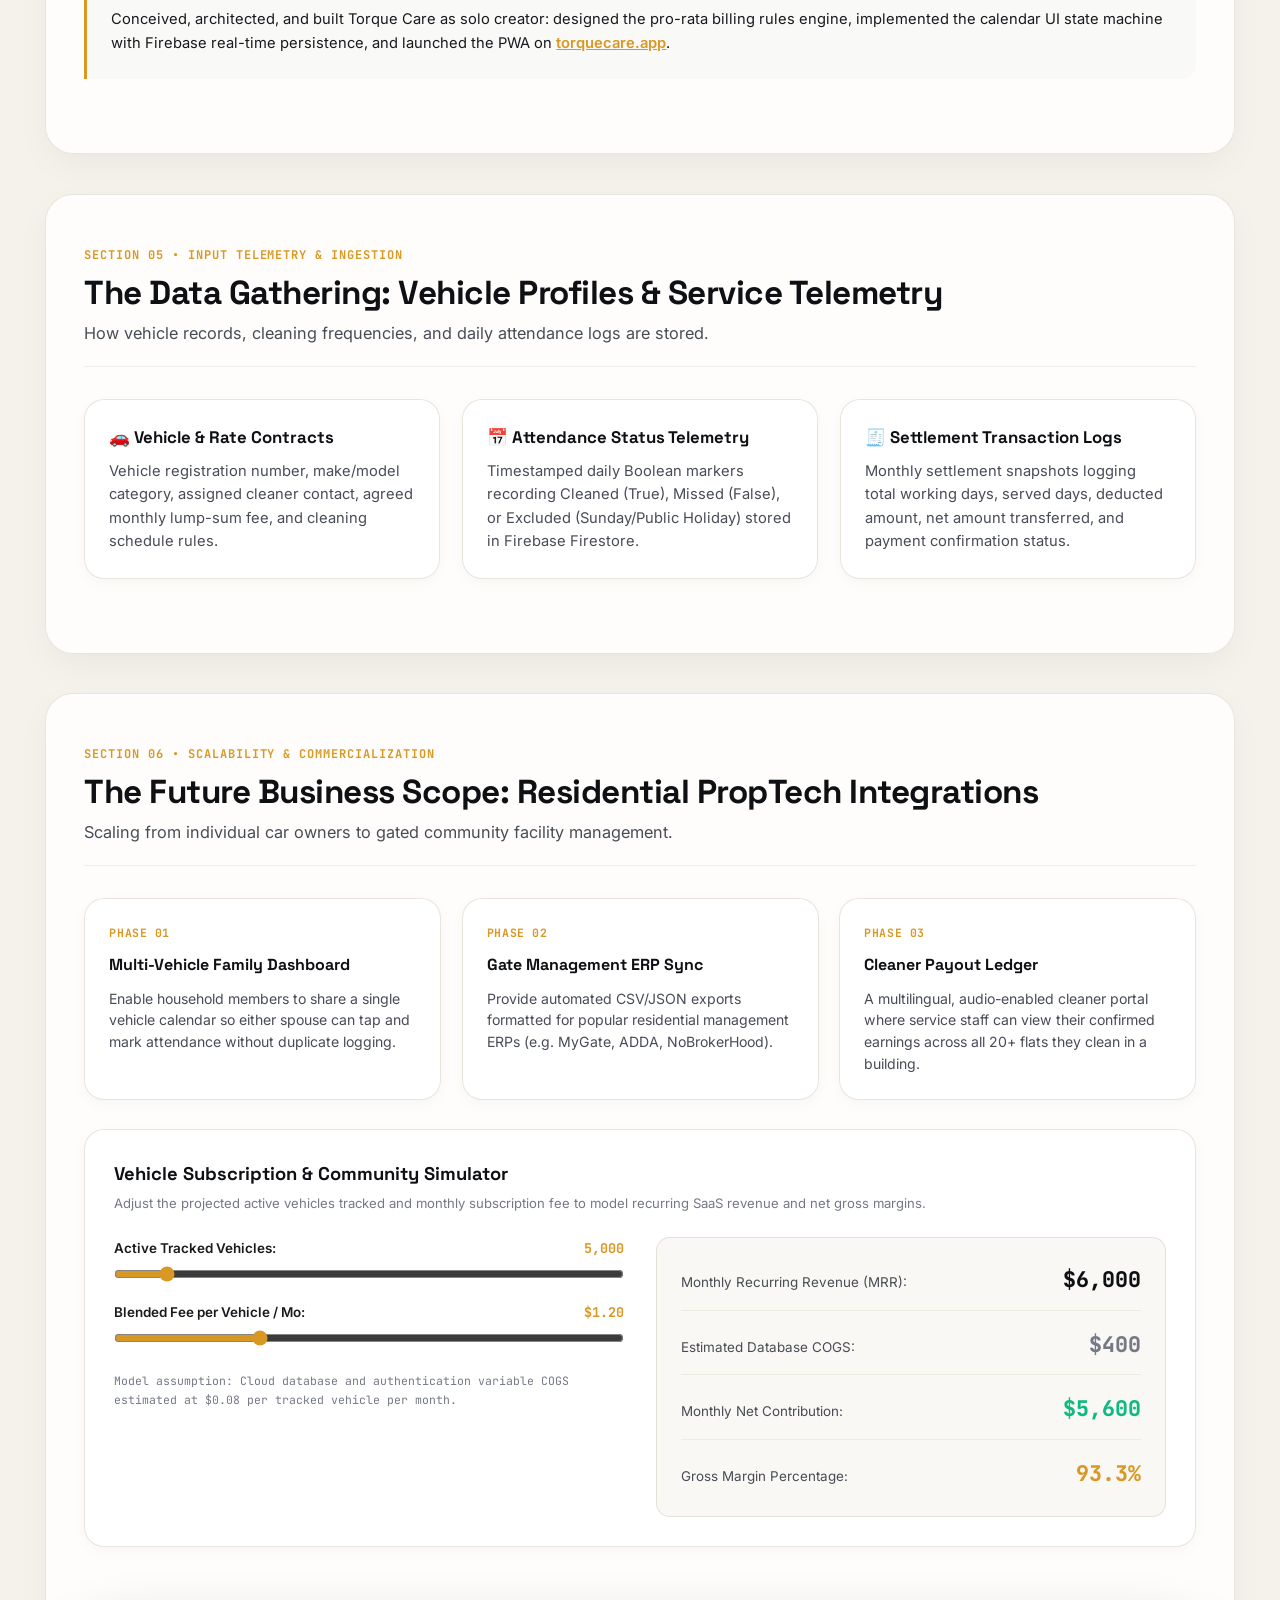
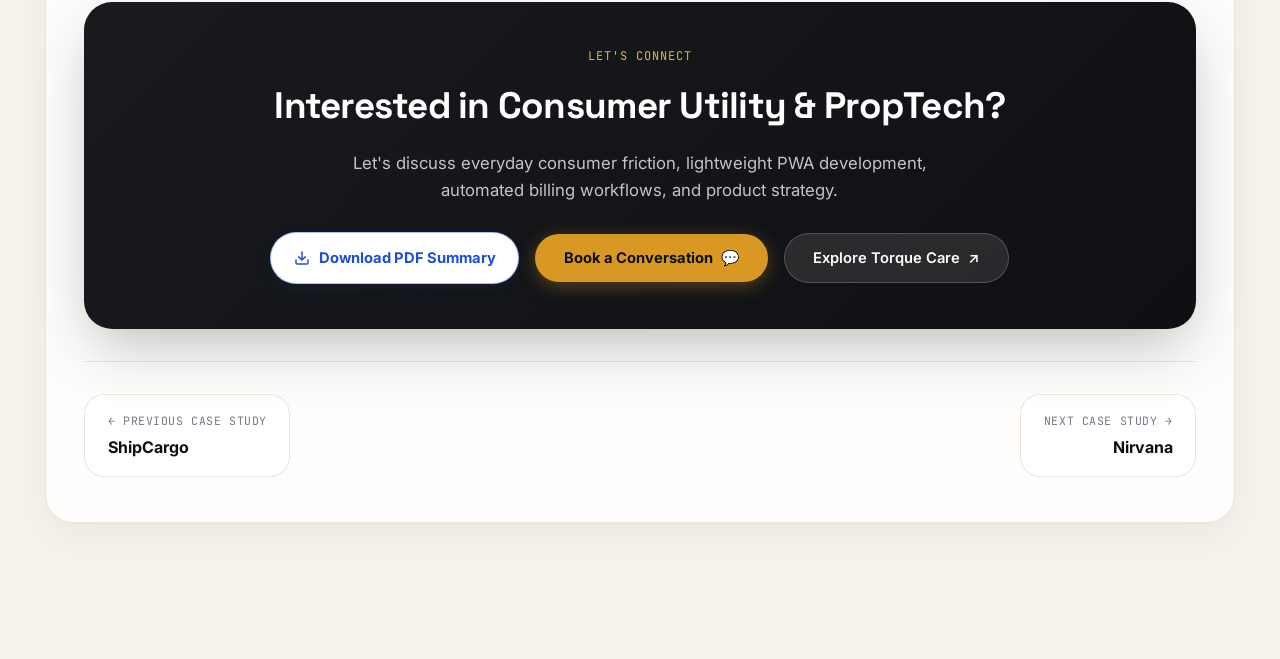
<file: products/torque-care.html>
<!DOCTYPE html>
<html lang="en">
<head>
  <meta charset="UTF-8">
  <meta name="viewport" content="width=device-width, initial-scale=1.0">
  <title>Torque Care Case Study | Vehicle Care Transparency &amp; Missed-Wash Tracking</title>
  <meta name="description" content="Engineering and business case study of Torque Care: an objective vehicle care transparency platform tracking missed washing days and calculating fair monthly adjustments.">
  <meta name="author" content="Pranav Ghosh">
  <meta property="og:title" content="Torque Care — Vehicle Care Transparency Platform Case Study">
  <meta property="og:description" content="How Torque Care eliminated monthly car cleaning payment disputes through transparent attendance logs and automated pro-rata adjustments.">
  <meta property="og:type" content="article">
  <link rel="stylesheet" href="case-study.css">
</head>
<body>
  <div class="bg-atmosphere"></div>

  <!-- ==========================================================================
       DASHBOARD TOP NAVBAR
       Left: PranavGhosh | Centre: Role Switcher | Right: Let's Connect
       ========================================================================== -->
  <header class="dashboard-navbar">
    
    <!-- Left: PranavGhosh -->
    <div class="nav-left">
      <button class="nav-toggle-sidebar-btn" id="mobile-sidebar-toggle" title="Toggle Navigation Sidebar">
        <span>☰</span>
      </button>

      <a href="../index.html#overview" class="brand-anchor">
        <div class="brand-avatar-mini">PG</div>
        <div class="brand-text-name">Pranav<span>Ghosh</span></div>
      </a>
    </div>

    <!-- Centre: Two separate role buttons with Liquid Glass Sliding Track -->
    <div class="nav-centre">
      <div class="nav-role-slider-track" id="nav-role-slider-track" data-mode="builder">
        <div class="nav-role-slider-thumb" id="nav-role-slider-thumb"></div>
        <button class="nav-role-pill" data-mode="consultant" id="nav-pill-consultant" type="button" title="Switch to Data &amp; AI Consultant view">
          <span class="nav-centre-dot"></span>
          <span>Data &amp; AI Consultant</span>
        </button>
        <button class="nav-role-pill nav-role-pill-builder active" data-mode="builder" id="nav-pill-builder" type="button" title="Switch to AI Product Builder view">
          <span class="nav-centre-dot dot-yellow"></span>
          <span>AI Product Builder</span>
        </button>
      </div>
    </div>

    <!-- Right: Download PDF & Let's Connect Button -->
    <div class="nav-right" style="display: flex; align-items: center; gap: 0.65rem;">
      <a href="../assets/docs/torque-care-case-study.pdf" download="Torque-Care-Case-Study.pdf" class="nav-download-pdf-btn" title="Download Torque Care 1-Page Case Study PDF">
        <svg width="14" height="14" viewBox="0 0 24 24" fill="none" stroke="currentColor" stroke-width="2.2" stroke-linecap="round" stroke-linejoin="round">
          <path d="M21 15v4a2 2 0 0 1-2 2H5a2 2 0 0 1-2-2v-4M7 10l5 5 5-5M12 15V3"/>
        </svg>
        <span>Download PDF</span>
      </a>
      <button id="btn-open-connect-modal" class="btn-lets-connect" title="Connect with Pranav">
        <span>Let's Connect</span>
        <span>→</span>
      </button>
    </div>

  </header>

  <!-- ==========================================================================
       SECONDARY SUB-NAVBAR: SHOWING PRODUCTS (Direct 1-Click Platform Switcher)
       ========================================================================== -->
  <nav class="cs-products-subnav" aria-label="AI Products Directory">
    <div class="cs-subnav-container">
      <div class="cs-subnav-track">
        <a href="shadow-analytics.html" class="cs-subnav-pill">
          <span class="cs-subnav-icon">📄</span>
          <span class="cs-subnav-name">Shadow Analytics</span>
          <span class="cs-subnav-tag">Doc AI</span>
        </a>
        <a href="the-wisely-app.html" class="cs-subnav-pill">
          <span class="cs-subnav-icon">💳</span>
          <span class="cs-subnav-name">The Wisely App</span>
          <span class="cs-subnav-tag">Finance</span>
        </a>
        <a href="swingstatspro.html" class="cs-subnav-pill">
          <span class="cs-subnav-icon">⛳</span>
          <span class="cs-subnav-name">SwingStatsPro</span>
          <span class="cs-subnav-tag">Sports</span>
        </a>
        <a href="shipcargo.html" class="cs-subnav-pill">
          <span class="cs-subnav-icon">🚢</span>
          <span class="cs-subnav-name">ShipCargo</span>
          <span class="cs-subnav-tag">Logistics</span>
        </a>
        <a href="torque-care.html" class="cs-subnav-pill active">
          <span class="cs-subnav-icon">🚗</span>
          <span class="cs-subnav-name">Torque Care</span>
          <span class="cs-subnav-tag">Auto Care</span>
        </a>
        <a href="nirvana.html" class="cs-subnav-pill">
          <span class="cs-subnav-icon">🧘</span>
          <span class="cs-subnav-name">Nirvana</span>
          <span class="cs-subnav-tag">Health</span>
        </a>
      </div>
    </div>
  </nav>

  <div class="case-study-wrapper">

    <!-- Hero Header -->
    <section class="cs-hero">
      <div class="cs-hero-topline">
        <div class="cs-badge-group">
          <span class="cs-badge">Case Study #05</span>
          <span class="cs-badge badge-live">
            <span class="pulse-dot"></span>
            <span>Live Platform • torquecare.app</span>
          </span>
        </div>
        <span class="cs-badge" style="background: rgba(0,0,0,0.04); color: var(--text-secondary); border-color: var(--border-card);">Consumer Utility &amp; PropTech</span>
      </div>

      <h1 class="cs-hero-title">Torque Care</h1>
      <p class="cs-hero-subtitle">
        A transparent tracking and accounting companion for vehicle owners to record missed washing days, enforce agreed holiday rules, and calculate fair, dispute-free monthly subscription adjustments.
      </p>

      <!-- Redesigned Hero Meta & Live Web Preview Window -->
      <div class="cs-live-window-stage">
        
        <!-- Meta Specification Strip -->
        <div class="cs-live-meta-strip">
          <div class="cs-meta-pill">
            <span class="cs-meta-pill-label">Positioning</span>
            <span class="cs-meta-pill-val">Transparency &amp; Billing Tracker</span>
          </div>
          <div class="cs-meta-pill">
            <span class="cs-meta-pill-label">Role</span>
            <span class="cs-meta-pill-val">Product Founder &amp; Architect</span>
          </div>
          <div class="cs-meta-pill">
            <span class="cs-meta-pill-label">Core Tech</span>
            <span class="cs-meta-pill-val">Next.js • Firebase • PWA • Tailwind</span>
          </div>
          <div class="cs-meta-pill cs-meta-pill-cta">
            <span class="cs-meta-pill-label">Live Deployment</span>
            <a href="https://torquecare.in/" target="_blank" rel="noopener noreferrer" class="cs-live-url-anchor" title="Open full platform in new window">
              <span class="live-ping-dot"></span>
              <span>torquecare.in</span>
              <span>↗</span>
            </a>
          </div>
          <div class="cs-meta-pill cs-meta-pill-pdf">
            <span class="cs-meta-pill-label">Executive One-Pager</span>
            <a href="../assets/docs/torque-care-case-study.pdf" download="Torque-Care-Case-Study.pdf" class="cs-pdf-download-anchor" title="Download Torque Care Case Study PDF">
              <span style="display: inline-flex; align-items: center; gap: 0.4rem;">
                <svg width="14" height="14" viewBox="0 0 24 24" fill="none" stroke="currentColor" stroke-width="2.2" stroke-linecap="round" stroke-linejoin="round">
                  <path d="M21 15v4a2 2 0 0 1-2 2H5a2 2 0 0 1-2-2v-4M7 10l5 5 5-5M12 15V3"/>
                </svg>
                <span>Download PDF</span>
              </span>
              <span class="cs-pdf-badge-tag">PDF</span>
            </a>
          </div>
        </div>

        <!-- Sleek macOS-Style Live Web Window -->
        <div class="cs-web-window">
          <!-- Window Header Bar -->
          <div class="cs-window-chrome">
            <div class="window-traffic-lights">
              <span class="traffic-light light-red" title="Close"></span>
              <span class="traffic-light light-yellow" title="Minimize"></span>
              <span class="traffic-light light-green" title="Expand"></span>
            </div>

            <!-- Address Bar with SSL Lock -->
            <div class="window-address-bar">
              <span class="ssl-lock" title="Secure SSL Connection">🔒</span>
              <span class="address-prefix">https://</span>
              <span class="address-host">torquecare.in</span>
              <span class="window-badge-live">LIVE APPLICATION</span>
            </div>

            <!-- Window Quick Actions -->
            <div class="window-actions">
              <button type="button" class="window-action-btn btn-refresh-window" title="Reload Web Window" aria-label="Reload Web Window">
                <svg width="14" height="14" viewBox="0 0 24 24" fill="none" stroke="currentColor" stroke-width="2.2" stroke-linecap="round" stroke-linejoin="round">
                  <path d="M21.5 2v6h-6M21.34 15.57a10 10 0 1 1-.57-8.38l5.67-5.67"/>
                </svg>
              </button>
              <a href="https://torquecare.in/" target="_blank" rel="noopener noreferrer" class="window-action-btn" title="Open in New Tab" aria-label="Open in New Tab">
                <svg width="14" height="14" viewBox="0 0 24 24" fill="none" stroke="currentColor" stroke-width="2.2" stroke-linecap="round" stroke-linejoin="round">
                  <path d="M18 13v6a2 2 0 0 1-2 2H5a2 2 0 0 1-2-2V8a2 2 0 0 1 2-2h6M15 3h6v6M10 14L21 3"/>
                </svg>
              </a>
            </div>
          </div>

          <!-- Window Viewport with Canvas Screenshot Preview -->
          <div class="cs-window-viewport">
            <canvas aria-hidden="true" aria-label="Preview Screenshot of torquecare.in" class="cs-preview-canvas animate-blurIn" role="img" style="width: 100%; height: 100%;" width="1440" height="900" data-preview-src="../assets/images/preview-torquecare.png"></canvas>

            <!-- Interactive Hover Overlay with Launch Action -->
            <div class="cs-preview-hover-overlay">
              <a href="https://torquecare.in/" target="_blank" rel="noopener noreferrer" class="cs-hover-launch-card">
                <span>Explore Live Platform</span>
                <span class="launch-icon">↗</span>
              </a>
            </div>

            <div class="cs-window-footer-bar">
              <div class="cs-window-status">
                <span class="status-indicator"></span>
                <span>Verified Production UI Preview • 1440×900 Capture</span>
              </div>
              <a href="https://torquecare.in/" target="_blank" rel="noopener noreferrer" class="cs-window-launch-link">
                <span>Open Live Platform</span>
                <span>↗</span>
              </a>
            </div>
          </div>

        </div>

      </div>
    </section>

    <!-- Sticky Narrative Navigation (The 6-Part Framework) -->
    <nav class="cs-story-nav" aria-label="Case Study Sections">
      <a href="#problem" class="cs-story-link active">
        <span class="link-num">01</span>
        <span>The Problem</span>
      </a>
      <a href="#solution" class="cs-story-link">
        <span class="link-num">02</span>
        <span>The Solution</span>
      </a>
      <a href="#approach" class="cs-story-link">
        <span class="link-num">03</span>
        <span>The Approach</span>
      </a>
      <a href="#architecture" class="cs-story-link">
        <span class="link-num">04</span>
        <span>The Architecture</span>
      </a>
      <a href="#data-gathering" class="cs-story-link">
        <span class="link-num">05</span>
        <span>The Data Gathering</span>
      </a>
      <a href="#future-scope" class="cs-story-link">
        <span class="link-num">06</span>
        <span>The Future Business Scope</span>
      </a>
    </nav>

    <!-- =========================================================
         SECTION 1: THE PROBLEM
         ========================================================= -->
    <section id="problem" class="cs-section">
      <div class="cs-section-header">
        <div class="cs-section-step">Section 01 • Business Friction</div>
        <h2 class="cs-section-title">The Problem: The Hidden Friction of Informal Vehicle Care</h2>
        <p class="cs-section-tagline">Why millions of urban vehicle owners overpay for unperformed services every month.</p>
      </div>

      <div class="cs-grid-3col">
        <div class="cs-card">
          <h3 class="cs-card-title">🎯 The Target User</h3>
          <p class="cs-card-text">
            Apartment car owners paying neighborhood cleaners on recurring informal monthly cash agreements ($20 to $50/month).
          </p>
        </div>
        <div class="cs-card">
          <h3 class="cs-card-title">⚠️ The Unspoken Misses</h3>
          <p class="cs-card-text">
            Cleaners miss 4 to 8 unannounced days monthly due to leave, weather, or absenteeism. Without daily records, owners forget exact dates.
          </p>
        </div>
        <div class="cs-card">
          <h3 class="cs-card-title">💸 Confrontational Settlement</h3>
          <p class="cs-card-text">
            End-of-month payments devolve into awkward disputes. Most car owners pay the full fee out of fatigue, losing 15–20% in unperformed services.
          </p>
        </div>
      </div>
    </section>

    <!-- =========================================================
         SECTION 2: THE SOLUTION
         ========================================================= -->
    <section id="solution" class="cs-section">
      <div class="cs-section-header">
        <div class="cs-section-step">Section 02 • Core Product Value</div>
        <h2 class="cs-section-title">The Solution: Daily Transparency &amp; Automated Pro-Rata Math</h2>
        <p class="cs-section-tagline">Objective daily attendance logging, holiday exemptions, and itemized WhatsApp settlement receipts.</p>
      </div>

      <div class="cs-grid-3col">
        <div class="cs-card">
          <h3 class="cs-card-title">📅 One-Tap Daily Logger</h3>
          <p class="cs-card-text">
            A 2-second single-tap calendar interface marking vehicle status: Cleaned (green), Agreed Holiday (yellow), or Missed (red).
          </p>
        </div>
        <div class="cs-card">
          <h3 class="cs-card-title">⚡ Automated Pro-Rata Formula</h3>
          <p class="cs-card-text">
            Mathematically divides agreed monthly rate by actual working days, charging strictly for delivered cleanings with zero rounding bias.
          </p>
        </div>
        <div class="cs-card">
          <h3 class="cs-card-title">🧾 Respectful WhatsApp Receipt</h3>
          <p class="cs-card-text">
            Generates a polite, clear WhatsApp breakdown with payment link: <em>"22 days cleaned, 4 Sundays off, 5 missed. Net payable: $22.00."</em>
          </p>
        </div>
      </div>
    </section>

    <!-- =========================================================
         SECTION 3: THE APPROACH
         ========================================================= -->
    <section id="approach" class="cs-section">
      <div class="cs-section-header">
        <div class="cs-section-step">Section 03 • Strategic Execution</div>
        <h2 class="cs-section-title">The Approach: Software Accountability, Not Service Delivery</h2>
        <p class="cs-section-tagline">Why building a software utility beats running an operations-heavy cleaning workforce.</p>
      </div>

      <div class="cs-grid-3col">
        <div class="cs-card">
          <h3 class="cs-card-title">🚫 Zero Service Provision Risk</h3>
          <p class="cs-card-text">
            Avoided operations-heavy cleaning models with high labor turnover and thin margins. Torque Care operates purely as an objective accounting layer.
          </p>
        </div>
        <div class="cs-card">
          <h3 class="cs-card-title">📱 Zero-Hardware CapEx</h3>
          <p class="cs-card-text">
            Rejected fragile NFC tags or windshield Bluetooth beacons. A lightweight mobile web PWA provides immediate value with zero installation cost.
          </p>
        </div>
        <div class="cs-card">
          <h3 class="cs-card-title">🛡️ Mutual Trust Protocol</h3>
          <p class="cs-card-text">
            Clear visual logs remove personal friction, protecting both owners from overpaying and honest cleaners from false wage deductions.
          </p>
        </div>
      </div>
    </section>

    <!-- =========================================================
         SECTION 4: THE ARCHITECTURE
         ========================================================= -->
    <section id="architecture" class="cs-section">
      <div class="cs-section-header">
        <div class="cs-section-step">Section 04 • System Engineering</div>
        <h2 class="cs-section-title">The Architecture: Accounting &amp; Tracking Lifecycle</h2>
        <p class="cs-section-tagline">Exploring the live architecture of Torque Care at torquecare.app.</p>
      </div>

      <!-- Flow Visualization -->
      <div class="pipeline-viz-container">
        <div class="pipeline-viz-title">⚡ Implemented Accounting &amp; Tracking Lifecycle</div>
        <div class="pipeline-flow">
          <div class="pipeline-node">
            <span class="p-node-step">Setup</span>
            <span class="p-node-title">Vehicle &amp; Rate Profile</span>
            <span class="p-node-sub">Monthly fee &amp; off-day rules</span>
          </div>
          <span class="pipeline-arrow">→</span>
          <div class="pipeline-node node-highlight">
            <span class="p-node-step">Daily</span>
            <span class="p-node-title">Missed-Day Logger</span>
            <span class="p-node-sub">Single-tap date status check</span>
          </div>
          <span class="pipeline-arrow">→</span>
          <div class="pipeline-node">
            <span class="p-node-step">Rules</span>
            <span class="p-node-title">Holiday Calendar</span>
            <span class="p-node-sub">Sundays / festivals exempt</span>
          </div>
          <span class="pipeline-arrow">→</span>
          <div class="pipeline-node node-highlight">
            <span class="p-node-step">Calculation</span>
            <span class="p-node-title">Pro-Rata Adjustment</span>
            <span class="p-node-sub">Net payable = (Rate / Days) * Served</span>
          </div>
          <span class="pipeline-arrow">→</span>
          <div class="pipeline-node">
            <span class="p-node-step">Settlement</span>
            <span class="p-node-title">Transparent Receipt</span>
            <span class="p-node-sub">WhatsApp bill share</span>
          </div>
        </div>
      </div>

      <!-- Feature Grid -->
      <div class="cs-grid-3col">
        <div class="cs-card">
          <h3 class="cs-card-title">🚗 Vehicle Registry</h3>
          <p class="cs-card-text">
            Add multiple household vehicles (Sedan, SUV, Two-Wheeler) with distinct monthly rates, frequencies, and assigned cleaners.
          </p>
        </div>
        <div class="cs-card">
          <h3 class="cs-card-title">📅 Dynamic Calendar Grid</h3>
          <p class="cs-card-text">
            High-contrast monthly calendar view displaying green (cleaned), yellow (holiday), and red (missed) indicators for instant visual clarity.
          </p>
        </div>
        <div class="cs-card">
          <h3 class="cs-card-title">🧾 Shareable Settlement Card</h3>
          <p class="cs-card-text">
            One-tap WhatsApp summary generator formatting polite settlement text and UPI payment request links for easy closing.
          </p>
        </div>
      </div>

      <div class="contribution-box">
        <div class="contribution-title">Pranav's Individual Architectural Contribution</div>
        <div class="contribution-text">
          Conceived, architected, and built Torque Care as solo creator: designed the pro-rata billing rules engine, implemented the calendar UI state machine with Firebase real-time persistence, and launched the PWA on <a href="https://torquecare.app" target="_blank" rel="noopener noreferrer" style="color: var(--yellow-subtle); font-weight: 600;">torquecare.app</a>.
        </div>
      </div>
    </section>

    <!-- =========================================================
         SECTION 5: THE DATA GATHERING
         ========================================================= -->
    <section id="data-gathering" class="cs-section">
      <div class="cs-section-header">
        <div class="cs-section-step">Section 05 • Input Telemetry &amp; Ingestion</div>
        <h2 class="cs-section-title">The Data Gathering: Vehicle Profiles &amp; Service Telemetry</h2>
        <p class="cs-section-tagline">How vehicle records, cleaning frequencies, and daily attendance logs are stored.</p>
      </div>

      <div class="cs-grid-3col">
        <div class="cs-card">
          <h3 class="cs-card-title">🚗 Vehicle &amp; Rate Contracts</h3>
          <p class="cs-card-text">
            Vehicle registration number, make/model category, assigned cleaner contact, agreed monthly lump-sum fee, and cleaning schedule rules.
          </p>
        </div>
        <div class="cs-card">
          <h3 class="cs-card-title">📅 Attendance Status Telemetry</h3>
          <p class="cs-card-text">
            Timestamped daily Boolean markers recording Cleaned (True), Missed (False), or Excluded (Sunday/Public Holiday) stored in Firebase Firestore.
          </p>
        </div>
        <div class="cs-card">
          <h3 class="cs-card-title">🧾 Settlement Transaction Logs</h3>
          <p class="cs-card-text">
            Monthly settlement snapshots logging total working days, served days, deducted amount, net amount transferred, and payment confirmation status.
          </p>
        </div>
      </div>
    </section>

    <!-- =========================================================
         SECTION 6: THE FUTURE BUSINESS SCOPE
         ========================================================= -->
    <section id="future-scope" class="cs-section">
      <div class="cs-section-header">
        <div class="cs-section-step">Section 06 • Scalability &amp; Commercialization</div>
        <h2 class="cs-section-title">The Future Business Scope: Residential PropTech Integrations</h2>
        <p class="cs-section-tagline">Scaling from individual car owners to gated community facility management.</p>
      </div>

      <div class="roadmap-timeline-grid">
        <div class="roadmap-card">
          <span class="roadmap-period">Phase 01</span>
          <h4 class="roadmap-title">Multi-Vehicle Family Dashboard</h4>
          <p class="roadmap-desc">
            Enable household members to share a single vehicle calendar so either spouse can tap and mark attendance without duplicate logging.
          </p>
        </div>

        <div class="roadmap-card">
          <span class="roadmap-period">Phase 02</span>
          <h4 class="roadmap-title">Gate Management ERP Sync</h4>
          <p class="roadmap-desc">
            Provide automated CSV/JSON exports formatted for popular residential management ERPs (e.g. MyGate, ADDA, NoBrokerHood).
          </p>
        </div>

        <div class="roadmap-card">
          <span class="roadmap-period">Phase 03</span>
          <h4 class="roadmap-title">Cleaner Payout Ledger</h4>
          <p class="roadmap-desc">
            A multilingual, audio-enabled cleaner portal where service staff can view their confirmed earnings across all 20+ flats they clean in a building.
          </p>
        </div>
      </div>

      <!-- Interactive Calculator -->
      <div class="calculator-container" data-model-type="subscription" data-unit-cost="0.08">
        <div class="calc-header">
          <h3 class="calc-title">Vehicle Subscription &amp; Community Simulator</h3>
          <p class="calc-subtext">Adjust the projected active vehicles tracked and monthly subscription fee to model recurring SaaS revenue and net gross margins.</p>
        </div>

        <div class="calc-layout">
          <div class="calc-inputs">
            <div class="calc-input-group">
              <div class="calc-label-row">
                <span>Active Tracked Vehicles:</span>
                <span class="calc-current-val" id="calc-vol-val">5,000</span>
              </div>
              <input type="range" class="calc-range" id="calc-vol" min="500" max="50000" step="500" value="5000">
            </div>

            <div class="calc-input-group">
              <div class="calc-label-row">
                <span>Blended Fee per Vehicle / Mo:</span>
                <span class="calc-current-val" id="calc-price-val">$1.20</span>
              </div>
              <input type="range" class="calc-range" id="calc-price" min="0.50" max="3.00" step="0.10" value="1.20">
            </div>

            <div class="calc-formula-note">
              Model assumption: Cloud database and authentication variable COGS estimated at $0.08 per tracked vehicle per month.
            </div>
          </div>

          <div class="calc-outputs">
            <div class="output-row">
              <span class="output-label">Monthly Recurring Revenue (MRR):</span>
              <span class="output-val" id="out-mrr">$6,000</span>
            </div>
            <div class="output-row">
              <span class="output-label">Estimated Database COGS:</span>
              <span class="output-val" style="color: var(--text-muted);" id="out-cogs">$400</span>
            </div>
            <div class="output-row">
              <span class="output-label">Monthly Net Contribution:</span>
              <span class="output-val highlight" id="out-contribution">$5,600</span>
            </div>
            <div class="output-row">
              <span class="output-label">Gross Margin Percentage:</span>
              <span class="output-val" style="color: var(--yellow-subtle);" id="out-margin">93.3%</span>
            </div>
          </div>
        </div>
      </div>

      <!-- Conversion Box -->
      <div class="cs-conversion-cta">
        <div class="cta-tag">Let's Connect</div>
        <h3 class="cta-title">Interested in Consumer Utility &amp; PropTech?</h3>
        <p class="cta-subtitle">
          Let's discuss everyday consumer friction, lightweight PWA development, automated billing workflows, and product strategy.
        </p>
        <div class="cta-actions">
          <a href="../assets/docs/torque-care-case-study.pdf" download="Torque-Care-Case-Study.pdf" class="cta-btn-pdf" title="Download Torque Care Case Study PDF">
            <svg width="16" height="16" viewBox="0 0 24 24" fill="none" stroke="currentColor" stroke-width="2.2" stroke-linecap="round" stroke-linejoin="round">
              <path d="M21 15v4a2 2 0 0 1-2 2H5a2 2 0 0 1-2-2v-4M7 10l5 5 5-5M12 15V3"/>
            </svg>
            <span>Download PDF Summary</span>
          </a>
          <a href="https://wa.me/919821921465?text=Hi%20Pranav,%20saw%20your%20Torque%20Care%20case%20study%20and%20would%20love%20to%20discuss%20utility%20software." target="_blank" rel="noopener noreferrer" class="cta-btn-gold">
            <span>Book a Conversation</span>
            <span>💬</span>
          </a>
          <a href="https://torquecare.app" target="_blank" rel="noopener noreferrer" class="cta-btn-ghost">
            <span>Explore Torque Care</span>
            <span>↗</span>
          </a>
        </div>
      </div>

      <!-- Pagination Footer -->
      <div class="cs-pagination-footer">
        <a href="shipcargo.html" class="cs-page-nav-card">
          <span class="cs-page-nav-direction">← Previous Case Study</span>
          <span class="cs-page-nav-name">ShipCargo</span>
        </a>
        <a href="nirvana.html" class="cs-page-nav-card" style="text-align: right;">
          <span class="cs-page-nav-direction">Next Case Study →</span>
          <span class="cs-page-nav-name">Nirvana</span>
        </a>
      </div>
    </section>

  </div>

  <!-- ==========================================================================
       CONNECT MODAL DIALOG
       ========================================================================== -->
  <div class="connect-modal-overlay" id="connect-modal">
    <div class="connect-dialog">
      <div class="connect-dialog-header">
        <h3 class="connect-dialog-title">Let's Connect &amp; Collaborate</h3>
        <button class="connect-dialog-close" id="connect-modal-close" title="Close Modal">✕</button>
      </div>

      <p style="font-size: 0.95rem; color: var(--text-secondary); line-height: 1.6;">
        I am currently available as an <strong>Immediate Joiner</strong> for consulting engagements, analytics leadership, and full-time opportunities. Based in Delhi, India, with complete openness to relocation and remote positions globally.
      </p>

      <div class="direct-email-box">
        <a href="mailto:pranavghosh19@gmail.com" class="email-address-text" style="text-decoration: none; color: inherit;">pranavghosh19@gmail.com</a>
        <button id="btn-copy-email" class="btn-copy-email">COPY EMAIL</button>
      </div>

      <div class="connect-links-row">
        <a href="https://wa.me/919821921465?text=Hi%20Pranav%2C%20got%20your%20number%20from%20your%20Portfolio.%20Can%20we%20connect%3F" target="_blank" rel="noopener noreferrer" class="btn-whatsapp" id="btn-whatsapp-connect">
          <svg width="18" height="18" viewBox="0 0 24 24" fill="currentColor" style="flex-shrink:0;">
            <path d="M12.031 6.172c-3.181 0-5.767 2.586-5.768 5.766-.001 1.298.38 2.27 1.019 3.287l-.582 2.128 2.182-.573c.978.58 1.911.928 3.145.929 3.178 0 5.767-2.587 5.768-5.766.001-3.187-2.575-5.77-5.764-5.771zm3.392 8.244c-.144.405-.837.774-1.17.824-.299.045-.677.063-1.092-.069-.252-.08-.575-.187-.988-.365-1.739-.751-2.874-2.502-2.961-2.617-.087-.116-.708-.94-.708-1.793s.448-1.273.607-1.446c.159-.173.346-.217.462-.217l.332.007c.106.005.249-.04.39.298.144.347.491 1.2.534 1.287.043.087.072.188.014.304-.058.116-.087.188-.173.289l-.26.304c-.087.086-.177.18-.076.354.101.174.449.741.964 1.201.662.591 1.221.774 1.394.86s.275.072.376-.043c.101-.116.433-.506.549-.68.116-.173.231-.145.39-.087s1.011.477 1.184.564.289.13.332.202c.045.072.045.419-.099.824zm-3.392-12.416c-5.514 0-10 4.486-10 10 0 1.76.459 3.413 1.261 4.856l-1.3 4.76 4.887-1.281c1.395.763 2.985 1.198 4.673 1.198 5.514 0 10-4.486 10-10s-4.486-10-10-10z"/>
          </svg>
          <span>WhatsApp Chat</span>
        </a>
        <a href="https://drive.google.com/file/d/1pM4QU5h2h_4ncfhvDfFU4LmVK_NWsJRH/view?usp=sharing" target="_blank" rel="noopener noreferrer" class="btn-lets-connect" style="padding: 0.65rem 1.4rem; font-size: 0.85rem;">
          <span>📄 Download CV (PDF)</span>
        </a>
        <a href="https://www.linkedin.com/in/pranavghosh19/" target="_blank" rel="noopener noreferrer" class="nav-secondary-btn">
          <span>LinkedIn ↗</span>
        </a>
        <a href="https://github.com/PranavGhosh19" target="_blank" rel="noopener noreferrer" class="nav-secondary-btn">
          <span>GitHub ↗</span>
        </a>
      </div>
    </div>
  </div>

  <script src="case-study.js"></script>
</body>
</html>
</file>
<file: styles.css>
/* ==========================================================================
   PRANAV GHOSH - DATA & AI CONSULTANT | AI PRODUCT BUILDER
   SUBTLE ARCHITECTURAL PALETTE: BEIGE, WHITE, BLACK & SUBTLE YELLOW
   ========================================================================== */

@import url('https://fonts.googleapis.com/css2?family=Caveat:wght@600;700&family=Inter:wght@300;400;500;600;700&family=JetBrains+Mono:wght@400;500;600&family=Space+Grotesk:wght@400;500;600;700;800&display=swap');

:root {
  /* Warm Architectural Luxury Palette */
  --bg-beige: #F5F2EB;            /* Primary warm architectural beige */
  --bg-beige-subtle: #EDE8DC;     /* Muted sand tone */
  --bg-beige-tint: #FAF8F4;       /* Soft ivory / warm cream */
  
  /* Translucent Smooth Glassmorphism Surfaces */
  --bg-card: linear-gradient(135deg, rgba(255, 255, 255, 0.78) 0%, rgba(255, 255, 255, 0.58) 100%);
  --bg-card-hover: linear-gradient(135deg, rgba(255, 255, 255, 0.92) 0%, rgba(255, 255, 255, 0.74) 100%);
  --bg-card-active: linear-gradient(135deg, rgba(255, 255, 255, 0.98) 0%, rgba(255, 255, 255, 0.88) 100%);
  --bg-sidebar: rgba(245, 242, 235, 0.68);             /* Frosted beige glass sidebar */
  --bg-navbar: rgba(245, 242, 235, 0.72);              /* Frosted beige glass navbar */
  --bg-pill: rgba(255, 255, 255, 0.65);                /* Translucent pill background */
  
  /* Text: Deep Charcoal & True Black */
  --text-pure: #0E1013;           /* True deep black */
  --text-primary: #181A1E;        /* Crisp primary black */
  --text-secondary: #484C55;      /* Warm charcoal */
  --text-muted: #747985;          /* Graphite */
  --text-dim: #989DA7;

  /* Subtle Yellow / Golden Amber Accents */
  --yellow-subtle: #D89823;       /* Refined golden ochre / warm amber */
  --yellow-glow: #EDB031;         /* Radiant subtle yellow */
  --yellow-tint: rgba(216, 152, 35, 0.08); /* Very soft warm yellow background */
  --yellow-border: rgba(216, 152, 35, 0.40);
  --yellow-badge: rgba(216, 152, 35, 0.14);

  /* Subtle Emerald Green (Availability Highlight) */
  --green-subtle: #10B981;
  --green-glow: #34D399;
  --green-dark: #047857;
  --green-tint: rgba(16, 185, 129, 0.08);
  --green-border: rgba(16, 185, 129, 0.45);

  /* Glass Structural Borders & Specular Bevels */
  --border-beige: rgba(215, 208, 192, 0.50);          /* Soft sand glass border */
  --border-glass: rgba(255, 255, 255, 0.90);           /* Crisp white specular border */
  --border-card: rgba(255, 255, 255, 0.82);            /* Card top light boundary */
  --border-card-subtle: rgba(215, 208, 194, 0.55);     /* Soft card frame */
  --border-dark: #181A1E;

  /* Specular Highlight & Smooth Glassmorphism Blur Levels */
  --glass-inner-bevel: inset 0 1px 1.5px 0 rgba(255, 255, 255, 0.95), inset 0 0 0 1px rgba(255, 255, 255, 0.40);
  --glass-blur-sm: blur(14px) saturate(180%);
  --glass-blur-md: blur(24px) saturate(190%) contrast(102%);
  --glass-blur-lg: blur(32px) saturate(200%) contrast(104%);

  /* Shadows & Illuminations */
  --shadow-card: 0 12px 36px -4px rgba(20, 22, 26, 0.04), 0 2px 8px rgba(20, 22, 26, 0.02), var(--glass-inner-bevel);
  --shadow-card-hover: 0 22px 52px -6px rgba(20, 22, 26, 0.08), 0 0 24px rgba(216, 152, 35, 0.12), inset 0 1px 2px 0 #FFFFFF;
  --shadow-navbar: 0 4px 28px rgba(20, 22, 26, 0.03), inset 0 -1px 0 rgba(255, 255, 255, 0.75);
  --shadow-modal: 0 32px 80px -10px rgba(16, 18, 22, 0.25), var(--glass-inner-bevel);

  /* Typography Stacks */
  --font-hero: 'Space Grotesk', -apple-system, BlinkMacSystemFont, sans-serif;
  --font-body: 'Inter', -apple-system, BlinkMacSystemFont, sans-serif;
  --font-mono: 'JetBrains Mono', monospace;

  /* Layout Constants */
  --navbar-height: 72px;
  --sidebar-width: 290px;
  --radius-sm: 8px;
  --radius-md: 14px;
  --radius-lg: 20px;
  --radius-full: 9999px;

  /* Ultra-Modern Physics Spring & Easing Engines */
  --spring-snappy: linear(0, 0.009, 0.035 2.1%, 0.141 4.4%, 0.723 12.9%, 0.938 16.7%, 1.017 19.6%, 1.049 22.7%, 1.05 25.7%, 1.033 28.9%, 1.011 32.7%, 0.998 37.3%, 0.997 43.1%, 1.001 51.5%, 1);
  --spring-gentle: linear(0, 0.006, 0.025 2.8%, 0.101 5.6%, 0.539 16.4%, 0.751 21.6%, 0.884 26.6%, 0.963 31.8%, 1.005 37.2%, 1.023 42.8%, 1.026 48.6%, 1.019 54.8%, 1.008 61.6%, 1.002 69.2%, 1);
  --spring-bounce: linear(0, 0.006, 0.024 2.2%, 0.094 4.5%, 0.34 9.2%, 0.88 15.6%, 1.11 19.3%, 1.17 21.6%, 1.18 24.1%, 1.15 26.8%, 1.08 30.1%, 0.99 35.2%, 0.97 38.3%, 0.97 41.7%, 1.01 51.5%, 1.01 62.4%, 1);
  --ease-out-expo: cubic-bezier(0.16, 1, 0.3, 1);
  --ease-in-out-smooth: cubic-bezier(0.65, 0, 0.35, 1);

  /* Transitions */
  --ease-spring: var(--spring-snappy);
  --ease-smooth: var(--ease-out-expo);
  --transition-fast: 0.2s var(--ease-out-expo);
  --transition-normal: 0.4s var(--spring-snappy);
  --transition-gentle: 0.65s var(--spring-gentle);
}

/* ==========================================================================
   CROSS-DOCUMENT VIEW TRANSITIONS (Native Modern Navigation)
   ========================================================================== */
@media (prefers-reduced-motion: no-preference) {
  @view-transition {
    navigation: auto;
  }

  ::view-transition-old(root) {
    animation: 0.32s var(--ease-out-expo) both pageFadeOut;
  }

  ::view-transition-new(root) {
    animation: 0.38s var(--ease-out-expo) both pageFadeIn;
  }

  @keyframes pageFadeOut {
    from {
      opacity: 1;
      transform: scale(1);
      filter: blur(0px);
    }
    to {
      opacity: 0;
      transform: scale(0.985);
      filter: blur(3px);
    }
  }

  @keyframes pageFadeIn {
    from {
      opacity: 0;
      transform: scale(1.015);
      filter: blur(3px);
    }
    to {
      opacity: 1;
      transform: scale(1);
      filter: blur(0px);
    }
  }
}

/* ==========================================================================
   CSS RESET & BASE
   ========================================================================== */
*, *::before, *::after {
  box-sizing: border-box;
  margin: 0;
  padding: 0;
}

html {
  scroll-behavior: smooth;
  color-scheme: light;
  background-color: var(--bg-beige);
}

body {
  font-family: var(--font-body);
  background-color: var(--bg-beige);
  color: var(--text-primary);
  line-height: 1.6;
  overflow-x: hidden;
  position: relative;
  -webkit-font-smoothing: antialiased;
  -moz-osx-font-smoothing: grayscale;
}

::selection {
  background: var(--yellow-glow);
  color: var(--text-pure);
}

/* Scrollbar */
::-webkit-scrollbar {
  width: 6px;
  height: 6px;
}
::-webkit-scrollbar-track {
  background: transparent;
}
::-webkit-scrollbar-thumb {
  background: rgba(213, 206, 190, 0.6);
  border-radius: 4px;
}
::-webkit-scrollbar-thumb:hover {
  background: var(--yellow-subtle);
}

/* ==========================================================================
   AMBIENT ARCHITECTURAL CANVAS & SUBTLE ATMOSPHERE
   ========================================================================== */
.bg-ambient-canvas {
  position: fixed;
  inset: 0;
  width: 100vw;
  height: 100vh;
  z-index: 0;
  pointer-events: none;
  overflow: hidden;
  background: radial-gradient(circle at 50% 50%, #FAF8F4 0%, #F5F2EB 60%, #ECE6D9 100%);
}

/* Luminous Floating Ambient Glass Orbs */
.ambient-orb {
  position: absolute;
  border-radius: 50%;
  filter: blur(95px);
  pointer-events: none;
  opacity: 0.65;
  animation: ambientDrift 20s ease-in-out infinite alternate;
}

.orb-gold {
  top: -10%;
  right: 12%;
  width: 620px;
  height: 620px;
  background: radial-gradient(circle, rgba(237, 176, 49, 0.22) 0%, rgba(216, 152, 35, 0.05) 70%, transparent 100%);
  animation-duration: 22s;
}

.orb-white {
  top: 30%;
  left: 18%;
  width: 580px;
  height: 580px;
  background: radial-gradient(circle, rgba(255, 255, 255, 0.95) 0%, rgba(250, 248, 242, 0.55) 60%, transparent 100%);
  animation-duration: 26s;
  animation-delay: -5s;
}

.orb-green {
  bottom: 8%;
  right: 22%;
  width: 520px;
  height: 520px;
  background: radial-gradient(circle, rgba(16, 185, 129, 0.16) 0%, rgba(52, 211, 153, 0.04) 65%, transparent 100%);
  animation-duration: 24s;
  animation-delay: -10s;
}

.orb-sand {
  bottom: -12%;
  left: -6%;
  width: 680px;
  height: 680px;
  background: radial-gradient(circle, rgba(228, 220, 203, 0.75) 0%, rgba(215, 206, 186, 0.3) 60%, transparent 100%);
  animation-duration: 28s;
  animation-delay: -15s;
}

@keyframes ambientDrift {
  0% {
    transform: translate(0, 0) scale(1);
  }
  50% {
    transform: translate(-35px, 25px) scale(1.08);
  }
  100% {
    transform: translate(25px, -30px) scale(0.96);
  }
}

/* 3D WebGL Motion Canvas for Immersive Spatial Depth */
.webgl-canvas {
  position: fixed;
  top: 0;
  left: 0;
  width: 100vw;
  height: 100vh;
  z-index: 1;
  pointer-events: none;
  opacity: 0.94;
  transition: opacity 0.6s ease;
}

.bg-noise-overlay {
  position: fixed;
  inset: 0;
  z-index: 2;
  pointer-events: none;
  opacity: 0.02;
  background-image: radial-gradient(#181a1e 1px, transparent 1px);
  background-size: 24px 24px;
}

.bg-gradient-vignette {
  position: fixed;
  inset: 0;
  z-index: 2;
  pointer-events: none;
  background: radial-gradient(circle at 50% 50%, transparent 60%, rgba(245, 242, 235, 0.4) 100%);
}

.cursor-ambient-glow {
  position: fixed;
  width: 540px;
  height: 540px;
  border-radius: 50%;
  pointer-events: none;
  z-index: 3;
  transform: translate(-50%, -50%);
  background: radial-gradient(circle, rgba(216, 152, 35, 0.09) 0%, rgba(255, 255, 255, 0.04) 40%, transparent 70%);
  transition: transform 0.08s linear;
}

/* 3D Interactive Click Shockwave */
.click-shockwave {
  position: fixed;
  border-radius: 50%;
  border: 1.5px solid rgba(216, 152, 35, 0.65);
  background: radial-gradient(circle, rgba(216, 152, 35, 0.22) 0%, rgba(255, 255, 255, 0.08) 35%, transparent 70%);
  pointer-events: none;
  z-index: 9999;
  transform: translate(-50%, -50%) scale(0.1);
  animation: shockwavePulse 0.65s cubic-bezier(0.16, 1, 0.3, 1) forwards;
  box-shadow: 0 0 20px rgba(216, 152, 35, 0.35);
}

@keyframes shockwavePulse {
  0% {
    opacity: 0.95;
    transform: translate(-50%, -50%) scale(0.1);
  }
  60% {
    opacity: 0.65;
  }
  100% {
    opacity: 0;
    transform: translate(-50%, -50%) scale(3.2);
  }
}

/* ==========================================================================
   TOP NAVBAR (BEIGE / WHITE / BLACK / SUBTLE YELLOW)
   Left: PranavGhosh | Centre: Title | Right: Let's Connect
   ========================================================================== */
.dashboard-navbar {
  position: fixed;
  top: 0;
  left: 0;
  right: 0;
  height: var(--navbar-height);
  z-index: 60;
  display: flex;
  align-items: center;
  justify-content: space-between;
  padding: 0 clamp(1rem, 2.5vw, 2.5rem);
  background: var(--bg-navbar);
  backdrop-filter: blur(24px);
  -webkit-backdrop-filter: blur(24px);
  border-bottom: 1px solid var(--border-beige);
  box-shadow: var(--shadow-navbar);
}

/* Navbar Left */
.nav-left {
  display: flex;
  align-items: center;
  gap: 1rem;
}

.nav-toggle-sidebar-btn {
  display: none;
  background: var(--bg-card);
  border: 1px solid var(--border-beige);
  color: var(--text-primary);
  width: 38px;
  height: 38px;
  border-radius: var(--radius-sm);
  cursor: pointer;
  align-items: center;
  justify-content: center;
  font-size: 1.1rem;
  transition: var(--transition-fast);
}

.nav-toggle-sidebar-btn:hover {
  background: var(--bg-beige-subtle);
  color: var(--yellow-subtle);
}

.brand-anchor {
  display: flex;
  align-items: center;
  gap: 0.75rem;
  text-decoration: none;
  color: var(--text-pure);
}

.brand-avatar-mini {
  width: 36px;
  height: 36px;
  border-radius: var(--radius-sm);
  background: var(--text-pure);
  color: var(--bg-beige);
  display: flex;
  align-items: center;
  justify-content: center;
  font-family: var(--font-mono);
  font-weight: 700;
  font-size: 0.88rem;
  box-shadow: 0 2px 8px rgba(0, 0, 0, 0.12);
}

.brand-text-name {
  font-family: var(--font-hero);
  font-weight: 800;
  font-size: 1.25rem;
  letter-spacing: -0.03em;
  color: var(--text-pure);
}

.brand-text-name span {
  color: var(--yellow-subtle);
}

/* Navbar Centre */
.nav-centre {
  display: flex;
  align-items: center;
  justify-content: center;
}

/* Liquid Glass Sliding Segmented Track */
.nav-role-slider-track {
  display: inline-flex;
  align-items: center;
  position: relative;
  background: rgba(255, 255, 255, 0.62);
  backdrop-filter: var(--glass-blur-md);
  -webkit-backdrop-filter: var(--glass-blur-md);
  border: 1px solid var(--border-glass);
  border-radius: var(--radius-full);
  padding: 3px;
  box-shadow: 0 4px 16px rgba(0, 0, 0, 0.03), var(--glass-inner-bevel);
  transition: all 0.35s cubic-bezier(0.16, 1, 0.3, 1);
}

.nav-role-slider-thumb {
  position: absolute;
  top: 3px;
  bottom: 3px;
  left: 3px;
  width: calc(50% - 3px);
  border-radius: var(--radius-full);
  background: linear-gradient(135deg, #181A1E 0%, #0E1013 100%);
  box-shadow: 0 4px 14px rgba(14, 16, 19, 0.32), inset 0 1px 1px rgba(255, 255, 255, 0.22);
  transition: transform 0.46s var(--spring-snappy),
              background 0.35s ease,
              box-shadow 0.46s var(--spring-snappy);
  pointer-events: none;
  z-index: 1;
}

/* When builder mode is active, thumb smoothly morphs & glides to the right */
.nav-role-slider-track[data-mode="builder"] .nav-role-slider-thumb {
  transform: translateX(100%);
  background: linear-gradient(135deg, #D89823 0%, #B87C12 100%);
  box-shadow: 0 4px 18px rgba(216, 152, 35, 0.45), inset 0 1px 1px rgba(255, 255, 255, 0.42);
}

.nav-role-pill {
  position: relative;
  z-index: 2;
  display: inline-flex;
  align-items: center;
  gap: 0.55rem;
  padding: 0.44rem 1.15rem;
  border-radius: var(--radius-full);
  background: transparent !important;
  border: 1px solid transparent !important;
  font-family: var(--font-mono);
  font-size: 0.82rem;
  font-weight: 600;
  color: var(--text-secondary);
  letter-spacing: 0.015em;
  box-shadow: none !important;
  cursor: pointer;
  transition: color 0.28s ease, transform 0.2s ease;
  user-select: none;
}

.nav-role-pill:hover {
  color: var(--text-pure);
}

.nav-role-pill.active {
  color: #FFFFFF !important;
}

.nav-role-slider-track[data-mode="builder"] .nav-role-pill.active {
  color: #0E1013 !important;
}

/* ==========================================================================
   AI PRODUCT BUILDER FULL-WIDTH VIEW
   Visible strictly when data-active-page="products"
   ========================================================================== */
body[data-active-page="products"] .dashboard-layout,
.dashboard-layout[data-active-page="products"] {
  margin-top: var(--navbar-height) !important;
}

body[data-active-page="products"] .dashboard-sidebar,
.dashboard-layout[data-active-page="products"] .dashboard-sidebar {
  display: none !important;
}

body[data-active-page="products"] .dashboard-main,
.dashboard-layout[data-active-page="products"] .dashboard-main {
  margin-left: 0 !important;
  width: 100% !important;
  max-width: 1440px !important;
  margin-inline: auto !important;
  padding: 1.8rem clamp(1.2rem, 4vw, 3.8rem) 6rem clamp(1.2rem, 4vw, 3.8rem) !important;
}

body[data-active-page="products"] #mobile-sidebar-toggle {
  display: none !important;
}

body[data-active-page="products"] .case-study-card,
body[data-active-page="products"] .products-section-header,
body[data-active-page="products"] .products-overview-grid {
  scroll-margin-top: calc(var(--navbar-height) + 20px) !important;
}

.nav-centre-dot {
  width: 7px;
  height: 7px;
  border-radius: 50%;
  background: var(--text-pure);
  box-shadow: 0 0 6px rgba(14, 16, 19, 0.3);
}

.nav-centre-dot.dot-yellow {
  background: var(--yellow-subtle);
  box-shadow: 0 0 8px var(--yellow-glow);
}

/* Navbar Right */
.nav-right {
  display: flex;
  align-items: center;
  gap: 0.85rem;
}

.btn-lets-connect {
  display: inline-flex;
  align-items: center;
  gap: 0.5rem;
  background: linear-gradient(135deg, #181A1E 0%, #0E1013 100%);
  color: #FFFFFF;
  font-family: var(--font-body);
  font-size: 0.88rem;
  font-weight: 600;
  padding: 0.55rem 1.4rem;
  border-radius: var(--radius-full);
  text-decoration: none;
  border: 1px solid rgba(255, 255, 255, 0.2);
  cursor: pointer;
  box-shadow: 0 4px 16px rgba(18, 20, 24, 0.18), inset 0 1px 1px rgba(255, 255, 255, 0.25);
  transition: transform 0.35s var(--spring-snappy), background 0.3s ease, border-color 0.25s ease, box-shadow 0.35s var(--spring-snappy);
}

.btn-lets-connect:hover {
  background: linear-gradient(135deg, #D89823 0%, #B87C14 100%);
  border-color: rgba(255, 255, 255, 0.4);
  color: #FFFFFF;
  transform: translateY(-2px) scale(1.02);
  box-shadow: 0 10px 28px rgba(216, 152, 35, 0.35), inset 0 1px 1px rgba(255, 255, 255, 0.4);
}

.btn-lets-connect:active {
  transform: translateY(0) scale(0.96);
}

.nav-secondary-btn {
  display: inline-flex;
  align-items: center;
  gap: 0.4rem;
  background: var(--bg-pill);
  backdrop-filter: var(--glass-blur-sm);
  -webkit-backdrop-filter: var(--glass-blur-sm);
  border: 1px solid var(--border-glass);
  color: var(--text-secondary);
  font-family: var(--font-mono);
  font-size: 0.75rem;
  padding: 0.45rem 0.9rem;
  border-radius: var(--radius-full);
  text-decoration: none;
  cursor: pointer;
  box-shadow: 0 2px 8px rgba(0, 0, 0, 0.02), var(--glass-inner-bevel);
  transition: transform 0.3s var(--spring-snappy), background-color 0.2s ease, border-color 0.2s ease, color 0.2s ease;
}

.nav-secondary-btn:hover {
  background: rgba(255, 255, 255, 0.92);
  color: var(--text-pure);
  border-color: var(--yellow-subtle);
  transform: translateY(-1.5px) scale(1.03);
}

.nav-secondary-btn:active {
  transform: translateY(0) scale(0.96);
}

/* ==========================================================================
   DASHBOARD WRAPPER & SIDEBAR
   ========================================================================== */
.dashboard-layout {
  position: relative;
  z-index: 10;
  display: flex;
  margin-top: var(--navbar-height);
  min-height: calc(100vh - var(--navbar-height));
  background-color: var(--bg-beige);
}

/* Left Sidebar */
.dashboard-sidebar {
  position: fixed;
  top: var(--navbar-height);
  left: 0;
  bottom: 0;
  width: var(--sidebar-width);
  background: var(--bg-sidebar);
  backdrop-filter: blur(28px);
  -webkit-backdrop-filter: blur(28px);
  border-right: 1px solid var(--border-beige);
  display: flex;
  flex-direction: column;
  padding: 1.25rem 0.95rem 0 0.95rem;
  overflow: hidden; /* Sidebar container itself does not scroll */
  z-index: 50;
  transition: transform var(--transition-normal);
}

.sidebar-nav-container {
  display: flex;
  flex-direction: column;
  gap: 0.35rem;
  flex: 1 1 auto;
  min-height: 0;
  overflow-y: auto;
  overflow-x: hidden;
  padding-bottom: 0.85rem;
  overscroll-behavior: contain;
  scrollbar-width: thin;
  scrollbar-color: rgba(216, 152, 35, 0.35) transparent;
}

.sidebar-nav-container::-webkit-scrollbar {
  width: 4px;
}

.sidebar-nav-container::-webkit-scrollbar-thumb {
  background: rgba(216, 152, 35, 0.25);
  border-radius: 4px;
}

.sidebar-nav-container::-webkit-scrollbar-thumb:hover {
  background: rgba(216, 152, 35, 0.45);
}

.sidebar-section-title {
  font-family: var(--font-mono);
  font-size: 0.68rem;
  text-transform: uppercase;
  letter-spacing: 0.08em;
  color: var(--text-muted);
  padding: 0.6rem 0.8rem 0.3rem 0.8rem;
}

/* Collapsible Navigation Group */
.nav-group {
  display: flex;
  flex-direction: column;
  border-radius: var(--radius-sm);
  overflow: hidden;
}

.nav-group-header {
  display: flex;
  align-items: center;
  justify-content: space-between;
  padding: 0.68rem 0.95rem;
  border-radius: var(--radius-sm);
  color: var(--text-secondary);
  font-family: var(--font-body);
  font-size: 0.9rem;
  font-weight: 600;
  cursor: pointer;
  background: transparent;
  border: 1px solid transparent;
  width: 100%;
  text-align: left;
  outline: none;
  -webkit-tap-highlight-color: transparent;
  transition: all 0.22s cubic-bezier(0.16, 1, 0.3, 1);
}

.nav-group-header:focus,
.nav-group-header:focus-visible {
  outline: none;
}

.nav-group-header:hover {
  background: rgba(255, 255, 255, 0.72);
  backdrop-filter: var(--glass-blur-sm);
  -webkit-backdrop-filter: var(--glass-blur-sm);
  color: var(--text-pure);
  border-color: rgba(255, 255, 255, 0.85);
  box-shadow: 0 4px 12px rgba(0, 0, 0, 0.02);
  transform: translateX(3px);
}

.nav-group-header.active {
  background: linear-gradient(135deg, rgba(255, 255, 255, 0.92) 0%, rgba(251, 246, 237, 0.85) 100%);
  backdrop-filter: var(--glass-blur-md);
  -webkit-backdrop-filter: var(--glass-blur-md);
  border: 1px solid var(--yellow-border);
  color: var(--yellow-subtle);
  box-shadow: 0 4px 16px rgba(216, 152, 35, 0.08), inset 0 1px 1px #FFFFFF;
}

.group-header-label {
  display: flex;
  align-items: center;
  gap: 0.65rem;
}

.group-icon {
  font-size: 1rem;
  width: 20px;
  text-align: center;
}

.chevron-icon {
  font-size: 0.85rem;
  color: var(--text-muted);
  transition: transform 0.28s cubic-bezier(0.16, 1, 0.3, 1);
}

.nav-group.open .chevron-icon {
  transform: rotate(90deg);
  color: var(--yellow-subtle);
}

/* Submenu Items - Smooth Morphing Accordion */
.nav-submenu {
  max-height: 0;
  overflow: hidden;
  opacity: 0;
  transform: translateY(-4px);
  display: flex;
  flex-direction: column;
  gap: 0.2rem;
  padding: 0 0 0 2.2rem;
  transition: max-height 0.35s cubic-bezier(0.16, 1, 0.3, 1),
              opacity 0.28s ease,
              transform 0.3s cubic-bezier(0.16, 1, 0.3, 1),
              padding 0.3s ease;
}

.nav-group.open .nav-submenu {
  max-height: 260px;
  opacity: 1;
  transform: translateY(0);
  padding: 0.25rem 0 0.45rem 2.2rem;
}

.nav-sublink {
  display: flex;
  align-items: center;
  gap: 0.5rem;
  padding: 0.45rem 0.75rem;
  border-radius: var(--radius-sm);
  color: var(--text-secondary);
  text-decoration: none;
  font-family: var(--font-body);
  font-size: 0.82rem;
  font-weight: 500;
  border: 1px solid transparent;
  transition: var(--transition-fast);
  position: relative;
}

.nav-sublink::before {
  content: '–';
  color: var(--text-muted);
  font-weight: 700;
}

.nav-sublink:hover {
  color: var(--text-pure);
  background: rgba(255, 255, 255, 0.65);
  backdrop-filter: var(--glass-blur-sm);
  -webkit-backdrop-filter: var(--glass-blur-sm);
}

.nav-sublink.active {
  color: var(--text-pure);
  background: rgba(255, 255, 255, 0.9);
  backdrop-filter: var(--glass-blur-sm);
  -webkit-backdrop-filter: var(--glass-blur-sm);
  border: 1px solid var(--border-glass);
  box-shadow: 0 2px 8px rgba(0, 0, 0, 0.03);
  font-weight: 600;
}

.nav-sublink.active::before {
  color: var(--yellow-subtle);
}

/* ==========================================================================
   SIDEBAR PROFILE WIDGET & SMOOTH MORPHING FOOTER
   Pinned, ultra-glassmorphic and smoothly morphing between Consultant & Builder
   ========================================================================== */
.sidebar-footer-area {
  position: sticky;
  bottom: 0;
  margin-top: auto;
  padding: 0.75rem 0 0.85rem 0;
  background: linear-gradient(180deg, rgba(246, 243, 237, 0) 0%, rgba(246, 243, 237, 0.92) 28%, rgba(246, 243, 237, 0.98) 100%);
  backdrop-filter: blur(14px);
  -webkit-backdrop-filter: blur(14px);
  border-top: 1px solid rgba(255, 255, 255, 0.85);
  z-index: 10;
  flex-shrink: 0;
}

.sidebar-footer-profile {
  padding: 0.82rem 0.95rem;
  border-radius: var(--radius-md);
  background: linear-gradient(135deg, rgba(13, 95, 71, 0.94) 0%, rgba(6, 60, 44, 0.98) 100%);
  border: 1px solid rgba(52, 211, 153, 0.6);
  display: flex;
  align-items: center;
  gap: 0.75rem;
  box-shadow: 0 10px 24px -2px rgba(6, 78, 59, 0.38), 0 0 18px rgba(16, 185, 129, 0.24), inset 0 1px 1px rgba(255, 255, 255, 0.28);
  color: #FFFFFF;
  cursor: pointer;
  transition: all 0.32s cubic-bezier(0.16, 1, 0.3, 1);
  position: relative;
  overflow: hidden;
}

.sidebar-footer-profile::before {
  content: '';
  position: absolute;
  top: 0;
  left: 0;
  right: 0;
  height: 2px;
  background: linear-gradient(90deg, #34D399 0%, rgba(255, 255, 255, 0.85) 50%, #10B981 100%);
  transition: background 0.35s ease;
}

/* Morph to Rich Obsidian & Warm Gold Accent in Builder Mode */
.dashboard-sidebar[data-active-mode="builder"] .sidebar-footer-profile {
  background: linear-gradient(135deg, #181A1E 0%, #101215 100%);
  border-color: rgba(216, 152, 35, 0.55);
  box-shadow: 0 10px 24px -2px rgba(0, 0, 0, 0.45), 0 0 20px rgba(216, 152, 35, 0.22), inset 0 1px 1px rgba(255, 255, 255, 0.15);
}

.dashboard-sidebar[data-active-mode="builder"] .sidebar-footer-profile::before {
  background: linear-gradient(90deg, #D89823 0%, #F59E0B 50%, #FCD34D 100%);
}

.sidebar-footer-profile:hover {
  transform: translateY(-2px) scale(1.01);
  border-color: #6EE7B7;
  box-shadow: 0 14px 32px -2px rgba(6, 78, 59, 0.5), 0 0 26px rgba(52, 211, 153, 0.4);
}

.dashboard-sidebar[data-active-mode="builder"] .sidebar-footer-profile:hover {
  border-color: var(--yellow-subtle);
  box-shadow: 0 14px 32px -2px rgba(0, 0, 0, 0.55), 0 0 28px rgba(216, 152, 35, 0.38);
}

.sidebar-avatar-wrapper {
  position: relative;
  flex-shrink: 0;
}

.sidebar-avatar-img {
  width: 42px;
  height: 42px;
  border-radius: 50%;
  object-fit: cover;
  border: 2px solid #34D399;
  box-shadow: 0 0 10px rgba(52, 211, 153, 0.45);
  transition: border-color 0.35s ease, box-shadow 0.35s ease;
  display: block;
}

.dashboard-sidebar[data-active-mode="builder"] .sidebar-avatar-img {
  border-color: var(--yellow-subtle);
  box-shadow: 0 0 10px rgba(216, 152, 35, 0.45);
}

.sidebar-avatar-beacon {
  position: absolute;
  bottom: 0;
  right: 0;
  width: 10px;
  height: 10px;
  border-radius: 50%;
  background: #34D399;
  border: 2px solid #063c2c;
  box-shadow: 0 0 6px #34D399;
  animation: beacon-pulse 2s infinite;
  transition: background 0.35s ease, border-color 0.35s ease;
}

.dashboard-sidebar[data-active-mode="builder"] .sidebar-avatar-beacon {
  background: var(--yellow-subtle);
  border-color: #181A1E;
  box-shadow: 0 0 6px var(--yellow-subtle);
}

.sidebar-profile-info {
  display: flex;
  flex-direction: column;
  gap: 0.15rem;
  flex: 1;
  min-width: 0;
}

.sidebar-profile-name-row {
  display: flex;
  align-items: center;
  justify-content: space-between;
}

.sidebar-profile-name {
  font-family: var(--font-hero);
  font-weight: 700;
  font-size: 0.88rem;
  color: #FFFFFF;
  letter-spacing: -0.01em;
  text-shadow: 0 1px 3px rgba(0, 0, 0, 0.25);
}

.sidebar-profile-arrow {
  font-size: 0.85rem;
  color: rgba(255, 255, 255, 0.65);
  transition: transform 0.2s ease, color 0.2s ease;
}

.sidebar-footer-profile:hover .sidebar-profile-arrow {
  color: #FFFFFF;
  transform: translateX(3px);
}

/* Smooth Morphing Meta Status */
.sidebar-profile-meta-morph {
  position: relative;
  height: 18px;
  overflow: hidden;
}

.sidebar-profile-status {
  font-family: var(--font-mono);
  font-size: 0.68rem;
  color: rgba(255, 255, 255, 0.92);
  display: flex;
  align-items: center;
  gap: 0.4rem;
  font-weight: 600;
  position: absolute;
  top: 0;
  left: 0;
  width: 100%;
  opacity: 0;
  transform: translateY(6px);
  transition: all 0.32s cubic-bezier(0.16, 1, 0.3, 1);
  pointer-events: none;
}

.sidebar-profile-status.active {
  opacity: 1;
  transform: translateY(0);
  pointer-events: auto;
}

.sidebar-profile-status.status-builder {
  color: rgba(255, 255, 255, 0.95);
}

.sidebar-profile-status .nav-centre-dot {
  background: #34D399;
  box-shadow: 0 0 8px #34D399;
  animation: beacon-pulse 2s cubic-bezier(0.4, 0, 0.6, 1) infinite;
}

.sidebar-profile-status .nav-centre-dot.dot-yellow {
  background: var(--yellow-subtle);
  box-shadow: 0 0 8px var(--yellow-glow);
}

/* ==========================================================================
   MAIN DASHBOARD CONTENT AREA
   ========================================================================== */
.dashboard-main {
  flex: 1;
  margin-left: var(--sidebar-width);
  padding: 1.8rem clamp(1.2rem, 3.5vw, 3.2rem) 5rem clamp(1.2rem, 3.5vw, 3.2rem);
  width: calc(100% - var(--sidebar-width));
  perspective: 1400px;
  perspective-origin: 50% 20%;
  transform-style: preserve-3d;
  background-color: var(--bg-beige);
}

.page-view {
  transform-style: preserve-3d;
}

.dashboard-landing-split,
.experience-horizontal-stack,
.cards-grid,
.landing-metrics-cluster,
.landing-metrics-top-row,
.landing-metrics-grid {
  transform-style: preserve-3d;
}

/* Breadcrumbs & Search */
.dashboard-toolbar {
  display: flex;
  align-items: center;
  justify-content: space-between;
  flex-wrap: wrap;
  gap: 1rem;
  margin-bottom: 2rem;
  padding-bottom: 1.2rem;
  border-bottom: 1px solid var(--border-beige);
}

.dashboard-breadcrumbs {
  display: flex;
  align-items: center;
  gap: 0.5rem;
  font-family: var(--font-mono);
  font-size: 0.8rem;
  color: var(--text-muted);
}

.breadcrumb-root {
  color: var(--text-secondary);
  text-decoration: none;
}

.breadcrumb-current {
  color: var(--text-pure);
  font-weight: 600;
}

.dashboard-search-wrap {
  position: relative;
  width: 280px;
}

.dashboard-search-input {
  width: 100%;
  background: var(--bg-pill);
  backdrop-filter: var(--glass-blur-sm);
  -webkit-backdrop-filter: var(--glass-blur-sm);
  border: 1px solid var(--border-glass);
  border-radius: var(--radius-full);
  padding: 0.5rem 1rem 0.5rem 2.4rem;
  font-family: var(--font-body);
  font-size: 0.82rem;
  color: var(--text-pure);
  outline: none;
  box-shadow: 0 2px 8px rgba(0, 0, 0, 0.02), var(--glass-inner-bevel);
  transition: var(--transition-fast);
}

.dashboard-search-input:focus {
  background: rgba(255, 255, 255, 0.94);
  border-color: var(--yellow-subtle);
  box-shadow: 0 0 16px rgba(216, 152, 35, 0.18), var(--glass-inner-bevel);
}

.dashboard-search-icon {
  position: absolute;
  left: 0.85rem;
  top: 50%;
  transform: translateY(-50%);
  color: var(--text-muted);
  font-size: 0.8rem;
  pointer-events: none;
}

/* ==========================================================================
   LANDING PAGE SPLIT LAYOUT (LEFT MAIN + RIGHT PORTRAIT & AVAILABILITY)
   ========================================================================== */
.dashboard-landing-split {
  display: grid;
  grid-template-columns: minmax(0, 1.32fr) 380px;
  gap: 1.5rem;
  align-items: start;
  margin-bottom: 2.5rem;
}

.landing-main-col {
  display: flex;
  flex-direction: column;
  gap: 1.3rem;
  min-width: 0;
}

/* Executive Professional Summary Card */
.landing-summary-card {
  display: flex;
  flex-direction: column;
  gap: 0.95rem;
  padding: 1.85rem 2.1rem;
  background: linear-gradient(135deg, rgba(255, 255, 255, 0.95) 0%, rgba(251, 246, 237, 0.9) 100%);
  backdrop-filter: var(--glass-blur-md);
  -webkit-backdrop-filter: var(--glass-blur-md);
  border: 1px solid var(--border-card);
  border-radius: var(--radius-lg);
  box-shadow: 0 10px 30px -4px rgba(24, 26, 30, 0.05), inset 0 1px 1px #FFFFFF;
  position: relative;
  overflow: hidden;
  transition: all 0.28s cubic-bezier(0.16, 1, 0.3, 1);
}

.landing-summary-card::before {
  content: '';
  position: absolute;
  top: 0;
  left: 0;
  width: 100%;
  height: 2.5px;
  background: linear-gradient(90deg, var(--text-pure) 0%, var(--yellow-subtle) 45%, rgba(216, 152, 35, 0.2) 100%);
  z-index: 2;
}

.landing-summary-card:hover {
  border-color: rgba(216, 152, 35, 0.45);
  box-shadow: 0 16px 38px -4px rgba(24, 26, 30, 0.08), 0 0 20px rgba(216, 152, 35, 0.12), inset 0 1px 1px #FFFFFF;
}

.landing-summary-body-wrap {
  display: flex;
  flex-direction: column;
  gap: 0.75rem;
}

.landing-summary-header-row {
  display: flex;
  align-items: center;
  justify-content: space-between;
  flex-wrap: wrap;
  gap: 0.75rem;
  margin-bottom: 0.15rem;
}

.landing-summary-heading {
  font-family: var(--font-hero);
  font-size: 1.35rem;
  font-weight: 800;
  letter-spacing: -0.02em;
  color: var(--text-pure);
  margin: 0;
}

.landing-summary-chip {
  font-family: var(--font-mono);
  font-size: 0.75rem;
  font-weight: 600;
  color: var(--yellow-subtle);
  background: rgba(216, 152, 35, 0.08);
  border: 1px solid var(--yellow-border);
  padding: 0.25rem 0.75rem;
  border-radius: var(--radius-full);
  letter-spacing: 0.02em;
}

.landing-summary-text {
  font-family: var(--font-body);
  font-size: 0.94rem;
  line-height: 1.72;
  color: var(--text-secondary);
  margin: 0;
  text-align: justify;
}

.landing-summary-text strong {
  color: var(--text-pure);
  font-weight: 700;
}

/* Landing Welcome Hero Card */
.landing-welcome-card {
  display: flex;
  flex-direction: column;
  padding: 1.8rem 2rem;
  background: var(--bg-card);
  backdrop-filter: var(--glass-blur-md);
  -webkit-backdrop-filter: var(--glass-blur-md);
  border: 1px solid var(--border-card);
  border-radius: var(--radius-lg);
  box-shadow: var(--shadow-card);
  position: relative;
  overflow: hidden;
  transition: var(--transition-normal);
}

.landing-welcome-card::before {
  content: '';
  position: absolute;
  top: 0;
  left: 0;
  width: 100%;
  height: 3px;
  background: linear-gradient(90deg, var(--text-pure) 0%, var(--yellow-subtle) 60%, rgba(216, 152, 35, 0.2) 100%);
  z-index: 2;
}

.landing-welcome-header {
  display: flex;
  justify-content: space-between;
  align-items: center;
  flex-wrap: wrap;
  gap: 0.75rem;
  margin-bottom: 0.9rem;
}

.landing-badge-cluster {
  display: flex;
  align-items: center;
  gap: 0.5rem;
  flex-wrap: wrap;
}

.landing-location-badge {
  font-family: var(--font-mono);
  font-size: 0.75rem;
  color: var(--text-secondary);
  background: rgba(255, 255, 255, 0.75);
  border: 1px solid var(--border-glass);
  padding: 0.25rem 0.65rem;
  border-radius: var(--radius-full);
}

.landing-hero-name {
  font-family: var(--font-hero);
  font-size: 2.35rem;
  font-weight: 800;
  letter-spacing: -0.025em;
  color: var(--text-pure);
  margin-bottom: 0.35rem;
  line-height: 1.15;
}

.landing-hero-subtitle {
  font-family: var(--font-mono);
  font-size: 0.95rem;
  font-weight: 600;
  color: var(--yellow-subtle);
  margin-bottom: 1rem;
  display: flex;
  align-items: center;
  flex-wrap: wrap;
}

.role-separator {
  color: var(--text-muted);
  margin: 0 0.55rem;
  font-weight: 400;
}

.landing-hero-bio {
  font-size: 0.95rem;
  color: var(--text-secondary);
  line-height: 1.65;
  margin-bottom: 1.35rem;
}

.landing-hero-bio strong {
  color: var(--text-pure);
  font-weight: 600;
}

.landing-quick-actions {
  display: flex;
  align-items: center;
  gap: 0.75rem;
  flex-wrap: wrap;
}

.landing-action-btn {
  display: inline-flex;
  align-items: center;
  gap: 0.45rem;
  padding: 0.55rem 1.15rem;
  border-radius: var(--radius-full);
  font-family: var(--font-body);
  font-size: 0.86rem;
  font-weight: 600;
  cursor: pointer;
  background: rgba(255, 255, 255, 0.85);
  backdrop-filter: var(--glass-blur-sm);
  -webkit-backdrop-filter: var(--glass-blur-sm);
  border: 1px solid var(--border-beige);
  color: var(--text-pure);
  box-shadow: 0 2px 8px rgba(0, 0, 0, 0.03);
  transition: var(--transition-fast);
}

.landing-action-btn:hover {
  background: var(--text-pure);
  color: #FFFFFF;
  border-color: var(--text-pure);
  transform: translateY(-2px);
  box-shadow: 0 6px 18px rgba(14, 16, 19, 0.15);
}

.landing-action-btn.primary {
  background: var(--text-pure);
  color: #FFFFFF;
  border-color: var(--text-pure);
}

.landing-action-btn.primary:hover {
  background: var(--yellow-subtle);
  border-color: var(--yellow-subtle);
  box-shadow: 0 6px 20px rgba(216, 152, 35, 0.35);
}

/* Metric KPI Cluster: 2-Card Top Row + Full-Width Horizontal Domain Card Below of Both */
.landing-metrics-cluster {
  display: flex;
  flex-direction: column;
  gap: 1rem;
  width: 100%;
}

.landing-metrics-top-row,
.landing-metrics-grid {
  display: grid;
  grid-template-columns: repeat(2, minmax(0, 1fr));
  gap: 1rem;
  width: 100%;
}

.landing-metrics-top-row .kpi-card,
.landing-metrics-grid .kpi-card {
  display: flex;
  flex-direction: column;
  justify-content: space-between;
}

/* Reduced height for Founded Platforms & Consulting Experience */
.kpi-card.kpi-card-compact,
.landing-metrics-top-row .kpi-card,
.landing-metrics-grid .kpi-card.kpi-card-compact {
  min-height: 120px;
  padding: 0.95rem 1.25rem;
  gap: 0.35rem;
}

.kpi-card.kpi-card-compact .kpi-title-row,
.landing-metrics-top-row .kpi-card .kpi-title-row {
  margin-bottom: 0.25rem;
}

.kpi-card.kpi-card-compact .kpi-metric-val,
.landing-metrics-top-row .kpi-card .kpi-metric-val {
  font-size: 1.65rem;
  line-height: 1.15;
}

.kpi-card.kpi-card-compact .kpi-subtext,
.landing-metrics-top-row .kpi-card .kpi-subtext {
  font-size: 0.73rem;
  line-height: 1.35;
}

/* Horizontal Domain Card below Founded Platforms & Consulting Experience */
.domain-card-horizontal {
  width: 100%;
  display: flex;
  flex-direction: column;
  justify-content: center;
  padding: 0.85rem 1.25rem;
  gap: 0.55rem;
  min-height: auto;
}

.domain-card-horizontal::before {
  background: linear-gradient(90deg, var(--text-pure) 0%, var(--yellow-subtle) 45%, var(--border-beige) 100%) !important;
}

.domain-h-header {
  display: flex;
  align-items: center;
  justify-content: space-between;
  gap: 0.75rem;
}

.domain-h-title {
  display: inline-flex;
  align-items: center;
  gap: 0.5rem;
}

.domain-h-title .kpi-label {
  margin: 0;
  letter-spacing: 0.05em;
}

.domain-h-title .kpi-icon {
  font-size: 1.05rem;
}

.domain-h-subtext {
  margin: 0;
  font-size: 0.74rem;
  color: var(--text-muted);
}

.domain-h-pills {
  display: flex;
  flex-wrap: wrap;
  align-items: center;
  gap: 0.5rem;
  margin: 0;
}

.domain-h-pills .domain-pill {
  padding: 0.22rem 0.65rem;
  font-size: 0.73rem;
  background: rgba(255, 255, 255, 0.9);
  border: 1px solid var(--border-glass);
  border-radius: var(--radius-sm);
  color: var(--text-pure);
  box-shadow: 0 1px 3px rgba(0, 0, 0, 0.03);
  transition: var(--transition-fast);
}

.domain-h-pills .domain-pill:hover {
  background: var(--text-pure);
  color: #FFFFFF;
  border-color: var(--text-pure);
  transform: translateY(-1px);
}

.kpi-card {
  background: var(--bg-card);
  backdrop-filter: var(--glass-blur-md);
  -webkit-backdrop-filter: var(--glass-blur-md);
  border: 1px solid var(--border-card);
  border-radius: var(--radius-md);
  padding: 1.35rem;
  box-shadow: var(--shadow-card);
  position: relative;
  overflow: hidden;
  transition: var(--transition-fast);
}

.kpi-card:hover {
  background: var(--bg-card-hover);
  border-color: rgba(216, 152, 35, 0.45);
  transform: translateY(-3px);
  box-shadow: var(--shadow-card-hover);
}

.kpi-card::before {
  content: '';
  position: absolute;
  top: 0;
  left: 0;
  width: 100%;
  height: 2px;
  background: var(--text-pure);
  z-index: 2;
}

.landing-metrics-top-row .kpi-card:nth-child(1)::before,
.landing-metrics-grid .kpi-card:nth-child(1)::before {
  background: var(--yellow-subtle);
}
.landing-metrics-top-row .kpi-card:nth-child(2)::before,
.landing-metrics-grid .kpi-card:nth-child(2)::before {
  background: var(--text-pure);
}

.kpi-card::after {
  content: '';
  position: absolute;
  top: 0;
  left: 0;
  right: 0;
  height: 1px;
  background: linear-gradient(90deg, transparent, rgba(255, 255, 255, 0.95) 30%, rgba(216, 152, 35, 0.4) 70%, transparent);
  pointer-events: none;
}

/* Right Column: Tagline Card, Consulting Experience, Portrait Photo & Availability Card */
.landing-portrait-col {
  display: flex;
  flex-direction: column;
  gap: 1rem;
  min-width: 0;
}

/* Dedicated Tagline Card (Above the Image) */
.tagline-card {
  background: linear-gradient(135deg, rgba(255, 255, 255, 0.96) 0%, rgba(251, 246, 237, 0.92) 100%);
  border: 1px solid var(--border-card);
  border-radius: var(--radius-md);
  padding: 1.25rem 1.4rem;
  display: flex;
  flex-direction: column;
  gap: 0.65rem;
  position: relative;
  overflow: hidden;
  transition: var(--transition-fast);
  box-shadow: var(--shadow-card);
}

.tagline-card:hover {
  background: var(--bg-card-hover);
  border-color: rgba(216, 152, 35, 0.55);
  transform: translateY(-2px);
  box-shadow: var(--shadow-card-hover);
}

.tagline-card::before {
  content: '';
  position: absolute;
  top: 0;
  left: 0;
  width: 100%;
  height: 2.5px;
  background: linear-gradient(90deg, var(--yellow-subtle) 0%, var(--text-pure) 70%, transparent 100%);
  z-index: 2;
}

.tagline-label-wrap {
  display: inline-flex;
  align-items: center;
  gap: 0.5rem;
}

.tagline-pulse-dot {
  width: 8px;
  height: 8px;
  border-radius: 50%;
  background: var(--yellow-subtle);
  box-shadow: 0 0 8px var(--yellow-subtle);
  animation: beacon-pulse 2s cubic-bezier(0.4, 0, 0.6, 1) infinite;
  flex-shrink: 0;
}

.tagline-content {
  display: flex;
  flex-direction: column;
  gap: 0.3rem;
}

.tagline-main-text {
  font-family: var(--font-hero);
  font-size: 1.15rem;
  font-weight: 800;
  color: var(--text-pure);
  letter-spacing: -0.025em;
  line-height: 1.25;
}

.tagline-sub-text {
  font-family: var(--font-mono);
  font-size: 0.84rem;
  font-weight: 600;
  color: var(--yellow-subtle);
  letter-spacing: -0.01em;
  display: flex;
  align-items: center;
  gap: 0.35rem;
}

/* Consulting & Analytic Experience Card */
.kpi-experience-card:hover {
  border-color: rgba(216, 152, 35, 0.6);
}

.landing-photo-card {
  background: var(--bg-card);
  backdrop-filter: var(--glass-blur-md);
  -webkit-backdrop-filter: var(--glass-blur-md);
  border: 1px solid var(--border-card);
  border-radius: var(--radius-lg);
  padding: 0.65rem;
  box-shadow: var(--shadow-card);
  position: relative;
  overflow: hidden;
  transition: var(--transition-normal);
}

.landing-photo-card:hover {
  border-color: rgba(216, 152, 35, 0.5);
  transform: translateY(-3px);
  box-shadow: var(--shadow-card-hover);
}

.landing-photo-frame {
  position: relative;
  border-radius: calc(var(--radius-lg) - 4px);
  overflow: hidden;
  aspect-ratio: 1 / 0.88;
  background: #E8E2D2;
}

.landing-profile-img {
  width: 100%;
  height: 100%;
  object-fit: cover;
  object-position: center 12%;
  display: block;
  transition: transform 0.55s cubic-bezier(0.16, 1, 0.3, 1);
}

.landing-photo-card:hover .landing-profile-img {
  transform: scale(1.035);
}

.landing-photo-overlay-glass {
  position: absolute;
  bottom: 0;
  left: 0;
  right: 0;
  padding: 1.25rem 1rem 0.95rem 1rem;
  background: linear-gradient(180deg, transparent 0%, rgba(14, 16, 19, 0.35) 30%, rgba(14, 16, 19, 0.88) 100%);
  display: flex;
  flex-direction: column;
  gap: 0.2rem;
  color: #FFFFFF;
  pointer-events: none;
}

.photo-overlay-badge {
  display: flex;
  align-items: center;
  gap: 0.5rem;
  font-family: var(--font-hero);
  font-weight: 700;
  font-size: 1.05rem;
  color: #FFFFFF;
  letter-spacing: -0.01em;
}

.photo-active-pulse {
  width: 8px;
  height: 8px;
  border-radius: 50%;
  background: #34D399;
  box-shadow: 0 0 10px #34D399;
  animation: beacon-pulse 2s cubic-bezier(0.4, 0, 0.6, 1) infinite;
}

.photo-overlay-sub {
  font-family: var(--font-mono);
  font-size: 0.72rem;
  color: rgba(255, 255, 255, 0.85);
  letter-spacing: 0.02em;
}

/* Ensure the availability card under the photo stretches nicely */
.landing-portrait-col #kpi-availability-card {
  margin: 0;
  width: 100%;
}

/* Green Availability Card - Rich Emerald Green Surface */
.kpi-card.kpi-card-green {
  background: linear-gradient(145deg, #0d5f47 0%, #063c2c 100%) !important;
  border: 1px solid rgba(52, 211, 153, 0.6) !important;
  box-shadow: 0 14px 36px -4px rgba(6, 78, 59, 0.42), 0 0 24px rgba(16, 185, 129, 0.25), inset 0 1px 1px rgba(255, 255, 255, 0.25) !important;
  color: #FFFFFF !important;
}

.kpi-card.kpi-card-green::before {
  background: #34D399 !important;
  height: 3px !important;
}

.kpi-card.kpi-card-green::after {
  background: linear-gradient(90deg, transparent, rgba(255, 255, 255, 0.7) 25%, rgba(52, 211, 153, 0.9) 75%, transparent) !important;
}

.kpi-card.kpi-card-green .kpi-label {
  color: rgba(255, 255, 255, 0.9) !important;
  font-weight: 600;
}

.kpi-card.kpi-card-green .kpi-metric-val {
  color: #FFFFFF !important;
  text-shadow: 0 2px 12px rgba(0, 0, 0, 0.35);
  font-weight: 800;
}

.kpi-card.kpi-card-green .kpi-subtext {
  color: rgba(255, 255, 255, 0.85) !important;
}

.kpi-card.kpi-card-green:hover {
  background: linear-gradient(145deg, #106e53 0%, #084835 100%) !important;
  border-color: #6EE7B7 !important;
  transform: translateY(-4px) !important;
  box-shadow: 0 22px 50px -4px rgba(6, 78, 59, 0.52), 0 0 32px rgba(52, 211, 153, 0.4), inset 0 1px 2px rgba(255, 255, 255, 0.4) !important;
}

.kpi-green-dot {
  width: 8px;
  height: 8px;
  border-radius: 50%;
  background: var(--green-subtle);
  box-shadow: 0 0 8px var(--green-glow);
  display: inline-block;
}

/* Domain Pills in KPI Card */
.domain-pills-wrap {
  display: flex;
  flex-wrap: wrap;
  gap: 0.35rem;
  margin-top: 0.4rem;
  margin-bottom: 0.6rem;
}

.domain-pill {
  font-family: var(--font-mono);
  font-size: 0.72rem;
  font-weight: 600;
  padding: 0.2rem 0.55rem;
  border-radius: var(--radius-sm);
  background: rgba(255, 255, 255, 0.85);
  border: 1px solid var(--border-glass);
  color: var(--text-pure);
  box-shadow: 0 1px 3px rgba(0, 0, 0, 0.02);
  transition: var(--transition-fast);
}

.domain-pill:hover {
  background: var(--text-pure);
  color: #FFFFFF;
  border-color: var(--text-pure);
}

.kpi-title-row {
  display: flex;
  align-items: center;
  justify-content: space-between;
  margin-bottom: 0.6rem;
}

.kpi-label {
  font-family: var(--font-mono);
  font-size: 0.72rem;
  color: var(--text-muted);
  text-transform: uppercase;
  letter-spacing: 0.05em;
}

.kpi-icon {
  font-size: 1.1rem;
}

.kpi-metric-val {
  font-family: var(--font-hero);
  font-size: 1.85rem;
  font-weight: 800;
  color: var(--text-pure);
  line-height: 1.1;
  margin-bottom: 0.25rem;
}

.kpi-metric-val.text-sm {
  font-size: 1.45rem;
  letter-spacing: -0.01em;
}

.kpi-subtext {
  font-size: 0.78rem;
  color: var(--text-secondary);
}

/* ==========================================================================
   PAGE VIEWS & ROUTING ARCHITECTURE (SMOOTH MORPH TRANSITIONS)
   ========================================================================== */
.page-view {
  display: none;
  opacity: 0;
  transform: translateY(14px) scale(0.992);
  filter: blur(4px);
  transition: opacity 0.4s var(--ease-out-expo),
              transform 0.45s var(--spring-snappy),
              filter 0.35s ease;
  will-change: opacity, transform, filter;
}

.page-view.active {
  display: block;
  opacity: 1;
  transform: translateY(0) scale(1);
  filter: blur(0px);
  animation: pageSmoothMorph 0.48s var(--spring-gentle) forwards;
}

@keyframes pageSmoothMorph {
  0% {
    opacity: 0;
    transform: translateY(16px) scale(0.99);
    filter: blur(6px);
  }
  100% {
    opacity: 1;
    transform: translateY(0) scale(1);
    filter: blur(0px);
  }
}

/* ==========================================================================
   ULTRA-SMOOTH COMPOSITOR SCROLL REVEAL (Progressive Enhancement)
   ========================================================================== */
@media (prefers-reduced-motion: no-preference) {
  .scroll-reveal {
    opacity: 0;
    transform: translateY(28px) scale(0.985);
    filter: blur(5px);
    transition: opacity 0.8s var(--spring-gentle),
                transform 0.8s var(--spring-gentle),
                filter 0.6s var(--ease-out-expo);
    will-change: opacity, transform, filter;
  }

  .scroll-reveal.revealed {
    opacity: 1;
    transform: translateY(0) scale(1);
    filter: blur(0px);
  }

  /* Stagger delays for grid / flex items */
  .reveal-stagger > *:nth-child(1) { transition-delay: 50ms; }
  .reveal-stagger > *:nth-child(2) { transition-delay: 110ms; }
  .reveal-stagger > *:nth-child(3) { transition-delay: 170ms; }
  .reveal-stagger > *:nth-child(4) { transition-delay: 230ms; }
  .reveal-stagger > *:nth-child(5) { transition-delay: 290ms; }
  .reveal-stagger > *:nth-child(6) { transition-delay: 350ms; }
}

/* Direct Navigation Links in Sidebar */
.nav-item-direct {
  margin-bottom: 0.4rem;
}

.nav-direct-link {
  display: flex;
  align-items: center;
  justify-content: space-between;
  width: 100%;
  padding: 0.68rem 0.95rem;
  border-radius: var(--radius-sm);
  color: var(--text-secondary);
  font-family: var(--font-body);
  font-size: 0.9rem;
  font-weight: 600;
  cursor: pointer;
  background: transparent;
  border: 1px solid transparent;
  text-align: left;
  transition: all 0.22s cubic-bezier(0.16, 1, 0.3, 1);
}

.nav-direct-link:hover {
  background: rgba(255, 255, 255, 0.72);
  backdrop-filter: var(--glass-blur-sm);
  -webkit-backdrop-filter: var(--glass-blur-sm);
  color: var(--text-pure);
  border-color: rgba(255, 255, 255, 0.85);
  box-shadow: 0 4px 12px rgba(0, 0, 0, 0.02);
  transform: translateX(3px);
}

.nav-direct-link.active {
  background: linear-gradient(135deg, rgba(255, 255, 255, 0.95) 0%, rgba(246, 243, 237, 0.85) 100%);
  backdrop-filter: var(--glass-blur-md);
  -webkit-backdrop-filter: var(--glass-blur-md);
  border: 1px solid rgba(255, 255, 255, 0.95);
  color: var(--text-pure);
  box-shadow: 0 4px 16px rgba(0, 0, 0, 0.04), inset 0 1px 1px #FFFFFF;
}

/* ==========================================================================
   JOURNEY VERTICAL ALTERNATING TIMELINE (NO SCROLL - COMPACT FIT)
   ========================================================================== */
#page-journey {
  margin-bottom: 0;
  padding-bottom: 0;
}

.journey-header-bar {
  display: flex;
  justify-content: space-between;
  align-items: center;
  flex-wrap: wrap;
  gap: 0.75rem;
  margin-bottom: 0.85rem;
}

.journey-header-badge-wrap {
  display: flex;
  align-items: center;
  flex-shrink: 0;
}

/* Vertical Timeline Wrapper - Contained & Compact Frosted Glass */
.journey-v-wrapper {
  width: 100%;
  max-width: 820px;
  margin: 0 auto;
  padding: 0.85rem 1.25rem;
  position: relative;
  border-radius: var(--radius-lg);
  background: linear-gradient(135deg, rgba(255, 255, 255, 0.70) 0%, rgba(255, 255, 255, 0.48) 100%);
  backdrop-filter: var(--glass-blur-md);
  -webkit-backdrop-filter: var(--glass-blur-md);
  border: 1px solid rgba(255, 255, 255, 0.85);
  box-shadow: 0 10px 32px -4px rgba(0, 0, 0, 0.03), inset 0 1px 1px 0 #FFFFFF;
  overflow: visible;
}

/* Track container holding continuous axis and all step rows */
.journey-v-track {
  display: flex;
  flex-direction: column;
  position: relative;
  gap: 0.4rem;
  width: 100%;
}

/* Continuous Central Axis Line */
.journey-v-axis-line {
  position: absolute;
  top: 14px;
  bottom: 14px;
  left: 50%;
  width: 3px;
  background: linear-gradient(180deg, #D4CEBF 0%, var(--yellow-subtle) 55%, #10B981 100%);
  transform: translateX(-50%);
  z-index: 1;
  border-radius: 3px;
  box-shadow: 0 0 6px rgba(216, 152, 35, 0.15);
}

/* Step Row: 3-column Grid (Left Slot, Center Node, Right Slot) */
.journey-v-step {
  display: grid;
  grid-template-columns: 1fr 46px 1fr;
  align-items: center;
  position: relative;
  z-index: 2;
  min-height: 48px;
}

.journey-v-step.step-present {
  min-height: 56px;
}

/* Step Slots */
.v-step-slot {
  display: flex;
  align-items: center;
  width: 100%;
}

.v-step-slot.slot-left {
  justify-content: flex-end;
}

.v-step-slot.slot-right {
  justify-content: flex-start;
}

.v-step-slot.empty {
  visibility: hidden;
  pointer-events: none;
}

/* Connector Stems linking Cards to Central Axis Nodes */
.v-connector-stem {
  height: 2px;
  width: 16px;
  background: #C5BFB0;
  flex-shrink: 0;
  position: relative;
  z-index: 1;
  transition: var(--transition-fast);
}

.journey-v-step:hover .v-connector-stem {
  background: var(--yellow-subtle);
}

.v-connector-stem.stem-present {
  height: 2.5px;
  background: #10B981;
  box-shadow: 0 0 6px rgba(16, 185, 129, 0.4);
}

/* Node Badge in Central Column */
.v-node-wrapper {
  display: flex;
  align-items: center;
  justify-content: center;
  position: relative;
  z-index: 3;
}

.v-node-badge {
  width: 35px;
  height: 35px;
  border-radius: 10px;
  background: #FFFFFF;
  border: 1.5px solid var(--border-card);
  box-shadow: 0 2px 8px rgba(0, 0, 0, 0.05);
  display: flex;
  align-items: center;
  justify-content: center;
  position: relative;
  transition: var(--transition-fast);
  cursor: pointer;
}

.journey-v-step:hover .v-node-badge,
.v-node-badge:hover {
  transform: scale(1.14);
  border-color: var(--yellow-subtle);
  box-shadow: 0 0 12px rgba(216, 152, 35, 0.35);
}

.v-node-icon {
  font-size: 1.05rem;
}

.v-node-badge.node-present {
  width: 42px;
  height: 42px;
  border-radius: 12px;
  border: 2px solid #10B981;
  background: #FFFFFF;
  box-shadow: 0 0 16px rgba(16, 185, 129, 0.35);
}

.v-node-badge.node-present .v-node-icon {
  font-size: 1.25rem;
}

.node-beacon {
  position: absolute;
  top: -3px;
  right: -3px;
  width: 10px;
  height: 10px;
  border-radius: 50%;
  background: #10B981;
  border: 2px solid #FFFFFF;
  box-shadow: 0 0 8px #10B981;
  animation: beacon-pulse 2s infinite;
}

/* Milestone Cards - Compact & Clean (Duration + Role Only, Zero Scroll) */
.journey-v-card {
  width: 100%;
  max-width: 345px;
  padding: 0.48rem 0.85rem;
  min-height: 44px;
  background: var(--bg-card);
  backdrop-filter: var(--glass-blur-md);
  -webkit-backdrop-filter: var(--glass-blur-md);
  border: 1px solid var(--border-card);
  border-radius: var(--radius-md);
  box-shadow: 0 2px 8px rgba(0, 0, 0, 0.03);
  transition: var(--transition-fast);
  display: flex;
  flex-direction: column;
  justify-content: center;
}

.journey-v-card:hover {
  transform: translateY(-2px);
  border-color: rgba(216, 152, 35, 0.45);
  box-shadow: 0 4px 14px rgba(0, 0, 0, 0.06);
}

.journey-v-date {
  font-family: var(--font-mono);
  font-size: 0.65rem;
  font-weight: 700;
  color: var(--yellow-subtle);
  text-transform: uppercase;
  letter-spacing: 0.04em;
  margin-bottom: 0.15rem;
  line-height: 1;
}

.journey-v-title {
  font-family: var(--font-hero);
  font-size: 0.88rem;
  font-weight: 700;
  color: var(--text-pure);
  line-height: 1.25;
  margin: 0;
}

/* ==========================================================================
   MILESTONE 7: PRESENT CARD (ENLARGED, PROMINENT, EMERALD HIGHLIGHT)
   ========================================================================== */
.journey-v-card.card-present {
  padding: 0.62rem 1rem;
  min-height: 54px;
  max-width: 365px;
  background: linear-gradient(145deg, rgba(255, 255, 255, 0.98) 0%, rgba(240, 253, 244, 0.95) 100%);
  border: 1.5px solid rgba(16, 185, 129, 0.75);
  box-shadow: 0 6px 18px -2px rgba(6, 78, 59, 0.14), 0 0 14px rgba(16, 185, 129, 0.16);
  position: relative;
  overflow: hidden;
}

.journey-v-card.card-present::before {
  content: '';
  position: absolute;
  top: 0;
  left: 0;
  right: 0;
  height: 2.5px;
  background: linear-gradient(90deg, #10B981 0%, var(--yellow-subtle) 100%);
}

.journey-present-header {
  display: flex;
  justify-content: space-between;
  align-items: center;
  margin-bottom: 0.18rem;
}

.journey-v-card.card-present .journey-v-date.highlight {
  color: #065F46;
  font-size: 0.68rem;
  font-weight: 800;
}

.journey-active-badge {
  display: inline-flex;
  align-items: center;
  gap: 0.35rem;
  padding: 0.15rem 0.5rem;
  border-radius: var(--radius-full);
  background: rgba(16, 185, 129, 0.14);
  border: 1px solid rgba(16, 185, 129, 0.35);
  color: #065F46;
  font-family: var(--font-mono);
  font-size: 0.64rem;
  font-weight: 700;
}

.journey-v-card.card-present .present-title {
  font-size: 1rem;
  font-weight: 800;
  color: var(--text-pure);
  line-height: 1.25;
}

/* ==========================================================================
   DURATION BADGES IN FRONT OF EACH MILESTONE TAB
   ========================================================================== */
.journey-v-duration-badge {
  display: inline-flex;
  align-items: center;
  gap: 0.38rem;
  padding: 0.38rem 0.85rem;
  background: rgba(255, 255, 255, 0.94);
  border: 1px solid var(--border-card);
  border-radius: var(--radius-sm);
  font-family: var(--font-mono);
  font-size: 0.72rem;
  font-weight: 700;
  color: var(--yellow-subtle);
  letter-spacing: 0.02em;
  box-shadow: 0 2px 6px rgba(0, 0, 0, 0.03);
  white-space: nowrap;
  transition: var(--transition-fast);
}

.journey-v-step:hover .journey-v-duration-badge {
  border-color: rgba(216, 152, 35, 0.55);
  background: #FFFFFF;
  box-shadow: 0 3px 12px rgba(216, 152, 35, 0.16);
  transform: translateY(-1px);
}

.journey-v-duration-badge .journey-duration-date {
  color: var(--text-pure);
  font-weight: 700;
}

.journey-v-duration-badge .journey-duration-sep {
  color: var(--text-muted);
  opacity: 0.5;
}

.journey-v-duration-badge .journey-duration-length {
  color: var(--yellow-subtle);
  font-weight: 700;
}

.journey-v-duration-badge.duration-present {
  background: rgba(240, 253, 244, 0.95);
  border-color: rgba(16, 185, 129, 0.65);
  color: #065F46;
  font-weight: 800;
  box-shadow: 0 2px 10px rgba(16, 185, 129, 0.15);
}

.journey-v-duration-badge.duration-present .journey-duration-date {
  color: #065F46;
}

@media (min-width: 681px) {
  .journey-v-date.mobile-only,
  .journey-present-header.mobile-only {
    display: none !important;
  }
}

/* Mobile Responsiveness for Vertical Timeline */
@media (max-width: 680px) {
  .journey-v-wrapper {
    padding: 0.75rem;
  }
  .journey-v-step {
    grid-template-columns: 36px 1fr;
    gap: 0.5rem;
    min-height: 46px;
  }
  .journey-v-axis-line {
    left: 18px;
    transform: none;
  }
  .v-step-slot.slot-left.empty,
  .v-step-slot.slot-right.empty,
  .v-step-slot.slot-duration {
    display: none !important;
  }
  .journey-v-date.mobile-only {
    display: block !important;
  }
  .journey-present-header.mobile-only {
    display: flex !important;
  }
  .v-step-slot.slot-left,
  .v-step-slot.slot-right {
    grid-column: 2;
    justify-content: flex-start;
  }
  .v-node-wrapper {
    grid-column: 1;
  }
  .v-connector-stem {
    display: none;
  }
  .journey-v-card,
  .journey-v-card.card-present {
    max-width: 100%;
  }
  .journey-header-badge-wrap .section-badge-count {
    font-size: 0.7rem;
    padding: 0.25rem 0.6rem;
    white-space: nowrap;
  }
}

/* ==========================================================================
   EXECUTIVE ANALYTICS COCKPIT (GLASSMORPHISM & TELEMETRY)
   ========================================================================== */
.analytics-cockpit {
  background: var(--bg-card);
  backdrop-filter: var(--glass-blur-lg);
  -webkit-backdrop-filter: var(--glass-blur-lg);
  border: 1px solid var(--border-card);
  border-radius: var(--radius-lg);
  padding: 1.8rem;
  margin-bottom: 2.8rem;
  box-shadow: var(--shadow-card);
  position: relative;
  overflow: hidden;
}

.analytics-cockpit::after {
  content: '';
  position: absolute;
  top: 0;
  left: 0;
  right: 0;
  height: 1px;
  background: linear-gradient(90deg, transparent, rgba(255, 255, 255, 0.95) 20%, rgba(216, 152, 35, 0.6) 50%, rgba(255, 255, 255, 0.95) 80%, transparent);
  pointer-events: none;
}

.analytics-header-row {
  display: flex;
  align-items: center;
  justify-content: space-between;
  flex-wrap: wrap;
  gap: 1rem;
  margin-bottom: 1.5rem;
  padding-bottom: 1.1rem;
  border-bottom: 1px solid var(--border-beige);
}

.analytics-title-group {
  display: flex;
  align-items: center;
  gap: 0.85rem;
}

.analytics-icon-badge {
  width: 40px;
  height: 40px;
  border-radius: var(--radius-sm);
  background: rgba(255, 255, 255, 0.8);
  border: 1px solid var(--border-glass);
  display: flex;
  align-items: center;
  justify-content: center;
  font-size: 1.2rem;
  box-shadow: 0 2px 8px rgba(0, 0, 0, 0.03);
}

.analytics-title {
  font-family: var(--font-hero);
  font-size: 1.35rem;
  font-weight: 800;
  color: var(--text-pure);
  letter-spacing: -0.02em;
}

.analytics-subtitle {
  font-size: 0.78rem;
  color: var(--text-muted);
}

.analytics-filter-chips {
  display: flex;
  align-items: center;
  gap: 0.4rem;
  flex-wrap: wrap;
}

.analytics-tab-btn {
  background: rgba(255, 255, 255, 0.55);
  border: 1px solid var(--border-beige);
  color: var(--text-secondary);
  font-family: var(--font-mono);
  font-size: 0.74rem;
  font-weight: 500;
  padding: 0.35rem 0.85rem;
  border-radius: var(--radius-full);
  cursor: pointer;
  transition: var(--transition-fast);
}

.analytics-tab-btn:hover {
  background: rgba(255, 255, 255, 0.92);
  color: var(--text-pure);
  border-color: var(--yellow-subtle);
}

.analytics-tab-btn.active {
  background: var(--text-pure);
  color: #FFFFFF;
  border-color: var(--text-pure);
  box-shadow: 0 2px 10px rgba(18, 20, 24, 0.15);
}

/* 4 Telemetry Glass Grid */
.analytics-telemetry-grid {
  display: grid;
  grid-template-columns: repeat(auto-fit, minmax(230px, 1fr));
  gap: 1.2rem;
  margin-bottom: 1.6rem;
}

.telemetry-card {
  background: rgba(255, 255, 255, 0.52);
  backdrop-filter: var(--glass-blur-sm);
  -webkit-backdrop-filter: var(--glass-blur-sm);
  border: 1px solid var(--border-card);
  border-radius: var(--radius-md);
  padding: 1.2rem;
  display: flex;
  flex-direction: column;
  justify-content: space-between;
  box-shadow: 0 4px 16px rgba(0, 0, 0, 0.02), var(--glass-inner-bevel);
  transition: var(--transition-fast);
  cursor: pointer;
}

.telemetry-card:hover {
  background: rgba(255, 255, 255, 0.9);
  border-color: rgba(216, 152, 35, 0.5);
  transform: translateY(-2px);
  box-shadow: 0 10px 24px rgba(24, 26, 30, 0.06), 0 0 16px rgba(216, 152, 35, 0.1);
}

.telemetry-top {
  display: flex;
  align-items: center;
  justify-content: space-between;
  margin-bottom: 0.5rem;
}

.telemetry-label {
  font-family: var(--font-mono);
  font-size: 0.68rem;
  color: var(--text-muted);
  text-transform: uppercase;
  letter-spacing: 0.05em;
  font-weight: 600;
}

.telemetry-delta-badge {
  font-family: var(--font-mono);
  font-size: 0.68rem;
  padding: 0.15rem 0.5rem;
  border-radius: var(--radius-full);
  background: var(--yellow-tint);
  border: 1px solid var(--yellow-border);
  color: var(--yellow-subtle);
  font-weight: 600;
}

.telemetry-value-row {
  display: flex;
  align-items: baseline;
  gap: 0.4rem;
  margin-bottom: 0.25rem;
}

.telemetry-metric {
  font-family: var(--font-hero);
  font-size: 1.75rem;
  font-weight: 800;
  color: var(--text-pure);
  line-height: 1.1;
}

.telemetry-desc {
  font-size: 0.74rem;
  color: var(--text-secondary);
  line-height: 1.4;
  margin-bottom: 0.75rem;
}

.telemetry-sparkline-wrap {
  width: 100%;
  height: 44px;
}

.telemetry-sparkline-svg {
  width: 100%;
  height: 100%;
  overflow: visible;
}

/* Distribution / Domain Competency Bar */
.analytics-domain-bar-section {
  padding-top: 1.2rem;
  border-top: 1px solid var(--border-beige);
}

.domain-bar-header {
  display: flex;
  align-items: center;
  justify-content: space-between;
  margin-bottom: 0.65rem;
}

.domain-bar-title {
  font-family: var(--font-mono);
  font-size: 0.72rem;
  text-transform: uppercase;
  letter-spacing: 0.06em;
  color: var(--text-muted);
  font-weight: 600;
}

.domain-bar-ratio {
  font-family: var(--font-mono);
  font-size: 0.74rem;
  color: var(--text-pure);
  font-weight: 600;
}

.domain-progress-track {
  height: 10px;
  background: rgba(225, 220, 208, 0.45);
  border-radius: var(--radius-full);
  overflow: hidden;
  display: flex;
  box-shadow: inset 0 1px 2px rgba(0, 0, 0, 0.06);
  margin-bottom: 0.85rem;
}

.domain-segment {
  height: 100%;
  position: relative;
  transition: width 0.8s cubic-bezier(0.16, 1, 0.3, 1);
}

.domain-segment-de {
  width: 40%;
  background: var(--text-pure);
}

.domain-segment-bi {
  width: 35%;
  background: var(--yellow-subtle);
}

.domain-segment-genai {
  width: 25%;
  background: #A39B8B;
}

.domain-legend-row {
  display: flex;
  align-items: center;
  justify-content: flex-start;
  gap: 1.4rem;
  flex-wrap: wrap;
}

.domain-legend-item {
  display: flex;
  align-items: center;
  gap: 0.45rem;
  font-size: 0.76rem;
  color: var(--text-secondary);
}

.domain-legend-dot {
  width: 8px;
  height: 8px;
  border-radius: 50%;
}

/* Dashboard Section Headers */
.dashboard-section {
  margin-bottom: 3.8rem;
  scroll-margin-top: calc(var(--navbar-height) + 1.5rem);
}

.section-title-bar {
  display: flex;
  align-items: center;
  justify-content: space-between;
  margin-bottom: 1.6rem;
  padding-bottom: 0.8rem;
  border-bottom: 1px solid var(--border-beige);
}

.section-heading-cluster {
  display: flex;
  align-items: center;
  gap: 0.85rem;
}

.section-heading-icon {
  width: 36px;
  height: 36px;
  border-radius: var(--radius-sm);
  background: var(--bg-card);
  backdrop-filter: var(--glass-blur-sm);
  -webkit-backdrop-filter: var(--glass-blur-sm);
  border: 1px solid var(--border-glass);
  display: flex;
  align-items: center;
  justify-content: center;
  color: var(--text-pure);
  font-size: 1.1rem;
  box-shadow: 0 2px 8px rgba(0, 0, 0, 0.02);
}

.section-main-heading {
  font-family: var(--font-hero);
  font-size: 1.65rem;
  font-weight: 800;
  color: var(--text-pure);
  letter-spacing: -0.02em;
}

.section-badge-count {
  font-family: var(--font-mono);
  font-size: 0.72rem;
  padding: 0.25rem 0.65rem;
  border-radius: var(--radius-full);
  background: var(--bg-pill);
  backdrop-filter: var(--glass-blur-sm);
  -webkit-backdrop-filter: var(--glass-blur-sm);
  border: 1px solid var(--border-glass);
  color: var(--text-secondary);
}

/* Highlighted Total Experience Badge (Right-aligned in Experience Header) */
.experience-highlight-badge {
  display: inline-flex;
  align-items: center;
  gap: 0.65rem;
  padding: 0.45rem 1.15rem;
  border-radius: var(--radius-full);
  background: linear-gradient(135deg, rgba(255, 255, 255, 0.98) 0%, rgba(252, 248, 240, 0.94) 100%);
  backdrop-filter: var(--glass-blur-md);
  -webkit-backdrop-filter: var(--glass-blur-md);
  border: 1.5px solid var(--yellow-subtle);
  box-shadow: 0 4px 18px rgba(216, 152, 35, 0.20), 0 0 12px rgba(216, 152, 35, 0.10), inset 0 1px 1px #FFFFFF;
  transition: all 0.28s cubic-bezier(0.16, 1, 0.3, 1);
  cursor: default;
}

.experience-highlight-badge:hover {
  transform: translateY(-2px);
  box-shadow: 0 8px 24px rgba(216, 152, 35, 0.28), 0 0 16px rgba(216, 152, 35, 0.16), inset 0 1px 1px #FFFFFF;
  border-color: #B87B0E;
}

.exp-badge-pulse-dot {
  width: 9px;
  height: 9px;
  border-radius: 50%;
  background: var(--yellow-subtle);
  box-shadow: 0 0 8px var(--yellow-subtle);
  animation: beacon-pulse 2s cubic-bezier(0.4, 0, 0.6, 1) infinite;
  flex-shrink: 0;
}

.exp-badge-label {
  font-family: var(--font-mono);
  font-size: 0.74rem;
  font-weight: 700;
  text-transform: uppercase;
  letter-spacing: 0.08em;
  color: var(--text-muted);
}

.exp-badge-divider {
  color: var(--yellow-subtle);
  opacity: 0.65;
  font-size: 0.85rem;
}

.exp-badge-years {
  font-family: var(--font-hero);
  font-size: 1.25rem;
  font-weight: 800;
  color: var(--text-pure);
  letter-spacing: -0.02em;
  line-height: 1;
}

/* ==========================================================================
   DASHBOARD CARDS (SLEEK TRANSLUCENT GLASS CARDS)
   ========================================================================== */
.dashboard-cards-grid {
  display: grid;
  grid-template-columns: repeat(auto-fit, minmax(340px, 1fr));
  gap: 1.5rem;
}

.dashboard-card {
  background: var(--bg-card);
  backdrop-filter: var(--glass-blur-md);
  -webkit-backdrop-filter: var(--glass-blur-md);
  border: 1px solid var(--border-card);
  border-radius: var(--radius-md);
  padding: 1.8rem;
  box-shadow: var(--shadow-card);
  display: flex;
  flex-direction: column;
  justify-content: space-between;
  transition: box-shadow 0.35s cubic-bezier(0.16, 1, 0.3, 1), 
              border-color 0.25s ease,
              background 0.3s ease;
  position: relative;
  overflow: hidden;
  will-change: box-shadow, border-color, background;
}

.dashboard-card::before {
  content: '';
  position: absolute;
  top: 0;
  left: 0;
  right: 0;
  height: 1.5px;
  background: linear-gradient(90deg, transparent 5%, rgba(255, 255, 255, 0.95) 25%, rgba(216, 152, 35, 0.40) 50%, rgba(255, 255, 255, 0.95) 75%, transparent 95%);
  pointer-events: none;
  z-index: 2;
}

/* 3D Holographic Specular Glass Reflection (Tracks Cursor) */
.dashboard-card::after,
.kpi-card::after,
.experience-card-horizontal::after,
.journey-v-card::after,
.landing-welcome-card::after {
  content: '';
  position: absolute;
  inset: 0;
  border-radius: inherit;
  background: radial-gradient(circle 380px at var(--mouse-x, 50%) var(--mouse-y, 50%), rgba(255, 255, 255, 0.52) 0%, rgba(216, 152, 35, 0.14) 40%, transparent 72%);
  opacity: var(--spot-opacity, 0);
  pointer-events: none;
  transition: opacity 0.35s ease;
  mix-blend-mode: overlay;
  z-index: 8;
}

.dashboard-card:hover {
  background: var(--bg-card-hover);
  border-color: rgba(216, 152, 35, 0.50);
  box-shadow: var(--shadow-card-hover);
}

.dashboard-card:active {
  transition-duration: 0.12s;
}

.dashboard-card.highlighted {
  background: var(--bg-card-active);
  border-color: var(--yellow-subtle);
  box-shadow: 0 0 0 2px var(--yellow-subtle), 0 20px 48px rgba(216, 152, 35, 0.16), var(--glass-inner-bevel);
}

/* Smooth Specular Layering inside Cards */
.card-top-header,
.card-icon,
.exp-company-logo,
.journey-v-date,
.kpi-icon,
.kpi-title-row,
.landing-icon-badge,
.exp-horizontal-left {
  position: relative;
  z-index: 9;
}

.card-role-title,
.kpi-metric-val,
.journey-v-title,
.landing-welcome-title,
.exp-role-title-row {
  position: relative;
  z-index: 9;
}

.exp-client-pill,
.tech-chip,
.tag,
.section-badge-count,
.card-duration-badge,
.nav-landing-pill,
.card-action-btn {
  position: relative;
  z-index: 10;
  box-shadow: 0 2px 8px rgba(0, 0, 0, 0.04);
}

.card-chips-row,
.card-actions-row,
.exp-clients-pills {
  position: relative;
  z-index: 10;
}

.card-top-header {
  display: flex;
  align-items: flex-start;
  justify-content: space-between;
  gap: 1rem;
  margin-bottom: 1rem;
}

.card-role-title {
  font-family: var(--font-hero);
  font-size: 1.3rem;
  font-weight: 700;
  color: var(--text-pure);
  line-height: 1.25;
}

.card-company-sub {
  font-family: var(--font-mono);
  font-size: 0.8rem;
  color: var(--yellow-subtle);
  font-weight: 600;
  margin-top: 0.2rem;
  display: inline-flex;
  align-items: center;
  gap: 0.35rem;
  text-decoration: none;
}

.card-company-sub:hover {
  text-decoration: underline;
}

.card-duration-badge {
  font-family: var(--font-mono);
  font-size: 0.72rem;
  padding: 0.3rem 0.7rem;
  border-radius: var(--radius-full);
  background: var(--yellow-tint);
  border: 1px solid var(--yellow-border);
  color: var(--yellow-subtle);
  font-weight: 600;
  white-space: nowrap;
}

.card-body-desc {
  font-size: 0.92rem;
  color: var(--text-secondary);
  line-height: 1.6;
  margin-bottom: 1.2rem;
}

.card-bullet-points {
  list-style: none;
  display: flex;
  flex-direction: column;
  gap: 0.55rem;
  margin-bottom: 1.4rem;
}

.card-bullet-item {
  font-size: 0.86rem;
  color: var(--text-secondary);
  line-height: 1.55;
  position: relative;
  padding-left: 1.3rem;
}

.card-bullet-item::before {
  content: '▹';
  position: absolute;
  left: 0;
  color: var(--yellow-subtle);
  font-weight: 700;
}

.card-chips-row {
  display: flex;
  flex-wrap: wrap;
  gap: 0.45rem;
  padding-top: 1rem;
  border-top: 1px solid var(--border-beige);
}

.tech-chip {
  font-family: var(--font-mono);
  font-size: 0.72rem;
  padding: 0.28rem 0.7rem;
  background: rgba(255, 255, 255, 0.6);
  backdrop-filter: var(--glass-blur-sm);
  -webkit-backdrop-filter: var(--glass-blur-sm);
  border: 1px solid var(--border-glass);
  border-radius: var(--radius-sm);
  color: var(--text-secondary);
  box-shadow: 0 1px 4px rgba(0, 0, 0, 0.02);
  transition: var(--transition-fast);
}

.tech-chip:hover {
  color: var(--text-pure);
  border-color: var(--yellow-subtle);
  background: rgba(255, 255, 255, 0.95);
  transform: translateY(-1px);
}

/* ==========================================================================
   EXPERIENCE TAB: HORIZONTAL DIVS WITH COMPANY LOGOS
   Wide, executive layout with brand pillars and detail panels
   ========================================================================== */
.experience-horizontal-stack {
  display: flex;
  flex-direction: column;
  gap: 1.6rem;
  width: 100%;
}

.experience-card-horizontal {
  display: grid !important;
  grid-template-columns: 240px 1fr;
  gap: 2.2rem;
  padding: 1.85rem 2.2rem;
  border-radius: var(--radius-lg);
  background: linear-gradient(135deg, rgba(255, 255, 255, 0.90) 0%, rgba(248, 245, 239, 0.76) 100%);
  backdrop-filter: var(--glass-blur-lg);
  -webkit-backdrop-filter: var(--glass-blur-lg);
  border: 1px solid rgba(255, 255, 255, 0.95);
  box-shadow: 0 10px 32px -4px rgba(24, 26, 30, 0.05), inset 0 1px 1px 0 #FFFFFF;
  transition: all 0.32s cubic-bezier(0.16, 1, 0.3, 1);
  position: relative;
  overflow: hidden;
}

.experience-card-horizontal:hover {
  transform: translateY(-3px);
  box-shadow: 0 18px 42px -4px rgba(24, 26, 30, 0.09), 0 0 24px rgba(216, 152, 35, 0.12), inset 0 1px 1px 0 #FFFFFF;
  border-color: rgba(216, 152, 35, 0.45);
}

/* Distinctive Brand Line Accents */
.experience-card-horizontal#card-bcg::before {
  background: linear-gradient(90deg, #0d5f47 0%, #34D399 50%, #10B981 100%);
  height: 2.5px;
}
.experience-card-horizontal#card-globallogic::before {
  background: linear-gradient(90deg, #E05D1E 0%, #FF8A4C 50%, #F59E0B 100%);
  height: 2.5px;
}
.experience-card-horizontal#card-kagolf::before {
  background: linear-gradient(90deg, #4A6354 0%, #769C84 50%, var(--yellow-subtle) 100%);
  height: 2.5px;
}

/* Left Brand Column */
.exp-horizontal-left {
  display: flex;
  flex-direction: column;
  align-items: flex-start;
  gap: 1rem;
  padding-right: 1.8rem;
  border-right: 1px solid var(--border-beige);
}

.exp-logo-container {
  width: 100%;
  max-width: 195px;
  height: 84px;
  padding: 0.65rem 0.95rem;
  border-radius: var(--radius-md);
  background: #FFFFFF;
  border: 1px solid rgba(0, 0, 0, 0.07);
  box-shadow: 0 4px 14px rgba(0, 0, 0, 0.04), inset 0 1px 2px rgba(0, 0, 0, 0.02);
  display: flex;
  align-items: center;
  justify-content: center;
  text-decoration: none;
  transition: all 0.25s cubic-bezier(0.16, 1, 0.3, 1);
}

.exp-logo-container:hover {
  transform: scale(1.03);
  border-color: rgba(216, 152, 35, 0.45);
  box-shadow: 0 8px 22px rgba(0, 0, 0, 0.09);
}

.exp-company-logo {
  max-width: 100%;
  max-height: 100%;
  object-fit: contain;
  display: block;
}

/* Dual Brand Cards: PERSOLKELLY -> Hired for -> BCG */
.exp-dual-brand-wrap {
  width: 100%;
  max-width: 195px;
  display: flex;
  flex-direction: column;
  align-items: center;
  gap: 0.45rem;
}

.exp-dual-brand-wrap .exp-logo-container {
  height: 74px;
  padding: 0.6rem 0.9rem;
}

.exp-logo-persolkelly .exp-company-logo {
  max-height: 48px;
}

.exp-hired-connector {
  width: 100%;
  display: flex;
  align-items: center;
  justify-content: center;
  gap: 0.45rem;
  margin: 0.05rem 0;
  position: relative;
}

.exp-hired-line {
  flex: 1;
  height: 1px;
  background: linear-gradient(90deg, transparent, rgba(216, 152, 35, 0.38), transparent);
}

.exp-hired-badge {
  font-family: var(--font-mono);
  font-size: 0.62rem;
  font-weight: 700;
  text-transform: uppercase;
  letter-spacing: 0.07em;
  color: var(--yellow-subtle);
  background: rgba(251, 246, 237, 0.96);
  border: 1px solid rgba(216, 152, 35, 0.35);
  padding: 0.18rem 0.6rem;
  border-radius: var(--radius-full);
  display: inline-flex;
  align-items: center;
  gap: 0.25rem;
  box-shadow: 0 1px 4px rgba(216, 152, 35, 0.08);
  white-space: nowrap;
}

.exp-hired-badge .exp-hired-arrow {
  font-size: 0.68rem;
  line-height: 1;
  transition: transform 0.2s ease;
}

.exp-dual-brand-wrap:hover .exp-hired-arrow {
  transform: translateY(2px);
}

.exp-company-meta {
  display: flex;
  flex-direction: column;
  gap: 0.5rem;
  width: 100%;
}

.exp-company-link {
  display: inline-flex;
  align-items: center;
  gap: 0.35rem;
  font-family: var(--font-hero);
  font-weight: 700;
  font-size: 0.96rem;
  color: var(--text-pure);
  text-decoration: none;
  transition: color 0.2s ease;
  line-height: 1.25;
}

.exp-company-link:hover {
  color: var(--yellow-subtle);
}

.exp-link-arrow {
  font-size: 0.85rem;
  color: var(--yellow-subtle);
  transition: transform 0.2s ease;
}

.exp-company-link:hover .exp-link-arrow {
  transform: translate(2px, -2px);
}

.exp-duration {
  align-self: flex-start;
  font-size: 0.74rem;
  font-weight: 700;
}

.exp-engagement-badge {
  display: inline-flex;
  align-items: center;
  gap: 0.35rem;
  padding: 0.25rem 0.65rem;
  border-radius: var(--radius-full);
  background: rgba(246, 243, 237, 0.95);
  border: 1px solid var(--border-glass);
  font-family: var(--font-mono);
  font-size: 0.72rem;
  color: var(--text-secondary);
  font-weight: 500;
}

.exp-engagement-badge strong {
  color: var(--text-pure);
  font-weight: 700;
}

/* 2 Client Engagements Badge Group */
.exp-clients-badge-wrap {
  display: flex;
  flex-direction: column;
  gap: 0.35rem;
  width: 100%;
  margin-top: 0.2rem;
}

.exp-clients-label {
  font-family: var(--font-mono);
  font-size: 0.65rem;
  text-transform: uppercase;
  letter-spacing: 0.05em;
  color: var(--text-muted);
  font-weight: 700;
}

.exp-clients-pills {
  display: flex;
  flex-direction: column;
  gap: 0.3rem;
  width: 100%;
}

.exp-client-pill {
  display: inline-flex;
  align-items: center;
  gap: 0.45rem;
  padding: 0.25rem 0.6rem;
  border-radius: var(--radius-sm);
  background: rgba(255, 255, 255, 0.85);
  border: 1px solid var(--border-glass);
  font-family: var(--font-mono);
  font-size: 0.72rem;
  font-weight: 700;
  color: var(--text-pure);
  box-shadow: 0 1px 3px rgba(0, 0, 0, 0.02);
  transition: var(--transition-fast);
}

.exp-client-pill:hover {
  background: #FFFFFF;
  border-color: var(--yellow-subtle);
  transform: translateX(2px);
}

.client-dot {
  width: 7px;
  height: 7px;
  border-radius: 50%;
  flex-shrink: 0;
}
.client-dot.client-dot-bcg {
  background: #10B981;
  box-shadow: 0 0 6px rgba(16, 185, 129, 0.5);
}
.client-dot.client-dot-visa {
  background: #1A1F71;
  box-shadow: 0 0 6px rgba(26, 31, 113, 0.4);
}
.client-dot.client-dot-novartis {
  background: #EB690B;
  box-shadow: 0 0 6px rgba(235, 105, 11, 0.5);
}
.client-dot.client-dot-wm {
  background: #E05D1E;
  box-shadow: 0 0 6px rgba(224, 93, 30, 0.5);
}
.client-dot.client-dot-cont {
  background: #2563EB;
  box-shadow: 0 0 6px rgba(37, 99, 235, 0.5);
}
.client-dot.client-dot-ai {
  background: var(--yellow-subtle);
  box-shadow: 0 0 7px rgba(216, 152, 35, 0.65);
}

.exp-client-pill.exp-product-pill {
  background: linear-gradient(135deg, rgba(255, 255, 255, 0.98) 0%, rgba(251, 246, 237, 0.92) 100%);
  border: 1px solid rgba(216, 152, 35, 0.4);
  color: var(--text-pure);
  text-decoration: none;
  cursor: pointer;
  box-shadow: 0 1px 4px rgba(216, 152, 35, 0.08);
}

.exp-client-pill.exp-product-pill:hover {
  background: #FFFFFF;
  border-color: var(--yellow-subtle);
  transform: translateX(2px);
  box-shadow: 0 3px 10px rgba(216, 152, 35, 0.18);
}

.exp-client-pill.exp-product-pill .exp-link-arrow {
  margin-left: auto;
  font-size: 0.75rem;
}

/* Right Detail Column */
.exp-horizontal-right {
  display: flex;
  flex-direction: column;
  justify-content: space-between;
  gap: 0.95rem;
}

.exp-role-header {
  display: flex;
  align-items: center;
  justify-content: space-between;
  flex-wrap: wrap;
  gap: 0.5rem;
}

.exp-role-title-row {
  display: flex;
  align-items: center;
  justify-content: space-between;
  width: 100%;
  flex-wrap: wrap;
  gap: 0.75rem;
}

.exp-role-title-row .card-role-title {
  font-size: 1.4rem;
  margin: 0;
  font-weight: 800;
}

.exp-domain-pill {
  font-family: var(--font-mono);
  font-size: 0.72rem;
  font-weight: 600;
  padding: 0.25rem 0.7rem;
  border-radius: var(--radius-full);
  background: var(--yellow-tint);
  border: 1px solid var(--yellow-border);
  color: var(--yellow-subtle);
}

.exp-summary {
  font-size: 0.93rem;
  line-height: 1.6;
  color: var(--text-pure);
  margin: 0;
}

/* Structured Client Engagement Tracks */
.exp-client-track {
  background: rgba(255, 255, 255, 0.52);
  backdrop-filter: var(--glass-blur-sm);
  -webkit-backdrop-filter: var(--glass-blur-sm);
  border: 1px solid rgba(255, 255, 255, 0.9);
  border-radius: var(--radius-md);
  padding: 0.95rem 1.15rem;
  display: flex;
  flex-direction: column;
  gap: 0.55rem;
  box-shadow: 0 2px 8px rgba(0, 0, 0, 0.02);
  transition: all 0.22s ease;
}

.exp-client-track:hover {
  background: rgba(255, 255, 255, 0.88);
  border-color: rgba(216, 152, 35, 0.35);
  box-shadow: 0 4px 14px rgba(0, 0, 0, 0.04);
}

.exp-track-header {
  display: flex;
  align-items: center;
  gap: 0.6rem;
  flex-wrap: wrap;
  padding-bottom: 0.45rem;
  border-bottom: 1px solid rgba(225, 220, 208, 0.55);
}

.track-client-badge {
  font-family: var(--font-mono);
  font-size: 0.62rem;
  font-weight: 800;
  text-transform: uppercase;
  letter-spacing: 0.06em;
  padding: 0.15rem 0.5rem;
  border-radius: var(--radius-full);
  background: var(--text-pure);
  color: #FFFFFF;
}

.track-client-name {
  font-family: var(--font-hero);
  font-size: 1.05rem;
  font-weight: 800;
  color: var(--text-pure);
  margin: 0;
}

.track-focus-tag {
  font-family: var(--font-mono);
  font-size: 0.72rem;
  color: var(--text-secondary);
  font-weight: 500;
}

.track-lead-desc {
  font-size: 0.88rem;
  line-height: 1.62;
  color: var(--text-pure);
  margin: 0.25rem 0 0.35rem 0;
}

.exp-bullets {
  margin: 0.2rem 0 0.35rem 0;
  display: flex;
  flex-direction: column;
  gap: 0.45rem;
}

.exp-chips {
  margin-top: 0.4rem;
  padding-top: 0.85rem;
}

/* ==========================================================================
   VISA CLIENT: CROSS-BORDER LINEAGE & STTM ARCHITECTURE PIPELINE
   ========================================================================== */
.exp-client-track-visa {
  border: 1px solid rgba(216, 152, 35, 0.28);
  background: linear-gradient(135deg, rgba(255, 255, 255, 0.75) 0%, rgba(252, 249, 242, 0.65) 100%);
  position: relative;
}

.visa-pipeline-flow-wrap {
  margin-top: 1.1rem;
  padding-top: 1.1rem;
  border-top: 1px solid rgba(215, 208, 192, 0.55);
  display: flex;
  flex-direction: column;
  gap: 0.95rem;
}

.visa-pipeline-header {
  display: flex;
  align-items: center;
  justify-content: space-between;
  gap: 0.8rem;
  flex-wrap: wrap;
}

.visa-pipeline-title-group {
  display: flex;
  align-items: center;
  gap: 0.65rem;
}

.visa-flow-icon {
  font-size: 1.15rem;
  width: 32px;
  height: 32px;
  display: flex;
  align-items: center;
  justify-content: center;
  background: var(--yellow-tint);
  border: 1px solid var(--yellow-border);
  border-radius: var(--radius-sm);
}

.visa-pipeline-heading {
  font-family: var(--font-hero);
  font-size: 0.95rem;
  font-weight: 700;
  color: var(--text-pure);
  margin: 0;
}

.visa-pipeline-sub {
  font-family: var(--font-mono);
  font-size: 0.72rem;
  color: var(--text-muted);
}

.visa-pipeline-tag {
  font-family: var(--font-mono);
  font-size: 0.65rem;
  font-weight: 700;
  text-transform: uppercase;
  letter-spacing: 0.06em;
  padding: 0.2rem 0.6rem;
  border-radius: var(--radius-full);
  background: rgba(26, 31, 113, 0.08);
  color: #1A1F71;
  border: 1px solid rgba(26, 31, 113, 0.22);
}

/* 5 Visual Stage Gates */
.visa-stages-grid {
  display: grid;
  grid-template-columns: repeat(auto-fit, minmax(130px, 1fr));
  gap: 0.55rem;
}

.visa-stage-step {
  background: rgba(255, 255, 255, 0.82);
  border: 1px solid var(--border-card-subtle);
  border-radius: var(--radius-sm);
  padding: 0.65rem 0.75rem;
  display: flex;
  flex-direction: column;
  gap: 0.25rem;
  box-shadow: 0 1px 3px rgba(0, 0, 0, 0.02);
  transition: all 0.2s ease;
}

.visa-stage-step:hover {
  transform: translateY(-2px);
  border-color: var(--yellow-subtle);
  background: #FFFFFF;
  box-shadow: 0 4px 12px rgba(216, 152, 35, 0.08);
}

.visa-stage-step .step-count {
  font-family: var(--font-mono);
  font-size: 0.6rem;
  font-weight: 700;
  color: var(--yellow-subtle);
  text-transform: uppercase;
  letter-spacing: 0.05em;
}

.visa-stage-step .step-label {
  font-family: var(--font-hero);
  font-size: 0.82rem;
  font-weight: 700;
  color: var(--text-pure);
}

.visa-stage-step .step-desc {
  font-size: 0.7rem;
  color: var(--text-secondary);
  line-height: 1.4;
  margin: 0;
}

/* Architectural Schematic Terminal Frame */
.visa-schematic-terminal {
  background: #111419;
  border: 1.5px solid rgba(255, 255, 255, 0.12);
  border-radius: 14px;
  overflow: hidden;
  box-shadow: 0 16px 36px -8px rgba(17, 20, 25, 0.45), 0 0 18px rgba(216, 152, 35, 0.1);
}

.visa-terminal-top {
  display: flex;
  align-items: center;
  justify-content: space-between;
  padding: 8px 14px;
  background: rgba(255, 255, 255, 0.05);
  border-bottom: 1px solid rgba(255, 255, 255, 0.08);
}

.visa-terminal-file {
  font-family: var(--font-mono);
  font-size: 0.7rem;
  color: rgba(255, 255, 255, 0.6);
  font-weight: 500;
}

.visa-terminal-badge {
  font-family: var(--font-mono);
  font-size: 0.62rem;
  color: var(--yellow-subtle);
  background: rgba(216, 152, 35, 0.15);
  border: 1px solid rgba(216, 152, 35, 0.35);
  padding: 0.15rem 0.5rem;
  border-radius: var(--radius-full);
  font-weight: 600;
}

.visa-ascii-diagram {
  margin: 0;
  padding: 1.2rem 1.4rem;
  font-family: var(--font-mono);
  font-size: 0.74rem;
  line-height: 1.35;
  color: #CBD5E1;
  overflow-x: auto;
  white-space: pre;
}

.visa-ascii-diagram code {
  font-family: inherit;
  font-size: inherit;
}

.visa-ascii-diagram .node-cyan {
  color: #38BDF8;
  font-weight: 700;
}

.visa-ascii-diagram .node-purple {
  color: #C084FC;
  font-weight: 700;
}

.visa-ascii-diagram .node-gold {
  color: #FBBF24;
  font-weight: 700;
}

.visa-ascii-diagram .node-green {
  color: #34D399;
  font-weight: 700;
}

.visa-ascii-diagram .node-coral {
  color: #F87171;
  font-weight: 700;
}

.visa-ascii-diagram .node-dim {
  color: #94A3B8;
}

/* ==========================================================================
   NOVARTIS CLIENT: PHARMA COMMERCIAL ANALYTICS & POWER BI DASHBOARDS
   ========================================================================== */
.exp-client-track-novartis {
  border: 1px solid rgba(235, 105, 11, 0.28);
  background: linear-gradient(135deg, rgba(255, 255, 255, 0.78) 0%, rgba(255, 248, 242, 0.65) 100%);
  position: relative;
}

.exp-client-track-novartis:hover {
  background: rgba(255, 255, 255, 0.94);
  border-color: rgba(235, 105, 11, 0.48);
  box-shadow: 0 4px 16px rgba(235, 105, 11, 0.08);
}

@media (max-width: 900px) {
  .experience-card-horizontal {
    grid-template-columns: 1fr;
    gap: 1.4rem;
    padding: 1.5rem;
  }
  .exp-horizontal-left {
    padding-right: 0;
    border-right: none;
    border-bottom: 1px solid var(--border-beige);
    padding-bottom: 1.2rem;
    flex-direction: row;
    flex-wrap: wrap;
    align-items: center;
    gap: 1.1rem;
  }
  .exp-logo-container {
    max-width: 155px;
    height: 70px;
  }
  .exp-dual-brand-wrap {
    max-width: 100%;
    flex-direction: row;
    flex-wrap: wrap;
    align-items: center;
    gap: 0.6rem;
  }
  .exp-dual-brand-wrap .exp-logo-container {
    max-width: 135px;
    height: 64px;
  }
  .exp-hired-connector {
    width: auto;
    margin: 0;
  }
  .exp-hired-line {
    display: none;
  }
  .exp-hired-badge .exp-hired-arrow {
    transform: rotate(-90deg);
  }
  .exp-company-meta {
    width: auto;
    flex: 1;
  }
}


/* Card Action Links */
.card-actions-row {
  display: flex;
  align-items: center;
  justify-content: space-between;
  padding-top: 1rem;
  border-top: 1px solid var(--border-beige);
  margin-top: 1rem;
}

.card-action-btn {
  display: inline-flex;
  align-items: center;
  gap: 0.4rem;
  font-size: 0.82rem;
  font-weight: 600;
  color: var(--text-pure);
  text-decoration: none;
  background: none;
  border: none;
  cursor: pointer;
  transition: var(--transition-fast);
}

.card-action-btn:hover {
  color: var(--yellow-subtle);
  transform: translateX(2px);
}

/* ==========================================================================
   CONNECT MODAL DIALOG
   ========================================================================== */
.connect-modal-overlay {
  position: fixed;
  inset: 0;
  z-index: 100;
  background: rgba(18, 20, 24, 0.65);
  backdrop-filter: blur(12px);
  display: flex;
  align-items: center;
  justify-content: center;
  padding: 1.5rem;
  opacity: 0;
  pointer-events: none;
  transition: opacity 0.3s ease;
}

.connect-modal-overlay.open {
  opacity: 1;
  pointer-events: auto;
}

.connect-dialog {
  width: 100%;
  max-width: 620px;
  background: linear-gradient(135deg, rgba(255, 255, 255, 0.94) 0%, rgba(248, 245, 239, 0.90) 100%);
  backdrop-filter: var(--glass-blur-lg);
  -webkit-backdrop-filter: var(--glass-blur-lg);
  border: 1px solid rgba(255, 255, 255, 0.95);
  border-radius: var(--radius-lg);
  box-shadow: 0 32px 80px -10px rgba(16, 18, 22, 0.25), inset 0 1px 2px 0 #FFFFFF;
  padding: 2.4rem;
  display: flex;
  flex-direction: column;
  gap: 1.5rem;
  transform: scale(0.94) translateY(12px);
  filter: blur(4px);
  transition: transform 0.4s var(--spring-gentle), filter 0.35s ease, opacity 0.3s ease;
  will-change: transform, filter;
}

.connect-modal-overlay.open .connect-dialog {
  transform: scale(1) translateY(0);
  filter: blur(0px);
}

.connect-dialog-header {
  display: flex;
  align-items: center;
  justify-content: space-between;
}

.connect-dialog-title {
  font-family: var(--font-hero);
  font-size: 1.4rem;
  font-weight: 800;
  color: var(--text-pure);
}

.connect-dialog-close {
  background: none;
  border: none;
  color: var(--text-muted);
  font-size: 1.3rem;
  cursor: pointer;
  transition: transform 0.3s var(--spring-snappy), color 0.2s ease;
}

.connect-dialog-close:hover {
  color: var(--text-pure);
  transform: scale(1.15) rotate(90deg);
}

.direct-email-box {
  display: flex;
  align-items: center;
  justify-content: space-between;
  background: var(--bg-beige-tint);
  border: 1px solid var(--border-beige);
  border-radius: var(--radius-md);
  padding: 0.85rem 1.1rem;
}

.email-address-text {
  font-family: var(--font-mono);
  font-size: 0.88rem;
  color: var(--text-pure);
  font-weight: 600;
}

.btn-copy-email {
  background: var(--text-pure);
  border: 1px solid var(--text-pure);
  color: #FFFFFF;
  font-family: var(--font-mono);
  font-size: 0.75rem;
  padding: 0.4rem 0.8rem;
  border-radius: var(--radius-sm);
  cursor: pointer;
  transition: transform 0.3s var(--spring-snappy), background-color 0.2s ease, border-color 0.2s ease;
}

.btn-copy-email:hover {
  background: var(--yellow-subtle);
  border-color: var(--yellow-subtle);
  transform: translateY(-1px) scale(1.04);
}

.btn-copy-email:active {
  transform: translateY(0) scale(0.95);
}

.connect-links-row {
  display: flex;
  gap: 0.8rem;
  flex-wrap: wrap;
}

/* WhatsApp Direct Connect Button */
.btn-whatsapp {
  display: inline-flex;
  align-items: center;
  gap: 0.5rem;
  background: linear-gradient(135deg, #25D366 0%, #128C7E 100%);
  color: #FFFFFF !important;
  font-family: var(--font-body);
  font-size: 0.85rem;
  font-weight: 600;
  padding: 0.65rem 1.35rem;
  border-radius: var(--radius-sm);
  border: 1px solid rgba(255, 255, 255, 0.25);
  box-shadow: 0 4px 14px rgba(37, 211, 102, 0.35);
  text-decoration: none;
  cursor: pointer;
  transition: transform 0.35s var(--spring-snappy), box-shadow 0.35s var(--spring-snappy), background 0.3s ease;
}

.btn-whatsapp:hover {
  background: linear-gradient(135deg, #2ae06d 0%, #0f7a6e 100%);
  box-shadow: 0 8px 24px rgba(37, 211, 102, 0.55);
  transform: translateY(-2px) scale(1.02);
  color: #FFFFFF !important;
}

.btn-whatsapp:active {
  transform: translateY(0) scale(0.96);
}

.btn-whatsapp svg {
  color: #FFFFFF;
}

/* ==========================================================================
   PRANAV AI COPILOT MODAL
   ========================================================================== */
.copilot-modal-overlay {
  position: fixed;
  inset: 0;
  z-index: 100;
  background: rgba(18, 20, 24, 0.65);
  backdrop-filter: blur(12px);
  display: flex;
  align-items: center;
  justify-content: center;
  padding: 1.5rem;
  opacity: 0;
  pointer-events: none;
  transition: opacity 0.3s ease;
}

.copilot-modal-overlay.open {
  opacity: 1;
  pointer-events: auto;
}

.copilot-dialog {
  width: 100%;
  max-width: 680px;
  height: 600px;
  background: linear-gradient(135deg, rgba(255, 255, 255, 0.94) 0%, rgba(248, 245, 239, 0.90) 100%);
  backdrop-filter: var(--glass-blur-lg);
  -webkit-backdrop-filter: var(--glass-blur-lg);
  border: 1px solid rgba(255, 255, 255, 0.95);
  border-radius: var(--radius-lg);
  box-shadow: 0 32px 80px -10px rgba(16, 18, 22, 0.25), inset 0 1px 2px 0 #FFFFFF;
  display: flex;
  flex-direction: column;
  overflow: hidden;
  transform: scale(0.96);
  transition: transform 0.3s var(--ease-spring);
}

.copilot-modal-overlay.open .copilot-dialog {
  transform: scale(1);
}

.copilot-header {
  padding: 1.2rem 1.6rem;
  background: var(--bg-beige-tint);
  border-bottom: 1px solid var(--border-beige);
  display: flex;
  align-items: center;
  justify-content: space-between;
}

.copilot-header-info {
  display: flex;
  align-items: center;
  gap: 0.8rem;
}

.copilot-avatar {
  width: 36px;
  height: 36px;
  border-radius: 50%;
  background: var(--text-pure);
  color: var(--yellow-glow);
  display: flex;
  align-items: center;
  justify-content: center;
  font-size: 1rem;
}

.copilot-title {
  font-family: var(--font-hero);
  font-size: 1.05rem;
  font-weight: 700;
  color: var(--text-pure);
}

.copilot-subtitle {
  font-family: var(--font-mono);
  font-size: 0.72rem;
  color: var(--yellow-subtle);
  font-weight: 600;
}

.copilot-close-btn {
  background: none;
  border: none;
  color: var(--text-muted);
  font-size: 1.3rem;
  cursor: pointer;
  padding: 0.4rem;
}

.copilot-messages-area {
  flex: 1;
  padding: 1.5rem;
  overflow-y: auto;
  display: flex;
  flex-direction: column;
  gap: 1.1rem;
  background: #FAF8F4;
}

.chat-bubble {
  max-width: 82%;
  padding: 0.9rem 1.2rem;
  border-radius: var(--radius-md);
  font-size: 0.9rem;
  line-height: 1.55;
}

.chat-bubble.assistant {
  align-self: flex-start;
  background: #FFFFFF;
  border: 1px solid var(--border-beige);
  color: var(--text-primary);
  border-bottom-left-radius: 4px;
  box-shadow: 0 2px 8px rgba(0, 0, 0, 0.03);
}

.chat-bubble.user {
  align-self: flex-end;
  background: var(--text-pure);
  border: 1px solid var(--text-pure);
  color: #FFFFFF;
  border-bottom-right-radius: 4px;
}

.copilot-suggested-prompts {
  display: flex;
  gap: 0.5rem;
  padding: 0.6rem 1.5rem;
  background: #FFFFFF;
  border-top: 1px solid var(--border-beige);
  overflow-x: auto;
}

.prompt-chip {
  background: var(--bg-beige-tint);
  border: 1px solid var(--border-beige);
  color: var(--text-secondary);
  font-family: var(--font-mono);
  font-size: 0.72rem;
  padding: 0.35rem 0.75rem;
  border-radius: var(--radius-full);
  cursor: pointer;
  white-space: nowrap;
  transition: var(--transition-fast);
}

.prompt-chip:hover {
  background: var(--text-pure);
  color: #FFFFFF;
  border-color: var(--text-pure);
}

.copilot-input-area {
  padding: 1.2rem 1.5rem;
  background: #FFFFFF;
  border-top: 1px solid var(--border-beige);
  display: flex;
  align-items: center;
  gap: 0.8rem;
}

.copilot-input {
  flex: 1;
  background: var(--bg-beige-tint);
  border: 1px solid var(--border-beige);
  border-radius: var(--radius-full);
  padding: 0.75rem 1.2rem;
  color: var(--text-pure);
  font-family: var(--font-body);
  font-size: 0.9rem;
  outline: none;
}

.copilot-input:focus {
  border-color: var(--yellow-subtle);
  background: #FFFFFF;
}

.copilot-send-btn {
  width: 40px;
  height: 40px;
  border-radius: 50%;
  background: var(--text-pure);
  border: none;
  color: #FFFFFF;
  cursor: pointer;
  display: flex;
  align-items: center;
  justify-content: center;
  font-weight: 700;
  transition: var(--transition-fast);
}

.copilot-send-btn:hover {
  background: var(--yellow-subtle);
  transform: scale(1.06);
}

/* ==========================================================================
   RESPONSIVE QUERIES & MOBILE/TABLET REFINEMENTS
   ========================================================================== */
@media (max-width: 1200px) {
  .landing-metrics-top-row,
  .landing-metrics-grid {
    grid-template-columns: repeat(2, minmax(0, 1fr));
  }
}

@media (max-width: 1080px) {
  .dashboard-landing-split {
    grid-template-columns: 1fr;
    gap: 1.5rem;
  }

  .landing-portrait-col {
    max-width: 420px;
    width: 100%;
    margin: 0 auto;
  }
}

@media (max-width: 1024px) {
  .nav-toggle-sidebar-btn {
    display: flex;
  }

  .nav-role-slider-track {
    transform: scale(0.92);
    transform-origin: center;
  }

  .dashboard-sidebar {
    transform: translateX(-100%);
  }

  .dashboard-sidebar.mobile-open {
    transform: translateX(0);
    box-shadow: 10px 0 30px rgba(0, 0, 0, 0.1);
  }

  .dashboard-main {
    margin-left: 0;
    width: 100%;
    padding: 1.5rem 1.25rem 5rem 1.25rem !important;
  }

  body[data-active-page="products"] .dashboard-main,
  .dashboard-layout[data-active-page="products"] .dashboard-main {
    padding: 1.5rem 1.25rem 5rem 1.25rem !important;
  }
}

@media (max-width: 768px) {
  .nav-role-slider-track {
    transform: scale(0.86);
    transform-origin: center;
  }

  .dashboard-toolbar {
    flex-direction: column;
    align-items: stretch;
    gap: 0.85rem;
    margin-bottom: 1.5rem;
    padding-bottom: 1rem;
  }

  .dashboard-search-wrap {
    width: 100%;
  }

  .dashboard-cards-grid {
    grid-template-columns: 1fr;
  }

  .landing-skills-grid {
    grid-template-columns: 1fr;
    gap: 1rem;
  }

  .connect-dialog {
    padding: 1.6rem 1.2rem;
    margin: 1rem;
  }

  .direct-email-box {
    flex-direction: column;
    align-items: stretch;
    gap: 0.65rem;
  }

  .direct-email-box .btn-copy-email {
    width: 100%;
  }

  .connect-links-row {
    flex-direction: column;
    align-items: stretch;
  }

  .connect-links-row a,
  .connect-links-row button {
    width: 100%;
    justify-content: center;
    text-align: center;
  }

  .visa-stages-grid {
    grid-template-columns: 1fr;
  }

  .visa-terminal-body {
    overflow-x: auto;
    -webkit-overflow-scrolling: touch;
  }

  .visa-ascii-diagram {
    padding: 0.85rem 1rem;
    font-size: 0.68rem;
  }
}

@media (max-width: 640px) {
  .dashboard-navbar {
    padding: 0 0.85rem;
    height: 60px;
  }

  .nav-centre {
    display: flex;
    justify-content: center;
    flex: 1;
    min-width: 0;
  }

  .nav-role-slider-track {
    transform: none;
    padding: 2px;
  }

  .nav-role-pill {
    padding: 0.35rem 0.65rem;
    gap: 0.35rem;
    font-size: 0.72rem;
  }

  .nav-role-pill span:not(.nav-centre-dot) {
    display: none;
  }

  #nav-pill-consultant::after {
    content: "Consultant";
    font-size: 0.72rem;
    font-weight: 600;
  }

  #nav-pill-builder::after {
    content: "Builder";
    font-size: 0.72rem;
    font-weight: 600;
  }

  .dashboard-layout {
    padding-top: 60px;
  }

  .dashboard-sidebar {
    top: 60px;
    height: calc(100vh - 60px);
    width: 260px;
  }

  .dashboard-main {
    padding: 1.2rem 0.9rem 4.5rem 0.9rem !important;
  }

  body[data-active-page="products"] .dashboard-main,
  .dashboard-layout[data-active-page="products"] .dashboard-main {
    padding: 1.2rem 0.9rem 4.5rem 0.9rem !important;
  }

  .brand-text-name {
    font-size: 1.05rem;
  }

  .brand-text-name span:not(:first-child) {
    display: none;
  }

  .btn-lets-connect {
    padding: 0.45rem 0.85rem;
    font-size: 0.78rem;
  }

  .landing-metrics-top-row,
  .landing-metrics-grid {
    grid-template-columns: 1fr;
    gap: 0.9rem;
  }

  .landing-hero-name {
    font-size: 1.65rem;
    line-height: 1.2;
  }

  .landing-hero-role {
    font-size: 1.05rem;
  }

  .overview-kpis-grid {
    grid-template-columns: 1fr;
  }

  .dashboard-cards-grid {
    grid-template-columns: 1fr;
  }

  .card-top-header {
    flex-wrap: wrap;
    gap: 0.5rem;
  }

  .card-chips-row {
    gap: 0.35rem;
  }

  .tech-chip, .tag {
    font-size: 0.68rem;
    padding: 0.22rem 0.55rem;
  }

  .exp-role-title-row {
    flex-direction: column;
    align-items: flex-start;
    gap: 0.4rem;
  }

  .exp-role-title-row .card-role-title {
    font-size: 1.15rem;
  }

  .exp-company-header {
    flex-wrap: wrap;
    gap: 0.5rem;
  }

  .exp-track-header {
    flex-direction: column;
    align-items: flex-start;
    gap: 0.35rem;
  }

  .track-client-name {
    font-size: 0.92rem;
  }

  .track-focus-tag {
    font-size: 0.72rem;
    line-height: 1.35;
  }

  .case-study-header {
    flex-direction: column;
    align-items: flex-start;
    gap: 0.65rem;
  }

  .case-study-meta-cluster {
    width: 100%;
    justify-content: space-between;
  }

  .case-study-cta-row {
    flex-direction: column;
    align-items: stretch;
    gap: 0.6rem;
  }

  .case-study-read-btn {
    width: 100%;
    justify-content: center;
  }

  .study-impact-row {
    grid-template-columns: 1fr;
    gap: 0.5rem;
  }

  .products-tech-impact-bar {
    padding: 1.4rem 1.2rem;
  }

  .bar-main-title {
    font-size: 1.35rem;
  }
}

@media (max-width: 420px) {
  .dashboard-navbar {
    padding: 0 0.5rem;
  }

  .brand-text-name {
    display: none;
  }

  .brand-avatar-mini {
    width: 30px;
    height: 30px;
    font-size: 0.75rem;
  }

  .nav-role-pill {
    padding: 0.35rem 0.55rem;
  }

  #nav-pill-consultant::after,
  #nav-pill-builder::after {
    display: none;
  }

  .btn-lets-connect {
    padding: 0.4rem 0.65rem;
    font-size: 0.74rem;
  }

  .btn-lets-connect span:last-child {
    display: none;
  }

  .dashboard-main {
    padding: 1rem 0.65rem 4rem 0.65rem !important;
  }

  body[data-active-page="products"] .dashboard-main,
  .dashboard-layout[data-active-page="products"] .dashboard-main {
    padding: 1rem 0.65rem 4rem 0.65rem !important;
  }

  .dashboard-card,
  .case-study-card {
    padding: 1.2rem 1rem;
    border-radius: 16px;
  }

  .experience-card-horizontal {
    padding: 1.2rem 1rem !important;
    border-radius: 16px;
  }

  .exp-horizontal-left {
    flex-direction: column;
    align-items: flex-start;
  }

  .landing-photo-card {
    max-width: 100%;
  }

  .landing-welcome-card {
    padding: 1.25rem 1rem;
  }

  .email-address-text {
    font-size: 0.8rem;
    word-break: break-all;
  }

  .copilot-dialog {
    max-height: 85vh;
    margin: 0.5rem;
  }
}

/* ==========================================================================
   3D ANIMATED AVATAR WIDGET (BOTTOM RIGHT)
   Stylized 3D character with interactive speech bubble & glassmorphism
   ========================================================================== */
.avatar-3d-widget {
  position: fixed;
  bottom: 2rem;
  right: 2.2rem;
  z-index: 998;
  display: flex;
  flex-direction: column;
  align-items: flex-end;
  pointer-events: auto;
  animation: avatarWidgetEntrance 0.85s cubic-bezier(0.16, 1, 0.3, 1) 0.6s backwards;
}

@keyframes avatarWidgetEntrance {
  0% {
    opacity: 0;
    transform: translateY(50px) scale(0.65);
  }
  65% {
    opacity: 1;
    transform: translateY(-8px) scale(1.05);
  }
  100% {
    opacity: 1;
    transform: translateY(0) scale(1);
  }
}

/* Glassmorphic Speech Bubble */
.avatar-speech-bubble {
  position: relative;
  max-width: 295px;
  background: linear-gradient(135deg, rgba(255, 255, 255, 0.94) 0%, rgba(250, 248, 243, 0.88) 100%);
  backdrop-filter: var(--glass-blur-lg);
  -webkit-backdrop-filter: var(--glass-blur-lg);
  border: 1px solid rgba(255, 255, 255, 0.95);
  border-radius: 18px 18px 4px 18px;
  padding: 0.95rem 1.15rem;
  margin-bottom: 0.85rem;
  box-shadow: 0 16px 36px -4px rgba(24, 26, 30, 0.12), 0 0 24px rgba(216, 152, 35, 0.15), inset 0 1px 1px 0 #FFFFFF;
  transition: all 0.32s cubic-bezier(0.16, 1, 0.3, 1);
  transform-origin: bottom right;
}

.avatar-speech-bubble.bubble-minimized {
  opacity: 0;
  visibility: hidden;
  pointer-events: none;
  transform: scale(0.82) translateY(12px);
}

.avatar-bubble-tail {
  position: absolute;
  right: 42px;
  bottom: -6px;
  width: 13px;
  height: 13px;
  background: rgba(250, 248, 243, 0.95);
  border-right: 1px solid rgba(255, 255, 255, 0.95);
  border-bottom: 1px solid rgba(216, 152, 35, 0.25);
  transform: rotate(45deg);
  box-shadow: 2px 2px 4px rgba(0, 0, 0, 0.04);
}

.avatar-bubble-header {
  display: flex;
  align-items: center;
  justify-content: space-between;
  margin-bottom: 0.45rem;
}

.avatar-bubble-badge {
  display: inline-flex;
  align-items: center;
  gap: 0.45rem;
}

.avatar-badge-text {
  font-family: var(--font-mono);
  font-size: 0.68rem;
  font-weight: 700;
  text-transform: uppercase;
  letter-spacing: 0.06em;
  color: var(--yellow-subtle);
}

.avatar-bubble-close {
  width: 20px;
  height: 20px;
  border-radius: 50%;
  background: rgba(0, 0, 0, 0.05);
  border: none;
  cursor: pointer;
  font-size: 0.65rem;
  display: flex;
  align-items: center;
  justify-content: center;
  color: var(--text-muted);
  transition: var(--transition-fast);
}

.avatar-bubble-close:hover {
  background: rgba(0, 0, 0, 0.12);
  color: var(--text-pure);
  transform: scale(1.1);
}

.avatar-bubble-body {
  margin-bottom: 0.7rem;
}

.avatar-greeting-text {
  font-family: var(--font-body);
  font-size: 0.88rem;
  line-height: 1.45;
  color: var(--text-pure);
  margin: 0;
}

.avatar-greeting-text strong {
  font-weight: 700;
  color: var(--text-pure);
}

.avatar-bubble-actions {
  display: flex;
  align-items: center;
  gap: 0.4rem;
  flex-wrap: wrap;
}

.avatar-action-chip {
  display: inline-flex;
  align-items: center;
  gap: 0.3rem;
  padding: 0.28rem 0.65rem;
  border-radius: var(--radius-full);
  background: rgba(255, 255, 255, 0.9);
  border: 1px solid var(--border-glass);
  color: var(--text-pure);
  font-family: var(--font-mono);
  font-size: 0.68rem;
  font-weight: 600;
  cursor: pointer;
  transition: all 0.2s cubic-bezier(0.16, 1, 0.3, 1);
  box-shadow: 0 1px 4px rgba(0, 0, 0, 0.03);
}

.avatar-action-chip:hover {
  background: var(--text-pure);
  color: #FFFFFF;
  border-color: var(--text-pure);
  transform: translateY(-2px);
  box-shadow: 0 4px 10px rgba(18, 20, 24, 0.18);
}

/* 3D Circular Avatar Pedestal / Stage */
.avatar-stage-wrap {
  position: relative;
  width: 106px;
  height: 106px;
  border-radius: 50%;
  background: linear-gradient(135deg, rgba(255, 255, 255, 0.9) 0%, rgba(246, 243, 237, 0.72) 100%);
  backdrop-filter: var(--glass-blur-md);
  -webkit-backdrop-filter: var(--glass-blur-md);
  border: 2px solid rgba(255, 255, 255, 0.95);
  box-shadow: 0 14px 34px -4px rgba(24, 26, 30, 0.18), 0 0 28px rgba(216, 152, 35, 0.25), inset 0 2px 4px #FFFFFF;
  display: flex;
  align-items: center;
  justify-content: center;
  cursor: pointer;
  transition: all 0.28s cubic-bezier(0.16, 1, 0.3, 1);
  user-select: none;
}

.avatar-stage-wrap:hover {
  transform: scale(1.08) translateY(-4px);
  border-color: var(--yellow-subtle);
  box-shadow: 0 20px 42px -4px rgba(24, 26, 30, 0.24), 0 0 36px rgba(216, 152, 35, 0.45), inset 0 2px 4px #FFFFFF;
}

.avatar-stage-wrap:active {
  transform: scale(0.98);
}

.avatar-3d-canvas {
  width: 106px !important;
  height: 106px !important;
  border-radius: 50%;
  display: block;
  pointer-events: none;
}

.avatar-pedestal-glow {
  position: absolute;
  bottom: 2px;
  left: 50%;
  transform: translateX(-50%);
  width: 66px;
  height: 14px;
  border-radius: 50%;
  background: radial-gradient(ellipse, rgba(216, 152, 35, 0.4) 0%, transparent 70%);
  pointer-events: none;
  filter: blur(2px);
}

.avatar-status-beacon {
  position: absolute;
  bottom: 3px;
  right: 6px;
  width: 18px;
  height: 18px;
  border-radius: 50%;
  background: #FFFFFF;
  border: 2px solid #FFFFFF;
  box-shadow: 0 2px 8px rgba(0, 0, 0, 0.15);
  display: flex;
  align-items: center;
  justify-content: center;
  z-index: 5;
  pointer-events: none;
}

@media (max-width: 640px) {
  .avatar-3d-widget {
    bottom: 1.2rem;
    right: 1.2rem;
  }
  .avatar-stage-wrap {
    width: 86px;
    height: 86px;
  }
  .avatar-3d-canvas {
    width: 86px !important;
    height: 86px !important;
  }
  .avatar-speech-bubble {
    max-width: 250px;
    padding: 0.8rem 0.95rem;
  }
}

/* ==========================================================================
   PAGE 3: AI PRODUCT BUILDER (6 FOUNDED AI PRODUCTS & CASE STUDIES)
   Consistent Warm Luxury Architectural Palette (Beige, White, Black, Subtle Gold)
   ========================================================================== */

#page-products {
  display: none;
}

#page-products.active {
  display: flex;
  flex-direction: column;
  gap: 0;
  width: 100%;
}

/* 1. Hero Section */
.products-hero-wrap {
  position: relative;
  display: grid;
  grid-template-columns: minmax(0, 1.25fr) minmax(0, 1fr);
  gap: 2.8rem;
  align-items: center;
  padding: 3rem 3.2rem;
  border-radius: 26px;
  background: linear-gradient(135deg, rgba(255, 255, 255, 0.92) 0%, rgba(251, 248, 242, 0.82) 100%);
  border: 1.5px solid var(--border-card);
  box-shadow: 0 16px 48px -10px rgba(24, 26, 30, 0.08), 0 1px 3px rgba(216, 152, 35, 0.12), inset 0 1px 2px #FFFFFF;
  backdrop-filter: var(--glass-blur-md);
  -webkit-backdrop-filter: var(--glass-blur-md);
  overflow: hidden;
  margin-bottom: 2.5rem;
}

.products-hero-wrap::before {
  content: '';
  position: absolute;
  top: -40px;
  right: -40px;
  width: 380px;
  height: 380px;
  border-radius: 50%;
  background: radial-gradient(circle, rgba(216, 152, 35, 0.12) 0%, rgba(216, 152, 35, 0.02) 60%, transparent 80%);
  pointer-events: none;
  filter: blur(20px);
}

.products-hero-content {
  display: flex;
  flex-direction: column;
  align-items: flex-start;
  gap: 1.25rem;
  position: relative;
  z-index: 2;
}

.products-hero-headline {
  font-family: var(--font-hero);
  font-size: clamp(2.1rem, 3.8vw, 3rem);
  font-weight: 800;
  line-height: 1.15;
  letter-spacing: -0.03em;
  color: var(--text-pure);
  margin: 0;
}

.gradient-text-gold {
  background: linear-gradient(135deg, #B87C14 0%, #D89823 45%, #E5A93C 80%, #9E650A 100%);
  -webkit-background-clip: text;
  -webkit-text-fill-color: transparent;
  display: inline;
}

.products-hero-subtitle {
  font-size: 1.05rem;
  line-height: 1.65;
  color: var(--text-secondary);
  max-width: 620px;
  margin: 0;
}

.products-hero-subtitle strong {
  font-weight: 700;
  color: var(--text-pure);
  letter-spacing: -0.01em;
}

.products-hero-actions {
  display: flex;
  align-items: center;
  gap: 1rem;
  flex-wrap: wrap;
  margin-top: 0.5rem;
}

/* Hero Developer Workspace Visual */
.products-hero-visual {
  position: relative;
  display: flex;
  justify-content: center;
  align-items: center;
  z-index: 2;
}

.developer-workspace-card {
  position: relative;
  width: 100%;
  max-width: 480px;
}

.workspace-screen-frame {
  background: #12151B;
  border: 1.5px solid rgba(255, 255, 255, 0.14);
  border-radius: 18px;
  overflow: hidden;
  box-shadow: 0 24px 50px -12px rgba(18, 20, 24, 0.45), 0 0 24px rgba(216, 152, 35, 0.14);
  transition: transform 0.3s ease;
}

.workspace-screen-frame:hover {
  transform: translateY(-2px);
}

.screen-mac-dots {
  display: flex;
  align-items: center;
  gap: 6px;
  padding: 10px 14px;
  background: rgba(255, 255, 255, 0.05);
  border-bottom: 1px solid rgba(255, 255, 255, 0.08);
}

.screen-mac-dots .dot {
  width: 9px;
  height: 9px;
  border-radius: 50%;
  display: inline-block;
}

.dot-red { background: #FF5F56; }
.dot-yellow { background: #FFBD2E; }
.dot-green { background: #27C93F; }

.screen-title {
  font-family: var(--font-mono);
  font-size: 0.72rem;
  color: rgba(255, 255, 255, 0.55);
  margin-left: 8px;
  letter-spacing: 0.02em;
}

.screen-ide-body {
  padding: 1.25rem 1.4rem;
  font-family: var(--font-mono);
  font-size: 0.82rem;
  line-height: 1.7;
  color: #D6DEEB;
}

.code-line {
  white-space: pre;
}

.code-line.indent-1 {
  padding-left: 1.25rem;
}

.code-kw { color: #FF7B72; font-weight: 600; }
.code-var { color: #79C0FF; }
.code-fn { color: #D2A8FF; font-weight: 600; }
.code-str { color: #A5D6FF; }

.code-status-pill {
  display: inline-flex;
  align-items: center;
  gap: 7px;
  margin-top: 1rem;
  padding: 4px 10px;
  border-radius: 12px;
  background: rgba(34, 197, 94, 0.12);
  border: 1px solid rgba(34, 197, 94, 0.28);
  color: #4ADE80;
  font-size: 0.72rem;
  font-weight: 600;
}

.status-pulse-dot {
  width: 6px;
  height: 6px;
  border-radius: 50%;
  background: #22C55E;
  box-shadow: 0 0 8px #22C55E;
  animation: beaconPulse 2s infinite ease-in-out;
}

/* Floating Process Steps Badges */
.floating-steps-cluster {
  position: absolute;
  top: -12px;
  right: -16px;
  display: flex;
  flex-direction: column;
  gap: 8px;
  z-index: 10;
}

.floating-step-badge {
  display: inline-flex;
  align-items: center;
  gap: 8px;
  padding: 7px 14px;
  border-radius: 20px;
  background: rgba(18, 21, 27, 0.92);
  border: 1px solid rgba(216, 152, 35, 0.45);
  color: #FFFFFF;
  font-size: 0.8rem;
  font-weight: 600;
  box-shadow: 0 8px 24px rgba(0, 0, 0, 0.28), 0 0 16px rgba(216, 152, 35, 0.18);
  backdrop-filter: blur(8px);
  -webkit-backdrop-filter: blur(8px);
  cursor: default;
  transition: all 0.25s cubic-bezier(0.16, 1, 0.3, 1);
  animation: floatStep 4s ease-in-out infinite;
}

.floating-step-badge:nth-child(1) { animation-delay: 0s; }
.floating-step-badge:nth-child(2) { animation-delay: 0.9s; }
.floating-step-badge:nth-child(3) { animation-delay: 1.8s; }
.floating-step-badge:nth-child(4) { animation-delay: 2.7s; }

.floating-step-badge:hover {
  transform: translateX(-4px) scale(1.05);
  border-color: var(--yellow-subtle);
  background: #181C24;
}

.floating-step-badge .step-icon {
  font-size: 0.95rem;
}

.hero-annotation {
  position: absolute;
  left: 0;
  top: -36px;
  font-family: 'Caveat', cursive, sans-serif;
  font-size: 1.25rem;
  font-weight: 700;
  color: var(--yellow-subtle);
  transform: rotate(-2deg);
  display: flex;
  align-items: center;
  gap: 6px;
  pointer-events: none;
  text-shadow: 0 2px 4px rgba(255, 255, 255, 0.8);
  z-index: 12;
  white-space: nowrap;
}

.hero-annotation .annotation-arrow {
  font-size: 1.35rem;
  display: inline-block;
  transform: translateY(2px) rotate(15deg);
}

@keyframes floatStep {
  0%, 100% { transform: translateY(0); }
  50% { transform: translateY(-4px); }
}

/* 2. Core Pillars Strip: 5 Capability Cards */
.products-pillars-row {
  display: grid;
  grid-template-columns: repeat(5, 1fr);
  gap: 1.1rem;
  margin-bottom: 3.5rem;
}

.pillar-card {
  display: flex;
  flex-direction: column;
  padding: 1.3rem 1.15rem;
  border-radius: 18px;
  background: rgba(255, 255, 255, 0.88);
  border: 1.5px solid var(--border-card);
  box-shadow: 0 4px 18px rgba(0, 0, 0, 0.03), inset 0 1px 2px #FFFFFF;
  transition: all 0.28s cubic-bezier(0.16, 1, 0.3, 1);
}

.pillar-card:hover {
  transform: translateY(-5px);
  background: #FFFFFF;
  border-color: rgba(216, 152, 35, 0.45);
  box-shadow: 0 14px 32px rgba(216, 152, 35, 0.12), inset 0 1px 2px #FFFFFF;
}

.pillar-icon {
  width: 40px;
  height: 40px;
  border-radius: 12px;
  background: rgba(216, 152, 35, 0.12);
  display: flex;
  align-items: center;
  justify-content: center;
  font-size: 1.25rem;
  margin-bottom: 0.85rem;
  transition: transform 0.25s ease;
}

.pillar-card:hover .pillar-icon {
  transform: scale(1.1) rotate(4deg);
}

.pillar-title {
  font-family: var(--font-hero);
  font-size: 0.95rem;
  font-weight: 700;
  color: var(--text-pure);
  line-height: 1.25;
  margin-bottom: 0.4rem;
}

.pillar-desc {
  font-size: 0.78rem;
  line-height: 1.45;
  color: var(--text-secondary);
}

/* 3. Section Headers & Annotation */
.products-section-header {
  display: flex;
  justify-content: space-between;
  align-items: flex-end;
  gap: 1.5rem;
  margin-bottom: 1.8rem;
}

.section-sub-title {
  font-family: var(--font-hero);
  font-size: 1.95rem;
  font-weight: 800;
  letter-spacing: -0.025em;
  color: var(--text-pure);
  margin: 0.35rem 0 0.45rem;
}

.section-sub-desc {
  font-size: 0.95rem;
  line-height: 1.55;
  color: var(--text-secondary);
  max-width: 660px;
  margin: 0;
}

.section-header-annotation {
  font-family: 'Caveat', cursive, sans-serif;
  font-size: 1.35rem;
  font-weight: 700;
  color: var(--yellow-subtle);
  transform: rotate(3deg);
  display: inline-flex;
  align-items: center;
  gap: 5px;
  white-space: nowrap;
}

.section-header-annotation .annotation-arrow {
  font-size: 1.4rem;
}

/* 4. 6 Overview Cards Grid */
.products-overview-grid {
  display: grid;
  grid-template-columns: repeat(6, 1fr);
  gap: 1.1rem;
  margin-bottom: 3.5rem;
}

.product-overview-card {
  display: flex;
  flex-direction: column;
  padding: 1.35rem 1.15rem;
  border-radius: 20px;
  background: rgba(255, 255, 255, 0.92);
  border: 1.5px solid var(--border-card);
  box-shadow: 0 6px 20px rgba(0, 0, 0, 0.035), inset 0 1px 2px #FFFFFF;
  text-decoration: none;
  color: inherit;
  transition: all 0.28s cubic-bezier(0.16, 1, 0.3, 1);
  position: relative;
  overflow: hidden;
}

.product-overview-card:hover {
  transform: translateY(-6px);
  background: #FFFFFF;
  border-color: rgba(216, 152, 35, 0.45);
  box-shadow: 0 16px 36px -6px rgba(216, 152, 35, 0.16), inset 0 1px 2px #FFFFFF;
}

.overview-icon-badge {
  width: 42px;
  height: 42px;
  border-radius: 12px;
  display: flex;
  align-items: center;
  justify-content: center;
  font-size: 1.3rem;
  margin-bottom: 0.9rem;
  transition: transform 0.25s ease;
}

.product-overview-card:hover .overview-icon-badge {
  transform: scale(1.1);
}

.badge-purple { background: rgba(142, 68, 173, 0.12); color: #8E44AD; }
.badge-teal   { background: rgba(16, 185, 129, 0.14); color: #10B981; }
.badge-blue   { background: rgba(59, 130, 246, 0.14); color: #3B82F6; }
.badge-orange { background: rgba(245, 158, 11, 0.15); color: #D97706; }
.badge-cyan   { background: rgba(6, 182, 212, 0.14); color: #0891B2; }
.badge-violet { background: rgba(139, 92, 246, 0.15); color: #7C3AED; }

.overview-card-title {
  font-family: var(--font-hero);
  font-size: 1.05rem;
  font-weight: 700;
  color: var(--text-pure);
  line-height: 1.25;
  margin: 0 0 0.3rem;
}

.overview-card-role {
  font-size: 0.74rem;
  font-weight: 600;
  color: var(--yellow-subtle);
  line-height: 1.35;
  margin-bottom: 0.65rem;
}

.overview-card-desc {
  font-size: 0.78rem;
  line-height: 1.48;
  color: var(--text-secondary);
  flex-grow: 1;
  margin: 0 0 1.1rem;
}

.overview-card-btn {
  width: 30px;
  height: 30px;
  border-radius: 50%;
  background: rgba(216, 152, 35, 0.12);
  color: var(--yellow-subtle);
  display: flex;
  align-items: center;
  justify-content: center;
  font-weight: 700;
  font-size: 0.9rem;
  transition: all 0.2s cubic-bezier(0.16, 1, 0.3, 1);
  align-self: flex-start;
}

.product-overview-card:hover .overview-card-btn {
  background: var(--yellow-subtle);
  color: #FFFFFF;
  transform: translateX(4px);
}

/* 5. Detailed Case Studies Grid */
.case-studies-grid {
  display: grid;
  grid-template-columns: repeat(3, 1fr);
  gap: 1.6rem;
  margin-bottom: 3.5rem;
}

.case-study-card {
  display: flex;
  flex-direction: column;
  padding: 1.6rem 1.6rem 1.7rem;
  border-radius: 22px;
  background: rgba(255, 255, 255, 0.92);
  border: 1.5px solid var(--border-card);
  box-shadow: 0 8px 24px rgba(0, 0, 0, 0.04), inset 0 1px 2px #FFFFFF;
  transition: background 0.35s ease, border-color 0.3s ease, box-shadow 0.35s cubic-bezier(0.16, 1, 0.3, 1);
  scroll-margin-top: 100px;
  cursor: pointer;
}

.case-study-card:hover {
  background: #FFFFFF;
  border-color: rgba(216, 152, 35, 0.55);
  box-shadow: 0 16px 36px -4px rgba(216, 152, 35, 0.18), 0 0 0 1px rgba(216, 152, 35, 0.25), inset 0 1px 2px #FFFFFF;
}

.case-study-card.pulse-target {
  animation: cardPulseGold 2.2s ease-in-out;
}

@keyframes cardPulseGold {
  0% { box-shadow: 0 0 0 0 rgba(216, 152, 35, 0.6); }
  50% { box-shadow: 0 0 0 12px rgba(216, 152, 35, 0); }
  100% { box-shadow: 0 8px 24px rgba(0, 0, 0, 0.04); }
}

.case-study-header {
  display: flex;
  justify-content: space-between;
  align-items: center;
  gap: 0.8rem;
  padding-bottom: 0.9rem;
  border-bottom: 1px solid var(--border-card);
  margin-bottom: 1.1rem;
}

.case-study-title-wrap {
  display: flex;
  align-items: center;
  gap: 0.75rem;
}

.case-study-icon {
  width: 38px;
  height: 38px;
  border-radius: 10px;
  display: flex;
  align-items: center;
  justify-content: center;
  font-size: 1.25rem;
  background: rgba(216, 152, 35, 0.1);
  flex-shrink: 0;
}

.case-study-name {
  font-family: var(--font-hero);
  font-size: 1.15rem;
  font-weight: 700;
  color: var(--text-pure);
  margin: 0;
  line-height: 1.2;
  display: flex;
  align-items: center;
  flex-wrap: wrap;
  gap: 6px;
}

.case-study-sub-badge {
  font-family: var(--font-mono);
  font-size: 0.74rem;
  font-weight: 600;
  color: var(--yellow-subtle);
  background: rgba(216, 152, 35, 0.08);
  border: 1px solid rgba(216, 152, 35, 0.25);
  padding: 0.12rem 0.52rem;
  border-radius: var(--radius-full);
  letter-spacing: -0.01em;
  display: inline-block;
}

.overview-tag-better {
  display: block;
  font-size: 0.72rem;
  font-family: var(--font-mono);
  font-weight: 600;
  color: var(--yellow-subtle);
  margin-top: 2px;
}

.case-study-live-link,
.case-study-sub-origin {
  font-family: var(--font-mono);
  font-size: 0.72rem;
  color: var(--yellow-subtle);
  text-decoration: none;
  display: inline-flex;
  align-items: center;
  gap: 3px;
  margin-top: 2px;
  position: relative;
  z-index: 10;
  padding: 2px 4px;
  border-radius: 4px;
  transition: all 0.2s ease;
}

.case-study-live-link:hover {
  text-decoration: underline;
  background: rgba(216, 152, 35, 0.1);
}

.case-study-meta-cluster {
  display: flex;
  align-items: center;
  gap: 8px;
  position: relative;
  z-index: 10;
}

.case-study-domain-tag {
  font-size: 0.7rem;
  font-weight: 600;
  padding: 3px 9px;
  border-radius: 12px;
  background: rgba(216, 152, 35, 0.12);
  color: var(--yellow-subtle);
  white-space: nowrap;
}

.case-study-arrow {
  width: 26px;
  height: 26px;
  border-radius: 50%;
  background: rgba(0, 0, 0, 0.04);
  color: var(--text-pure);
  display: flex;
  align-items: center;
  justify-content: center;
  font-size: 0.85rem;
  text-decoration: none;
  transition: all 0.2s ease;
  position: relative;
  z-index: 10;
}

.case-study-card:hover .case-study-arrow {
  background: var(--yellow-subtle);
  color: #FFFFFF;
  transform: translateX(2px);
}

.case-study-body {
  display: flex;
  flex-direction: column;
  gap: 1.1rem;
}

/* UI Preview Browser Frames inside Case Studies */
.case-study-preview {
  height: 150px;
  border-radius: 14px;
  background: #14171E;
  border: 1px solid rgba(255, 255, 255, 0.08);
  overflow: hidden;
  display: flex;
  flex-direction: column;
  position: relative;
  box-shadow: inset 0 1px 3px rgba(0, 0, 0, 0.4);
}

.preview-browser-dots {
  display: flex;
  align-items: center;
  gap: 5px;
  padding: 6px 10px;
  background: rgba(255, 255, 255, 0.05);
  border-bottom: 1px solid rgba(255, 255, 255, 0.06);
}

.preview-browser-dots .p-dot {
  width: 6px;
  height: 6px;
  border-radius: 50%;
  background: rgba(255, 255, 255, 0.25);
}

.preview-domain {
  font-family: var(--font-mono);
  font-size: 0.65rem;
  color: rgba(255, 255, 255, 0.45);
  margin-left: 6px;
}

.preview-screen-content {
  flex-grow: 1;
  position: relative;
  display: flex;
  align-items: center;
  justify-content: center;
  padding: 0.75rem 1rem;
  overflow: hidden;
}

/* Screen 1: OCR Document Mockup */
.screen-ocr {
  background: linear-gradient(180deg, #181C24 0%, #111317 100%);
}

.ocr-document-mockup {
  position: relative;
  width: 100%;
  height: 100%;
  border-radius: 8px;
  background: rgba(255, 255, 255, 0.04);
  padding: 10px;
  display: flex;
  flex-direction: column;
  gap: 6px;
  overflow: hidden;
}

.ocr-scan-line {
  position: absolute;
  top: 0;
  left: 0;
  right: 0;
  height: 2px;
  background: #22C55E;
  box-shadow: 0 0 10px #22C55E;
  animation: scanLaser 3s infinite linear;
}

@keyframes scanLaser {
  0% { top: 0; }
  100% { top: 100%; }
}

.ocr-text-skeleton {
  height: 6px;
  border-radius: 3px;
  background: rgba(255, 255, 255, 0.15);
}

.ocr-text-skeleton.line-lg { width: 85%; }
.ocr-text-skeleton.line-md { width: 60%; }

.ocr-bbox-highlight {
  margin-top: 4px;
  padding: 4px 8px;
  border: 1px dashed rgba(34, 197, 94, 0.65);
  background: rgba(34, 197, 94, 0.08);
  border-radius: 4px;
}

.bbox-tag {
  font-family: var(--font-mono);
  font-size: 0.65rem;
  color: #4ADE80;
}

.ocr-table-grid {
  display: flex;
  justify-content: space-between;
  margin-top: auto;
  font-family: var(--font-mono);
  font-size: 0.68rem;
  border-top: 1px solid rgba(255, 255, 255, 0.08);
  padding-top: 4px;
}

.ocr-table-grid .header { color: rgba(255, 255, 255, 0.4); }
.ocr-table-grid .val { color: #FBBF24; font-weight: 600; }

/* Screen 2: Finance Bars */
.screen-finance {
  background: linear-gradient(180deg, #13171F 0%, #0F1216 100%);
  display: flex;
  flex-direction: column;
  justify-content: space-between;
}

.finance-bars-wrap {
  display: flex;
  align-items: flex-end;
  justify-content: center;
  gap: 12px;
  height: 55px;
  width: 100%;
}

.f-bar {
  width: 16px;
  background: rgba(255, 255, 255, 0.15);
  border-radius: 4px 4px 0 0;
  transition: height 0.3s ease;
}

.f-bar.highlight {
  background: linear-gradient(180deg, #10B981 0%, #059669 100%);
  box-shadow: 0 0 12px rgba(16, 185, 129, 0.4);
}

.finance-card-pill {
  width: 100%;
  display: flex;
  justify-content: space-between;
  align-items: center;
  font-family: var(--font-mono);
  font-size: 0.7rem;
  color: #FFFFFF;
  background: rgba(255, 255, 255, 0.06);
  padding: 5px 10px;
  border-radius: 6px;
}

.trend-badge {
  color: #34D399;
  font-weight: 600;
}

/* Screen 3: Golf Simulator */
.screen-golf {
  background: radial-gradient(circle at 50% 100%, #1A3026 0%, #0F1713 100%);
}

.golf-simulator-viz {
  position: relative;
  width: 100%;
  height: 100%;
  display: flex;
  flex-direction: column;
  justify-content: space-between;
  align-items: center;
}

.fairway-arc {
  width: 120px;
  height: 48px;
  border-top: 2px dashed rgba(52, 211, 153, 0.5);
  border-radius: 60px 60px 0 0;
  margin-top: 10px;
}

.trajectory-ball {
  position: absolute;
  top: 18px;
  left: 65%;
  width: 8px;
  height: 8px;
  border-radius: 50%;
  background: #FFFFFF;
  box-shadow: 0 0 10px #FFFFFF, 0 0 18px #34D399;
}

.golf-telemetry-badge {
  font-family: var(--font-mono);
  font-size: 0.68rem;
  color: #6EE7B7;
  background: rgba(0, 0, 0, 0.4);
  padding: 4px 8px;
  border-radius: 6px;
  border: 1px solid rgba(52, 211, 153, 0.25);
}

/* Screen 4: Cargo Route */
.screen-cargo {
  background: linear-gradient(180deg, #171E28 0%, #0E131A 100%);
}

.cargo-route-viz {
  width: 100%;
  display: flex;
  flex-direction: column;
  gap: 8px;
}

.vessel-marker {
  font-family: var(--font-mono);
  font-size: 0.72rem;
  color: #FBBF24;
  font-weight: 600;
}

.route-progress-bar {
  width: 100%;
  height: 6px;
  border-radius: 3px;
  background: rgba(255, 255, 255, 0.1);
  overflow: hidden;
}

.route-progress-bar .progress-fill {
  height: 100%;
  background: linear-gradient(90deg, #F59E0B 0%, #FBBF24 100%);
  border-radius: 3px;
}

.cargo-status-tag {
  font-family: var(--font-mono);
  font-size: 0.66rem;
  color: rgba(255, 255, 255, 0.6);
}

/* Screen 5: Car Diagnostics */
.screen-torque {
  background: linear-gradient(180deg, #121922 0%, #0A0F14 100%);
}

.car-diagnostics-viz {
  width: 100%;
  display: flex;
  flex-direction: column;
  gap: 10px;
}

.vehicle-wireframe {
  font-family: var(--font-mono);
  font-size: 0.75rem;
  color: #38BDF8;
  font-weight: 600;
}

.telemetry-gauge-cluster {
  display: flex;
  gap: 8px;
}

.telemetry-gauge-cluster .t-pill {
  font-family: var(--font-mono);
  font-size: 0.65rem;
  background: rgba(56, 189, 248, 0.1);
  border: 1px solid rgba(56, 189, 248, 0.25);
  color: #7DD3FC;
  padding: 3px 8px;
  border-radius: 6px;
}

/* Screen 6: Nirvana Zen Waves */
.screen-nirvana {
  background: radial-gradient(circle at 50% 50%, #211933 0%, #100C19 100%);
}

.zen-waves-wrap {
  position: relative;
  width: 100%;
  height: 100%;
  display: flex;
  flex-direction: column;
  align-items: center;
  justify-content: center;
}

.zen-wave {
  position: absolute;
  border-radius: 50%;
  border: 1.5px solid rgba(167, 139, 250, 0.35);
  animation: zenPulse 3s infinite cubic-bezier(0.16, 1, 0.3, 1);
}

.zen-wave.wave-1 { width: 70px; height: 70px; }
.zen-wave.wave-2 { width: 110px; height: 110px; animation-delay: 1.2s; }

@keyframes zenPulse {
  0% { transform: scale(0.6); opacity: 0.8; }
  100% { transform: scale(1.3); opacity: 0; }
}

.zen-status-badge {
  position: relative;
  z-index: 2;
  font-family: var(--font-mono);
  font-size: 0.68rem;
  color: #C4B5FD;
  background: rgba(139, 92, 246, 0.18);
  border: 1px solid rgba(139, 92, 246, 0.35);
  padding: 4px 10px;
  border-radius: 12px;
}

/* Case Study Text Details */
.case-study-details {
  display: flex;
  flex-direction: column;
  gap: 0.65rem;
}

.study-block {
  display: flex;
  flex-direction: column;
  gap: 0.2rem;
}

.study-block-label {
  font-family: var(--font-mono);
  font-size: 0.72rem;
  font-weight: 600;
  text-transform: uppercase;
  letter-spacing: 0.06em;
  color: var(--text-muted);
  margin: 0;
}

.study-block-text {
  font-size: 0.84rem;
  line-height: 1.5;
  color: var(--text-secondary);
  margin: 0;
}

.study-chips-wrap {
  display: flex;
  flex-wrap: wrap;
  gap: 6px;
  margin: 0.4rem 0 0.2rem;
}

.study-chips-wrap .tech-chip {
  font-family: var(--font-mono);
  font-size: 0.7rem;
  font-weight: 500;
  padding: 3px 9px;
  border-radius: 6px;
  background: rgba(216, 152, 35, 0.08);
  color: var(--text-pure);
  border: 1px solid rgba(216, 152, 35, 0.18);
}

.study-impact-row {
  display: grid;
  grid-template-columns: 1fr 1fr;
  gap: 0.75rem;
  margin-top: 0.5rem;
  padding-top: 0.75rem;
  border-top: 1px solid var(--border-card);
}

.impact-metric-box {
  display: flex;
  flex-direction: column;
  background: rgba(251, 246, 237, 0.75);
  border: 1px solid rgba(216, 152, 35, 0.2);
  border-radius: 10px;
  padding: 8px 10px;
}

.impact-metric-val {
  font-family: var(--font-hero);
  font-size: 1.05rem;
  font-weight: 700;
  color: var(--yellow-subtle);
  line-height: 1.2;
}

.impact-metric-label {
  font-size: 0.7rem;
  line-height: 1.35;
  color: var(--text-secondary);
  text-transform: lowercase;
  margin-top: 2px;
}

.case-study-cta-row {
  display: flex;
  justify-content: space-between;
  align-items: center;
  margin-top: 0.9rem;
  padding-top: 0.85rem;
  border-top: 1px solid var(--border-card);
  position: relative;
  z-index: 10;
}

.case-study-read-btn {
  display: inline-flex;
  align-items: center;
  gap: 0.4rem;
  font-size: 0.76rem;
  font-family: var(--font-mono);
  font-weight: 700;
  color: var(--text-pure);
  text-decoration: none;
  padding: 0.38rem 0.85rem;
  border-radius: var(--radius-full);
  background: rgba(216, 152, 35, 0.12);
  border: 1px solid var(--yellow-border);
  transition: all 0.2s ease;
  position: relative;
  z-index: 10;
}

.case-study-card:hover .case-study-read-btn {
  background: var(--yellow-subtle);
  color: #FFFFFF;
  border-color: var(--yellow-subtle);
  transform: translateX(2px);
}

.case-study-read-btn span.arrow {
  transition: transform 0.2s ease;
}

.case-study-card:hover .case-study-read-btn span.arrow {
  transform: translateX(3px);
}

/* 6. Technology Stack & Impact Banner */
.products-tech-impact-bar {
  display: grid;
  grid-template-columns: 1.35fr 1fr;
  gap: 2.5rem;
  align-items: center;
  padding: 2.2rem 2.5rem;
  border-radius: 22px;
  background: #111419;
  border: 1.5px solid rgba(216, 152, 35, 0.35);
  box-shadow: 0 18px 44px rgba(0, 0, 0, 0.28), 0 0 20px rgba(216, 152, 35, 0.08);
  color: #FFFFFF;
  margin-bottom: 2.5rem;
}

.bar-eyebrow {
  font-family: var(--font-mono);
  font-size: 0.72rem;
  font-weight: 600;
  letter-spacing: 0.08em;
  color: var(--yellow-subtle);
  text-transform: uppercase;
  margin-bottom: 0.35rem;
}

.bar-headline {
  font-family: var(--font-hero);
  font-size: 1.45rem;
  font-weight: 700;
  color: #FFFFFF;
  margin: 0 0 1rem;
}

.tools-chips-grid {
  display: flex;
  flex-wrap: wrap;
  gap: 8px;
}

.tool-badge {
  display: inline-flex;
  align-items: center;
  gap: 7px;
  padding: 5px 12px;
  border-radius: 20px;
  background: rgba(255, 255, 255, 0.07);
  border: 1px solid rgba(255, 255, 255, 0.12);
  font-size: 0.76rem;
  font-weight: 500;
  color: #E2E8F0;
  transition: all 0.2s ease;
}

.tool-badge:hover {
  background: rgba(216, 152, 35, 0.2);
  border-color: var(--yellow-subtle);
  transform: translateY(-2px);
  color: #FFFFFF;
}

.tool-dot {
  width: 7px;
  height: 7px;
  border-radius: 50%;
  display: inline-block;
}

.dot-py   { background: #38BDF8; }
.dot-sql  { background: #F59E0B; }
.dot-next { background: #FFFFFF; }
.dot-react{ background: #61DAFB; }
.dot-node { background: #22C55E; }
.dot-fire { background: #F97316; }
.dot-tw   { background: #38BDF8; }
.dot-pg   { background: #60A5FA; }
.dot-dock { background: #0EA5E9; }
.dot-git  { background: #F43F5E; }
.dot-aws  { background: #FBBF24; }
.dot-ai   { background: #A855F7; }

.impact-stats-col {
  border-left: 1px solid rgba(255, 255, 255, 0.12);
  padding-left: 2.5rem;
  display: flex;
  flex-direction: column;
}

.impact-kpis-cluster {
  display: grid;
  grid-template-columns: repeat(3, 1fr);
  gap: 1.25rem;
  margin-top: 0.5rem;
}

.impact-kpi-item {
  display: flex;
  flex-direction: column;
}

.impact-kpi-item .kpi-num {
  font-family: var(--font-hero);
  font-size: 2.2rem;
  font-weight: 800;
  color: #FFFFFF;
  line-height: 1.1;
  background: linear-gradient(135deg, #FFFFFF 0%, #F5F2EB 100%);
  -webkit-background-clip: text;
  -webkit-text-fill-color: transparent;
}

.impact-kpi-item .kpi-lbl {
  font-size: 0.72rem;
  line-height: 1.35;
  color: rgba(255, 255, 255, 0.65);
  margin-top: 4px;
}

/* 7. Call To Action Banner */
.products-cta-banner {
  display: flex;
  justify-content: space-between;
  align-items: center;
  gap: 2rem;
  padding: 2rem 2.4rem;
  border-radius: 22px;
  background: rgba(255, 255, 255, 0.95);
  border: 1.5px solid var(--border-card);
  box-shadow: 0 10px 30px rgba(0, 0, 0, 0.04), inset 0 1px 2px #FFFFFF;
  margin-bottom: 2rem;
}

.cta-banner-content {
  display: flex;
  align-items: center;
  gap: 1.4rem;
}

.cta-icon-badge {
  width: 48px;
  height: 48px;
  border-radius: 14px;
  background: rgba(216, 152, 35, 0.14);
  display: flex;
  align-items: center;
  justify-content: center;
  font-size: 1.5rem;
  flex-shrink: 0;
}

.cta-banner-title {
  font-family: var(--font-hero);
  font-size: 1.35rem;
  font-weight: 700;
  color: var(--text-pure);
  margin: 0 0 0.35rem;
}

.cta-banner-text {
  font-size: 0.88rem;
  line-height: 1.55;
  color: var(--text-secondary);
  max-width: 650px;
  margin: 0;
}

.cta-banner-actions {
  display: flex;
  flex-direction: column;
  align-items: flex-end;
  gap: 8px;
  flex-shrink: 0;
}

.cta-availability-meta {
  font-family: var(--font-mono);
  font-size: 0.7rem;
  color: var(--text-muted);
  white-space: nowrap;
}

/* 8. Responsive Breakpoints */
@media (max-width: 1280px) {
  .products-overview-grid {
    grid-template-columns: repeat(3, 1fr);
  }
  .case-studies-grid {
    grid-template-columns: repeat(2, 1fr);
  }
}

@media (max-width: 1024px) {
  .products-hero-wrap {
    grid-template-columns: 1fr;
    padding: 2.2rem 2rem;
    gap: 2rem;
  }
  .products-pillars-row {
    grid-template-columns: repeat(3, 1fr);
  }
  .products-tech-impact-bar {
    grid-template-columns: 1fr;
    gap: 2rem;
    padding: 2rem;
  }
  .impact-stats-col {
    border-left: none;
    border-top: 1px solid rgba(255, 255, 255, 0.12);
    padding-left: 0;
    padding-top: 1.5rem;
  }
  .products-cta-banner {
    flex-direction: column;
    align-items: flex-start;
    gap: 1.5rem;
  }
  .cta-banner-actions {
    align-items: flex-start;
    width: 100%;
  }
}

@media (max-width: 768px) {
  .products-pillars-row {
    grid-template-columns: repeat(2, 1fr);
  }
  .products-overview-grid {
    grid-template-columns: repeat(2, 1fr);
  }
  .case-studies-grid {
    grid-template-columns: 1fr;
  }
  .products-section-header {
    flex-direction: column;
    align-items: flex-start;
    gap: 0.8rem;
  }
  .section-header-annotation {
    align-self: flex-start;
  }
  .floating-steps-cluster {
    position: static;
    flex-direction: row;
    flex-wrap: wrap;
    margin-top: 1rem;
  }
  .hero-annotation {
    position: static;
    margin-bottom: 0.75rem;
    white-space: normal;
    text-align: center;
    justify-content: center;
  }
}

@media (max-width: 520px) {
  .products-pillars-row {
    grid-template-columns: 1fr;
  }
  .products-overview-grid {
    grid-template-columns: 1fr;
  }
  .impact-kpis-cluster {
    grid-template-columns: 1fr;
    gap: 1rem;
  }
}
</file>
<file: products/case-study.css>
/* ==========================================================================
   PRANAV GHOSH - DEDICATED PRODUCT CASE STUDY DESIGN SYSTEM
   Framework: The 6-Part Core Case-Study Narrative
   Style: Warm Architectural Luxury (Beige, Warm Cream, Charcoal, Amber Ochre)
   ========================================================================== */

@import url('https://fonts.googleapis.com/css2?family=Caveat:wght@600;700&family=Inter:wght@300;400;500;600;700&family=JetBrains+Mono:wght@400;500;600;700&family=Space+Grotesk:wght@400;500;600;700;800&display=swap');

:root {
  /* Inherited Theme Tokens */
  --bg-beige: #F5F2EB;
  --bg-beige-subtle: #EDE8DC;
  --bg-beige-tint: #FAF8F4;
  --bg-card: rgba(255, 255, 255, 0.86);
  --bg-card-hover: rgba(255, 255, 255, 0.96);
  --bg-pill: rgba(255, 255, 255, 0.75);

  --text-pure: #0E1013;
  --text-primary: #181A1E;
  --text-secondary: #484C55;
  --text-muted: #747985;
  --text-dim: #989DA7;

  --yellow-subtle: #D89823;
  --yellow-glow: #EDB031;
  --yellow-tint: rgba(216, 152, 35, 0.08);
  --yellow-border: rgba(216, 152, 35, 0.35);

  --green-subtle: #10B981;
  --green-tint: rgba(16, 185, 129, 0.08);
  --green-border: rgba(16, 185, 129, 0.35);

  --border-glass: rgba(255, 255, 255, 0.95);
  --border-card: rgba(215, 208, 194, 0.55);
  --border-subtle: rgba(215, 208, 194, 0.35);

  --shadow-sm: 0 4px 14px rgba(20, 22, 26, 0.03);
  --shadow-md: 0 12px 36px -4px rgba(20, 22, 26, 0.05), inset 0 1px 1px #FFFFFF;
  --shadow-lg: 0 24px 56px -8px rgba(20, 22, 26, 0.08), 0 0 20px rgba(216, 152, 35, 0.08), inset 0 1px 2px #FFFFFF;

  --font-hero: 'Space Grotesk', -apple-system, BlinkMacSystemFont, sans-serif;
  --font-body: 'Inter', -apple-system, BlinkMacSystemFont, sans-serif;
  --font-mono: 'JetBrains Mono', monospace;

  --radius-sm: 8px;
  --radius-md: 14px;
  --radius-lg: 20px;
  --radius-xl: 28px;
  --radius-full: 9999px;

  /* Ultra-Modern Physics Spring & Easing Engines */
  --spring-snappy: linear(0, 0.009, 0.035 2.1%, 0.141 4.4%, 0.723 12.9%, 0.938 16.7%, 1.017 19.6%, 1.049 22.7%, 1.05 25.7%, 1.033 28.9%, 1.011 32.7%, 0.998 37.3%, 0.997 43.1%, 1.001 51.5%, 1);
  --spring-gentle: linear(0, 0.006, 0.025 2.8%, 0.101 5.6%, 0.539 16.4%, 0.751 21.6%, 0.884 26.6%, 0.963 31.8%, 1.005 37.2%, 1.023 42.8%, 1.026 48.6%, 1.019 54.8%, 1.008 61.6%, 1.002 69.2%, 1);
  --spring-bounce: linear(0, 0.006, 0.024 2.2%, 0.094 4.5%, 0.34 9.2%, 0.88 15.6%, 1.11 19.3%, 1.17 21.6%, 1.18 24.1%, 1.15 26.8%, 1.08 30.1%, 0.99 35.2%, 0.97 38.3%, 0.97 41.7%, 1.01 51.5%, 1.01 62.4%, 1);
  --ease-out-expo: cubic-bezier(0.16, 1, 0.3, 1);
  --ease-in-out-smooth: cubic-bezier(0.65, 0, 0.35, 1);

  --ease-spring: var(--spring-snappy);
  --transition-fast: 0.2s var(--ease-out-expo);
  --transition-normal: 0.4s var(--spring-snappy);
  --transition-gentle: 0.65s var(--spring-gentle);
}

/* ==========================================================================
   CROSS-DOCUMENT VIEW TRANSITIONS (Native Modern Navigation)
   ========================================================================== */
@media (prefers-reduced-motion: no-preference) {
  @view-transition {
    navigation: auto;
  }

  ::view-transition-old(root) {
    animation: 0.32s var(--ease-out-expo) both pageFadeOut;
  }

  ::view-transition-new(root) {
    animation: 0.38s var(--ease-out-expo) both pageFadeIn;
  }

  @keyframes pageFadeOut {
    from {
      opacity: 1;
      transform: scale(1);
      filter: blur(0px);
    }
    to {
      opacity: 0;
      transform: scale(0.985);
      filter: blur(3px);
    }
  }

  @keyframes pageFadeIn {
    from {
      opacity: 0;
      transform: scale(1.015);
      filter: blur(3px);
    }
    to {
      opacity: 1;
      transform: scale(1);
      filter: blur(0px);
    }
  }

  /* Ultra-Smooth Scroll Reveal for Case Study Content */
  .scroll-reveal {
    opacity: 0;
    transform: translateY(26px) scale(0.985);
    filter: blur(5px);
    transition: opacity 0.8s var(--spring-gentle),
                transform 0.8s var(--spring-gentle),
                filter 0.6s var(--ease-out-expo);
    will-change: opacity, transform, filter;
  }

  .scroll-reveal.revealed {
    opacity: 1;
    transform: translateY(0) scale(1);
    filter: blur(0px);
  }

  /* Stagger delays */
  .reveal-stagger > *:nth-child(1) { transition-delay: 50ms; }
  .reveal-stagger > *:nth-child(2) { transition-delay: 110ms; }
  .reveal-stagger > *:nth-child(3) { transition-delay: 170ms; }
  .reveal-stagger > *:nth-child(4) { transition-delay: 230ms; }
  .reveal-stagger > *:nth-child(5) { transition-delay: 290ms; }
  .reveal-stagger > *:nth-child(6) { transition-delay: 350ms; }
}

*, *::before, *::after {
  box-sizing: border-box;
  margin: 0;
  padding: 0;
}

html {
  scroll-behavior: smooth;
  scroll-padding-top: 195px;
  background-color: var(--bg-beige);
  color-scheme: light;
}

body {
  font-family: var(--font-body);
  background-color: var(--bg-beige);
  color: var(--text-primary);
  line-height: 1.65;
  -webkit-font-smoothing: antialiased;
  position: relative;
  overflow-x: hidden;
}

/* Background Atmosphere Pattern */
.bg-atmosphere {
  position: fixed;
  inset: 0;
  pointer-events: none;
  z-index: 0;
  background: 
    radial-gradient(circle at 15% 15%, rgba(216, 152, 35, 0.05) 0%, transparent 40%),
    radial-gradient(circle at 85% 85%, rgba(216, 152, 35, 0.04) 0%, transparent 40%),
    radial-gradient(circle at 50% 50%, rgba(245, 242, 235, 0.5) 0%, transparent 100%);
}

.case-study-wrapper {
  position: relative;
  z-index: 1;
  width: 100%;
  max-width: 1440px;
  margin: 0 auto;
  padding: calc(72px + 50px + 2rem) clamp(1.2rem, 3.5vw, 3.5rem) 6rem;
}

/* ==========================================================================
   PRIMARY TOP NAVBAR (.dashboard-navbar: Fixed top: 0, height: 72px)
   ========================================================================== */
.dashboard-navbar {
  position: fixed;
  top: 0;
  left: 0;
  right: 0;
  height: 72px;
  z-index: 100;
  display: flex;
  align-items: center;
  justify-content: space-between;
  padding: 0 clamp(1rem, 2.5vw, 2.5rem);
  background: rgba(245, 242, 235, 0.92);
  backdrop-filter: blur(24px);
  -webkit-backdrop-filter: blur(24px);
  border-bottom: 1px solid rgba(215, 208, 194, 0.55);
  box-shadow: 0 4px 20px rgba(0, 0, 0, 0.03);
}

/* Navbar Left */
.nav-left {
  display: flex;
  align-items: center;
  gap: 1rem;
}

.nav-toggle-sidebar-btn {
  display: none;
  background: var(--bg-card);
  border: 1px solid var(--border-card);
  color: var(--text-primary);
  width: 38px;
  height: 38px;
  border-radius: var(--radius-sm);
  cursor: pointer;
  align-items: center;
  justify-content: center;
  font-size: 1.1rem;
  transition: all 0.2s ease;
}

.brand-anchor {
  display: flex;
  align-items: center;
  gap: 0.75rem;
  text-decoration: none;
  color: var(--text-pure);
}

.brand-avatar-mini {
  width: 36px;
  height: 36px;
  border-radius: var(--radius-sm);
  background: var(--text-pure);
  color: var(--bg-beige);
  display: flex;
  align-items: center;
  justify-content: center;
  font-family: var(--font-mono);
  font-weight: 700;
  font-size: 0.88rem;
  box-shadow: 0 2px 8px rgba(0, 0, 0, 0.12);
}

.brand-text-name {
  font-family: var(--font-hero);
  font-weight: 800;
  font-size: 1.25rem;
  letter-spacing: -0.03em;
  color: var(--text-pure);
}

.brand-text-name span {
  color: var(--yellow-subtle);
}

/* Navbar Centre */
.nav-centre {
  display: flex;
  align-items: center;
  justify-content: center;
}

.nav-role-slider-track {
  display: inline-flex;
  align-items: center;
  position: relative;
  background: rgba(255, 255, 255, 0.62);
  backdrop-filter: blur(14px);
  -webkit-backdrop-filter: blur(14px);
  border: 1px solid rgba(255, 255, 255, 0.95);
  border-radius: var(--radius-full);
  padding: 3px;
  box-shadow: 0 4px 16px rgba(0, 0, 0, 0.03);
}

.nav-role-slider-thumb {
  position: absolute;
  top: 3px;
  bottom: 3px;
  left: 3px;
  width: calc(50% - 3px);
  border-radius: var(--radius-full);
  background: linear-gradient(135deg, #181A1E 0%, #0E1013 100%);
  box-shadow: 0 4px 14px rgba(14, 16, 19, 0.32);
  pointer-events: none;
  z-index: 1;
  transition: transform 0.46s var(--spring-snappy),
              background 0.35s ease,
              box-shadow 0.46s var(--spring-snappy);
}

.nav-role-slider-track[data-mode="builder"] .nav-role-slider-thumb {
  transform: translateX(100%);
  background: linear-gradient(135deg, #D89823 0%, #B87C12 100%);
  box-shadow: 0 4px 18px rgba(216, 152, 35, 0.45);
}

.nav-role-pill {
  position: relative;
  z-index: 2;
  display: inline-flex;
  align-items: center;
  gap: 0.55rem;
  padding: 0.44rem 1.15rem;
  border-radius: var(--radius-full);
  background: transparent !important;
  border: none !important;
  font-family: var(--font-mono);
  font-size: 0.82rem;
  font-weight: 600;
  color: var(--text-secondary);
  letter-spacing: 0.015em;
  text-decoration: none;
  cursor: pointer;
  user-select: none;
  transition: color 0.28s ease;
}

.nav-role-pill:hover {
  color: var(--text-pure);
}

.nav-role-pill.active {
  color: #0E1013 !important;
}

.nav-centre-dot {
  width: 7px;
  height: 7px;
  border-radius: 50%;
  background: var(--text-pure);
}

.nav-centre-dot.dot-yellow {
  background: var(--yellow-subtle);
  box-shadow: 0 0 8px var(--yellow-glow);
}

/* Navbar Right */
.nav-right {
  display: flex;
  align-items: center;
  gap: 0.85rem;
}

.btn-lets-connect {
  display: inline-flex;
  align-items: center;
  gap: 0.5rem;
  background: linear-gradient(135deg, #181A1E 0%, #0E1013 100%);
  color: #FFFFFF;
  font-family: var(--font-body);
  font-size: 0.88rem;
  font-weight: 600;
  padding: 0.55rem 1.4rem;
  border-radius: var(--radius-full);
  text-decoration: none;
  border: 1px solid rgba(255, 255, 255, 0.2);
  cursor: pointer;
  box-shadow: 0 4px 16px rgba(18, 20, 24, 0.18);
  transition: all 0.25s cubic-bezier(0.16, 1, 0.3, 1);
}

.btn-lets-connect:hover {
  background: linear-gradient(135deg, #D89823 0%, #B87C14 100%);
  border-color: rgba(255, 255, 255, 0.4);
  color: #FFFFFF;
  transform: translateY(-2px);
  box-shadow: 0 8px 24px rgba(216, 152, 35, 0.35);
}

/* ==========================================================================
   SECONDARY SUB-NAVBAR: PRODUCTS DIRECTORY (Fixed at top: 72px, height: 50px)
   ========================================================================== */
.cs-products-subnav {
  position: fixed;
  top: 72px;
  left: 0;
  right: 0;
  height: 50px;
  z-index: 95;
  display: flex;
  align-items: center;
  background: rgba(248, 245, 239, 0.94);
  backdrop-filter: blur(20px);
  -webkit-backdrop-filter: blur(20px);
  border-bottom: 1px solid rgba(215, 208, 194, 0.45);
  box-shadow: 0 4px 16px rgba(20, 22, 26, 0.03);
}

.cs-subnav-container {
  width: 100%;
  max-width: 1440px;
  margin: 0 auto;
  padding: 0 clamp(1rem, 2.5vw, 2.5rem);
  display: flex;
  align-items: center;
  justify-content: center;
  gap: 0.8rem;
}

.cs-subnav-lead {
  display: none;
}

.cs-subnav-track {
  display: flex;
  align-items: center;
  justify-content: safe center;
  gap: 0.5rem;
  overflow-x: auto;
  scrollbar-width: none;
  -webkit-overflow-scrolling: touch;
  padding: 0 0.5rem;
}
.cs-subnav-track::-webkit-scrollbar { display: none; }

@media (max-width: 900px) {
  .cs-subnav-container {
    justify-content: flex-start;
    padding: 0 0.8rem;
  }
  .cs-subnav-track {
    justify-content: flex-start;
  }
}

.cs-subnav-pill {
  display: inline-flex;
  align-items: center;
  gap: 0.4rem;
  padding: 0.32rem 0.78rem;
  border-radius: var(--radius-full);
  background: rgba(255, 255, 255, 0.75);
  border: 1px solid var(--border-card);
  text-decoration: none;
  color: var(--text-secondary);
  font-size: 0.78rem;
  font-weight: 600;
  white-space: nowrap;
  transition: all 0.28s var(--spring-snappy);
  flex-shrink: 0;
}

.cs-subnav-pill:hover {
  background: #FFFFFF;
  color: var(--yellow-subtle);
  border-color: rgba(216, 152, 35, 0.4);
  transform: translateY(-2px);
  box-shadow: 0 4px 12px rgba(216, 152, 35, 0.16);
}

.cs-subnav-pill:active {
  transform: scale(0.95);
  transition-duration: 0.1s;
}

.cs-subnav-pill.active {
  background: var(--text-pure);
  color: #FFFFFF;
  border-color: var(--text-pure);
  box-shadow: 0 2px 8px rgba(0, 0, 0, 0.15);
}

.cs-subnav-icon {
  font-size: 0.82rem;
}

.cs-subnav-name {
  font-weight: 600;
}

.cs-subnav-pill.active .cs-subnav-name {
  color: #FFFFFF;
}

.cs-subnav-tag {
  font-family: var(--font-mono);
  font-size: 0.63rem;
  padding: 1px 5px;
  border-radius: var(--radius-full);
  background: rgba(0, 0, 0, 0.05);
  color: var(--text-muted);
}

.cs-subnav-pill.active .cs-subnav-tag {
  background: rgba(255, 255, 255, 0.22);
  color: #FFFFFF;
}

.cs-back-to-portfolio {
  display: inline-flex;
  align-items: center;
  gap: 0.35rem;
  font-size: 0.74rem;
  font-family: var(--font-mono);
  font-weight: 700;
  color: var(--text-secondary);
  text-decoration: none;
  padding: 0.32rem 0.8rem;
  border-radius: var(--radius-full);
  border: 1px solid var(--border-card);
  background: rgba(255, 255, 255, 0.6);
  transition: all 0.2s ease;
  flex-shrink: 0;
}

.cs-back-to-portfolio:hover {
  border-color: var(--yellow-subtle);
  color: var(--yellow-subtle);
  background: #FFFFFF;
}

/* -------------------------------------------------------------
   Hero Header Section
   ------------------------------------------------------------- */
.cs-hero {
  padding: 2.2rem 2.2rem 2.5rem;
  background: var(--bg-card);
  border: 1.5px solid var(--border-card);
  border-radius: var(--radius-xl);
  box-shadow: var(--shadow-md);
  margin-bottom: 2.2rem;
  position: relative;
  overflow: hidden;
}

.cs-hero-topline {
  display: flex;
  flex-wrap: wrap;
  align-items: center;
  justify-content: space-between;
  gap: 0.8rem;
  margin-bottom: 1.2rem;
}

.cs-badge-group {
  display: flex;
  align-items: center;
  gap: 0.5rem;
}

.cs-badge {
  font-size: 0.72rem;
  font-weight: 700;
  font-family: var(--font-mono);
  padding: 0.25rem 0.75rem;
  border-radius: var(--radius-full);
  letter-spacing: 0.04em;
  text-transform: uppercase;
  background: var(--yellow-tint);
  color: var(--yellow-subtle);
  border: 1px solid var(--yellow-border);
}

.cs-badge.badge-live {
  background: var(--green-tint);
  color: var(--green-subtle);
  border-color: var(--green-border);
  display: inline-flex;
  align-items: center;
  gap: 0.35rem;
}

.pulse-dot {
  width: 6px;
  height: 6px;
  border-radius: 50%;
  background: var(--green-subtle);
  box-shadow: 0 0 0 3px rgba(16, 185, 129, 0.2);
  animation: pulseGreen 2s infinite;
}

@keyframes pulseGreen {
  0% { transform: scale(0.95); box-shadow: 0 0 0 0 rgba(16, 185, 129, 0.5); }
  70% { transform: scale(1); box-shadow: 0 0 0 6px rgba(16, 185, 129, 0); }
  100% { transform: scale(0.95); box-shadow: 0 0 0 0 rgba(16, 185, 129, 0); }
}

.cs-hero-title {
  font-family: var(--font-hero);
  font-size: clamp(2rem, 4vw, 2.85rem);
  font-weight: 800;
  line-height: 1.15;
  color: var(--text-pure);
  margin-bottom: 0.6rem;
  letter-spacing: -0.02em;
}

.cs-hero-subtitle {
  font-size: 1.15rem;
  color: var(--text-secondary);
  font-weight: 400;
  max-width: 1040px;
  line-height: 1.55;
  margin-bottom: 1.8rem;
}

/* -------------------------------------------------------------
   Hero Showcase: 2-Column Split (Specs Left, Shortened Preview Window Right)
   ------------------------------------------------------------- */
.cs-live-window-stage {
  display: grid;
  grid-template-columns: 340px 1fr;
  gap: 1.5rem;
  align-items: stretch;
  width: 100%;
  margin-top: 1.6rem;
}

/* Meta Specification Panel (Left Side) */
.cs-live-meta-strip {
  display: flex;
  flex-direction: column;
  justify-content: space-between;
  gap: 0.75rem;
  padding: 1.15rem;
  background: rgba(255, 255, 255, 0.92);
  backdrop-filter: blur(16px);
  -webkit-backdrop-filter: blur(16px);
  border: 1px solid var(--border-card);
  border-radius: var(--radius-lg);
  box-shadow: 0 10px 30px rgba(18, 20, 24, 0.04);
  height: 100%;
  box-sizing: border-box;
}

.cs-meta-pill {
  display: flex;
  flex-direction: column;
  justify-content: center;
  gap: 0.35rem;
  padding: 0.85rem 1.1rem;
  background: rgba(246, 243, 236, 0.72);
  border: 1px solid rgba(215, 208, 194, 0.6);
  border-radius: var(--radius-md);
  flex: 1 1 0;
  transition: all 0.25s cubic-bezier(0.16, 1, 0.3, 1);
}

.cs-meta-pill:hover {
  background: #FFFFFF;
  border-color: rgba(216, 152, 35, 0.45);
  transform: translateX(3px);
  box-shadow: 0 4px 14px rgba(18, 20, 24, 0.05);
}

.cs-meta-pill-label {
  display: flex;
  align-items: center;
  gap: 0.4rem;
  font-family: var(--font-mono);
  font-size: 0.66rem;
  font-weight: 700;
  text-transform: uppercase;
  letter-spacing: 0.08em;
  color: var(--text-muted);
}

.cs-meta-pill-val {
  font-family: var(--font-body);
  font-size: 0.92rem;
  font-weight: 600;
  color: var(--text-pure);
  white-space: normal;
  line-height: 1.35;
}

.cs-meta-pill-cta {
  background: linear-gradient(135deg, rgba(255, 255, 255, 0.98) 0%, rgba(251, 247, 239, 0.95) 100%);
  border: 1.5px solid rgba(216, 152, 35, 0.45);
  box-shadow: 0 4px 14px rgba(216, 152, 35, 0.08);
}

.cs-meta-pill-cta:hover {
  border-color: var(--yellow-subtle);
  box-shadow: 0 6px 22px rgba(216, 152, 35, 0.18);
  transform: translateX(3px);
}

.cs-live-url-anchor {
  display: inline-flex;
  align-items: center;
  gap: 0.45rem;
  color: var(--yellow-subtle);
  font-family: var(--font-mono);
  font-size: 0.88rem;
  font-weight: 700;
  text-decoration: none;
  transition: all 0.2s ease;
  margin-top: 0.15rem;
}

.cs-live-url-anchor:hover {
  color: #B87C14;
}

/* PDF Download Action Button */
.cs-meta-pill-pdf {
  background: linear-gradient(135deg, rgba(255, 255, 255, 0.98) 0%, rgba(244, 247, 254, 0.95) 100%);
  border: 1.5px solid rgba(59, 130, 246, 0.35);
  box-shadow: 0 4px 14px rgba(59, 130, 246, 0.08);
}

.cs-meta-pill-pdf:hover {
  border-color: #2563eb;
  box-shadow: 0 6px 20px rgba(59, 130, 246, 0.16);
  transform: translateX(3px);
}

.cs-pdf-download-anchor {
  display: inline-flex;
  align-items: center;
  justify-content: space-between;
  gap: 0.5rem;
  color: #1d4ed8;
  font-family: var(--font-body);
  font-size: 0.88rem;
  font-weight: 700;
  text-decoration: none;
  transition: all 0.2s ease;
  margin-top: 0.15rem;
  width: 100%;
}

.cs-pdf-download-anchor:hover {
  color: #1e40af;
}

.cs-pdf-badge-tag {
  font-family: var(--font-mono);
  font-size: 0.65rem;
  font-weight: 700;
  background: rgba(37, 99, 235, 0.1);
  color: #2563eb;
  padding: 0.15rem 0.45rem;
  border-radius: 4px;
  border: 1px solid rgba(37, 99, 235, 0.25);
  letter-spacing: 0.04em;
}

.nav-download-pdf-btn {
  display: inline-flex;
  align-items: center;
  gap: 0.45rem;
  font-family: var(--font-body);
  font-size: 0.82rem;
  font-weight: 600;
  color: var(--text-pure);
  background: rgba(255, 255, 255, 0.85);
  border: 1px solid var(--border-card);
  padding: 0.5rem 0.85rem;
  border-radius: var(--radius-full);
  text-decoration: none;
  transition: all 0.25s ease;
  backdrop-filter: blur(8px);
  -webkit-backdrop-filter: blur(8px);
}

.nav-download-pdf-btn:hover {
  background: #FFFFFF;
  border-color: #2563eb;
  color: #1d4ed8;
  box-shadow: 0 4px 12px rgba(37, 99, 235, 0.12);
  transform: translateY(-1px);
}

.cta-btn-pdf {
  display: inline-flex;
  align-items: center;
  gap: 0.55rem;
  background: #ffffff;
  color: #1d4ed8;
  border: 1.5px solid rgba(37, 99, 235, 0.4);
  font-family: var(--font-body);
  font-size: 0.92rem;
  font-weight: 700;
  padding: 0.8rem 1.4rem;
  border-radius: var(--radius-full);
  text-decoration: none;
  transition: all 0.25s ease;
  box-shadow: 0 4px 14px rgba(37, 99, 235, 0.08);
}

.cta-btn-pdf:hover {
  background: #eff6ff;
  border-color: #2563eb;
  color: #1e40af;
  box-shadow: 0 6px 20px rgba(37, 99, 235, 0.18);
  transform: translateY(-2px);
}

.live-ping-dot {
  width: 8px;
  height: 8px;
  border-radius: 50%;
  background: #10B981;
  box-shadow: 0 0 8px rgba(16, 185, 129, 0.7);
  display: inline-block;
  animation: pulse-ping 2s cubic-bezier(0.4, 0, 0.6, 1) infinite;
  flex-shrink: 0;
}

@keyframes pulse-ping {
  0%, 100% { opacity: 1; transform: scale(1); }
  50% { opacity: 0.6; transform: scale(1.25); }
}

/* -------------------------------------------------------------
   macOS Sleek Web Live Preview Window (Right Side)
   ------------------------------------------------------------- */
.cs-web-window {
  width: 100%;
  border-radius: var(--radius-lg);
  border: 1px solid rgba(215, 208, 194, 0.85);
  background: #FFFFFF;
  box-shadow: 0 16px 40px rgba(18, 20, 24, 0.08), 0 4px 16px rgba(0, 0, 0, 0.03);
  overflow: hidden;
  display: flex;
  flex-direction: column;
  height: 100%;
  box-sizing: border-box;
  position: relative;
  transition: transform 0.45s var(--spring-gentle), box-shadow 0.45s var(--spring-gentle), border-color 0.3s ease;
  transform-style: preserve-3d;
  will-change: transform, box-shadow;
}

.cs-web-window::after {
  content: '';
  position: absolute;
  inset: 0;
  pointer-events: none;
  background: radial-gradient(
    700px circle at var(--mouse-x, 50%) var(--mouse-y, 50%),
    rgba(255, 255, 255, 0.28),
    transparent 65%
  );
  opacity: var(--spot-opacity, 0);
  transition: opacity 0.35s ease;
  z-index: 15;
}

.cs-web-window:hover {
  box-shadow: 0 24px 60px rgba(18, 20, 24, 0.12), 0 8px 24px rgba(216, 152, 35, 0.08);
  border-color: rgba(216, 152, 35, 0.45);
}

/* Window Chrome Top Header */
.cs-window-chrome {
  display: flex;
  align-items: center;
  justify-content: space-between;
  gap: 0.75rem;
  height: 42px;
  padding: 0 0.95rem;
  background: linear-gradient(180deg, #FBF9F5 0%, #EDE9E1 100%);
  border-bottom: 1px solid rgba(215, 208, 194, 0.75);
  flex-shrink: 0;
}

.window-traffic-lights {
  display: flex;
  align-items: center;
  gap: 6px;
  width: 60px;
  flex-shrink: 0;
}

.traffic-light {
  width: 10px;
  height: 10px;
  border-radius: 50%;
  display: inline-block;
}

.light-red {
  background: #FF5F56;
  border: 1px solid #E0443E;
}

.light-yellow {
  background: #FFBD2E;
  border: 1px solid #DEA123;
}

.light-green {
  background: #27C93F;
  border: 1px solid #1AAB29;
}

/* Address Bar with SSL Lock */
.window-address-bar {
  flex: 1;
  max-width: 480px;
  margin: 0 auto;
  display: flex;
  align-items: center;
  justify-content: center;
  gap: 0.35rem;
  height: 28px;
  padding: 0 0.85rem;
  background: rgba(255, 255, 255, 0.95);
  border: 1px solid rgba(215, 208, 194, 0.7);
  border-radius: var(--radius-full);
  font-family: var(--font-mono);
  font-size: 0.74rem;
  box-shadow: inset 0 1px 2px rgba(0, 0, 0, 0.03);
  overflow: hidden;
  text-overflow: ellipsis;
  white-space: nowrap;
}

.ssl-lock {
  font-size: 0.68rem;
  opacity: 0.85;
  flex-shrink: 0;
}

.address-prefix {
  color: var(--text-muted);
  flex-shrink: 0;
}

.address-host {
  color: var(--text-pure);
  font-weight: 700;
  letter-spacing: -0.01em;
  overflow: hidden;
  text-overflow: ellipsis;
}

.window-badge-live {
  font-size: 0.56rem;
  font-weight: 700;
  letter-spacing: 0.05em;
  color: #10B981;
  background: rgba(16, 185, 129, 0.1);
  padding: 1px 6px;
  border-radius: var(--radius-full);
  border: 1px solid rgba(16, 185, 129, 0.3);
  margin-left: 0.35rem;
  flex-shrink: 0;
}

/* Window Action Buttons */
.window-actions {
  display: flex;
  align-items: center;
  gap: 0.4rem;
  width: 60px;
  justify-content: flex-end;
  flex-shrink: 0;
}

.window-action-btn {
  display: inline-flex;
  align-items: center;
  justify-content: center;
  width: 26px;
  height: 26px;
  border-radius: 6px;
  background: rgba(255, 255, 255, 0.85);
  border: 1px solid rgba(215, 208, 194, 0.65);
  color: var(--text-secondary);
  text-decoration: none;
  cursor: pointer;
  transition: transform 0.3s var(--spring-snappy), background-color 0.2s ease, border-color 0.2s ease, color 0.2s ease;
}

.window-action-btn:hover {
  background: #FFFFFF;
  color: var(--yellow-subtle);
  border-color: rgba(216, 152, 35, 0.45);
  transform: translateY(-1.5px) scale(1.08);
}

.window-action-btn:active {
  transform: translateY(0) scale(0.92);
}

.btn-refresh-window:active {
  transform: rotate(180deg) scale(0.9);
}

/* Browser Viewport with Shortened Canvas Screenshot Preview */
.cs-window-viewport {
  position: relative;
  width: 100%;
  height: 380px;
  max-height: 400px;
  background: #080B10;
  overflow: hidden;
  display: block;
  flex: 1 1 auto;
}

.cs-preview-canvas {
  width: 100%;
  height: 100%;
  display: block;
  object-fit: cover;
  object-position: top center;
  transition: transform 0.5s cubic-bezier(0.16, 1, 0.3, 1), filter 0.3s ease;
  cursor: pointer;
}

.cs-web-window:hover .cs-preview-canvas {
  transform: scale(1.015);
}

.animate-blurIn {
  animation: blurIn 0.6s cubic-bezier(0.16, 1, 0.3, 1) forwards;
}

@keyframes blurIn {
  0% {
    filter: blur(14px);
    opacity: 0;
  }
  100% {
    filter: blur(0px);
    opacity: 1;
  }
}

/* Hover overlay action card */
.cs-preview-hover-overlay {
  position: absolute;
  inset: 0;
  background: linear-gradient(180deg, rgba(8, 11, 16, 0.05) 0%, rgba(8, 11, 16, 0.5) 100%);
  display: flex;
  align-items: center;
  justify-content: center;
  opacity: 0;
  pointer-events: none;
  transition: opacity 0.3s ease;
  z-index: 5;
}

.cs-web-window:hover .cs-preview-hover-overlay {
  opacity: 1;
  pointer-events: auto;
}

.cs-hover-launch-card {
  display: inline-flex;
  align-items: center;
  gap: 0.65rem;
  padding: 0.75rem 1.45rem;
  border-radius: var(--radius-full);
  background: rgba(18, 20, 24, 0.92);
  backdrop-filter: blur(16px);
  -webkit-backdrop-filter: blur(16px);
  border: 1px solid rgba(255, 255, 255, 0.25);
  color: #FFFFFF;
  text-decoration: none;
  font-family: var(--font-body);
  font-size: 0.88rem;
  font-weight: 700;
  box-shadow: 0 16px 36px rgba(0, 0, 0, 0.35);
  transform: translateY(6px);
  transition: all 0.25s cubic-bezier(0.16, 1, 0.3, 1);
}

.cs-hover-launch-card:hover {
  background: #FFFFFF;
  color: var(--text-pure);
  border-color: #FFFFFF;
  transform: translateY(2px) scale(1.04);
}

.cs-hover-launch-card .launch-icon {
  font-size: 0.95rem;
  color: var(--yellow-subtle);
  transition: transform 0.2s ease;
}

.cs-hover-launch-card:hover .launch-icon {
  transform: translate(2px, -2px);
  color: #B87C14;
}

/* Window Footer Bar */
.cs-window-footer-bar {
  position: absolute;
  bottom: 0;
  left: 0;
  right: 0;
  z-index: 6;
  display: flex;
  align-items: center;
  justify-content: space-between;
  gap: 0.75rem;
  padding: 0.45rem 0.95rem;
  background: rgba(248, 245, 239, 0.95);
  backdrop-filter: blur(12px);
  -webkit-backdrop-filter: blur(12px);
  border-top: 1px solid rgba(215, 208, 194, 0.65);
  font-size: 0.72rem;
  color: var(--text-secondary);
}

.cs-window-status {
  display: flex;
  align-items: center;
  gap: 0.5rem;
}

.status-indicator {
  width: 7px;
  height: 7px;
  border-radius: 50%;
  background: #10B981;
  box-shadow: 0 0 6px rgba(16, 185, 129, 0.5);
}

.cs-window-launch-link {
  display: inline-flex;
  align-items: center;
  gap: 0.35rem;
  font-family: var(--font-mono);
  font-size: 0.74rem;
  font-weight: 700;
  color: var(--yellow-subtle);
  text-decoration: none;
  transition: all 0.2s ease;
}

.cs-window-launch-link:hover {
  color: #B87C14;
  transform: translateX(2px);
}

@media (max-width: 768px) {
  .cs-window-chrome {
    height: 42px;
    padding: 0 0.6rem;
  }
  .window-traffic-lights {
    width: 48px;
    gap: 5px;
  }
  .window-badge-live {
    display: none;
  }
  .address-prefix {
    display: none;
  }
  .cs-window-viewport {
    height: 380px;
  }
  .cs-window-footer-bar {
    flex-direction: column;
    align-items: flex-start;
    gap: 0.4rem;
  }
}

/* -------------------------------------------------------------
   Sticky Narrative Navigation Bar (The 6-Part Framework)
   ------------------------------------------------------------- */
.cs-story-nav {
  position: sticky;
  top: 130px;
  z-index: 90;
  background: rgba(245, 242, 235, 0.92);
  backdrop-filter: blur(16px);
  padding: 0.5rem 0.6rem;
  border-radius: var(--radius-full);
  border: 1px solid var(--border-card);
  box-shadow: 0 8px 24px rgba(0, 0, 0, 0.04);
  margin-bottom: 2.8rem;
  display: flex;
  gap: 0.3rem;
  overflow-x: auto;
  scrollbar-width: none;
}
.cs-story-nav::-webkit-scrollbar { display: none; }

.cs-story-link {
  flex-shrink: 0;
  display: inline-flex;
  align-items: center;
  gap: 0.45rem;
  padding: 0.5rem 1.05rem;
  border-radius: var(--radius-full);
  font-size: 0.82rem;
  font-weight: 600;
  color: var(--text-secondary);
  text-decoration: none;
  transition: all 0.3s var(--spring-snappy);
  white-space: nowrap;
}

.cs-story-link .link-num {
  font-family: var(--font-mono);
  font-size: 0.72rem;
  opacity: 0.75;
}

.cs-story-link:hover {
  color: var(--text-pure);
  background: rgba(255, 255, 255, 0.9);
  transform: translateY(-1px);
}

.cs-story-link:active {
  transform: scale(0.96);
  transition-duration: 0.1s;
}

.cs-story-link.active {
  background: var(--text-pure);
  color: #FFFFFF;
  box-shadow: 0 4px 16px rgba(14, 16, 19, 0.25);
  transform: translateY(-1px);
}

.cs-story-link.active .link-num {
  color: var(--yellow-subtle);
  opacity: 1;
}

/* -------------------------------------------------------------
   Section Containers & Headers
   ------------------------------------------------------------- */
.cs-section {
  padding: 2.8rem 2.4rem;
  background: var(--bg-card);
  border: 1.5px solid var(--border-card);
  border-radius: var(--radius-xl);
  box-shadow: var(--shadow-md);
  margin-bottom: 2.5rem;
  scroll-margin-top: 130px;
  position: relative;
}

.cs-section-header {
  margin-bottom: 2rem;
  padding-bottom: 1.2rem;
  border-bottom: 1px solid var(--border-subtle);
}

.cs-section-step {
  display: inline-flex;
  align-items: center;
  gap: 0.5rem;
  font-size: 0.75rem;
  font-weight: 700;
  font-family: var(--font-mono);
  color: var(--yellow-subtle);
  text-transform: uppercase;
  letter-spacing: 0.08em;
  margin-bottom: 0.4rem;
}

.cs-section-title {
  font-family: var(--font-hero);
  font-size: clamp(1.6rem, 2.6vw, 2.1rem);
  font-weight: 750;
  color: var(--text-pure);
  letter-spacing: -0.015em;
  line-height: 1.25;
}

.cs-section-tagline {
  font-size: 1.02rem;
  color: var(--text-secondary);
  margin-top: 0.4rem;
}

/* -------------------------------------------------------------
   Content Blocks & Grids
   ------------------------------------------------------------- */
.cs-grid-2col {
  display: grid;
  grid-template-columns: 1fr 1fr;
  gap: 1.8rem;
  margin-bottom: 1.8rem;
}

.cs-grid-3col {
  display: grid;
  grid-template-columns: repeat(3, 1fr);
  gap: 1.4rem;
  margin-bottom: 1.8rem;
}

.cs-card {
  padding: 1.5rem;
  background: #FFFFFF;
  border: 1px solid var(--border-card);
  border-radius: var(--radius-lg);
  box-shadow: var(--shadow-sm);
  display: flex;
  flex-direction: column;
}

.cs-card-title {
  font-family: var(--font-hero);
  font-size: 1.05rem;
  font-weight: 700;
  color: var(--text-pure);
  margin-bottom: 0.5rem;
  display: flex;
  align-items: center;
  gap: 0.5rem;
}

.cs-card-text {
  font-size: 0.92rem;
  color: var(--text-secondary);
  line-height: 1.6;
}

/* -------------------------------------------------------------
   Section 1: The Opportunity Components
   ------------------------------------------------------------- */
.workflow-comparison {
  display: grid;
  grid-template-columns: 1fr 1fr;
  gap: 1.4rem;
  margin: 1.8rem 0;
}

.wf-col {
  padding: 1.6rem;
  border-radius: var(--radius-lg);
  border: 1.5px solid;
}

.wf-col.old-status-quo {
  background: rgba(239, 68, 68, 0.03);
  border-color: rgba(239, 68, 68, 0.25);
}

.wf-col.new-approach {
  background: rgba(16, 185, 129, 0.03);
  border-color: rgba(16, 185, 129, 0.25);
}

.wf-badge {
  display: inline-block;
  font-size: 0.72rem;
  font-family: var(--font-mono);
  font-weight: 700;
  text-transform: uppercase;
  letter-spacing: 0.05em;
  padding: 0.25rem 0.65rem;
  border-radius: var(--radius-full);
  margin-bottom: 0.9rem;
}

.wf-col.old-status-quo .wf-badge {
  background: rgba(239, 68, 68, 0.12);
  color: #DC2626;
}

.wf-col.new-approach .wf-badge {
  background: rgba(16, 185, 129, 0.12);
  color: #059669;
}

.wf-steps {
  list-style: none;
  display: flex;
  flex-direction: column;
  gap: 0.85rem;
}

.wf-step-item {
  display: flex;
  align-items: flex-start;
  gap: 0.65rem;
  font-size: 0.9rem;
}

.wf-icon {
  font-size: 1rem;
  flex-shrink: 0;
  margin-top: 2px;
}

/* -------------------------------------------------------------
   Section 2: The Insight Callout Banner
   ------------------------------------------------------------- */
.cs-insight-banner {
  padding: 2rem 2.2rem;
  background: linear-gradient(135deg, rgba(216, 152, 35, 0.12) 0%, rgba(255, 255, 255, 0.85) 100%);
  border: 1.5px solid var(--yellow-border);
  border-radius: var(--radius-lg);
  box-shadow: 0 12px 32px -4px rgba(216, 152, 35, 0.1);
  margin: 1.6rem 0 2rem;
  position: relative;
}

.insight-quote-mark {
  font-size: 2.2rem;
  line-height: 1;
  color: var(--yellow-subtle);
  font-family: var(--font-hero);
  margin-bottom: 0.3rem;
}

.insight-quote-text {
  font-family: var(--font-hero);
  font-size: clamp(1.2rem, 2vw, 1.45rem);
  font-weight: 700;
  color: var(--text-pure);
  line-height: 1.4;
  letter-spacing: -0.01em;
}

.insight-author {
  display: block;
  font-size: 0.78rem;
  font-family: var(--font-mono);
  color: var(--text-muted);
  margin-top: 0.8rem;
  text-transform: uppercase;
  letter-spacing: 0.05em;
}

/* -------------------------------------------------------------
   Section 3: Pipeline & Architecture Visualizations
   ------------------------------------------------------------- */
.pipeline-viz-container {
  margin: 1.8rem 0;
  padding: 1.6rem;
  background: #FFFFFF;
  border: 1px solid var(--border-card);
  border-radius: var(--radius-lg);
  box-shadow: var(--shadow-sm);
}

.pipeline-viz-title {
  font-size: 0.78rem;
  font-family: var(--font-mono);
  font-weight: 700;
  color: var(--text-muted);
  text-transform: uppercase;
  letter-spacing: 0.06em;
  margin-bottom: 1.2rem;
}

.pipeline-flow {
  display: flex;
  flex-wrap: wrap;
  align-items: center;
  gap: 0.6rem;
}

.pipeline-node {
  padding: 0.7rem 1.1rem;
  border-radius: var(--radius-md);
  background: var(--bg-beige-tint);
  border: 1.5px solid var(--border-card);
  display: flex;
  flex-direction: column;
  gap: 0.2rem;
  flex: 1 1 140px;
  min-width: 130px;
  transition: all 0.2s ease;
}

.pipeline-node:hover {
  border-color: var(--yellow-subtle);
  background: #FFFFFF;
  transform: translateY(-2px);
  box-shadow: var(--shadow-sm);
}

.pipeline-node.node-highlight {
  border-color: var(--yellow-subtle);
  background: rgba(216, 152, 35, 0.08);
}

.p-node-step {
  font-size: 0.65rem;
  font-family: var(--font-mono);
  font-weight: 700;
  color: var(--yellow-subtle);
}

.p-node-title {
  font-size: 0.84rem;
  font-weight: 700;
  color: var(--text-pure);
}

.p-node-sub {
  font-size: 0.72rem;
  color: var(--text-muted);
  line-height: 1.3;
}

.pipeline-arrow {
  color: var(--yellow-subtle);
  font-weight: 700;
  font-size: 1.1rem;
  flex-shrink: 0;
}

/* Individual Contribution Callout */
.contribution-box {
  padding: 1.5rem;
  background: rgba(0, 0, 0, 0.02);
  border-left: 3.5px solid var(--yellow-subtle);
  border-radius: 0 var(--radius-md) var(--radius-md) 0;
  margin: 1.8rem 0;
}

.contribution-title {
  font-size: 0.8rem;
  font-family: var(--font-mono);
  font-weight: 700;
  color: var(--yellow-subtle);
  text-transform: uppercase;
  letter-spacing: 0.06em;
  margin-bottom: 0.4rem;
}

.contribution-text {
  font-size: 0.92rem;
  color: var(--text-primary);
  line-height: 1.6;
}

/* -------------------------------------------------------------
   Section 4: The Proof Metrics & Before/After
   ------------------------------------------------------------- */
.metrics-proof-grid {
  display: grid;
  grid-template-columns: repeat(auto-fit, minmax(240px, 1fr));
  gap: 1.3rem;
  margin: 1.8rem 0;
}

.proof-metric-card {
  padding: 1.5rem;
  background: #FFFFFF;
  border: 1px solid var(--border-card);
  border-radius: var(--radius-lg);
  box-shadow: var(--shadow-sm);
  display: flex;
  flex-direction: column;
  gap: 0.5rem;
}

.proof-tag-row {
  display: flex;
  justify-content: space-between;
  align-items: center;
}

.proof-type-badge {
  font-size: 0.65rem;
  font-family: var(--font-mono);
  font-weight: 700;
  text-transform: uppercase;
  padding: 0.2rem 0.5rem;
  border-radius: var(--radius-full);
}

.proof-type-badge.measured {
  background: var(--green-tint);
  color: var(--green-subtle);
  border: 1px solid var(--green-border);
}

.proof-type-badge.target {
  background: var(--yellow-tint);
  color: var(--yellow-subtle);
  border: 1px solid var(--yellow-border);
}

.proof-type-badge.model {
  background: rgba(59, 130, 246, 0.1);
  color: #2563EB;
  border: 1px solid rgba(59, 130, 246, 0.3);
}

.metric-highlight-val {
  font-family: var(--font-hero);
  font-size: 2.2rem;
  font-weight: 800;
  color: var(--text-pure);
  line-height: 1.1;
  letter-spacing: -0.02em;
}

.metric-highlight-label {
  font-size: 0.88rem;
  font-weight: 600;
  color: var(--text-primary);
}

.metric-comparison-calc {
  font-size: 0.78rem;
  color: var(--text-muted);
  font-family: var(--font-mono);
  background: var(--bg-beige-tint);
  padding: 0.4rem 0.6rem;
  border-radius: var(--radius-sm);
  border: 1px solid var(--border-subtle);
  margin-top: 0.2rem;
}

/* -------------------------------------------------------------
   Section 5: Interactive Revenue Model Calculator
   ------------------------------------------------------------- */
.calculator-container {
  padding: 1.8rem;
  background: #FFFFFF;
  border: 1.5px solid var(--border-card);
  border-radius: var(--radius-lg);
  box-shadow: var(--shadow-sm);
  margin: 1.8rem 0;
}

.calc-header {
  margin-bottom: 1.4rem;
}

.calc-title {
  font-family: var(--font-hero);
  font-size: 1.15rem;
  font-weight: 700;
  color: var(--text-pure);
  margin-bottom: 0.25rem;
}

.calc-subtext {
  font-size: 0.82rem;
  color: var(--text-muted);
}

.calc-layout {
  display: grid;
  grid-template-columns: 1fr 1fr;
  gap: 2rem;
  align-items: start;
}

.calc-inputs {
  display: flex;
  flex-direction: column;
  gap: 1.2rem;
}

.calc-input-group {
  display: flex;
  flex-direction: column;
  gap: 0.4rem;
}

.calc-label-row {
  display: flex;
  justify-content: space-between;
  align-items: center;
  font-size: 0.84rem;
  font-weight: 600;
  color: var(--text-primary);
}

.calc-current-val {
  font-family: var(--font-mono);
  color: var(--yellow-subtle);
  font-weight: 700;
}

.calc-range {
  width: 100%;
  accent-color: var(--yellow-subtle);
  cursor: pointer;
}

.calc-outputs {
  padding: 1.5rem;
  background: var(--bg-beige-tint);
  border: 1px solid var(--border-card);
  border-radius: var(--radius-md);
  display: flex;
  flex-direction: column;
  gap: 1rem;
}

.output-row {
  display: flex;
  justify-content: space-between;
  align-items: baseline;
  padding-bottom: 0.75rem;
  border-bottom: 1px solid var(--border-subtle);
}

.output-row:last-child {
  border-bottom: none;
  padding-bottom: 0;
}

.output-label {
  font-size: 0.84rem;
  color: var(--text-secondary);
}

.output-val {
  font-family: var(--font-mono);
  font-size: 1.35rem;
  font-weight: 750;
  color: var(--text-pure);
}

.output-val.highlight {
  color: var(--green-subtle);
}

.calc-formula-note {
  font-size: 0.72rem;
  color: var(--text-muted);
  font-family: var(--font-mono);
  margin-top: 0.4rem;
}

/* -------------------------------------------------------------
   Section 6: Next Frontier Roadmap Cards
   ------------------------------------------------------------- */
.roadmap-timeline-grid {
  display: grid;
  grid-template-columns: repeat(3, 1fr);
  gap: 1.3rem;
  margin: 1.8rem 0;
}

.roadmap-card {
  padding: 1.5rem;
  background: #FFFFFF;
  border: 1px solid var(--border-card);
  border-radius: var(--radius-lg);
  display: flex;
  flex-direction: column;
  gap: 0.6rem;
  position: relative;
  box-shadow: var(--shadow-sm);
}

.roadmap-period {
  font-size: 0.72rem;
  font-family: var(--font-mono);
  font-weight: 700;
  color: var(--yellow-subtle);
  text-transform: uppercase;
  letter-spacing: 0.05em;
}

.roadmap-title {
  font-family: var(--font-hero);
  font-size: 1rem;
  font-weight: 700;
  color: var(--text-pure);
}

.roadmap-desc {
  font-size: 0.88rem;
  color: var(--text-secondary);
  line-height: 1.55;
}

/* Bottom Conversion Box */
.cs-conversion-cta {
  padding: 2.8rem 2.4rem;
  background: linear-gradient(135deg, #181A1E 0%, #0E1013 100%);
  color: #FFFFFF;
  border-radius: var(--radius-xl);
  margin: 3.5rem 0 2rem;
  text-align: center;
  box-shadow: 0 24px 60px -8px rgba(0, 0, 0, 0.25);
  position: relative;
  overflow: hidden;
}

.cta-tag {
  font-family: var(--font-mono);
  font-size: 0.75rem;
  color: var(--yellow-glow);
  text-transform: uppercase;
  letter-spacing: 0.08em;
  margin-bottom: 0.6rem;
}

.cta-title {
  font-family: var(--font-hero);
  font-size: clamp(1.8rem, 3.2vw, 2.3rem);
  font-weight: 800;
  margin-bottom: 0.8rem;
  letter-spacing: -0.02em;
}

.cta-subtitle {
  font-size: 1.05rem;
  color: rgba(255, 255, 255, 0.75);
  max-width: 620px;
  margin: 0 auto 1.8rem;
  line-height: 1.6;
}

.cta-actions {
  display: flex;
  justify-content: center;
  align-items: center;
  gap: 1rem;
  flex-wrap: wrap;
}

.cta-btn-gold {
  display: inline-flex;
  align-items: center;
  gap: 0.5rem;
  padding: 0.75rem 1.8rem;
  border-radius: var(--radius-full);
  background: var(--yellow-subtle);
  color: #0E1013;
  font-weight: 700;
  font-size: 0.92rem;
  text-decoration: none;
  transition: all 0.2s ease;
  box-shadow: 0 4px 18px rgba(216, 152, 35, 0.35);
}

.cta-btn-gold:hover {
  background: var(--yellow-glow);
  transform: translateY(-2px);
  box-shadow: 0 8px 24px rgba(216, 152, 35, 0.45);
}

.cta-btn-ghost {
  display: inline-flex;
  align-items: center;
  gap: 0.5rem;
  padding: 0.75rem 1.8rem;
  border-radius: var(--radius-full);
  background: rgba(255, 255, 255, 0.1);
  color: #FFFFFF;
  border: 1px solid rgba(255, 255, 255, 0.2);
  font-weight: 600;
  font-size: 0.92rem;
  text-decoration: none;
  transition: all 0.2s ease;
}

.cta-btn-ghost:hover {
  background: rgba(255, 255, 255, 0.18);
  border-color: rgba(255, 255, 255, 0.4);
}

/* Previous / Next Project Navigation Footer */
.cs-pagination-footer {
  display: flex;
  justify-content: space-between;
  align-items: center;
  gap: 1.5rem;
  padding-top: 2rem;
  border-top: 1px solid var(--border-card);
  margin-top: 2rem;
}

.cs-page-nav-card {
  display: flex;
  flex-direction: column;
  gap: 0.25rem;
  text-decoration: none;
  color: var(--text-primary);
  padding: 1rem 1.4rem;
  border-radius: var(--radius-lg);
  background: var(--bg-card);
  border: 1px solid var(--border-card);
  transition: all 0.2s ease;
  max-width: 320px;
}

.cs-page-nav-card:hover {
  border-color: var(--yellow-subtle);
  transform: translateY(-2px);
  background: #FFFFFF;
}

.cs-page-nav-direction {
  font-size: 0.72rem;
  font-family: var(--font-mono);
  color: var(--text-muted);
  text-transform: uppercase;
  letter-spacing: 0.05em;
}

.cs-page-nav-name {
  font-weight: 700;
  font-size: 1rem;
  color: var(--text-pure);
}

/* ==========================================================================
   CONNECT MODAL DIALOG (BASE STYLES)
   ========================================================================== */
.connect-modal-overlay {
  position: fixed;
  inset: 0;
  z-index: 200;
  background: rgba(18, 20, 24, 0.65);
  backdrop-filter: blur(12px);
  -webkit-backdrop-filter: blur(12px);
  display: flex;
  align-items: center;
  justify-content: center;
  padding: 1.5rem;
  opacity: 0;
  pointer-events: none;
  transition: opacity 0.3s ease;
}

.connect-modal-overlay.open {
  opacity: 1;
  pointer-events: auto;
}

.connect-dialog {
  width: 100%;
  max-width: 620px;
  background: linear-gradient(135deg, rgba(255, 255, 255, 0.95) 0%, rgba(248, 245, 239, 0.92) 100%);
  backdrop-filter: blur(20px);
  -webkit-backdrop-filter: blur(20px);
  border: 1px solid rgba(255, 255, 255, 0.95);
  border-radius: var(--radius-lg);
  box-shadow: 0 32px 80px -10px rgba(16, 18, 22, 0.25), inset 0 1px 2px 0 #FFFFFF;
  padding: 2.4rem;
  display: flex;
  flex-direction: column;
  gap: 1.5rem;
  transform: scale(0.94) translateY(12px);
  filter: blur(4px);
  transition: transform 0.4s var(--spring-gentle), filter 0.35s ease, opacity 0.3s ease;
  will-change: transform, filter;
}

.connect-modal-overlay.open .connect-dialog {
  transform: scale(1) translateY(0);
  filter: blur(0px);
}

.connect-dialog-header {
  display: flex;
  align-items: center;
  justify-content: space-between;
}

.connect-dialog-title {
  font-family: var(--font-hero);
  font-size: 1.4rem;
  font-weight: 800;
  color: var(--text-pure);
}

.connect-dialog-close {
  background: none;
  border: none;
  color: var(--text-muted);
  font-size: 1.3rem;
  cursor: pointer;
  padding: 4px 8px;
  transition: transform 0.3s var(--spring-snappy), color 0.2s ease;
}

.connect-dialog-close:hover {
  color: var(--text-pure);
  transform: scale(1.15) rotate(90deg);
}

.direct-email-box {
  display: flex;
  align-items: center;
  justify-content: space-between;
  background: rgba(255, 255, 255, 0.8);
  border: 1px solid var(--border-card);
  border-radius: var(--radius-md);
  padding: 0.85rem 1.1rem;
}

.email-address-text {
  font-family: var(--font-mono);
  font-size: 0.88rem;
  color: var(--text-pure);
  font-weight: 600;
}

.btn-copy-email {
  font-family: var(--font-mono);
  font-size: 0.72rem;
  font-weight: 700;
  padding: 0.45rem 0.9rem;
  border-radius: var(--radius-full);
  background: var(--text-pure);
  color: #FFFFFF;
  border: none;
  cursor: pointer;
  letter-spacing: 0.04em;
  transition: transform 0.3s var(--spring-snappy), background-color 0.2s ease;
}

.btn-copy-email:hover {
  background: var(--yellow-subtle);
  transform: translateY(-1px) scale(1.04);
}

.btn-copy-email:active {
  transform: translateY(0) scale(0.95);
}

.connect-links-row {
  display: flex;
  flex-wrap: wrap;
  align-items: center;
  gap: 0.75rem;
}

.btn-whatsapp {
  display: inline-flex;
  align-items: center;
  gap: 0.5rem;
  background: #25D366;
  color: #FFFFFF;
  font-family: var(--font-body);
  font-size: 0.85rem;
  font-weight: 700;
  padding: 0.65rem 1.3rem;
  border-radius: var(--radius-full);
  text-decoration: none;
  transition: transform 0.35s var(--spring-snappy), box-shadow 0.35s var(--spring-snappy), background 0.3s ease;
  box-shadow: 0 4px 14px rgba(37, 211, 102, 0.3);
}

.btn-whatsapp:hover {
  background: #20BA5A;
  transform: translateY(-2px) scale(1.02);
  box-shadow: 0 8px 22px rgba(37, 211, 102, 0.45);
}

.btn-whatsapp:active {
  transform: translateY(0) scale(0.96);
}

.nav-secondary-btn {
  display: inline-flex;
  align-items: center;
  gap: 0.45rem;
  background: rgba(255, 255, 255, 0.85);
  border: 1px solid var(--border-card);
  color: var(--text-secondary);
  font-family: var(--font-body);
  font-size: 0.85rem;
  font-weight: 600;
  padding: 0.65rem 1.2rem;
  border-radius: var(--radius-full);
  text-decoration: none;
  transition: transform 0.3s var(--spring-snappy), border-color 0.2s ease, color 0.2s ease, background 0.2s ease;
}

.nav-secondary-btn:hover {
  border-color: var(--yellow-subtle);
  color: var(--yellow-subtle);
  background: #FFFFFF;
  transform: translateY(-1.5px) scale(1.03);
}

.nav-secondary-btn:active {
  transform: translateY(0) scale(0.96);
}

/* ==========================================================================
   RESPONSIVE BREAKPOINTS (CASCADE OVERRIDES AT BOTTOM)
   ========================================================================== */
@media (max-width: 900px) {
  .cs-grid-2col,
  .cs-grid-3col,
  .calc-layout,
  .workflow-comparison,
  .roadmap-timeline-grid {
    grid-template-columns: 1fr;
  }

  .cs-live-window-stage {
    grid-template-columns: 1fr;
    gap: 1.25rem;
  }

  .cs-window-viewport {
    height: 300px;
    max-height: 340px;
  }

  .cs-section {
    padding: 2rem 1.4rem;
  }

  .cs-hero {
    padding: 1.8rem 1.4rem;
  }
}

@media (max-width: 768px) {
  .dashboard-navbar {
    height: 64px;
    padding: 0 1rem;
  }
  .cs-products-subnav {
    top: 64px;
    height: 46px;
  }
  .case-study-wrapper {
    padding-top: calc(64px + 46px + 1.2rem);
    padding-left: 1.2rem;
    padding-right: 1.2rem;
  }
  .cs-story-nav {
    top: calc(64px + 46px + 8px);
  }
  html {
    scroll-padding-top: 175px;
  }
  .cs-subnav-lead {
    display: none;
  }
  .cs-back-to-portfolio {
    display: none;
  }
  .nav-role-slider-track {
    transform: scale(0.88);
    transform-origin: center;
  }
  .cs-hero-title {
    font-size: clamp(1.7rem, 6vw, 2.2rem);
  }
  .cs-hero-subtitle {
    font-size: 0.96rem;
    line-height: 1.55;
  }
  .window-address-bar {
    max-width: calc(100% - 90px);
    min-width: 0;
  }
  .address-host {
    overflow: hidden;
    text-overflow: ellipsis;
    white-space: nowrap;
  }
}

@media (max-width: 600px) {
  .dashboard-navbar {
    height: 60px;
    padding: 0 0.75rem;
  }
  .cs-products-subnav {
    top: 60px;
    height: 44px;
  }
  .case-study-wrapper {
    padding-top: calc(60px + 44px + 1rem);
    padding-left: 0.95rem;
    padding-right: 0.95rem;
    padding-bottom: 4rem;
  }
  .cs-story-nav {
    top: calc(60px + 44px + 6px);
    padding: 0.35rem 0.45rem;
    margin-bottom: 1.6rem;
  }
  html {
    scroll-padding-top: 135px;
  }

  .brand-text-name span:not(:first-child) {
    display: none;
  }

  .nav-role-slider-track {
    transform: none;
    padding: 2px;
  }
  .nav-role-pill {
    padding: 0.35rem 0.65rem;
    gap: 0.35rem;
    font-size: 0.72rem;
  }
  .nav-role-pill span:not(.nav-centre-dot) {
    display: none;
  }
  #nav-pill-consultant::after {
    content: "Consultant";
    font-size: 0.72rem;
    font-weight: 600;
  }
  #nav-pill-builder::after {
    content: "Builder";
    font-size: 0.72rem;
    font-weight: 600;
  }

  .nav-right {
    gap: 0.45rem !important;
  }
  .nav-download-pdf-btn {
    padding: 0.42rem 0.65rem;
    font-size: 0.76rem;
    gap: 0.35rem;
  }
  .nav-download-pdf-btn span {
    display: none;
  }
  .nav-download-pdf-btn::after {
    content: "PDF";
    font-weight: 700;
  }
  .btn-lets-connect {
    padding: 0.42rem 0.75rem;
    font-size: 0.78rem;
  }
  .btn-lets-connect span:last-child {
    display: none;
  }

  .cs-hero {
    padding: 1.4rem 1rem;
  }
  .cs-hero-topline {
    flex-wrap: wrap;
    gap: 0.5rem;
  }
  .cs-live-meta-strip {
    padding: 0.85rem;
    gap: 0.55rem;
  }
  .cs-meta-pill {
    padding: 0.65rem 0.85rem;
  }
  .cs-meta-pill-label {
    font-size: 0.68rem;
  }
  .cs-meta-pill-val {
    font-size: 0.82rem;
  }
  .cs-live-url-anchor,
  .cs-pdf-download-anchor {
    font-size: 0.82rem;
    word-break: break-all;
  }

  .cs-window-chrome {
    height: 38px;
    padding: 0 0.5rem;
  }
  .cs-window-viewport {
    height: 240px;
    min-height: 220px;
  }
  .cs-window-footer-bar {
    padding: 0.55rem 0.75rem;
    font-size: 0.7rem;
  }
  .cs-window-status {
    font-size: 0.68rem;
  }

  .cs-story-link {
    padding: 0.4rem 0.75rem;
    font-size: 0.75rem;
    gap: 0.35rem;
  }
  .cs-story-link .link-num {
    font-size: 0.68rem;
  }

  .cs-section {
    padding: 1.4rem 1rem;
    margin-bottom: 1.6rem;
    border-radius: 16px;
  }
  .cs-section-header {
    margin-bottom: 1.2rem;
  }
  .cs-section-title {
    font-size: clamp(1.2rem, 4.5vw, 1.4rem);
  }
  .cs-card {
    padding: 1.15rem 0.95rem;
    border-radius: 14px;
  }
  .cs-card-title {
    font-size: 0.96rem;
  }
  .cs-card-text {
    font-size: 0.86rem;
    line-height: 1.55;
  }
  .wf-col {
    padding: 1.15rem 0.95rem;
    border-radius: 14px;
  }
  .contribution-box {
    padding: 1.15rem 0.95rem;
    border-radius: 0 12px 12px 0;
    margin: 1.2rem 0;
  }

  .pipeline-viz-container {
    padding: 1.2rem 0.95rem;
  }
  .pipeline-flow {
    flex-direction: column;
    align-items: stretch;
    gap: 0.5rem;
  }
  .pipeline-arrow {
    transform: rotate(90deg);
    align-self: center;
    margin: 0.2rem 0;
    font-size: 1rem;
  }
  .pipeline-node {
    width: 100%;
    min-width: auto;
    padding: 0.75rem 0.95rem;
  }

  .calc-outputs {
    padding: 1.15rem 0.95rem;
  }
  .output-val {
    font-size: 1.2rem;
  }

  .roadmap-card {
    padding: 1.15rem 0.95rem;
    border-radius: 14px;
  }

  .cs-conversion-cta {
    padding: 2rem 1.15rem;
    border-radius: 18px;
    margin: 2.2rem 0 1.5rem;
  }
  .cta-title {
    font-size: clamp(1.4rem, 5vw, 1.85rem);
  }
  .cta-subtitle {
    font-size: 0.92rem;
    margin-bottom: 1.3rem;
  }
  .cta-actions {
    flex-direction: column;
    width: 100%;
    gap: 0.7rem;
  }
  .cta-btn-gold,
  .cta-btn-ghost,
  .cta-btn-pdf {
    width: 100%;
    justify-content: center;
    box-sizing: border-box;
  }

  .cs-pagination-footer {
    flex-direction: column;
    align-items: stretch;
    gap: 1rem;
  }
  .cs-page-nav-card {
    max-width: 100%;
  }

  .connect-dialog {
    padding: 1.5rem 1.15rem;
    border-radius: 18px;
    margin: 1rem;
  }
  .connect-dialog-title {
    font-size: 1.25rem;
  }
  .direct-email-box {
    flex-direction: column;
    align-items: stretch;
    gap: 0.65rem;
  }
  .btn-copy-email {
    width: 100%;
  }
  .connect-links-row {
    flex-direction: column;
    align-items: stretch;
  }
  .connect-links-row a,
  .connect-links-row button {
    width: 100%;
    justify-content: center;
  }
}

@media (max-width: 420px) {
  .dashboard-navbar {
    padding: 0 0.5rem;
  }
  .brand-text-name {
    display: none;
  }
  .brand-avatar-mini {
    width: 30px;
    height: 30px;
    font-size: 0.75rem;
  }
  .nav-role-pill {
    padding: 0.35rem 0.55rem;
  }
  #nav-pill-consultant::after,
  #nav-pill-builder::after {
    display: none;
  }
  .nav-download-pdf-btn::after {
    display: none;
  }
  .nav-download-pdf-btn {
    padding: 0.42rem;
  }
  .btn-lets-connect {
    padding: 0.4rem 0.65rem;
    font-size: 0.74rem;
  }

  .case-study-wrapper {
    padding: calc(60px + 44px + 0.75rem) 0.65rem 3rem 0.65rem;
  }
  .cs-hero,
  .cs-section {
    padding: 1.15rem 0.85rem;
  }
  .cs-card,
  .wf-col,
  .roadmap-card {
    padding: 1rem 0.85rem;
  }
  .email-address-text {
    font-size: 0.8rem;
    word-break: break-all;
  }
}
</file>
